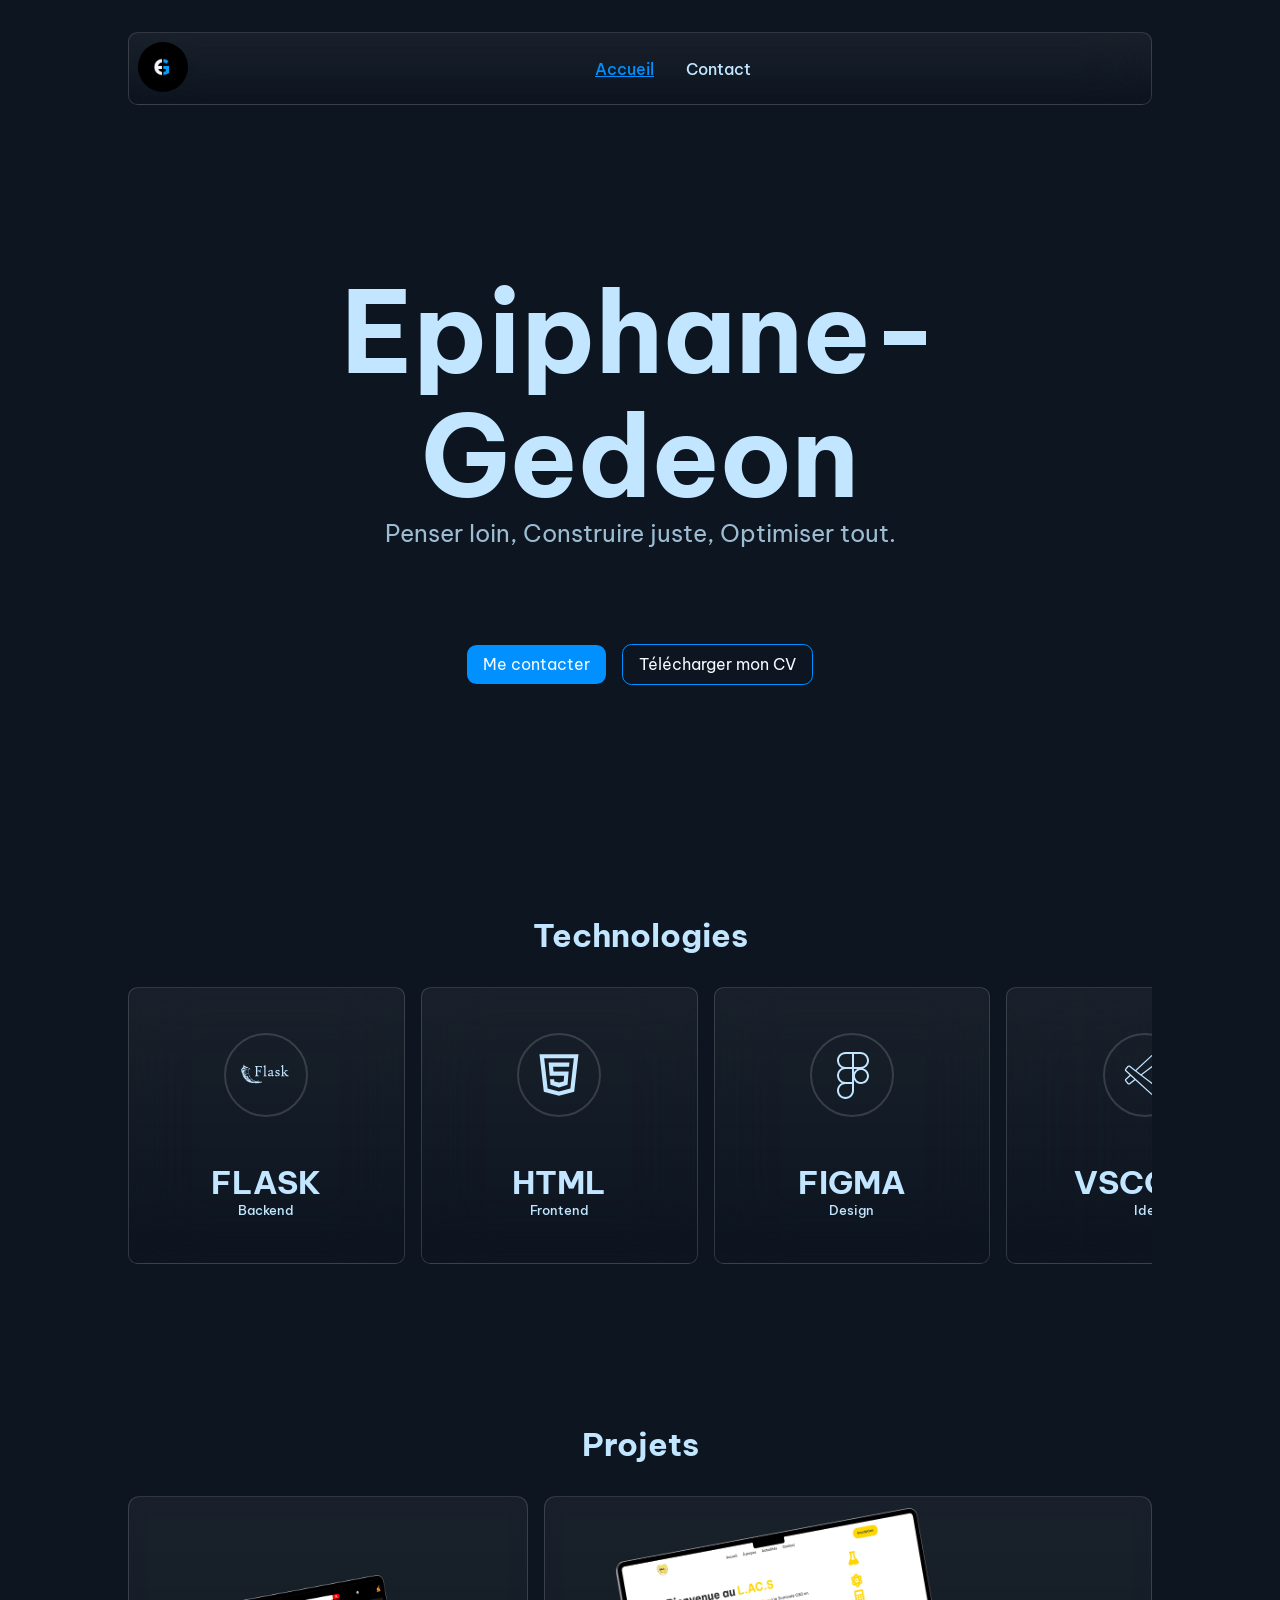
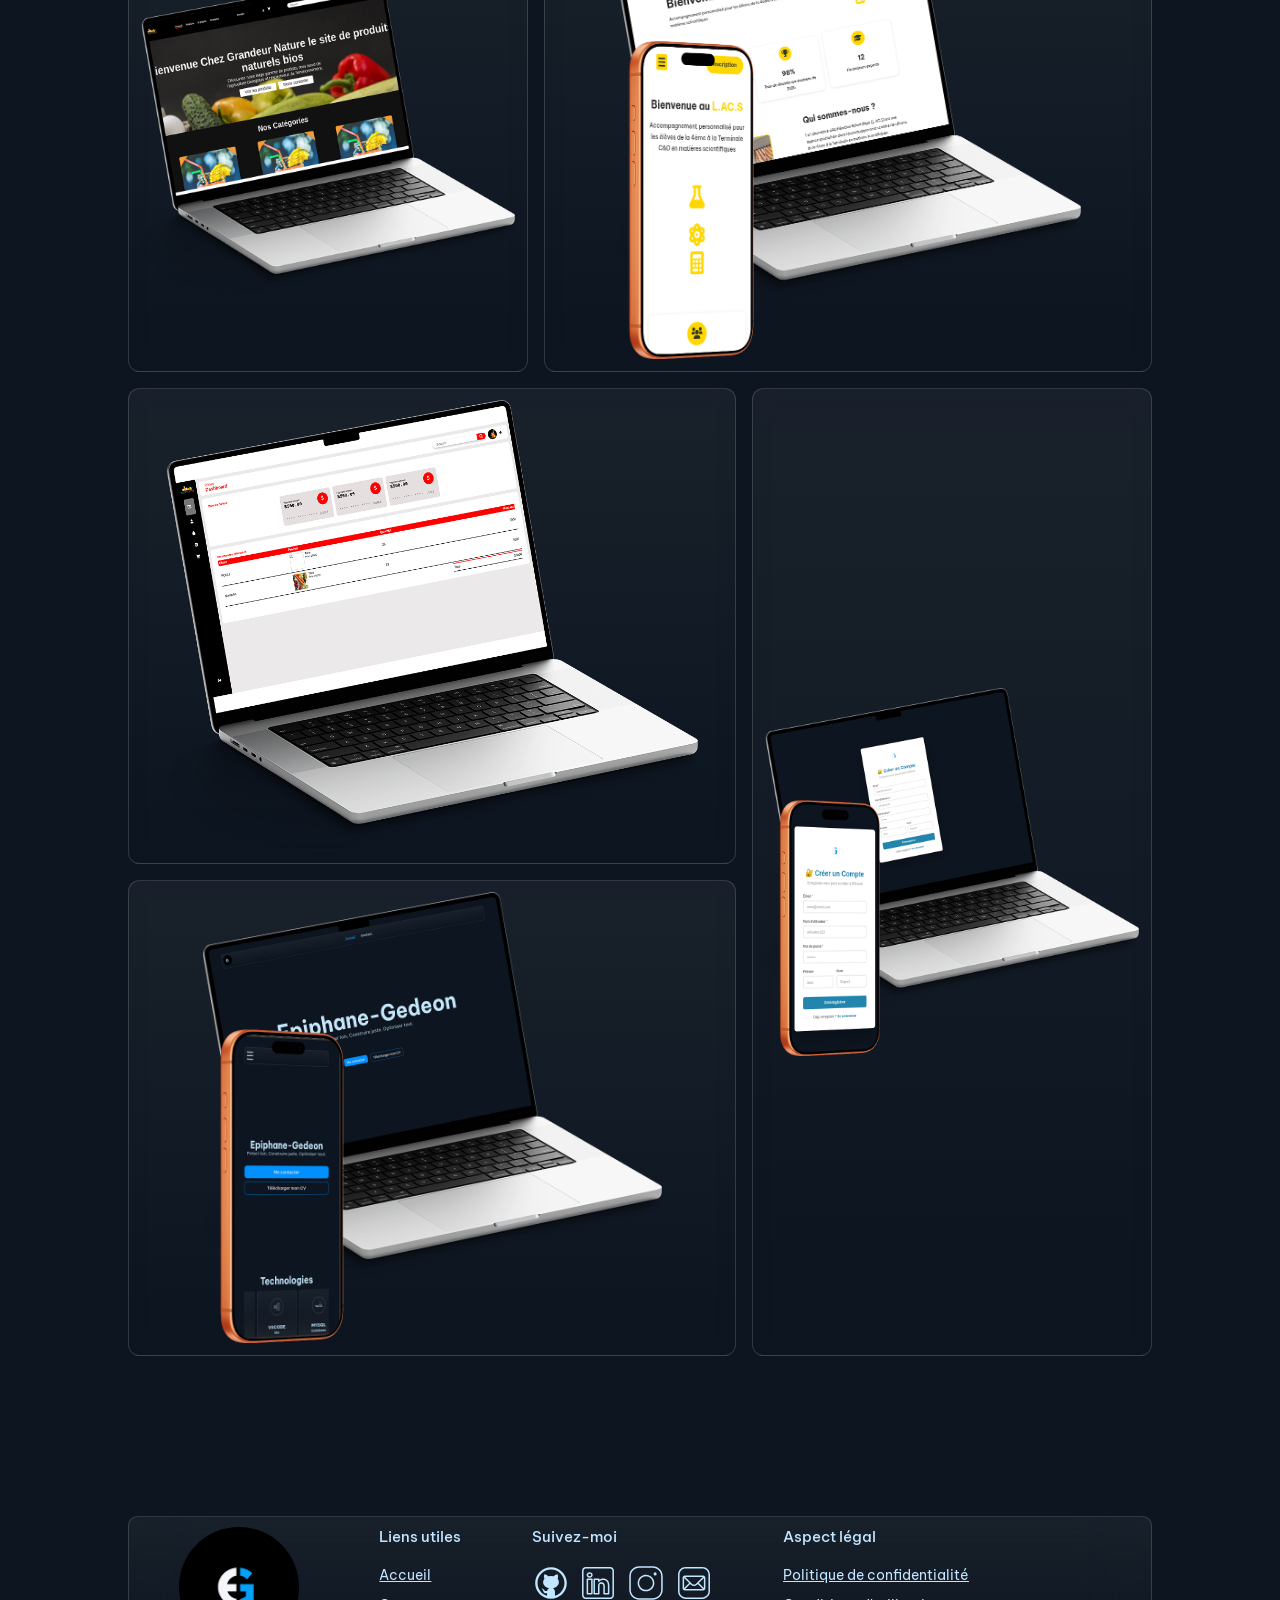
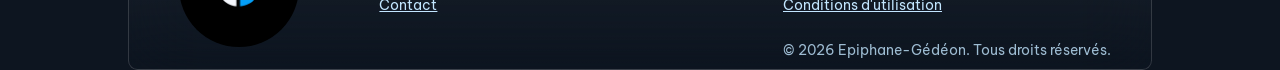
<file: index.html>
<!DOCTYPE html>
<html lang="fr">
<head>
    <meta charset="UTF-8">
    <meta name="viewport" content="width=device-width, initial-scale=1.0">
    <link rel="alternate" href="https://www.apple.com/fr/" hreflang="fr-FR">
    <link rel="alternate" href="https://www.apple.com/" hreflang="en-US">

    <!--Stylesheets-->
    <link rel="stylesheet" href="new-style.css">
    <link rel="stylesheet" href="Style/header.css">
    <link rel="stylesheet" href="Style/footer.css">
    <link rel="stylesheet" href="Style/index/hero.css">
    <link rel="stylesheet" href="Style/index/technos.css">
    <link rel="stylesheet" href="Style/index/projects.css">

    <link rel="icon" type="image/png" sizes="32x32" href="Images/favicon.png">
    <!--La police d'écriture-->
    <link rel="preconnect" href="https://fonts.googleapis.com">
    <link rel="preconnect" href="https://fonts.gstatic.com" crossorigin>
    <link href="https://fonts.googleapis.com/css2?family=Be+Vietnam+Pro:ital,wght@0,100;0,200;0,300;0,400;0,500;0,600;0,700;0,800;0,900;1,100;1,200;1,300;1,400;1,500;1,600;1,700;1,800;1,900&display=swap" rel="stylesheet">
    <title>Epiphane-Gédéon</title>

    <script src="script.js"></script>
</head>
<body>
    <header>
        <div class="logo">
            <a href=""><img src="Images/Ged.png", alt="Logo Epiphane-Gedeon"></a>
        </div>
        <div class="hamburger">
            <div class="line"></div>
            <div class="line"></div>
            <div class="line"></div>
        </div>
        <nav class = "navbar" >
            <div class="logo">
                <a href=""><img src="Images/Ged.png", alt="Logo Epiphane-Gedeon"></a>
            </div>
            <ul class="menu">
                <li class="active"><a href="index.html">Accueil</a></li>
                <!--li><a href="blog.html">Blog</a></li> 
                <li><a href="#projects">Projets</a></li-->
                <li><a href="contact.html">Contact</a></li>
                <!-- <li onclick="toggleDarkMode()" class="theme">
                    <svg class="icon" xmlns="http://www.w3.org/2000/svg"  viewBox="0 0 50 50" width="30px" height="30px"><path d="M 24.90625 3.96875 C 24.863281 3.976563 24.820313 3.988281 24.78125 4 C 24.316406 4.105469 23.988281 4.523438 24 5 L 24 11 C 23.996094 11.359375 24.183594 11.695313 24.496094 11.878906 C 24.808594 12.058594 25.191406 12.058594 25.503906 11.878906 C 25.816406 11.695313 26.003906 11.359375 26 11 L 26 5 C 26.011719 4.710938 25.894531 4.433594 25.6875 4.238281 C 25.476563 4.039063 25.191406 3.941406 24.90625 3.96875 Z M 10.65625 9.84375 C 10.28125 9.910156 9.980469 10.183594 9.875 10.546875 C 9.769531 10.914063 9.878906 11.304688 10.15625 11.5625 L 14.40625 15.8125 C 14.648438 16.109375 15.035156 16.246094 15.410156 16.160156 C 15.78125 16.074219 16.074219 15.78125 16.160156 15.410156 C 16.246094 15.035156 16.109375 14.648438 15.8125 14.40625 L 11.5625 10.15625 C 11.355469 9.933594 11.054688 9.820313 10.75 9.84375 C 10.71875 9.84375 10.6875 9.84375 10.65625 9.84375 Z M 39.03125 9.84375 C 38.804688 9.875 38.59375 9.988281 38.4375 10.15625 L 34.1875 14.40625 C 33.890625 14.648438 33.753906 15.035156 33.839844 15.410156 C 33.925781 15.78125 34.21875 16.074219 34.589844 16.160156 C 34.964844 16.246094 35.351563 16.109375 35.59375 15.8125 L 39.84375 11.5625 C 40.15625 11.265625 40.246094 10.800781 40.0625 10.410156 C 39.875 10.015625 39.460938 9.789063 39.03125 9.84375 Z M 24.90625 15 C 24.875 15.007813 24.84375 15.019531 24.8125 15.03125 C 24.75 15.035156 24.6875 15.046875 24.625 15.0625 C 24.613281 15.074219 24.605469 15.082031 24.59375 15.09375 C 19.289063 15.320313 15 19.640625 15 25 C 15 30.503906 19.496094 35 25 35 C 30.503906 35 35 30.503906 35 25 C 35 19.660156 30.746094 15.355469 25.46875 15.09375 C 25.433594 15.09375 25.410156 15.0625 25.375 15.0625 C 25.273438 15.023438 25.167969 15.003906 25.0625 15 C 25.042969 15 25.019531 15 25 15 C 24.96875 15 24.9375 15 24.90625 15 Z M 24.9375 17 C 24.957031 17 24.980469 17 25 17 C 25.03125 17 25.0625 17 25.09375 17 C 29.46875 17.050781 33 20.613281 33 25 C 33 29.421875 29.421875 33 25 33 C 20.582031 33 17 29.421875 17 25 C 17 20.601563 20.546875 17.035156 24.9375 17 Z M 4.71875 24 C 4.167969 24.078125 3.78125 24.589844 3.859375 25.140625 C 3.9375 25.691406 4.449219 26.078125 5 26 L 11 26 C 11.359375 26.003906 11.695313 25.816406 11.878906 25.503906 C 12.058594 25.191406 12.058594 24.808594 11.878906 24.496094 C 11.695313 24.183594 11.359375 23.996094 11 24 L 5 24 C 4.96875 24 4.9375 24 4.90625 24 C 4.875 24 4.84375 24 4.8125 24 C 4.78125 24 4.75 24 4.71875 24 Z M 38.71875 24 C 38.167969 24.078125 37.78125 24.589844 37.859375 25.140625 C 37.9375 25.691406 38.449219 26.078125 39 26 L 45 26 C 45.359375 26.003906 45.695313 25.816406 45.878906 25.503906 C 46.058594 25.191406 46.058594 24.808594 45.878906 24.496094 C 45.695313 24.183594 45.359375 23.996094 45 24 L 39 24 C 38.96875 24 38.9375 24 38.90625 24 C 38.875 24 38.84375 24 38.8125 24 C 38.78125 24 38.75 24 38.71875 24 Z M 15 33.875 C 14.773438 33.90625 14.5625 34.019531 14.40625 34.1875 L 10.15625 38.4375 C 9.859375 38.679688 9.722656 39.066406 9.808594 39.441406 C 9.894531 39.8125 10.1875 40.105469 10.558594 40.191406 C 10.933594 40.277344 11.320313 40.140625 11.5625 39.84375 L 15.8125 35.59375 C 16.109375 35.308594 16.199219 34.867188 16.039063 34.488281 C 15.882813 34.109375 15.503906 33.867188 15.09375 33.875 C 15.0625 33.875 15.03125 33.875 15 33.875 Z M 34.6875 33.875 C 34.3125 33.941406 34.011719 34.214844 33.90625 34.578125 C 33.800781 34.945313 33.910156 35.335938 34.1875 35.59375 L 38.4375 39.84375 C 38.679688 40.140625 39.066406 40.277344 39.441406 40.191406 C 39.8125 40.105469 40.105469 39.8125 40.191406 39.441406 C 40.277344 39.066406 40.140625 38.679688 39.84375 38.4375 L 35.59375 34.1875 C 35.40625 33.988281 35.148438 33.878906 34.875 33.875 C 34.84375 33.875 34.8125 33.875 34.78125 33.875 C 34.75 33.875 34.71875 33.875 34.6875 33.875 Z M 24.90625 37.96875 C 24.863281 37.976563 24.820313 37.988281 24.78125 38 C 24.316406 38.105469 23.988281 38.523438 24 39 L 24 45 C 23.996094 45.359375 24.183594 45.695313 24.496094 45.878906 C 24.808594 46.058594 25.191406 46.058594 25.503906 45.878906 C 25.816406 45.695313 26.003906 45.359375 26 45 L 26 39 C 26.011719 38.710938 25.894531 38.433594 25.6875 38.238281 C 25.476563 38.039063 25.191406 37.941406 24.90625 37.96875 Z"/></svg>
                </li> -->
            </ul>
        </nav>
        <div>
            <!-- <a href="" class="button-primary">Se connecter</a> -->
        </div>
    </header>
    <main>
        <section class="hero-banner">
            <div class="title">
                <h1>Epiphane-Gedeon</h1>
                <h2>Penser loin, Construire juste, Optimiser tout.</h2>
            </div>
            <div class="cta">
                <a href="./contact.html" class="button-primary">Me contacter</a>
                <a href="./Docs/CV.pdf" download="CV_POULI_Epiphane-Gedeon.pdf" class="button-secondary">Télécharger mon CV</a>
            </div>
        </section>

        <section class="technologies">
            <h1>Technologies</h1>
            <div class="technos">
                <div class="techno-card blur-element">
                    <div class="techno-icon">
                        <svg class="icon" xmlns="http://www.w3.org/2000/svg"  viewBox="0 0 50 50" width="60px" height="60px"><path d="M 2.609375 14.628906 C 2.194125 14.663781 1.8316094 14.997641 2.3496094 15.556641 C 3.3446094 16.118641 1.3683125 16.532203 1.9453125 16.908203 C 2.1293125 17.304203 1.9305781 17.745406 1.3925781 17.816406 C 0.60457812 17.884406 0.67926562 18.960484 1.4472656 18.396484 C 2.3042656 18.124484 1.5954062 18.504031 1.1914062 18.582031 C 0.28440625 18.846031 -0.33364063 19.752078 0.19335938 20.580078 C 0.69735938 21.720078 0.83165625 22.991734 1.2226562 24.177734 C 1.8696563 26.001734 2.8149688 27.737328 4.0429688 29.236328 C 4.6259687 30.086328 5.4782969 30.690313 6.2792969 31.320312 C 7.0672969 31.831312 7.9447969 32.342516 8.8417969 32.603516 C 10.434797 33.186516 12.144359 33.241047 13.818359 33.373047 C 14.838359 33.371047 15.862141 33.299141 16.869141 33.119141 C 17.775141 33.217141 18.427094 32.442563 19.246094 32.851562 C 19.742094 32.411563 20.464938 32.603203 20.960938 32.283203 C 21.327938 31.035203 19.700547 32.035781 19.185547 31.425781 C 18.625547 32.083781 18.155562 31.353594 17.476562 31.558594 C 16.320563 31.616594 17.564156 31.040719 17.535156 30.511719 C 16.922156 30.041719 16.229891 31.157031 15.837891 31.457031 C 14.869891 31.282031 13.911437 31.006891 13.023438 30.587891 C 12.011437 30.060891 11.018156 29.433922 10.285156 28.544922 C 9.5181563 27.636922 8.6703125 26.718734 8.3203125 25.552734 C 7.5803125 23.627734 7.6284531 21.543484 7.4394531 19.521484 C 7.5094531 18.152484 8.9550781 19.668828 9.5800781 19.173828 C 9.3660781 18.463828 8.2257031 18.239078 7.5957031 17.955078 C 6.9877031 17.913078 6.7661406 17.368219 6.1191406 17.324219 C 6.1501406 16.564219 4.9303281 16.982406 4.4863281 16.441406 C 4.9233281 15.313406 3.0385469 16.468187 3.1855469 15.492188 C 3.4925469 14.857687 3.024625 14.594031 2.609375 14.628906 z M 2.6152344 14.724609 C 2.7137969 14.700016 2.8271562 14.719797 2.9414062 14.810547 C 3.4834062 15.540547 1.9445156 14.726828 2.4785156 15.423828 C 2.1537656 15.271578 2.3195469 14.798391 2.6152344 14.724609 z M 41.914062 15.085938 C 41.847063 15.085938 41.671672 15.177281 41.388672 15.363281 C 41.038672 15.589281 40.669203 15.767484 40.283203 15.896484 C 40.041203 15.979484 39.921875 16.095141 39.921875 16.244141 C 39.921875 16.347141 40.005781 16.427375 40.175781 16.484375 C 40.536781 16.603375 40.773719 16.767516 40.886719 16.978516 C 40.969719 17.143516 41.011719 17.436375 41.011719 17.859375 L 41.011719 24.615234 C 41.011719 25.207234 40.868938 25.539328 40.585938 25.611328 C 40.270937 25.693328 40.113281 25.814609 40.113281 25.974609 C 40.113281 26.041609 40.118906 26.094859 40.128906 26.130859 C 40.153906 26.233859 40.321859 26.272094 40.630859 26.246094 C 41.857859 26.148094 42.729141 26.123922 43.244141 26.169922 C 43.409141 26.185922 43.509828 26.178391 43.548828 26.150391 C 43.587828 26.122391 43.607422 26.048687 43.607422 25.929688 C 43.607422 25.779687 43.486141 25.689203 43.244141 25.658203 C 42.852141 25.617203 42.602141 25.560281 42.494141 25.488281 C 42.340141 25.385281 42.256094 25.169844 42.246094 24.839844 C 42.236094 24.509844 42.232422 24.257031 42.232422 24.082031 C 42.232422 23.835031 42.353703 23.643766 42.595703 23.509766 C 42.811703 23.354766 42.962781 23.277344 43.050781 23.277344 C 43.122781 23.277344 43.182516 23.320344 43.228516 23.402344 C 43.795516 24.361344 44.486781 25.278297 45.300781 26.154297 C 45.423781 26.283297 45.630922 26.318719 45.919922 26.261719 C 46.502922 26.215719 46.972984 26.190547 47.333984 26.185547 C 47.575984 26.175547 47.697266 26.078437 47.697266 25.898438 C 47.697266 25.754437 47.668328 25.665812 47.611328 25.632812 C 47.554328 25.599812 47.408875 25.582031 47.171875 25.582031 C 46.852875 25.582031 46.508578 25.425328 46.142578 25.111328 C 45.570578 24.612328 44.962359 23.871578 44.318359 22.892578 C 44.143359 22.619578 44.056641 22.447 44.056641 22.375 C 44.056641 22.329 44.076188 22.290766 44.117188 22.259766 C 44.673188 21.703766 45.1975 21.313797 45.6875 21.091797 C 46.0385 20.926797 46.411594 20.835313 46.808594 20.820312 C 47.061594 20.805312 47.1875 20.710156 47.1875 20.535156 C 47.1875 20.349156 47.107266 20.253047 46.947266 20.248047 C 46.458266 20.248047 45.965703 20.245234 45.470703 20.240234 C 44.759703 20.235234 44.218656 20.20825 43.847656 20.15625 C 43.682656 20.13025 43.591172 20.208672 43.576172 20.388672 C 43.566172 20.568672 43.652031 20.668453 43.832031 20.689453 C 44.249031 20.746453 44.457031 20.843422 44.457031 20.982422 C 44.457031 21.059422 44.395484 21.163969 44.271484 21.292969 C 43.647484 21.833969 43.123312 22.270469 42.695312 22.605469 C 42.535313 22.739469 42.416844 22.806641 42.339844 22.806641 C 42.267844 22.806641 42.230469 22.739469 42.230469 22.605469 L 42.216797 17.767578 C 42.216797 17.133578 42.219609 16.627953 42.224609 16.251953 C 42.229609 15.705953 42.232422 15.450328 42.232422 15.486328 C 42.232422 15.218328 42.125062 15.085938 41.914062 15.085938 z M 24.267578 15.140625 C 24.185578 15.140625 23.988688 15.231969 23.679688 15.417969 C 23.303688 15.654969 22.939844 15.830359 22.589844 15.943359 C 22.357844 16.020359 22.242188 16.137969 22.242188 16.292969 C 22.242187 16.395969 22.322422 16.47425 22.482422 16.53125 C 22.786422 16.63925 22.998141 16.792281 23.119141 16.988281 C 23.240141 17.184281 23.302734 17.491203 23.302734 17.908203 L 23.302734 24.902344 C 23.302734 25.324344 23.161859 25.579062 22.880859 25.664062 C 22.599859 25.749063 22.460938 25.852563 22.460938 25.976562 C 22.460938 26.115562 22.484203 26.201422 22.533203 26.232422 C 22.582203 26.262422 22.712828 26.267094 22.923828 26.246094 C 23.975828 26.158094 24.855406 26.149797 25.566406 26.216797 C 25.798406 26.241797 25.914062 26.151312 25.914062 25.945312 C 25.914062 25.796312 25.799406 25.708594 25.566406 25.683594 C 25.190406 25.637594 24.924531 25.542391 24.769531 25.400391 C 24.614531 25.258391 24.537109 25.030797 24.537109 24.716797 L 24.507812 17.814453 C 24.501812 17.320453 24.506484 16.816641 24.521484 16.306641 C 24.542484 15.770641 24.552734 15.512203 24.552734 15.533203 C 24.552734 15.270203 24.458578 15.140625 24.267578 15.140625 z M 13.988281 15.953125 C 13.931281 15.963125 13.891234 16.017234 13.865234 16.115234 C 13.814234 16.275234 13.891656 16.401141 14.097656 16.494141 C 14.426656 16.644141 14.652437 16.811141 14.773438 16.994141 C 14.894438 17.177141 14.955078 17.439297 14.955078 17.779297 L 14.955078 24.396484 C 14.955078 25.226484 14.702266 25.669563 14.197266 25.726562 C 13.976266 25.747563 13.865234 25.823031 13.865234 25.957031 C 13.865234 26.169031 13.975266 26.259516 14.197266 26.228516 C 14.990266 26.120516 15.99775 26.116844 17.21875 26.214844 C 17.64075 26.250844 17.867438 26.183672 17.898438 26.013672 C 17.929437 25.818672 17.818406 25.707641 17.566406 25.681641 C 17.072406 25.619641 16.750563 25.549656 16.601562 25.472656 C 16.410562 25.379656 16.314453 25.203312 16.314453 24.945312 L 16.314453 21.46875 C 16.314453 21.40275 16.360125 21.367188 16.453125 21.367188 C 17.272125 21.367187 17.865516 21.389594 18.228516 21.433594 C 18.591516 21.477594 18.840609 21.822797 18.974609 22.466797 C 19.011609 22.636797 19.100141 22.712266 19.244141 22.697266 C 19.419141 22.687266 19.505 22.616422 19.5 22.482422 C 19.448 21.359422 19.494672 20.447094 19.638672 19.746094 C 19.664672 19.622094 19.589063 19.541859 19.414062 19.505859 C 19.208063 19.459859 19.088734 19.540094 19.052734 19.746094 C 18.995734 20.123094 18.937906 20.355313 18.878906 20.445312 C 18.819906 20.535312 18.703203 20.590328 18.533203 20.611328 C 17.662203 20.668328 16.998062 20.700078 16.539062 20.705078 C 16.390062 20.710078 16.316406 20.654156 16.316406 20.535156 L 16.316406 17.033203 C 16.316406 16.914203 16.340578 16.836781 16.392578 16.800781 C 16.475578 16.743781 16.651922 16.716797 16.919922 16.716797 C 18.089922 16.716797 18.819281 16.739156 19.113281 16.785156 C 19.386281 16.821156 19.606484 16.928516 19.771484 17.103516 C 19.911484 17.252516 20.057891 17.514625 20.212891 17.890625 C 20.268891 18.029625 20.369672 18.099609 20.513672 18.099609 C 20.657672 18.099609 20.728516 18.019375 20.728516 17.859375 C 20.748516 17.045375 20.802625 16.466094 20.890625 16.121094 C 20.895625 16.100094 20.898391 16.080687 20.900391 16.054688 C 20.900391 15.977687 20.727812 15.94775 20.382812 15.96875 C 19.346812 16.03075 18.117313 16.0625 16.695312 16.0625 C 15.489312 16.0625 14.723437 16.036375 14.398438 15.984375 C 14.176438 15.948375 14.040281 15.938125 13.988281 15.953125 z M 3.7910156 16.136719 C 3.9290156 16.165969 3.9766563 16.248328 3.5976562 16.298828 L 3.4453125 16.291016 C 3.4253125 16.131516 3.6530156 16.107469 3.7910156 16.136719 z M 3.6386719 16.669922 C 3.9126719 16.789922 4.4744063 16.845484 4.5664062 17.146484 C 4.0054062 16.854484 4.6780313 17.498328 4.2070312 17.486328 C 3.9530312 17.489328 3.4826719 16.943922 3.6386719 16.669922 z M 3.4980469 17.123047 C 4.1330469 17.606047 3.1441875 17.122781 2.7421875 17.425781 C 2.1091875 17.489781 3.4360469 17.069047 3.4980469 17.123047 z M 5.1757812 17.412109 C 5.2568125 17.434484 5.2567969 17.511125 5.1230469 17.671875 C 5.6150469 18.259875 5.2334375 18.061531 4.8984375 17.644531 C 5.1924375 17.847531 4.9656719 18.724094 4.5136719 18.121094 C 4.1936719 17.525094 3.9910781 17.927937 4.3300781 18.335938 C 3.9970781 17.708938 3.033125 17.976797 2.328125 18.216797 C 1.873125 18.166797 3.5105 17.828047 3.6875 17.748047 C 3.96125 17.753297 4.9326875 17.344984 5.1757812 17.412109 z M 7.1484375 18.076172 C 7.3495469 18.073578 7.5478906 18.081156 7.7441406 18.097656 C 8.0591406 18.464656 7.5056875 19.085953 6.9296875 19.126953 C 6.2296875 19.388953 5.5171875 19.453063 4.8671875 19.539062 C 4.0331875 19.434063 3.4343125 20.184297 2.5703125 20.279297 C 2.8003125 19.853297 2.3813594 20.132328 1.9433594 20.111328 C 2.1663594 20.971328 0.40035938 19.882781 1.4433594 19.675781 C 0.66135938 19.397781 0.65042188 20.2195 0.73242188 20.6875 L 0.6796875 20.6875 C -0.0363125 19.7655 0.76001562 19.389484 1.6660156 19.271484 C 1.4940156 19.696484 1.9134062 19.833156 2.3164062 19.910156 C 2.9694063 19.730156 1.8868594 19.614359 2.3808594 19.443359 C 2.6518594 19.393359 1.5168906 19.171922 2.4628906 19.044922 C 3.4328906 18.881922 4.3055781 18.500781 5.2675781 18.300781 C 5.9185781 18.171781 6.5451094 18.083953 7.1484375 18.076172 z M 6.9335938 18.294922 C 6.8479687 18.268297 6.648875 18.321844 6.546875 18.589844 C 6.620875 18.758844 6.6575781 18.540422 6.6425781 18.482422 C 6.9920781 18.428922 7.0192188 18.321547 6.9335938 18.294922 z M 4.9160156 18.654297 C 4.6361406 18.641422 4.177625 18.701984 4.015625 18.896484 C 4.221625 18.990484 4.4481406 18.636375 4.7441406 18.859375 C 5.2966406 18.754375 5.1958906 18.667172 4.9160156 18.654297 z M 8.9121094 18.705078 C 9.052002 18.682236 9.4851562 18.843984 9.3320312 19.115234 C 9.2270312 19.145234 9.2449687 18.986937 9.1679688 18.960938 C 8.8507188 18.799312 8.8281738 18.718783 8.9121094 18.705078 z M 3.4863281 19.080078 C 3.4131875 19.08 3.3546563 19.113125 3.3476562 19.203125 L 3.4882812 19.332031 C 4.0500312 19.377781 3.70575 19.080313 3.4863281 19.080078 z M 3.171875 19.337891 C 3.0675937 19.322656 2.9709687 19.380422 2.9179688 19.576172 C 3.0159688 19.552172 3.171625 19.608688 3.265625 19.679688 C 3.858125 20.084688 3.4847187 19.383594 3.171875 19.337891 z M 6.9824219 19.433594 C 7.5024453 19.33182 7.3507187 20.677922 7.1835938 21.091797 C 7.4985937 20.876797 7.4379375 22.090969 7.3359375 22.542969 C 7.5079375 22.311969 7.5787188 22.91675 7.3867188 23.34375 C 7.4027188 23.27375 7.8028125 23.21275 7.5078125 23.71875 C 7.2828125 23.22275 7.1850781 24.727734 7.3300781 24.052734 C 7.7270781 23.414734 7.6231406 24.018781 7.7441406 24.300781 C 7.8221406 24.885781 8.0831094 25.425359 8.1621094 25.943359 C 8.5291094 26.313359 8.0058125 26.0625 8.0078125 26.5625 C 8.1268125 26.4175 8.612375 26.766156 8.609375 27.285156 C 8.649375 26.462156 8.6966563 27.092641 9.0976562 27.306641 C 9.4326562 27.846641 9.6835938 28.351875 10.183594 28.796875 C 10.573594 29.247875 10.159125 28.931031 10.328125 29.207031 C 10.742125 29.941031 11.70125 30.366594 12.53125 30.558594 C 12.89525 31.032594 13.441641 31.504062 14.181641 31.289062 C 13.555641 31.675063 15.944719 31.780047 15.136719 31.998047 C 14.716719 32.226047 14.318203 31.851094 13.908203 31.871094 C 13.338203 31.675094 12.437172 31.074422 11.826172 31.482422 C 10.981172 32.011422 12.259219 30.892578 11.574219 31.392578 C 10.880219 32.225578 11.102781 30.874297 10.425781 31.279297 C 10.386781 31.150297 9.824 31.114719 10.25 30.886719 C 9.868 30.862719 10.106141 30.838203 10.244141 30.533203 C 10.080141 30.499203 9.1685469 30.531422 8.8105469 30.232422 C 8.3885469 29.683422 8.8842188 29.906328 9.3242188 29.986328 C 8.6182188 30.110328 9.5670625 30.516016 10.039062 30.291016 C 9.8270625 30.201016 9.5844375 29.742797 9.0234375 29.341797 C 8.2394375 28.869797 7.59425 28.644578 6.78125 28.267578 C 5.90125 27.745578 6.9782031 28.082422 7.2832031 28.357422 C 8.1612031 28.744422 7.8156406 27.814266 7.3066406 27.572266 C 6.7486406 27.595266 6.6052031 26.954234 6.1582031 26.990234 C 6.8642031 27.103234 7.3543594 26.807656 6.5683594 26.097656 C 5.8213594 25.225656 6.8803125 26.755594 6.4453125 26.558594 C 6.2473125 26.297594 6.3956719 25.922109 5.7636719 25.787109 C 5.7566719 26.028109 5.6770625 26.401531 5.5390625 25.894531 C 5.3630625 25.924531 5.1615781 26.117703 5.0175781 25.595703 C 5.1535781 25.002703 4.4303594 24.867281 4.3183594 24.488281 C 4.9433594 24.887281 5.2262031 24.572719 4.7832031 24.136719 C 4.4782031 23.603719 4.435625 24.021703 4.265625 24.095703 C 3.652625 24.721703 4.2095 23.015812 3.9375 23.507812 C 3.6635 23.499813 3.8211719 23.809359 3.8261719 24.193359 C 2.9301719 23.971359 4.0437344 24.664875 4.3027344 25.046875 C 3.8937344 24.618875 3.9630938 25.367719 3.6210938 25.011719 C 3.5050937 24.696719 3.4889219 24.199328 2.9199219 24.111328 C 3.5669219 23.887328 2.5350938 23.432203 2.6210938 23.408203 C 2.9910937 23.071203 3.038375 22.608031 3.484375 23.332031 C 2.919375 23.286031 3.4684219 24.264656 3.6074219 23.972656 C 3.5854219 23.471656 3.838375 22.945844 2.984375 22.714844 C 2.733375 23.052844 2.3007344 22.052672 2.8027344 22.263672 C 2.7367344 21.599672 3.5813437 21.991125 3.5273438 21.703125 C 3.9633438 21.512125 2.9995312 20.895437 3.5195312 20.648438 C 3.9175312 20.890438 4.9498594 20.267641 4.2558594 20.181641 C 4.6898594 20.177641 5.0379844 20.367734 5.0839844 19.927734 C 5.4349844 20.003734 6.3844844 20.306078 5.5214844 19.830078 C 5.7974844 19.693078 6.3807969 19.577266 6.7167969 19.572266 C 6.8204219 19.491641 6.9081328 19.448133 6.9824219 19.433594 z M 36.621094 19.992188 C 35.957094 19.992188 35.426297 20.140453 35.029297 20.439453 C 34.601297 20.749453 34.388672 21.181281 34.388672 21.738281 C 34.388672 22.191281 34.525828 22.552312 34.798828 22.820312 C 35.050828 23.072312 35.552687 23.366172 36.304688 23.701172 C 36.824688 23.928172 37.175469 24.126875 37.355469 24.296875 C 37.520469 24.446875 37.603516 24.631516 37.603516 24.853516 C 37.603516 25.358516 37.240672 25.611328 36.513672 25.611328 C 35.652672 25.611328 35.028578 25.274609 34.642578 24.599609 C 34.554578 24.450609 34.448219 24.383437 34.324219 24.398438 C 34.200219 24.408438 34.138672 24.549266 34.138672 24.822266 C 34.138672 25.456266 34.160172 25.810813 34.201172 25.882812 C 34.268172 25.959812 34.510734 26.043719 34.927734 26.136719 C 35.411734 26.239719 35.896859 26.292969 36.380859 26.292969 C 37.107859 26.292969 37.681562 26.130594 38.101562 25.808594 C 38.521563 25.486594 38.730469 25.053812 38.730469 24.507812 C 38.730469 24.013813 38.576531 23.619266 38.269531 23.322266 C 38.032531 23.096266 37.583828 22.839641 36.923828 22.556641 C 36.294828 22.283641 35.896563 22.082125 35.726562 21.953125 C 35.535562 21.803125 35.439453 21.604563 35.439453 21.351562 C 35.439453 20.898562 35.792047 20.671875 36.498047 20.671875 C 37.122047 20.671875 37.637922 21.002969 38.044922 21.667969 C 38.101922 21.760969 38.214766 21.789906 38.384766 21.753906 C 38.543766 21.712906 38.616563 21.658797 38.601562 21.591797 C 38.472563 21.045797 38.386703 20.628844 38.345703 20.339844 C 38.329703 20.241844 38.136625 20.158797 37.765625 20.091797 C 37.420625 20.025797 37.038094 19.992188 36.621094 19.992188 z M 30.1875 20.023438 C 29.5795 20.023438 28.947109 20.197969 28.287109 20.542969 C 27.658109 20.872969 27.34375 21.161203 27.34375 21.408203 C 27.34375 21.804203 27.555516 21.982406 27.978516 21.941406 C 28.349516 21.910406 28.634031 21.695828 28.832031 21.298828 C 29.030031 20.901828 29.240891 20.703125 29.462891 20.703125 C 30.240891 20.703125 30.613031 21.127656 30.582031 21.972656 L 30.568359 22.466797 C 30.563359 22.682797 30.385156 22.825578 30.035156 22.892578 C 27.994156 23.279578 26.974609 23.917594 26.974609 24.808594 C 26.974609 25.277594 27.1285 25.648875 27.4375 25.921875 C 27.7205 26.168875 28.073094 26.292969 28.496094 26.292969 C 28.944094 26.292969 29.390984 26.187562 29.833984 25.976562 C 30.276984 25.765563 30.522359 25.658203 30.568359 25.658203 C 30.630359 25.658203 30.737578 25.757125 30.892578 25.953125 C 31.046578 26.149125 31.224781 26.246094 31.425781 26.246094 C 31.662781 26.246094 31.979047 26.136969 32.373047 25.917969 C 32.767047 25.698969 32.964844 25.535734 32.964844 25.427734 C 32.964844 25.226734 32.889281 25.126 32.738281 25.125 C 32.712281 25.125 32.620937 25.138063 32.460938 25.164062 C 32.300938 25.190062 32.193719 25.203125 32.136719 25.203125 C 31.848719 25.203125 31.705938 25.036172 31.710938 24.701172 L 31.742188 21.515625 C 31.752188 20.520625 31.2335 20.023438 30.1875 20.023438 z M 6.9257812 20.259766 C 6.7942969 20.297453 6.5887187 20.996344 6.7304688 21.246094 C 7.0424688 21.743094 7.3546563 20.024563 7.0976562 20.601562 C 6.9596562 21.336562 6.8185781 21.029422 7.0175781 20.482422 C 7.0055781 20.306672 6.9696094 20.247203 6.9257812 20.259766 z M 2.5351562 20.910156 C 2.5848594 20.907924 2.6721406 20.911906 2.8066406 20.925781 C 3.5006406 20.901781 3.2778125 21.310891 2.8828125 21.337891 C 2.8738125 21.363891 2.5209687 21.25325 2.6679688 21.15625 C 3.6199688 21.277 2.1872344 20.925783 2.5351562 20.910156 z M 4.2832031 21.152344 C 4.3410781 21.282094 4.4392344 21.526266 4.3652344 21.634766 C 4.5602344 21.827766 5.2264062 22.171219 4.6914062 21.699219 C 5.0324062 21.631219 4.6463594 21.523328 4.4433594 21.361328 C 4.2078594 21.007828 4.2253281 21.022594 4.2832031 21.152344 z M 2.0195312 21.169922 C 2.1770313 21.163797 2.3387031 21.244641 2.0332031 21.431641 C 1.7087031 21.269141 1.8620313 21.176047 2.0195312 21.169922 z M 6.4589844 21.625 C 6.448875 21.610625 6.4435781 21.623359 6.4550781 21.693359 C 6.5728281 21.957359 6.4893125 21.668125 6.4589844 21.625 z M 4.09375 21.888672 C 4.18575 22.021672 4.4347812 21.962797 4.5507812 22.091797 C 5.5987812 22.525797 4.45675 21.810672 4.09375 21.888672 z M 3.9296875 21.970703 C 3.8781301 21.982421 3.8873906 22.050922 4.0019531 22.208984 C 4.0739531 22.371984 4.2475781 22.385828 4.3925781 22.423828 C 5.5170781 22.942203 4.1531028 21.919925 3.9296875 21.970703 z M 1.9941406 22.058594 C 2.1650156 22.086469 2.3705312 22.178578 2.1445312 22.267578 L 2.0527344 22.232422 C 1.6872344 22.065922 1.8232656 22.030719 1.9941406 22.058594 z M 3.5839844 22.195312 C 3.5327813 22.197984 3.5767031 22.274828 3.8144531 22.486328 L 3.96875 22.644531 C 4.74875 22.858281 3.7375937 22.187297 3.5839844 22.195312 z M 3.4785156 22.404297 C 3.43825 22.403031 3.8000625 22.789953 3.6328125 22.783203 C 3.0538125 22.360203 3.2901875 22.659375 3.6171875 22.984375 C 3.9721875 23.511375 4.2655 22.670453 3.6875 22.564453 C 3.55 22.448953 3.4919375 22.404719 3.4785156 22.404297 z M 5.9355469 22.955078 C 5.9281875 22.979219 5.9269063 23.060781 5.9414062 23.238281 C 6.0381563 23.326031 5.957625 22.882656 5.9355469 22.955078 z M 6.4472656 23 C 6.3225312 23.00075 6.2288594 23.885063 6.5371094 24.070312 C 6.6641094 24.435312 6.7997031 24.285094 6.8457031 23.871094 C 6.5477031 23.877094 6.9683594 23.222562 6.5683594 23.351562 C 6.5333594 23.096812 6.4888438 22.99975 6.4472656 23 z M 7.3085938 23.019531 C 7.2862187 22.969906 7.2323906 23.078406 7.2128906 23.441406 L 7.2128906 23.544922 C 7.3208906 23.276422 7.3309688 23.069156 7.3085938 23.019531 z M 1.46875 23.048828 C 1.5477813 23.029797 1.99825 23.942109 1.9375 24.193359 C 1.6615 24.097359 1.674875 23.6655 1.546875 23.4375 C 1.458125 23.16525 1.4424062 23.055172 1.46875 23.048828 z M 4.7597656 23.09375 C 4.6867656 23.29675 4.9147344 23.962453 5.0527344 24.189453 C 5.4047344 24.730453 5.2468125 23.893594 5.6328125 24.433594 C 5.4208125 23.959594 5.7325 24.217625 5.6875 24.015625 C 5.5895 23.811625 4.6402656 22.731875 5.0722656 23.546875 C 5.4632656 24.518875 4.8267656 23.42475 4.7597656 23.09375 z M 1.2832031 23.251953 C 1.388877 23.320068 1.6721094 23.780859 1.7246094 24.037109 C 2.1696094 24.573109 1.9940781 24.868391 2.4550781 25.525391 C 1.8620781 25.151391 1.7500469 24.258641 1.3730469 23.681641 C 1.2189219 23.311516 1.2197988 23.211084 1.2832031 23.251953 z M 30.371094 23.373047 C 30.421969 23.376922 30.462141 23.389656 30.494141 23.410156 C 30.559141 23.451156 30.588984 23.535062 30.583984 23.664062 L 30.568359 24.933594 C 30.568359 25.093594 30.408844 25.23075 30.089844 25.34375 C 29.816844 25.44175 29.550969 25.490234 29.292969 25.490234 C 28.648969 25.490234 28.326172 25.194562 28.326172 24.601562 C 28.326172 24.013563 28.947453 23.608719 30.189453 23.386719 C 30.258953 23.373719 30.320219 23.369172 30.371094 23.373047 z M 4.5566406 24.931641 C 4.7951875 25.006508 4.6510156 25.786703 5.0097656 25.892578 C 5.8107656 26.937578 4.4549531 25.923266 4.0019531 25.822266 C 4.0599531 25.819266 3.5998281 25.691484 3.7988281 25.646484 C 3.6538281 25.497484 3.3293125 24.956359 4.0703125 25.318359 C 4.6593125 25.613359 4.7087344 25.414313 4.4277344 24.945312 C 4.4799844 24.923188 4.5225625 24.920945 4.5566406 24.931641 z M 1.8535156 25.083984 C 1.8733438 24.984234 2.2812187 25.640313 2.3554688 25.914062 C 2.5794687 26.627062 3.2805625 27.037766 3.3515625 27.509766 C 4.1285625 27.957766 3.7298125 28.688531 4.3828125 28.894531 C 4.6728125 28.747531 4.7013594 29.774547 5.3183594 29.560547 C 4.9753594 29.721547 5.4627656 29.911938 5.6347656 30.210938 C 6.0237656 30.157937 6.8763438 31.067906 6.0273438 30.753906 C 5.6693438 30.677906 5.424875 30.3055 5.171875 30.0625 C 4.420875 29.5855 3.9334844 28.787437 3.5214844 28.023438 C 2.9904844 27.220438 2.3512812 26.417516 1.9882812 25.478516 C 1.8817813 25.234766 1.8469062 25.117234 1.8535156 25.083984 z M 7.8203125 25.6875 C 7.7807266 25.707779 7.7786563 25.826438 7.8945312 26.085938 L 7.9628906 26.197266 C 8.0572656 25.890391 7.8862891 25.653701 7.8203125 25.6875 z M 5.1191406 26.605469 C 5.3401406 26.653594 5.6726406 26.772328 5.8066406 26.798828 C 5.8436406 26.957828 5.0491406 26.933141 5.7441406 27.244141 C 5.3391406 27.233141 5.2169219 27.202641 5.7949219 27.556641 C 5.5679219 27.738641 6.2525781 27.88325 6.0175781 28.15625 C 6.7145781 28.70025 5.89175 28.294266 5.59375 28.072266 C 5.41775 27.950266 4.7005 27.707828 4.8125 27.548828 C 5.6585 27.992828 5.0272969 27.529375 4.6542969 27.234375 C 5.3362969 27.401375 4.1078125 26.72925 4.7578125 26.90625 C 4.9508125 26.95325 4.4655625 26.508031 5.1015625 26.832031 C 4.7885625 26.579031 4.8981406 26.557344 5.1191406 26.605469 z M 9.3613281 28.310547 C 9.2741875 28.279797 9.3604375 28.617062 9.5546875 28.820312 C 9.9686875 29.313312 9.6537656 28.540422 9.5097656 28.482422 C 9.4397656 28.372172 9.390375 28.320797 9.3613281 28.310547 z M 5.7089844 28.794922 C 5.9394844 28.797422 6.3163281 28.901391 6.5488281 29.025391 C 7.5688281 29.252391 6.3318281 29.525891 5.9238281 29.212891 L 5.7519531 29.175781 C 5.3954531 28.892781 5.4784844 28.792422 5.7089844 28.794922 z M 6.9277344 28.902344 C 7.0125684 28.884238 7.398125 29.042813 7.5625 29.195312 C 8.0515 29.261313 8.0536719 29.484703 7.5136719 29.345703 C 7.4176719 29.286703 7.2628906 29.290016 7.2128906 29.166016 C 6.9346406 28.988266 6.876834 28.913207 6.9277344 28.902344 z M 7.578125 28.910156 C 7.732375 28.907531 7.9849531 28.951359 8.0644531 29.068359 C 9.1354531 29.240359 7.9966875 29.315203 7.6796875 29.033203 C 7.3681875 28.961703 7.423875 28.912781 7.578125 28.910156 z M 7.578125 29.513672 C 7.6939063 29.488078 8.45 29.800219 7.90625 29.730469 L 7.7480469 29.679688 C 7.5722969 29.569438 7.5395312 29.522203 7.578125 29.513672 z M 11.181641 29.695312 C 11.215391 29.707172 11.249688 29.738078 11.273438 29.798828 C 10.992188 29.794328 11.080391 29.659734 11.181641 29.695312 z M 7.5820312 29.988281 C 7.8017344 30.009516 8.6469375 30.471266 7.8984375 30.259766 L 7.7832031 30.214844 L 7.6523438 30.154297 C 7.5040938 30.022547 7.5087969 29.981203 7.5820312 29.988281 z M 9.4003906 31.205078 C 9.5019219 31.188906 10.335703 31.264563 9.6269531 31.257812 C 9.4137031 31.225313 9.3665469 31.210469 9.4003906 31.205078 z M 7.1835938 31.328125 C 7.243625 31.341541 7.3387656 31.370875 7.4785156 31.421875 C 8.3735156 31.974875 9.4053281 32.267359 10.361328 32.693359 C 11.201328 32.803359 12.087063 33.025656 12.914062 32.847656 C 13.604062 33.192656 14.319719 32.758313 15.011719 33.070312 C 13.482719 33.368312 11.909719 33.042078 10.386719 32.830078 C 9.4267187 32.709078 8.5693594 32.310641 7.6933594 31.931641 C 7.5663594 31.871641 7.4462187 31.796563 7.3242188 31.726562 C 6.7222187 31.392563 6.7968125 31.324344 7.3828125 31.652344 C 7.5898125 31.817344 9.058375 32.418484 8.359375 32.021484 C 8.095125 31.955859 6.763375 31.234213 7.1835938 31.328125 z M 12.75 31.59375 C 12.8185 31.63775 12.820859 31.781391 12.818359 31.962891 C 12.358359 32.470891 12.632656 31.75525 12.347656 32.03125 C 12.084656 32.24125 12.147063 31.906172 12.289062 31.826172 C 12.546563 31.605672 12.6815 31.54975 12.75 31.59375 z M 16.583984 31.755859 C 16.994609 31.791234 17.464328 31.886078 17.736328 31.892578 C 17.571328 32.239578 16.551516 31.920719 16.103516 32.011719 L 15.910156 32 L 15.791016 31.980469 C 15.822516 31.744469 16.173359 31.720484 16.583984 31.755859 z M 20.115234 31.867188 C 21.177234 31.866187 20.185266 32.021531 19.697266 32.019531 C 19.143266 31.889531 19.948234 31.893187 20.115234 31.867188 z M 13.71875 32.005859 C 13.80375 31.996234 13.832797 32.06325 13.591797 32.21875 L 13.503906 32.246094 C 13.491906 32.100094 13.63375 32.015484 13.71875 32.005859 z M 13.314453 32.068359 C 13.330078 32.092516 13.295156 32.161687 13.160156 32.304688 C 12.767156 32.330187 13.267578 31.995891 13.314453 32.068359 z M 9.4824219 32.177734 C 9.5783281 32.153641 10.611391 32.451578 10.744141 32.423828 C 11.797141 32.814828 10.115578 32.551031 9.7675781 32.332031 C 9.5233281 32.228781 9.4504531 32.185766 9.4824219 32.177734 z M 14.570312 32.228516 C 14.572594 32.25475 14.517781 32.316234 14.363281 32.427734 L 14.234375 32.511719 C 14.051375 32.384969 14.563469 32.149813 14.570312 32.228516 z"/></svg>
                    </div>
                    <div class="techno-text">
                        <h3>FLASK</h3>
                        <p>Backend</p>
                    </div>
                </div>
                <div class="techno-card blur-element">
                    <div class="techno-icon">
                        <svg class="icon" xmlns="http://www.w3.org/2000/svg"  viewBox="0 0 24 24" width="48px" height="48px"><path d="M 2.6289062 2 L 4.7109375 20 L 11.998047 22 L 19.287109 20 L 21.369141 2 L 2.6289062 2 z M 4.8710938 4 L 19.126953 4 L 17.457031 18.429688 L 12 19.925781 L 6.5429688 18.429688 L 4.8710938 4 z M 7.0078125 6 L 7.5449219 12.337891 L 14.480469 12.337891 L 14.244141 15.091797 L 12.023438 15.591797 L 9.7617188 15.09375 L 9.6757812 14.074219 L 7.6933594 14.074219 L 7.9140625 16.697266 L 11.960938 17.986328 L 12.001953 18 L 16.09375 16.697266 L 16.640625 10.261719 L 9.3515625 10.261719 L 9.1699219 8.0820312 L 16.824219 8.0820312 L 17.003906 6 L 7.0078125 6 z"/></svg>
                    </div>
                    <div class="techno-text">
                        <h3>HTML</h3>
                        <p>Frontend</p>
                    </div>
                </div>
                <div class="techno-card blur-element">
                    <div class="techno-icon">
                        <svg class="icon" xmlns="http://www.w3.org/2000/svg"  viewBox="0 0 50 50" width="50px" height="50px"><path d="M 18.5 2 C 13.81752 2 10 5.8175204 10 10.5 C 10 13.800292 11.949927 16.592855 14.708984 18 C 11.949927 19.407145 10 22.199708 10 25.5 C 10 28.800292 11.949927 31.592855 14.708984 33 C 11.949927 34.407145 10 37.199708 10 40.5 C 10 45.18248 13.81752 49 18.5 49 C 23.18248 49 27 45.18248 27 40.5 L 27 33 L 27 29.65625 C 28.341367 32.201717 30.932066 34 34 34 C 38.406436 34 42 30.406432 42 26 C 42 22.378246 39.526173 19.428685 36.214844 18.449219 C 39.553558 17.301707 42 14.220224 42 10.5 C 42 5.8175204 38.18248 2 33.5 2 L 26 2 L 18.5 2 z M 18.5 4 L 25 4 L 25 17 L 18.5 17 C 14.89848 17 12 14.10152 12 10.5 C 12 6.8984796 14.89848 4 18.5 4 z M 27 4 L 33.5 4 C 37.10152 4 40 6.8984796 40 10.5 C 40 14.10152 37.10152 17 33.5 17 L 27 17 L 27 4 z M 18.5 19 L 25 19 L 25 32 L 18.5 32 C 14.89848 32 12 29.10152 12 25.5 C 12 21.89848 14.89848 19 18.5 19 z M 27 19 L 30.34375 19 C 28.908839 19.756146 27.756146 20.908838 27 22.34375 L 27 19 z M 34 20 C 37.325556 20 40 22.674446 40 26 C 40 29.325554 37.325556 32 34 32 C 30.674444 32 28 29.325554 28 26 C 28 22.674446 30.674444 20 34 20 z M 18.5 34 L 25 34 L 25 40.5 C 25 44.10152 22.10152 47 18.5 47 C 14.89848 47 12 44.10152 12 40.5 C 12 36.89848 14.89848 34 18.5 34 z"/></svg>
                    </div>
                    <div class="techno-text">
                        <h3>FIGMA</h3>
                        <p>Design</p>
                    </div>
                </div>
                <div class="techno-card blur-element">
                    <div class="techno-icon">
                        <svg class="icon" xmlns="http://www.w3.org/2000/svg"  viewBox="0 0 80 80" width="50px" height="50px"><path d="M 52.564453 7.6464844 C 52.361652 7.6419938 52.15974 7.6537058 51.958984 7.6796875 C 51.155963 7.7836143 50.384238 8.1298216 49.761719 8.703125 L 24.595703 31.890625 L 16.113281 25.365234 A 1.0001 1.0001 0 0 0 16.113281 25.363281 C 14.856958 24.397567 13.037439 24.586513 12.005859 25.791016 L 8.4882812 29.892578 C 7.4476828 31.106113 7.552215 32.95152 8.7207031 34.041016 A 1.0001 1.0001 0 0 0 8.7304688 34.048828 L 15.386719 40.095703 L 8.8046875 45.947266 C 7.5902906 47.026067 7.4616789 48.908914 8.5195312 50.142578 L 12.005859 54.208984 C 13.037439 55.413487 14.856958 55.602433 16.113281 54.636719 L 24.388672 48.273438 L 49.767578 71.326172 C 51.012865 72.457041 52.841907 72.686742 54.328125 71.900391 L 67.871094 64.730469 C 69.17869 64.038055 69.998047 62.674749 69.998047 61.195312 L 69.998047 18.806641 C 69.998047 17.327204 69.17869 15.963898 67.871094 15.271484 L 54.34375 8.109375 C 53.782992 7.8125326 53.172857 7.659956 52.564453 7.6464844 z M 52.214844 9.6601562 C 52.615322 9.6083332 53.03188 9.6777432 53.408203 9.8769531 L 66.935547 17.039062 C 67.591951 17.38665 67.998047 18.064077 67.998047 18.806641 L 67.998047 61.195312 C 67.998047 61.937877 67.591951 62.615304 66.935547 62.962891 L 53.392578 70.132812 C 52.645599 70.528036 51.739922 70.413246 51.113281 69.845703 L 51.111328 69.84375 L 10.082031 32.574219 C 9.6858156 32.201506 9.653449 31.608569 10.007812 31.195312 L 13.523438 27.091797 A 1.0001 1.0001 0 0 0 13.525391 27.091797 C 13.877367 26.680819 14.463047 26.620333 14.892578 26.949219 L 23.916016 33.890625 A 1.0001 1.0001 0 0 0 23.919922 33.894531 A 1.0001 1.0001 0 0 0 24.167969 34.083984 L 32.761719 40.695312 A 1.0001 1.0001 0 0 0 33.009766 40.886719 A 1.0001 1.0001 0 0 0 33.015625 40.888672 L 52.390625 55.792969 A 1.0001 1.0001 0 0 0 54 55 L 54 25 A 1.0001 1.0001 0 0 0 52.390625 24.207031 L 33.5 38.738281 L 26.205078 33.126953 L 51.117188 10.173828 C 51.430667 9.8851317 51.814365 9.7119795 52.214844 9.6601562 z M 53 12 C 52.45 12 52 12.440234 52 12.990234 C 52 13.550234 52.45 14 53 14 C 53.55 14 54 13.550234 54 12.990234 C 54 12.440234 53.55 12 53 12 z M 53 16 C 52.45 16 52 16.45 52 17 C 52 17.551 52.45 18 53 18 C 53.55 18 54 17.551 54 17 C 54 16.45 53.55 16 53 16 z M 53 20 C 52.45 20 52 20.438281 52 20.988281 C 52 21.549281 52.45 22 53 22 C 53.55 22 54 21.549281 54 20.988281 C 54 20.438281 53.55 20 53 20 z M 52 27.03125 L 52 52.96875 L 35.140625 40 L 52 27.03125 z M 16.876953 41.449219 L 22.884766 46.90625 L 14.892578 53.050781 C 14.463047 53.379667 13.877367 53.319181 13.525391 52.908203 A 1.0001 1.0001 0 0 0 13.523438 52.908203 L 10.037109 48.839844 C 9.6749622 48.417508 9.7172129 47.812558 10.132812 47.443359 L 16.876953 41.449219 z M 53 58 C 52.45 58 52 58.440234 52 58.990234 C 52 59.550234 52.45 60 53 60 C 53.55 60 54 59.550234 54 58.990234 C 54 58.440234 53.55 58 53 58 z M 53 62 C 52.45 62 52 62.45 52 63 C 52 63.551 52.45 64 53 64 C 53.55 64 54 63.551 54 63 C 54 62.45 53.55 62 53 62 z M 53 66 C 52.45 66 52 66.438281 52 66.988281 C 52 67.549281 52.45 68 53 68 C 53.55 68 54 67.549281 54 66.988281 C 54 66.438281 53.55 66 53 66 z"/></svg>
                    </div>
                    <div class="techno-text">
                        <h3>VSCODE</h3>
                        <p>Ide</p>
                    </div>
                </div>
                <div class="techno-card blur-element">
                    <div class="techno-icon">
                        <svg class="icon" xmlns="http://www.w3.org/2000/svg"  viewBox="0 0 50 50"><path d="M 31.167969 8 C 30.699219 7.988281 30.289063 8.167969 30.078125 8.6875 C 29.71875 9.558594 30.613281 10.410156 30.933594 10.855469 C 31.15625 11.164063 31.445313 11.511719 31.605469 11.859375 C 31.710938 12.089844 31.726563 12.320313 31.816406 12.5625 C 32.039063 13.160156 32.394531 13.839844 32.679688 14.394531 C 32.824219 14.675781 32.984375 14.96875 33.167969 15.21875 C 33.28125 15.371094 33.472656 15.441406 33.503906 15.675781 C 33.316406 15.941406 33.304688 16.351563 33.199219 16.6875 C 32.722656 18.191406 32.902344 20.0625 33.59375 21.171875 C 33.808594 21.515625 34.3125 22.246094 35 21.96875 C 35.601563 21.722656 35.46875 20.960938 35.640625 20.285156 C 35.679688 20.136719 35.65625 20.023438 35.734375 19.921875 L 35.734375 19.953125 C 35.914063 20.320313 36.097656 20.6875 36.28125 21.050781 C 36.691406 21.707031 37.414063 22.390625 38.023438 22.855469 C 38.339844 23.09375 38.589844 23.507813 39 23.648438 L 39 23.617188 L 38.96875 23.617188 C 38.890625 23.492188 38.765625 23.441406 38.664063 23.34375 C 38.425781 23.109375 38.160156 22.816406 37.964844 22.546875 C 37.40625 21.792969 36.914063 20.964844 36.46875 20.105469 C 36.253906 19.695313 36.066406 19.242188 35.886719 18.824219 C 35.816406 18.660156 35.816406 18.417969 35.671875 18.332031 C 35.472656 18.640625 35.183594 18.886719 35.03125 19.25 C 34.789063 19.828125 34.753906 20.535156 34.664063 21.265625 C 34.609375 21.285156 34.632813 21.269531 34.605469 21.296875 C 34.179688 21.191406 34.027344 20.753906 33.871094 20.378906 C 33.472656 19.429688 33.394531 17.898438 33.75 16.808594 C 33.839844 16.523438 34.25 15.632813 34.085938 15.371094 C 34.007813 15.109375 33.742188 14.960938 33.597656 14.761719 C 33.414063 14.515625 33.234375 14.191406 33.109375 13.90625 C 32.78125 13.164063 32.472656 12.304688 32.125 11.554688 C 31.960938 11.195313 31.683594 10.835938 31.453125 10.515625 C 31.199219 10.164063 30.917969 9.90625 30.71875 9.476563 C 30.652344 9.328125 30.554688 9.085938 30.660156 8.929688 C 30.691406 8.824219 30.738281 8.78125 30.84375 8.746094 C 31.019531 8.609375 31.511719 8.789063 31.699219 8.867188 C 32.1875 9.070313 32.597656 9.265625 33.011719 9.539063 C 33.210938 9.671875 33.410156 9.925781 33.652344 10 L 33.925781 10 C 34.359375 10.097656 34.839844 10.027344 35.238281 10.152344 C 35.949219 10.367188 36.585938 10.703125 37.160156 11.066406 C 38.921875 12.175781 40.363281 13.757813 41.34375 15.644531 C 41.503906 15.949219 41.574219 16.242188 41.714844 16.5625 C 41.992188 17.210938 42.347656 17.882813 42.628906 18.515625 C 42.90625 19.152344 43.179688 19.789063 43.574219 20.316406 C 43.78125 20.59375 44.585938 20.746094 44.949219 20.898438 C 45.203125 21.007813 45.625 21.121094 45.863281 21.265625 C 46.328125 21.542969 46.773438 21.875 47.207031 22.183594 C 47.425781 22.335938 48.089844 22.667969 48.125 22.945313 C 47.050781 22.917969 46.230469 23.015625 45.53125 23.3125 C 45.332031 23.398438 45.011719 23.398438 44.980469 23.648438 C 45.085938 23.761719 45.105469 23.933594 45.191406 24.074219 C 45.359375 24.34375 45.640625 24.707031 45.894531 24.898438 C 46.171875 25.105469 46.453125 25.328125 46.75 25.511719 C 47.273438 25.828125 47.859375 26.011719 48.367188 26.332031 C 48.664063 26.523438 48.964844 26.761719 49.253906 26.972656 C 49.398438 27.082031 49.492188 27.246094 49.679688 27.3125 L 49.679688 27.28125 C 49.582031 27.15625 49.558594 26.984375 49.46875 26.855469 L 49.066406 26.453125 C 48.679688 25.941406 48.1875 25.488281 47.664063 25.113281 C 47.246094 24.8125 46.3125 24.40625 46.140625 23.921875 L 46.109375 23.890625 C 46.402344 23.859375 46.75 23.75 47.023438 23.675781 C 47.484375 23.554688 47.890625 23.585938 48.363281 23.464844 C 48.578125 23.402344 48.792969 23.339844 49.007813 23.28125 L 49.007813 23.15625 C 48.769531 22.914063 48.597656 22.585938 48.335938 22.363281 C 47.652344 21.78125 46.90625 21.199219 46.136719 20.714844 C 45.710938 20.445313 45.183594 20.269531 44.734375 20.042969 C 44.582031 19.964844 44.316406 19.925781 44.214844 19.796875 C 43.976563 19.496094 43.847656 19.113281 43.664063 18.761719 C 43.28125 18.023438 42.90625 17.21875 42.566406 16.441406 C 42.335938 15.914063 42.183594 15.390625 41.894531 14.914063 C 40.507813 12.636719 39.015625 11.257813 36.703125 9.90625 C 36.210938 9.617188 35.621094 9.507813 34.996094 9.359375 C 34.65625 9.335938 34.324219 9.316406 33.984375 9.296875 C 33.78125 9.210938 33.566406 8.960938 33.375 8.835938 C 32.894531 8.535156 31.949219 8.011719 31.167969 8 Z M 34.476563 11.3125 C 34.253906 11.308594 34.09375 11.339844 33.925781 11.375 L 33.925781 11.40625 L 33.957031 11.40625 C 34.0625 11.625 34.253906 11.765625 34.386719 11.953125 C 34.488281 12.167969 34.585938 12.382813 34.6875 12.597656 L 34.71875 12.566406 C 34.90625 12.433594 34.996094 12.21875 34.996094 11.894531 C 34.917969 11.816406 34.90625 11.714844 34.84375 11.621094 C 34.753906 11.492188 34.585938 11.421875 34.476563 11.3125 Z M 1.867188 23.996094 C 1.566406 24.007813 1.238281 24.066406 0.882813 24.179688 C 0.289063 24.359375 -0.00390625 24.714844 -0.00390625 25.4375 L -0.00390625 33 L 2 33 L 2 25.621094 L 4.777344 31.929688 C 5.121094 32.714844 5.589844 32.996094 6.507813 32.996094 C 7.429688 32.996094 7.878906 32.714844 8.222656 31.929688 L 11 25.78125 L 11 33 L 13 33 L 13 25.4375 C 13 24.714844 12.710938 24.359375 12.113281 24.179688 C 10.691406 23.730469 9.734375 24.117188 9.304688 25.089844 L 6.453125 31.503906 L 3.695313 25.089844 C 3.382813 24.359375 2.757813 23.960938 1.867188 23.996094 Z M 26.246094 24 C 25.457031 24 23 24.09375 23 26 L 23 27.234375 C 23 28.109375 23.769531 28.824219 25.4375 29 C 25.625 29.011719 25.8125 29.027344 26 29.027344 C 26 29.027344 27.945313 28.988281 28 29 C 29.125 29 29 29.875 29 30 L 29 31 C 29 31.136719 28.96875 32 27.988281 32 L 23 32 L 23 33 L 28.007813 33 C 28.664063 33 29.300781 32.863281 29.808594 32.625 C 30.652344 32.238281 31 31.714844 31 31.027344 L 31 29.597656 C 31 28.0625 29.09375 28 28 28 L 26 28 C 25.214844 28 25.09375 27.523438 25 27 L 25 26 C 25.09375 25.601563 25.269531 25.0625 25.964844 25 L 31 25 L 31 24 Z M 33.980469 24 C 32.503906 24.203125 31.984375 24.9375 31.984375 26 L 31.984375 31 C 31.984375 31.972656 32.527344 32.558594 33.644531 32.863281 C 34.019531 32.96875 34.359375 33.011719 34.679688 33.011719 L 36.90625 33 L 38.214844 33 L 39.328125 34 L 41.578125 34 L 40.03125 32.605469 C 40.757813 32.304688 40.984375 31.84375 40.984375 30.980469 L 40.984375 26 C 40.984375 24.9375 40.292969 24.203125 38.816406 24 Z M 42 24 L 42 30.957031 C 42 32.164063 42.683594 32.84375 44.492188 32.980469 C 44.660156 32.988281 44.832031 33 45 33 L 50 33 L 50 32 L 45.378906 32 C 44.347656 32 44 31.566406 44 30.949219 L 44 24 Z M 35.171875 25 L 37.746094 25 C 38.425781 25 38.882813 25.546875 38.984375 26 C 38.984375 26 39 30.65625 39 31 C 39 31.34375 38.808594 31.5 38.808594 31.5 L 38.265625 31 L 36 31 L 37.113281 32 L 35.171875 32 C 34.476563 32 34.085938 31.484375 33.984375 31 L 33.984375 26.101563 C 33.984375 25.570313 34.390625 25 35.171875 25 Z M 14 27 C 14.039063 27.039063 14 31.261719 14 31.34375 C 14.015625 32.21875 15.125 32.984375 16.863281 33 L 20 33 L 20 33.066406 C 20 33.253906 20.136719 33.878906 19 34 C 18.988281 34 14.011719 34 14 34 L 14 35 L 19.214844 35 C 20.097656 34.972656 22.011719 34.773438 22 33.242188 C 22 33.214844 22.007813 27 22 27 L 20 27 L 20 32 C 19.96875 32 17.523438 32.007813 17.03125 32 C 16.066406 31.984375 15.984375 31.433594 16 31.222656 L 16 27 Z"/></svg>
                    </div>
                    <div class="techno-text">
                        <h3>MYSQL</h3>
                        <p>Database</p>
                    </div>
                </div>
            </div>
        </section>
        <section class="projects">
            <h1>Projets</h1>
            <div class="bento">
                <div class="card l-2 h-2 blur-element">
                    <img src="Images/projects/GrandeurNature.png" alt="Grandeur Nature">
                    <div class="overlay">
                        <div class="overlay-content">
                            <h3>Grandeur Nature</h3>
                            <a href="https://github.com/epiphane-gedeon/APB_Flask" class="button-primary" target="_blank">
                                <svg class="icon" xmlns="http://www.w3.org/2000/svg"  viewBox="0 0 48 48"><path d="M 24 4 C 12.972066 4 4 12.972074 4 24 C 4 35.027926 12.972066 44 24 44 C 35.027934 44 44 35.027926 44 24 C 44 12.972074 35.027934 4 24 4 z M 24 7 C 33.406615 7 41 14.593391 41 24 C 41 31.66536 35.956939 38.122519 29 40.251953 L 29 35.136719 C 29 33.226635 27.899316 31.588619 26.308594 30.773438 A 10 8 0 0 0 32.4375 18.720703 C 32.881044 17.355414 33.376523 14.960672 32.199219 13.076172 C 29.929345 13.076172 28.464667 14.632086 27.765625 15.599609 A 10 8 0 0 0 24 15 A 10 8 0 0 0 20.230469 15.59375 C 19.529731 14.625773 18.066226 13.076172 15.800781 13.076172 C 14.449711 15.238817 15.28492 17.564557 15.732422 18.513672 A 10 8 0 0 0 21.681641 30.779297 C 20.3755 31.452483 19.397283 32.674042 19.097656 34.15625 L 17.783203 34.15625 C 16.486203 34.15625 15.98225 33.629234 15.28125 32.740234 C 14.58925 31.851234 13.845172 31.253859 12.951172 31.005859 C 12.469172 30.954859 12.144453 31.321484 12.564453 31.646484 C 13.983453 32.612484 14.081391 34.193516 14.650391 35.228516 C 15.168391 36.160516 16.229687 37 17.429688 37 L 19 37 L 19 40.251953 C 12.043061 38.122519 7 31.66536 7 24 C 7 14.593391 14.593385 7 24 7 z"/></svg>
                            </a>
                        </div>
                    </div>
                </div>
                <div class="card l-3 h-2 blur-element">
                    <img src="Images/projects/mockup1.png" alt="LACS">
                    <div class="overlay">
                        <div class="overlay-content">
                            <h3>L.AC.S</h3>
                            <a href="https://github.com/epiphane-gedeon/lacs/tree/main/Landing" class="button-primary" target="_blank">
                                <svg class="icon" xmlns="http://www.w3.org/2000/svg"  viewBox="0 0 48 48"><path d="M 24 4 C 12.972066 4 4 12.972074 4 24 C 4 35.027926 12.972066 44 24 44 C 35.027934 44 44 35.027926 44 24 C 44 12.972074 35.027934 4 24 4 z M 24 7 C 33.406615 7 41 14.593391 41 24 C 41 31.66536 35.956939 38.122519 29 40.251953 L 29 35.136719 C 29 33.226635 27.899316 31.588619 26.308594 30.773438 A 10 8 0 0 0 32.4375 18.720703 C 32.881044 17.355414 33.376523 14.960672 32.199219 13.076172 C 29.929345 13.076172 28.464667 14.632086 27.765625 15.599609 A 10 8 0 0 0 24 15 A 10 8 0 0 0 20.230469 15.59375 C 19.529731 14.625773 18.066226 13.076172 15.800781 13.076172 C 14.449711 15.238817 15.28492 17.564557 15.732422 18.513672 A 10 8 0 0 0 21.681641 30.779297 C 20.3755 31.452483 19.397283 32.674042 19.097656 34.15625 L 17.783203 34.15625 C 16.486203 34.15625 15.98225 33.629234 15.28125 32.740234 C 14.58925 31.851234 13.845172 31.253859 12.951172 31.005859 C 12.469172 30.954859 12.144453 31.321484 12.564453 31.646484 C 13.983453 32.612484 14.081391 34.193516 14.650391 35.228516 C 15.168391 36.160516 16.229687 37 17.429688 37 L 19 37 L 19 40.251953 C 12.043061 38.122519 7 31.66536 7 24 C 7 14.593391 14.593385 7 24 7 z"/></svg>
                            </a>
                        </div>
                    </div>
                </div>
                <div class="card l-3 h-2 blur-element">
                    <div class="card-text">
                        <img src="Images/projects/grandeurNatAdmin.png" alt="Grandeur Nature Admin">
                    </div>
                    <div class="overlay">
                        <div class="overlay-content">
                            <h3>Grandeur Nature Admin</h3>
                            <a href="https://github.com/epiphane-gedeon/APB_Flask" class="button-primary" target="_blank">
                                <svg class="icon" xmlns="http://www.w3.org/2000/svg"  viewBox="0 0 48 48"><path d="M 24 4 C 12.972066 4 4 12.972074 4 24 C 4 35.027926 12.972066 44 24 44 C 35.027934 44 44 35.027926 44 24 C 44 12.972074 35.027934 4 24 4 z M 24 7 C 33.406615 7 41 14.593391 41 24 C 41 31.66536 35.956939 38.122519 29 40.251953 L 29 35.136719 C 29 33.226635 27.899316 31.588619 26.308594 30.773438 A 10 8 0 0 0 32.4375 18.720703 C 32.881044 17.355414 33.376523 14.960672 32.199219 13.076172 C 29.929345 13.076172 28.464667 14.632086 27.765625 15.599609 A 10 8 0 0 0 24 15 A 10 8 0 0 0 20.230469 15.59375 C 19.529731 14.625773 18.066226 13.076172 15.800781 13.076172 C 14.449711 15.238817 15.28492 17.564557 15.732422 18.513672 A 10 8 0 0 0 21.681641 30.779297 C 20.3755 31.452483 19.397283 32.674042 19.097656 34.15625 L 17.783203 34.15625 C 16.486203 34.15625 15.98225 33.629234 15.28125 32.740234 C 14.58925 31.851234 13.845172 31.253859 12.951172 31.005859 C 12.469172 30.954859 12.144453 31.321484 12.564453 31.646484 C 13.983453 32.612484 14.081391 34.193516 14.650391 35.228516 C 15.168391 36.160516 16.229687 37 17.429688 37 L 19 37 L 19 40.251953 C 12.043061 38.122519 7 31.66536 7 24 C 7 14.593391 14.593385 7 24 7 z"/></svg>
                            </a>
                        </div>
                    </div>
                </div>
                <div class="card l-2 h-4 blur-element">
                    <img src="Images/projects/egauth.png" alt="EG Auth">
                    <div class="overlay">
                        <div class="overlay-content">
                            <h3>EG Auth</h3>
                            <a href="https://github.com/epiphane-gedeon/EGAuth" class="button-primary" target="_blank">
                                <svg class="icon" xmlns="http://www.w3.org/2000/svg"  viewBox="0 0 48 48"><path d="M 24 4 C 12.972066 4 4 12.972074 4 24 C 4 35.027926 12.972066 44 24 44 C 35.027934 44 44 35.027926 44 24 C 44 12.972074 35.027934 4 24 4 z M 24 7 C 33.406615 7 41 14.593391 41 24 C 41 31.66536 35.956939 38.122519 29 40.251953 L 29 35.136719 C 29 33.226635 27.899316 31.588619 26.308594 30.773438 A 10 8 0 0 0 32.4375 18.720703 C 32.881044 17.355414 33.376523 14.960672 32.199219 13.076172 C 29.929345 13.076172 28.464667 14.632086 27.765625 15.599609 A 10 8 0 0 0 24 15 A 10 8 0 0 0 20.230469 15.59375 C 19.529731 14.625773 18.066226 13.076172 15.800781 13.076172 C 14.449711 15.238817 15.28492 17.564557 15.732422 18.513672 A 10 8 0 0 0 21.681641 30.779297 C 20.3755 31.452483 19.397283 32.674042 19.097656 34.15625 L 17.783203 34.15625 C 16.486203 34.15625 15.98225 33.629234 15.28125 32.740234 C 14.58925 31.851234 13.845172 31.253859 12.951172 31.005859 C 12.469172 30.954859 12.144453 31.321484 12.564453 31.646484 C 13.983453 32.612484 14.081391 34.193516 14.650391 35.228516 C 15.168391 36.160516 16.229687 37 17.429688 37 L 19 37 L 19 40.251953 C 12.043061 38.122519 7 31.66536 7 24 C 7 14.593391 14.593385 7 24 7 z"/></svg>
                            </a>
                        </div>
                    </div>
                </div>
                <div class="card l-3 h-2 blur-element">
                    <div class="card-text">
                        <img src="Images/projects/portfolio.png" alt="Portfolio">
                    </div>
                    <div class="overlay">
                        <div class="overlay-content">
                            <h3>Mon Portfolio</h3>
                            <a href="https://github.com/epiphane-gedeon/portfolio/" class="button-primary" target="_blank">
                                <svg class="icon" xmlns="http://www.w3.org/2000/svg"  viewBox="0 0 48 48"><path d="M 24 4 C 12.972066 4 4 12.972074 4 24 C 4 35.027926 12.972066 44 24 44 C 35.027934 44 44 35.027926 44 24 C 44 12.972074 35.027934 4 24 4 z M 24 7 C 33.406615 7 41 14.593391 41 24 C 41 31.66536 35.956939 38.122519 29 40.251953 L 29 35.136719 C 29 33.226635 27.899316 31.588619 26.308594 30.773438 A 10 8 0 0 0 32.4375 18.720703 C 32.881044 17.355414 33.376523 14.960672 32.199219 13.076172 C 29.929345 13.076172 28.464667 14.632086 27.765625 15.599609 A 10 8 0 0 0 24 15 A 10 8 0 0 0 20.230469 15.59375 C 19.529731 14.625773 18.066226 13.076172 15.800781 13.076172 C 14.449711 15.238817 15.28492 17.564557 15.732422 18.513672 A 10 8 0 0 0 21.681641 30.779297 C 20.3755 31.452483 19.397283 32.674042 19.097656 34.15625 L 17.783203 34.15625 C 16.486203 34.15625 15.98225 33.629234 15.28125 32.740234 C 14.58925 31.851234 13.845172 31.253859 12.951172 31.005859 C 12.469172 30.954859 12.144453 31.321484 12.564453 31.646484 C 13.983453 32.612484 14.081391 34.193516 14.650391 35.228516 C 15.168391 36.160516 16.229687 37 17.429688 37 L 19 37 L 19 40.251953 C 12.043061 38.122519 7 31.66536 7 24 C 7 14.593391 14.593385 7 24 7 z"/></svg>
                            </a>
                        </div>
                    </div>
                </div>
            </div>
        </section>
    </main>
    <footer class="blur-element">
        <div class="logo">
            <a href=""><img src="Images/Ged.png", alt="Logo Epiphane-Gedeon"></a>
        </div>
        <div class="links footer-element">
            <h3>Liens utiles</h3>
            <ul>
                <li><a href="">Accueil</a></li>
                <!--li><a href="">Blog</a></li>
                <li><a href="">Projets</a></li-->
                <li><a href="">Contact</a></li>
            </ul>
        </div>
        <div class="socials footer-element">
            <h3>Suivez-moi</h3>
            <div class="socials-links">
                <a href="https://github.com/epiphane-gedeon" target="_blank">
                    <svg class="icon" xmlns="http://www.w3.org/2000/svg"  viewBox="0 0 48 48"><path d="M 24 4 C 12.972066 4 4 12.972074 4 24 C 4 35.027926 12.972066 44 24 44 C 35.027934 44 44 35.027926 44 24 C 44 12.972074 35.027934 4 24 4 z M 24 7 C 33.406615 7 41 14.593391 41 24 C 41 31.66536 35.956939 38.122519 29 40.251953 L 29 35.136719 C 29 33.226635 27.899316 31.588619 26.308594 30.773438 A 10 8 0 0 0 32.4375 18.720703 C 32.881044 17.355414 33.376523 14.960672 32.199219 13.076172 C 29.929345 13.076172 28.464667 14.632086 27.765625 15.599609 A 10 8 0 0 0 24 15 A 10 8 0 0 0 20.230469 15.59375 C 19.529731 14.625773 18.066226 13.076172 15.800781 13.076172 C 14.449711 15.238817 15.28492 17.564557 15.732422 18.513672 A 10 8 0 0 0 21.681641 30.779297 C 20.3755 31.452483 19.397283 32.674042 19.097656 34.15625 L 17.783203 34.15625 C 16.486203 34.15625 15.98225 33.629234 15.28125 32.740234 C 14.58925 31.851234 13.845172 31.253859 12.951172 31.005859 C 12.469172 30.954859 12.144453 31.321484 12.564453 31.646484 C 13.983453 32.612484 14.081391 34.193516 14.650391 35.228516 C 15.168391 36.160516 16.229687 37 17.429688 37 L 19 37 L 19 40.251953 C 12.043061 38.122519 7 31.66536 7 24 C 7 14.593391 14.593385 7 24 7 z"/></svg>
                </a>
                <a href="https://www.linkedin.com/in/epiphane-gedeon-pouli/" target="_blank">
                    <svg class="icon" xmlns="http://www.w3.org/2000/svg"  viewBox="0 0 50 50"><path d="M 9 4 C 6.2504839 4 4 6.2504839 4 9 L 4 41 C 4 43.749516 6.2504839 46 9 46 L 41 46 C 43.749516 46 46 43.749516 46 41 L 46 9 C 46 6.2504839 43.749516 4 41 4 L 9 4 z M 9 6 L 41 6 C 42.668484 6 44 7.3315161 44 9 L 44 41 C 44 42.668484 42.668484 44 41 44 L 9 44 C 7.3315161 44 6 42.668484 6 41 L 6 9 C 6 7.3315161 7.3315161 6 9 6 z M 14 11.011719 C 12.904779 11.011719 11.919219 11.339079 11.189453 11.953125 C 10.459687 12.567171 10.011719 13.484511 10.011719 14.466797 C 10.011719 16.333977 11.631285 17.789609 13.691406 17.933594 A 0.98809878 0.98809878 0 0 0 13.695312 17.935547 A 0.98809878 0.98809878 0 0 0 14 17.988281 C 16.27301 17.988281 17.988281 16.396083 17.988281 14.466797 A 0.98809878 0.98809878 0 0 0 17.986328 14.414062 C 17.884577 12.513831 16.190443 11.011719 14 11.011719 z M 14 12.988281 C 15.392231 12.988281 15.94197 13.610038 16.001953 14.492188 C 15.989803 15.348434 15.460091 16.011719 14 16.011719 C 12.614594 16.011719 11.988281 15.302225 11.988281 14.466797 C 11.988281 14.049083 12.140703 13.734298 12.460938 13.464844 C 12.78117 13.19539 13.295221 12.988281 14 12.988281 z M 11 19 A 1.0001 1.0001 0 0 0 10 20 L 10 39 A 1.0001 1.0001 0 0 0 11 40 L 17 40 A 1.0001 1.0001 0 0 0 18 39 L 18 33.134766 L 18 20 A 1.0001 1.0001 0 0 0 17 19 L 11 19 z M 20 19 A 1.0001 1.0001 0 0 0 19 20 L 19 39 A 1.0001 1.0001 0 0 0 20 40 L 26 40 A 1.0001 1.0001 0 0 0 27 39 L 27 29 C 27 28.170333 27.226394 27.345035 27.625 26.804688 C 28.023606 26.264339 28.526466 25.940057 29.482422 25.957031 C 30.468166 25.973981 30.989999 26.311669 31.384766 26.841797 C 31.779532 27.371924 32 28.166667 32 29 L 32 39 A 1.0001 1.0001 0 0 0 33 40 L 39 40 A 1.0001 1.0001 0 0 0 40 39 L 40 28.261719 C 40 25.300181 39.122788 22.95433 37.619141 21.367188 C 36.115493 19.780044 34.024172 19 31.8125 19 C 29.710483 19 28.110853 19.704889 27 20.423828 L 27 20 A 1.0001 1.0001 0 0 0 26 19 L 20 19 z M 12 21 L 16 21 L 16 33.134766 L 16 38 L 12 38 L 12 21 z M 21 21 L 25 21 L 25 22.560547 A 1.0001 1.0001 0 0 0 26.798828 23.162109 C 26.798828 23.162109 28.369194 21 31.8125 21 C 33.565828 21 35.069366 21.582581 36.167969 22.742188 C 37.266572 23.901794 38 25.688257 38 28.261719 L 38 38 L 34 38 L 34 29 C 34 27.833333 33.720468 26.627107 32.990234 25.646484 C 32.260001 24.665862 31.031834 23.983076 29.517578 23.957031 C 27.995534 23.930001 26.747519 24.626988 26.015625 25.619141 C 25.283731 26.611293 25 27.829667 25 29 L 25 38 L 21 38 L 21 21 z"/></svg>
                </a>
                <a href="https://www.instagram.com/epiphane_gedeon" target="_blank">
                    <svg class="icon" xmlns="http://www.w3.org/2000/svg"  viewBox="0 0 50 50"><path d="M 16 3 C 8.8324839 3 3 8.8324839 3 16 L 3 34 C 3 41.167516 8.8324839 47 16 47 L 34 47 C 41.167516 47 47 41.167516 47 34 L 47 16 C 47 8.8324839 41.167516 3 34 3 L 16 3 z M 16 5 L 34 5 C 40.086484 5 45 9.9135161 45 16 L 45 34 C 45 40.086484 40.086484 45 34 45 L 16 45 C 9.9135161 45 5 40.086484 5 34 L 5 16 C 5 9.9135161 9.9135161 5 16 5 z M 37 11 A 2 2 0 0 0 35 13 A 2 2 0 0 0 37 15 A 2 2 0 0 0 39 13 A 2 2 0 0 0 37 11 z M 25 14 C 18.936712 14 14 18.936712 14 25 C 14 31.063288 18.936712 36 25 36 C 31.063288 36 36 31.063288 36 25 C 36 18.936712 31.063288 14 25 14 z M 25 16 C 29.982407 16 34 20.017593 34 25 C 34 29.982407 29.982407 34 25 34 C 20.017593 34 16 29.982407 16 25 C 16 20.017593 20.017593 16 25 16 z"/></svg>
                </a>
                <a href="mailto:egpouli@epiphane-gedeon.com" target="_blank">
                    <svg class="icon" xmlns="http://www.w3.org/2000/svg" viewBox="0 0 50 50"><path d="M 14 4 C 8.4886661 4 4 8.4886661 4 14 L 4 36 C 4 41.511334 8.4886661 46 14 46 L 36 46 C 41.511334 46 46 41.511334 46 36 L 46 14 C 46 8.4886661 41.511334 4 36 4 L 14 4 z M 14 6 L 36 6 C 40.430666 6 44 9.5693339 44 14 L 44 36 C 44 40.430666 40.430666 44 36 44 L 14 44 C 9.5693339 44 6 40.430666 6 36 L 6 14 C 6 9.5693339 9.5693339 6 14 6 z M 13 15 C 11.35503 15 10 16.35503 10 18 L 10 32 C 10 33.64497 11.35503 35 13 35 L 37 35 C 38.64497 35 40 33.64497 40 32 L 40 18 C 40 16.35503 38.64497 15 37 15 L 13 15 z M 13.414062 17 L 36.583984 17 L 27.677734 25.892578 C 26.18494 27.382984 23.796834 27.382819 22.304688 25.890625 L 13.414062 17 z M 38 18.412109 L 38 31.587891 L 31.402344 25 L 38 18.412109 z M 12 18.414062 L 18.585938 25 L 12 31.585938 L 12 18.414062 z M 29.988281 26.412109 L 36.585938 33 L 13.414062 33 L 20 26.414062 L 20.890625 27.304688 C 23.146478 29.56054 26.832638 29.562194 29.089844 27.308594 L 29.988281 26.412109 z"/></svg>
                </a>
            </div>
            
        </div>
        <div class="legals footer-element">
            <h3>Aspect légal</h3>
            <ul>
                <li><a href="">Politique de confidentialité</a></li>
                <li><a href="">Conditions d'utilisation</a></li>
            </ul>
            <p>&copy; 2026 Epiphane-Gédéon. Tous droits réservés.</p>
        </div>

    </footer>
    <!--main>
        <section class="section-Accueil" id="accueil">
            <div class="info">
                <div class="text">
                    <h1>POULI Epiphane-Gédéon</h1>
                    <h2>J'accompagne les entreprises et particuliers dans leurs projets informatiques</h2>
                </div>
                <div class="boutons">
                    <a href="https://github.com/epiphane-gedeon" class="bouton" target="_blank">
                        <div class="bouton-text">
                            <svg class="icon" xmlns="http://www.w3.org/2000/svg"  viewBox="0 0 48 48"><path d="M 24 4 C 12.972066 4 4 12.972074 4 24 C 4 35.027926 12.972066 44 24 44 C 35.027934 44 44 35.027926 44 24 C 44 12.972074 35.027934 4 24 4 z M 24 7 C 33.406615 7 41 14.593391 41 24 C 41 31.66536 35.956939 38.122519 29 40.251953 L 29 35.136719 C 29 33.226635 27.899316 31.588619 26.308594 30.773438 A 10 8 0 0 0 32.4375 18.720703 C 32.881044 17.355414 33.376523 14.960672 32.199219 13.076172 C 29.929345 13.076172 28.464667 14.632086 27.765625 15.599609 A 10 8 0 0 0 24 15 A 10 8 0 0 0 20.230469 15.59375 C 19.529731 14.625773 18.066226 13.076172 15.800781 13.076172 C 14.449711 15.238817 15.28492 17.564557 15.732422 18.513672 A 10 8 0 0 0 21.681641 30.779297 C 20.3755 31.452483 19.397283 32.674042 19.097656 34.15625 L 17.783203 34.15625 C 16.486203 34.15625 15.98225 33.629234 15.28125 32.740234 C 14.58925 31.851234 13.845172 31.253859 12.951172 31.005859 C 12.469172 30.954859 12.144453 31.321484 12.564453 31.646484 C 13.983453 32.612484 14.081391 34.193516 14.650391 35.228516 C 15.168391 36.160516 16.229687 37 17.429688 37 L 19 37 L 19 40.251953 C 12.043061 38.122519 7 31.66536 7 24 C 7 14.593391 14.593385 7 24 7 z"/></svg>
                            <p>Github</p>
                        </div>
                    </a>
                    <a href="https://www.linkedin.com/in/epiphane-gedeon-pouli/" class="bouton" target="_blank">
                        <div class="bouton-text">
                            <svg class="icon" xmlns="http://www.w3.org/2000/svg"  viewBox="0 0 50 50" width="50px" height="50px"><path d="M 9 4 C 6.2504839 4 4 6.2504839 4 9 L 4 41 C 4 43.749516 6.2504839 46 9 46 L 41 46 C 43.749516 46 46 43.749516 46 41 L 46 9 C 46 6.2504839 43.749516 4 41 4 L 9 4 z M 9 6 L 41 6 C 42.668484 6 44 7.3315161 44 9 L 44 41 C 44 42.668484 42.668484 44 41 44 L 9 44 C 7.3315161 44 6 42.668484 6 41 L 6 9 C 6 7.3315161 7.3315161 6 9 6 z M 14 11.011719 C 12.904779 11.011719 11.919219 11.339079 11.189453 11.953125 C 10.459687 12.567171 10.011719 13.484511 10.011719 14.466797 C 10.011719 16.333977 11.631285 17.789609 13.691406 17.933594 A 0.98809878 0.98809878 0 0 0 13.695312 17.935547 A 0.98809878 0.98809878 0 0 0 14 17.988281 C 16.27301 17.988281 17.988281 16.396083 17.988281 14.466797 A 0.98809878 0.98809878 0 0 0 17.986328 14.414062 C 17.884577 12.513831 16.190443 11.011719 14 11.011719 z M 14 12.988281 C 15.392231 12.988281 15.94197 13.610038 16.001953 14.492188 C 15.989803 15.348434 15.460091 16.011719 14 16.011719 C 12.614594 16.011719 11.988281 15.302225 11.988281 14.466797 C 11.988281 14.049083 12.140703 13.734298 12.460938 13.464844 C 12.78117 13.19539 13.295221 12.988281 14 12.988281 z M 11 19 A 1.0001 1.0001 0 0 0 10 20 L 10 39 A 1.0001 1.0001 0 0 0 11 40 L 17 40 A 1.0001 1.0001 0 0 0 18 39 L 18 33.134766 L 18 20 A 1.0001 1.0001 0 0 0 17 19 L 11 19 z M 20 19 A 1.0001 1.0001 0 0 0 19 20 L 19 39 A 1.0001 1.0001 0 0 0 20 40 L 26 40 A 1.0001 1.0001 0 0 0 27 39 L 27 29 C 27 28.170333 27.226394 27.345035 27.625 26.804688 C 28.023606 26.264339 28.526466 25.940057 29.482422 25.957031 C 30.468166 25.973981 30.989999 26.311669 31.384766 26.841797 C 31.779532 27.371924 32 28.166667 32 29 L 32 39 A 1.0001 1.0001 0 0 0 33 40 L 39 40 A 1.0001 1.0001 0 0 0 40 39 L 40 28.261719 C 40 25.300181 39.122788 22.95433 37.619141 21.367188 C 36.115493 19.780044 34.024172 19 31.8125 19 C 29.710483 19 28.110853 19.704889 27 20.423828 L 27 20 A 1.0001 1.0001 0 0 0 26 19 L 20 19 z M 12 21 L 16 21 L 16 33.134766 L 16 38 L 12 38 L 12 21 z M 21 21 L 25 21 L 25 22.560547 A 1.0001 1.0001 0 0 0 26.798828 23.162109 C 26.798828 23.162109 28.369194 21 31.8125 21 C 33.565828 21 35.069366 21.582581 36.167969 22.742188 C 37.266572 23.901794 38 25.688257 38 28.261719 L 38 38 L 34 38 L 34 29 C 34 27.833333 33.720468 26.627107 32.990234 25.646484 C 32.260001 24.665862 31.031834 23.983076 29.517578 23.957031 C 27.995534 23.930001 26.747519 24.626988 26.015625 25.619141 C 25.283731 26.611293 25 27.829667 25 29 L 25 38 L 21 38 L 21 21 z"/></svg>
                            <p>LinkedIn</p>
                        </div>
                    </a>
                    <a href="https://www.instagram.com/epiphane_gedeon" class="bouton" target="_blank">
                        <div class="bouton-text">
                            <svg class="icon" xmlns="http://www.w3.org/2000/svg"  viewBox="0 0 50 50" width="50px" height="50px"><path d="M 16 3 C 8.8324839 3 3 8.8324839 3 16 L 3 34 C 3 41.167516 8.8324839 47 16 47 L 34 47 C 41.167516 47 47 41.167516 47 34 L 47 16 C 47 8.8324839 41.167516 3 34 3 L 16 3 z M 16 5 L 34 5 C 40.086484 5 45 9.9135161 45 16 L 45 34 C 45 40.086484 40.086484 45 34 45 L 16 45 C 9.9135161 45 5 40.086484 5 34 L 5 16 C 5 9.9135161 9.9135161 5 16 5 z M 37 11 A 2 2 0 0 0 35 13 A 2 2 0 0 0 37 15 A 2 2 0 0 0 39 13 A 2 2 0 0 0 37 11 z M 25 14 C 18.936712 14 14 18.936712 14 25 C 14 31.063288 18.936712 36 25 36 C 31.063288 36 36 31.063288 36 25 C 36 18.936712 31.063288 14 25 14 z M 25 16 C 29.982407 16 34 20.017593 34 25 C 34 29.982407 29.982407 34 25 34 C 20.017593 34 16 29.982407 16 25 C 16 20.017593 20.017593 16 25 16 z"/></svg>
                            <p>Instagram</p>
                        </div>
                    </a>
                </div>
                <div class="boutons">
                    <a href="mailto:egpouli@outlook.com" class="bouton" target="_blank">
                        <div class="bouton-text">
                            <svg class="icon" xmlns="http://www.w3.org/2000/svg" viewBox="0 0 50 50"><path d="M 14 4 C 8.4886661 4 4 8.4886661 4 14 L 4 36 C 4 41.511334 8.4886661 46 14 46 L 36 46 C 41.511334 46 46 41.511334 46 36 L 46 14 C 46 8.4886661 41.511334 4 36 4 L 14 4 z M 14 6 L 36 6 C 40.430666 6 44 9.5693339 44 14 L 44 36 C 44 40.430666 40.430666 44 36 44 L 14 44 C 9.5693339 44 6 40.430666 6 36 L 6 14 C 6 9.5693339 9.5693339 6 14 6 z M 13 15 C 11.35503 15 10 16.35503 10 18 L 10 32 C 10 33.64497 11.35503 35 13 35 L 37 35 C 38.64497 35 40 33.64497 40 32 L 40 18 C 40 16.35503 38.64497 15 37 15 L 13 15 z M 13.414062 17 L 36.583984 17 L 27.677734 25.892578 C 26.18494 27.382984 23.796834 27.382819 22.304688 25.890625 L 13.414062 17 z M 38 18.412109 L 38 31.587891 L 31.402344 25 L 38 18.412109 z M 12 18.414062 L 18.585938 25 L 12 31.585938 L 12 18.414062 z M 29.988281 26.412109 L 36.585938 33 L 13.414062 33 L 20 26.414062 L 20.890625 27.304688 C 23.146478 29.56054 26.832638 29.562194 29.089844 27.308594 L 29.988281 26.412109 z"/></svg>
                            <p>egpouli@outlook.com</p>
                        </div>
                    </a>
                    <a href="Docs/CV.pdf" download="CV_POULI_Epiphane-Gedeon.pdf" class="bouton bouton-transparent">Télécharger mon CV</a>
                </div>
            </div>
            <div class="photo">
                <img src="Images/moi.jpg" alt="Photo de Gédéon">
            </div>
        </section>
        <section class="skills" id="skills">
            <h1>Skills</h1>
            <div class="skills-container">
                <div class="skill-type">
                    <h1>Frontend</h1>
                    <div class="skill">
                        <svg class="icon" xmlns="http://www.w3.org/2000/svg"  viewBox="0 0 24 24" width="48px" height="48px"><path d="M 2.6289062 2 L 4.7109375 20 L 11.998047 22 L 19.287109 20 L 21.369141 2 L 2.6289062 2 z M 4.8710938 4 L 19.126953 4 L 17.457031 18.429688 L 12 19.925781 L 6.5429688 18.429688 L 4.8710938 4 z M 7.0078125 6 L 7.5449219 12.337891 L 14.480469 12.337891 L 14.244141 15.091797 L 12.023438 15.591797 L 9.7617188 15.09375 L 9.6757812 14.074219 L 7.6933594 14.074219 L 7.9140625 16.697266 L 11.960938 17.986328 L 12.001953 18 L 16.09375 16.697266 L 16.640625 10.261719 L 9.3515625 10.261719 L 9.1699219 8.0820312 L 16.824219 8.0820312 L 17.003906 6 L 7.0078125 6 z"/></svg>
                        <p>Html</p>
                    </div>
                    <div class="skill">
                        <svg class="icon" xmlns="http://www.w3.org/2000/svg"  viewBox="0 0 50 50" width="50px" height="50px"><path fill-rule="evenodd" d="M 39 40 L 25 44 L 11 40 L 8 6 L 42 6 C 41 17.332031 40 28.667969 39 40 Z M 39.816406 8 L 10.183594 8 L 12.871094 38.453125 L 25 41.921875 L 37.128906 38.453125 Z M 16.800781 28 L 20.800781 28 L 20.898438 30.5 L 25 31.898438 L 29.101563 30.5 L 29.398438 26 L 20.601563 26 L 20.398438 22 L 29.601563 22 L 29.898438 18 L 16.101563 18 L 15.800781 14 L 34.101563 14 L 33.601563 22 L 32.898438 33.5 L 25 36.101563 L 17.101563 33.5 Z"/></svg>
                        <p>CSS</p>
                    </div>
                    <div class="skill">
                        <svg class="icon" xmlns="http://www.w3.org/2000/svg"  viewBox="0 0 50 50" width="50px" height="50px"><path d="M 5.4648438 2 A 1.0001 1.0001 0 0 0 4.46875 3.0898438 L 7.9882812 42.515625 A 1.0001 1.0001 0 0 0 8.7089844 43.388672 L 24.71875 47.960938 A 1.0001 1.0001 0 0 0 25.267578 47.960938 L 41.292969 43.388672 A 1.0001 1.0001 0 0 0 42.013672 42.515625 L 45.53125 3.0898438 A 1.0001 1.0001 0 0 0 44.535156 2 L 5.4648438 2 z M 6.5585938 4 L 43.441406 4 L 40.083984 41.654297 L 24.994141 45.960938 L 9.9199219 41.654297 L 6.5585938 4 z M 19 10 A 1.0001 1.0001 0 0 0 18 11 L 18 29.628906 L 12.267578 28.041016 A 1.0001 1.0001 0 0 0 11 29.003906 L 11 33.949219 A 1.0001 1.0001 0 0 0 11.732422 34.912109 L 22.732422 37.962891 A 1.0001 1.0001 0 0 0 24 37 L 24 11 A 1.0001 1.0001 0 0 0 23 10 L 19 10 z M 27 10 A 1.0001 1.0001 0 0 0 26 11 L 26 28 A 1.0001 1.0001 0 0 0 27.169922 28.986328 L 32.917969 27.996094 L 32.798828 29.767578 L 26.734375 31.435547 A 1.0001 1.0001 0 0 0 26 32.398438 L 26 37 A 1.0001 1.0001 0 0 0 27.265625 37.964844 L 37.265625 35.214844 A 1.0001 1.0001 0 0 0 37.996094 34.335938 L 39.050781 22.085938 A 1.0001 1.0001 0 0 0 37.914062 21.009766 L 32 21.847656 L 32 16 L 38.654297 16 A 1.0001 1.0001 0 0 0 39.650391 15.085938 L 39.996094 11.085938 A 1.0001 1.0001 0 0 0 39 10 L 27 10 z M 20 12 L 22 12 L 22 35.685547 L 13 33.189453 L 13 30.318359 L 18.732422 31.908203 A 1.0001 1.0001 0 0 0 20 30.945312 L 20 12 z M 28 12 L 37.910156 12 L 37.736328 14 L 31 14 A 1.0001 1.0001 0 0 0 30 15 L 30 23 A 1.0001 1.0001 0 0 0 31.140625 23.990234 L 36.951172 23.166016 L 36.0625 33.470703 L 28 35.6875 L 28 33.162109 L 34.015625 31.507812 A 1.0001 1.0001 0 0 0 34.748047 30.611328 L 34.998047 26.861328 A 1.0001 1.0001 0 0 0 33.830078 25.808594 L 28 26.8125 L 28 12 z"/></svg>
                        <p>JavaScript</p>
                    </div>
                </div>
                <div class="skill-type">
                    <h1>Backend</h1>
                    <div class="skill">
                        <svg class="icon" xmlns="http://www.w3.org/2000/svg"  viewBox="0 0 32 32" width="32px" height="32px"><path d="M 15.994141 3 C 15.629141 3 15.264219 3.0895313 14.949219 3.2695312 L 5.0390625 8.9902344 C 4.3990625 9.3602344 4 10.060781 4 10.800781 L 4 21.179688 C 4 21.929688 4.3990625 22.620234 5.0390625 22.990234 L 7.640625 24.490234 C 8.900625 25.110234 9.3499219 25.109375 9.9199219 25.109375 C 11.789922 25.109375 12.859375 23.979531 12.859375 22.019531 L 12.859375 11.310547 C 12.859375 11.150547 12.730312 11.019531 12.570312 11.019531 L 11.320312 11.019531 C 11.150313 11.019531 11.029297 11.150547 11.029297 11.310547 L 11.029297 22.009766 C 11.029297 22.889766 10.120391 23.749531 8.6503906 23.019531 L 5.9296875 21.449219 C 5.8296875 21.399219 5.7695313 21.289687 5.7695312 21.179688 L 5.7695312 10.810547 C 5.7695312 10.690547 5.8296875 10.589297 5.9296875 10.529297 L 15.839844 4.8105469 C 15.929844 4.7505469 16.050391 4.7505469 16.150391 4.8105469 L 26.060547 10.529297 C 26.160547 10.589297 26.220703 10.690781 26.220703 10.800781 L 26.220703 21.179688 C 26.220703 21.289687 26.160313 21.399219 26.070312 21.449219 L 16.150391 27.179688 C 16.060391 27.229688 15.929844 27.229688 15.839844 27.179688 L 13.289062 25.669922 C 13.219062 25.619922 13.120781 25.610391 13.050781 25.650391 C 12.340781 26.050391 12.210781 26.100078 11.550781 26.330078 C 11.390781 26.380078 11.140625 26.479766 11.640625 26.759766 L 14.949219 28.720703 C 15.269219 28.900703 15.630234 29 15.990234 29 C 16.360234 29 16.719062 28.900703 17.039062 28.720703 L 26.960938 22.990234 C 27.600938 22.620234 28 21.929688 28 21.179688 L 28 10.810547 C 28 10.060547 27.600938 9.37 26.960938 9 L 17.039062 3.2695312 C 16.724063 3.0895313 16.359141 3 15.994141 3 z M 18.660156 11.005859 C 15.830156 11.005859 14.140625 12.205078 14.140625 14.205078 C 14.140625 16.375078 15.819062 16.974141 18.539062 17.244141 C 21.789062 17.564141 22.039062 18.045547 22.039062 18.685547 C 22.039062 19.785547 21.150547 20.255859 19.060547 20.255859 C 16.430547 20.255859 15.850156 19.594922 15.660156 18.294922 C 15.640156 18.154922 15.520859 18.054688 15.380859 18.054688 L 14.089844 18.054688 C 13.929844 18.054688 13.810547 18.185938 13.810547 18.335938 C 13.810547 20.005937 14.720547 21.994141 19.060547 21.994141 C 22.200547 21.994141 24 20.755703 24 18.595703 C 24 16.455703 22.549766 15.884609 19.509766 15.474609 C 16.419766 15.074609 16.109375 14.864531 16.109375 14.144531 C 16.109375 13.544531 16.380156 12.755859 18.660156 12.755859 C 20.690156 12.755859 21.449766 13.194453 21.759766 14.564453 C 21.789766 14.694453 21.899062 14.794922 22.039062 14.794922 L 23.330078 14.794922 C 23.410078 14.794922 23.479063 14.755313 23.539062 14.695312 C 23.589062 14.645313 23.619375 14.564609 23.609375 14.474609 C 23.409375 12.114609 21.840156 11.005859 18.660156 11.005859 z"/></svg>
                        <p>NodeJs</p>
                    </div>
                    <div class="skill">
                        <svg class="icon" xmlns="http://www.w3.org/2000/svg"  viewBox="0 0 50 50" width="50px" height="50px"><path d="M 2.609375 14.628906 C 2.194125 14.663781 1.8316094 14.997641 2.3496094 15.556641 C 3.3446094 16.118641 1.3683125 16.532203 1.9453125 16.908203 C 2.1293125 17.304203 1.9305781 17.745406 1.3925781 17.816406 C 0.60457812 17.884406 0.67926562 18.960484 1.4472656 18.396484 C 2.3042656 18.124484 1.5954062 18.504031 1.1914062 18.582031 C 0.28440625 18.846031 -0.33364063 19.752078 0.19335938 20.580078 C 0.69735938 21.720078 0.83165625 22.991734 1.2226562 24.177734 C 1.8696563 26.001734 2.8149688 27.737328 4.0429688 29.236328 C 4.6259687 30.086328 5.4782969 30.690313 6.2792969 31.320312 C 7.0672969 31.831312 7.9447969 32.342516 8.8417969 32.603516 C 10.434797 33.186516 12.144359 33.241047 13.818359 33.373047 C 14.838359 33.371047 15.862141 33.299141 16.869141 33.119141 C 17.775141 33.217141 18.427094 32.442563 19.246094 32.851562 C 19.742094 32.411563 20.464938 32.603203 20.960938 32.283203 C 21.327938 31.035203 19.700547 32.035781 19.185547 31.425781 C 18.625547 32.083781 18.155562 31.353594 17.476562 31.558594 C 16.320563 31.616594 17.564156 31.040719 17.535156 30.511719 C 16.922156 30.041719 16.229891 31.157031 15.837891 31.457031 C 14.869891 31.282031 13.911437 31.006891 13.023438 30.587891 C 12.011437 30.060891 11.018156 29.433922 10.285156 28.544922 C 9.5181563 27.636922 8.6703125 26.718734 8.3203125 25.552734 C 7.5803125 23.627734 7.6284531 21.543484 7.4394531 19.521484 C 7.5094531 18.152484 8.9550781 19.668828 9.5800781 19.173828 C 9.3660781 18.463828 8.2257031 18.239078 7.5957031 17.955078 C 6.9877031 17.913078 6.7661406 17.368219 6.1191406 17.324219 C 6.1501406 16.564219 4.9303281 16.982406 4.4863281 16.441406 C 4.9233281 15.313406 3.0385469 16.468187 3.1855469 15.492188 C 3.4925469 14.857687 3.024625 14.594031 2.609375 14.628906 z M 2.6152344 14.724609 C 2.7137969 14.700016 2.8271562 14.719797 2.9414062 14.810547 C 3.4834062 15.540547 1.9445156 14.726828 2.4785156 15.423828 C 2.1537656 15.271578 2.3195469 14.798391 2.6152344 14.724609 z M 41.914062 15.085938 C 41.847063 15.085938 41.671672 15.177281 41.388672 15.363281 C 41.038672 15.589281 40.669203 15.767484 40.283203 15.896484 C 40.041203 15.979484 39.921875 16.095141 39.921875 16.244141 C 39.921875 16.347141 40.005781 16.427375 40.175781 16.484375 C 40.536781 16.603375 40.773719 16.767516 40.886719 16.978516 C 40.969719 17.143516 41.011719 17.436375 41.011719 17.859375 L 41.011719 24.615234 C 41.011719 25.207234 40.868938 25.539328 40.585938 25.611328 C 40.270937 25.693328 40.113281 25.814609 40.113281 25.974609 C 40.113281 26.041609 40.118906 26.094859 40.128906 26.130859 C 40.153906 26.233859 40.321859 26.272094 40.630859 26.246094 C 41.857859 26.148094 42.729141 26.123922 43.244141 26.169922 C 43.409141 26.185922 43.509828 26.178391 43.548828 26.150391 C 43.587828 26.122391 43.607422 26.048687 43.607422 25.929688 C 43.607422 25.779687 43.486141 25.689203 43.244141 25.658203 C 42.852141 25.617203 42.602141 25.560281 42.494141 25.488281 C 42.340141 25.385281 42.256094 25.169844 42.246094 24.839844 C 42.236094 24.509844 42.232422 24.257031 42.232422 24.082031 C 42.232422 23.835031 42.353703 23.643766 42.595703 23.509766 C 42.811703 23.354766 42.962781 23.277344 43.050781 23.277344 C 43.122781 23.277344 43.182516 23.320344 43.228516 23.402344 C 43.795516 24.361344 44.486781 25.278297 45.300781 26.154297 C 45.423781 26.283297 45.630922 26.318719 45.919922 26.261719 C 46.502922 26.215719 46.972984 26.190547 47.333984 26.185547 C 47.575984 26.175547 47.697266 26.078437 47.697266 25.898438 C 47.697266 25.754437 47.668328 25.665812 47.611328 25.632812 C 47.554328 25.599812 47.408875 25.582031 47.171875 25.582031 C 46.852875 25.582031 46.508578 25.425328 46.142578 25.111328 C 45.570578 24.612328 44.962359 23.871578 44.318359 22.892578 C 44.143359 22.619578 44.056641 22.447 44.056641 22.375 C 44.056641 22.329 44.076188 22.290766 44.117188 22.259766 C 44.673188 21.703766 45.1975 21.313797 45.6875 21.091797 C 46.0385 20.926797 46.411594 20.835313 46.808594 20.820312 C 47.061594 20.805312 47.1875 20.710156 47.1875 20.535156 C 47.1875 20.349156 47.107266 20.253047 46.947266 20.248047 C 46.458266 20.248047 45.965703 20.245234 45.470703 20.240234 C 44.759703 20.235234 44.218656 20.20825 43.847656 20.15625 C 43.682656 20.13025 43.591172 20.208672 43.576172 20.388672 C 43.566172 20.568672 43.652031 20.668453 43.832031 20.689453 C 44.249031 20.746453 44.457031 20.843422 44.457031 20.982422 C 44.457031 21.059422 44.395484 21.163969 44.271484 21.292969 C 43.647484 21.833969 43.123312 22.270469 42.695312 22.605469 C 42.535313 22.739469 42.416844 22.806641 42.339844 22.806641 C 42.267844 22.806641 42.230469 22.739469 42.230469 22.605469 L 42.216797 17.767578 C 42.216797 17.133578 42.219609 16.627953 42.224609 16.251953 C 42.229609 15.705953 42.232422 15.450328 42.232422 15.486328 C 42.232422 15.218328 42.125062 15.085938 41.914062 15.085938 z M 24.267578 15.140625 C 24.185578 15.140625 23.988688 15.231969 23.679688 15.417969 C 23.303688 15.654969 22.939844 15.830359 22.589844 15.943359 C 22.357844 16.020359 22.242188 16.137969 22.242188 16.292969 C 22.242187 16.395969 22.322422 16.47425 22.482422 16.53125 C 22.786422 16.63925 22.998141 16.792281 23.119141 16.988281 C 23.240141 17.184281 23.302734 17.491203 23.302734 17.908203 L 23.302734 24.902344 C 23.302734 25.324344 23.161859 25.579062 22.880859 25.664062 C 22.599859 25.749063 22.460938 25.852563 22.460938 25.976562 C 22.460938 26.115562 22.484203 26.201422 22.533203 26.232422 C 22.582203 26.262422 22.712828 26.267094 22.923828 26.246094 C 23.975828 26.158094 24.855406 26.149797 25.566406 26.216797 C 25.798406 26.241797 25.914062 26.151312 25.914062 25.945312 C 25.914062 25.796312 25.799406 25.708594 25.566406 25.683594 C 25.190406 25.637594 24.924531 25.542391 24.769531 25.400391 C 24.614531 25.258391 24.537109 25.030797 24.537109 24.716797 L 24.507812 17.814453 C 24.501812 17.320453 24.506484 16.816641 24.521484 16.306641 C 24.542484 15.770641 24.552734 15.512203 24.552734 15.533203 C 24.552734 15.270203 24.458578 15.140625 24.267578 15.140625 z M 13.988281 15.953125 C 13.931281 15.963125 13.891234 16.017234 13.865234 16.115234 C 13.814234 16.275234 13.891656 16.401141 14.097656 16.494141 C 14.426656 16.644141 14.652437 16.811141 14.773438 16.994141 C 14.894438 17.177141 14.955078 17.439297 14.955078 17.779297 L 14.955078 24.396484 C 14.955078 25.226484 14.702266 25.669563 14.197266 25.726562 C 13.976266 25.747563 13.865234 25.823031 13.865234 25.957031 C 13.865234 26.169031 13.975266 26.259516 14.197266 26.228516 C 14.990266 26.120516 15.99775 26.116844 17.21875 26.214844 C 17.64075 26.250844 17.867438 26.183672 17.898438 26.013672 C 17.929437 25.818672 17.818406 25.707641 17.566406 25.681641 C 17.072406 25.619641 16.750563 25.549656 16.601562 25.472656 C 16.410562 25.379656 16.314453 25.203312 16.314453 24.945312 L 16.314453 21.46875 C 16.314453 21.40275 16.360125 21.367188 16.453125 21.367188 C 17.272125 21.367187 17.865516 21.389594 18.228516 21.433594 C 18.591516 21.477594 18.840609 21.822797 18.974609 22.466797 C 19.011609 22.636797 19.100141 22.712266 19.244141 22.697266 C 19.419141 22.687266 19.505 22.616422 19.5 22.482422 C 19.448 21.359422 19.494672 20.447094 19.638672 19.746094 C 19.664672 19.622094 19.589063 19.541859 19.414062 19.505859 C 19.208063 19.459859 19.088734 19.540094 19.052734 19.746094 C 18.995734 20.123094 18.937906 20.355313 18.878906 20.445312 C 18.819906 20.535312 18.703203 20.590328 18.533203 20.611328 C 17.662203 20.668328 16.998062 20.700078 16.539062 20.705078 C 16.390062 20.710078 16.316406 20.654156 16.316406 20.535156 L 16.316406 17.033203 C 16.316406 16.914203 16.340578 16.836781 16.392578 16.800781 C 16.475578 16.743781 16.651922 16.716797 16.919922 16.716797 C 18.089922 16.716797 18.819281 16.739156 19.113281 16.785156 C 19.386281 16.821156 19.606484 16.928516 19.771484 17.103516 C 19.911484 17.252516 20.057891 17.514625 20.212891 17.890625 C 20.268891 18.029625 20.369672 18.099609 20.513672 18.099609 C 20.657672 18.099609 20.728516 18.019375 20.728516 17.859375 C 20.748516 17.045375 20.802625 16.466094 20.890625 16.121094 C 20.895625 16.100094 20.898391 16.080687 20.900391 16.054688 C 20.900391 15.977687 20.727812 15.94775 20.382812 15.96875 C 19.346812 16.03075 18.117313 16.0625 16.695312 16.0625 C 15.489312 16.0625 14.723437 16.036375 14.398438 15.984375 C 14.176438 15.948375 14.040281 15.938125 13.988281 15.953125 z M 3.7910156 16.136719 C 3.9290156 16.165969 3.9766563 16.248328 3.5976562 16.298828 L 3.4453125 16.291016 C 3.4253125 16.131516 3.6530156 16.107469 3.7910156 16.136719 z M 3.6386719 16.669922 C 3.9126719 16.789922 4.4744063 16.845484 4.5664062 17.146484 C 4.0054062 16.854484 4.6780313 17.498328 4.2070312 17.486328 C 3.9530312 17.489328 3.4826719 16.943922 3.6386719 16.669922 z M 3.4980469 17.123047 C 4.1330469 17.606047 3.1441875 17.122781 2.7421875 17.425781 C 2.1091875 17.489781 3.4360469 17.069047 3.4980469 17.123047 z M 5.1757812 17.412109 C 5.2568125 17.434484 5.2567969 17.511125 5.1230469 17.671875 C 5.6150469 18.259875 5.2334375 18.061531 4.8984375 17.644531 C 5.1924375 17.847531 4.9656719 18.724094 4.5136719 18.121094 C 4.1936719 17.525094 3.9910781 17.927937 4.3300781 18.335938 C 3.9970781 17.708938 3.033125 17.976797 2.328125 18.216797 C 1.873125 18.166797 3.5105 17.828047 3.6875 17.748047 C 3.96125 17.753297 4.9326875 17.344984 5.1757812 17.412109 z M 7.1484375 18.076172 C 7.3495469 18.073578 7.5478906 18.081156 7.7441406 18.097656 C 8.0591406 18.464656 7.5056875 19.085953 6.9296875 19.126953 C 6.2296875 19.388953 5.5171875 19.453063 4.8671875 19.539062 C 4.0331875 19.434063 3.4343125 20.184297 2.5703125 20.279297 C 2.8003125 19.853297 2.3813594 20.132328 1.9433594 20.111328 C 2.1663594 20.971328 0.40035938 19.882781 1.4433594 19.675781 C 0.66135938 19.397781 0.65042188 20.2195 0.73242188 20.6875 L 0.6796875 20.6875 C -0.0363125 19.7655 0.76001562 19.389484 1.6660156 19.271484 C 1.4940156 19.696484 1.9134062 19.833156 2.3164062 19.910156 C 2.9694063 19.730156 1.8868594 19.614359 2.3808594 19.443359 C 2.6518594 19.393359 1.5168906 19.171922 2.4628906 19.044922 C 3.4328906 18.881922 4.3055781 18.500781 5.2675781 18.300781 C 5.9185781 18.171781 6.5451094 18.083953 7.1484375 18.076172 z M 6.9335938 18.294922 C 6.8479687 18.268297 6.648875 18.321844 6.546875 18.589844 C 6.620875 18.758844 6.6575781 18.540422 6.6425781 18.482422 C 6.9920781 18.428922 7.0192188 18.321547 6.9335938 18.294922 z M 4.9160156 18.654297 C 4.6361406 18.641422 4.177625 18.701984 4.015625 18.896484 C 4.221625 18.990484 4.4481406 18.636375 4.7441406 18.859375 C 5.2966406 18.754375 5.1958906 18.667172 4.9160156 18.654297 z M 8.9121094 18.705078 C 9.052002 18.682236 9.4851562 18.843984 9.3320312 19.115234 C 9.2270312 19.145234 9.2449687 18.986937 9.1679688 18.960938 C 8.8507188 18.799312 8.8281738 18.718783 8.9121094 18.705078 z M 3.4863281 19.080078 C 3.4131875 19.08 3.3546563 19.113125 3.3476562 19.203125 L 3.4882812 19.332031 C 4.0500312 19.377781 3.70575 19.080313 3.4863281 19.080078 z M 3.171875 19.337891 C 3.0675937 19.322656 2.9709687 19.380422 2.9179688 19.576172 C 3.0159688 19.552172 3.171625 19.608688 3.265625 19.679688 C 3.858125 20.084688 3.4847187 19.383594 3.171875 19.337891 z M 6.9824219 19.433594 C 7.5024453 19.33182 7.3507187 20.677922 7.1835938 21.091797 C 7.4985937 20.876797 7.4379375 22.090969 7.3359375 22.542969 C 7.5079375 22.311969 7.5787188 22.91675 7.3867188 23.34375 C 7.4027188 23.27375 7.8028125 23.21275 7.5078125 23.71875 C 7.2828125 23.22275 7.1850781 24.727734 7.3300781 24.052734 C 7.7270781 23.414734 7.6231406 24.018781 7.7441406 24.300781 C 7.8221406 24.885781 8.0831094 25.425359 8.1621094 25.943359 C 8.5291094 26.313359 8.0058125 26.0625 8.0078125 26.5625 C 8.1268125 26.4175 8.612375 26.766156 8.609375 27.285156 C 8.649375 26.462156 8.6966563 27.092641 9.0976562 27.306641 C 9.4326562 27.846641 9.6835938 28.351875 10.183594 28.796875 C 10.573594 29.247875 10.159125 28.931031 10.328125 29.207031 C 10.742125 29.941031 11.70125 30.366594 12.53125 30.558594 C 12.89525 31.032594 13.441641 31.504062 14.181641 31.289062 C 13.555641 31.675063 15.944719 31.780047 15.136719 31.998047 C 14.716719 32.226047 14.318203 31.851094 13.908203 31.871094 C 13.338203 31.675094 12.437172 31.074422 11.826172 31.482422 C 10.981172 32.011422 12.259219 30.892578 11.574219 31.392578 C 10.880219 32.225578 11.102781 30.874297 10.425781 31.279297 C 10.386781 31.150297 9.824 31.114719 10.25 30.886719 C 9.868 30.862719 10.106141 30.838203 10.244141 30.533203 C 10.080141 30.499203 9.1685469 30.531422 8.8105469 30.232422 C 8.3885469 29.683422 8.8842188 29.906328 9.3242188 29.986328 C 8.6182188 30.110328 9.5670625 30.516016 10.039062 30.291016 C 9.8270625 30.201016 9.5844375 29.742797 9.0234375 29.341797 C 8.2394375 28.869797 7.59425 28.644578 6.78125 28.267578 C 5.90125 27.745578 6.9782031 28.082422 7.2832031 28.357422 C 8.1612031 28.744422 7.8156406 27.814266 7.3066406 27.572266 C 6.7486406 27.595266 6.6052031 26.954234 6.1582031 26.990234 C 6.8642031 27.103234 7.3543594 26.807656 6.5683594 26.097656 C 5.8213594 25.225656 6.8803125 26.755594 6.4453125 26.558594 C 6.2473125 26.297594 6.3956719 25.922109 5.7636719 25.787109 C 5.7566719 26.028109 5.6770625 26.401531 5.5390625 25.894531 C 5.3630625 25.924531 5.1615781 26.117703 5.0175781 25.595703 C 5.1535781 25.002703 4.4303594 24.867281 4.3183594 24.488281 C 4.9433594 24.887281 5.2262031 24.572719 4.7832031 24.136719 C 4.4782031 23.603719 4.435625 24.021703 4.265625 24.095703 C 3.652625 24.721703 4.2095 23.015812 3.9375 23.507812 C 3.6635 23.499813 3.8211719 23.809359 3.8261719 24.193359 C 2.9301719 23.971359 4.0437344 24.664875 4.3027344 25.046875 C 3.8937344 24.618875 3.9630938 25.367719 3.6210938 25.011719 C 3.5050937 24.696719 3.4889219 24.199328 2.9199219 24.111328 C 3.5669219 23.887328 2.5350938 23.432203 2.6210938 23.408203 C 2.9910937 23.071203 3.038375 22.608031 3.484375 23.332031 C 2.919375 23.286031 3.4684219 24.264656 3.6074219 23.972656 C 3.5854219 23.471656 3.838375 22.945844 2.984375 22.714844 C 2.733375 23.052844 2.3007344 22.052672 2.8027344 22.263672 C 2.7367344 21.599672 3.5813437 21.991125 3.5273438 21.703125 C 3.9633438 21.512125 2.9995312 20.895437 3.5195312 20.648438 C 3.9175312 20.890438 4.9498594 20.267641 4.2558594 20.181641 C 4.6898594 20.177641 5.0379844 20.367734 5.0839844 19.927734 C 5.4349844 20.003734 6.3844844 20.306078 5.5214844 19.830078 C 5.7974844 19.693078 6.3807969 19.577266 6.7167969 19.572266 C 6.8204219 19.491641 6.9081328 19.448133 6.9824219 19.433594 z M 36.621094 19.992188 C 35.957094 19.992188 35.426297 20.140453 35.029297 20.439453 C 34.601297 20.749453 34.388672 21.181281 34.388672 21.738281 C 34.388672 22.191281 34.525828 22.552312 34.798828 22.820312 C 35.050828 23.072312 35.552687 23.366172 36.304688 23.701172 C 36.824688 23.928172 37.175469 24.126875 37.355469 24.296875 C 37.520469 24.446875 37.603516 24.631516 37.603516 24.853516 C 37.603516 25.358516 37.240672 25.611328 36.513672 25.611328 C 35.652672 25.611328 35.028578 25.274609 34.642578 24.599609 C 34.554578 24.450609 34.448219 24.383437 34.324219 24.398438 C 34.200219 24.408438 34.138672 24.549266 34.138672 24.822266 C 34.138672 25.456266 34.160172 25.810813 34.201172 25.882812 C 34.268172 25.959812 34.510734 26.043719 34.927734 26.136719 C 35.411734 26.239719 35.896859 26.292969 36.380859 26.292969 C 37.107859 26.292969 37.681562 26.130594 38.101562 25.808594 C 38.521563 25.486594 38.730469 25.053812 38.730469 24.507812 C 38.730469 24.013813 38.576531 23.619266 38.269531 23.322266 C 38.032531 23.096266 37.583828 22.839641 36.923828 22.556641 C 36.294828 22.283641 35.896563 22.082125 35.726562 21.953125 C 35.535562 21.803125 35.439453 21.604563 35.439453 21.351562 C 35.439453 20.898562 35.792047 20.671875 36.498047 20.671875 C 37.122047 20.671875 37.637922 21.002969 38.044922 21.667969 C 38.101922 21.760969 38.214766 21.789906 38.384766 21.753906 C 38.543766 21.712906 38.616563 21.658797 38.601562 21.591797 C 38.472563 21.045797 38.386703 20.628844 38.345703 20.339844 C 38.329703 20.241844 38.136625 20.158797 37.765625 20.091797 C 37.420625 20.025797 37.038094 19.992188 36.621094 19.992188 z M 30.1875 20.023438 C 29.5795 20.023438 28.947109 20.197969 28.287109 20.542969 C 27.658109 20.872969 27.34375 21.161203 27.34375 21.408203 C 27.34375 21.804203 27.555516 21.982406 27.978516 21.941406 C 28.349516 21.910406 28.634031 21.695828 28.832031 21.298828 C 29.030031 20.901828 29.240891 20.703125 29.462891 20.703125 C 30.240891 20.703125 30.613031 21.127656 30.582031 21.972656 L 30.568359 22.466797 C 30.563359 22.682797 30.385156 22.825578 30.035156 22.892578 C 27.994156 23.279578 26.974609 23.917594 26.974609 24.808594 C 26.974609 25.277594 27.1285 25.648875 27.4375 25.921875 C 27.7205 26.168875 28.073094 26.292969 28.496094 26.292969 C 28.944094 26.292969 29.390984 26.187562 29.833984 25.976562 C 30.276984 25.765563 30.522359 25.658203 30.568359 25.658203 C 30.630359 25.658203 30.737578 25.757125 30.892578 25.953125 C 31.046578 26.149125 31.224781 26.246094 31.425781 26.246094 C 31.662781 26.246094 31.979047 26.136969 32.373047 25.917969 C 32.767047 25.698969 32.964844 25.535734 32.964844 25.427734 C 32.964844 25.226734 32.889281 25.126 32.738281 25.125 C 32.712281 25.125 32.620937 25.138063 32.460938 25.164062 C 32.300938 25.190062 32.193719 25.203125 32.136719 25.203125 C 31.848719 25.203125 31.705938 25.036172 31.710938 24.701172 L 31.742188 21.515625 C 31.752188 20.520625 31.2335 20.023438 30.1875 20.023438 z M 6.9257812 20.259766 C 6.7942969 20.297453 6.5887187 20.996344 6.7304688 21.246094 C 7.0424688 21.743094 7.3546563 20.024563 7.0976562 20.601562 C 6.9596562 21.336562 6.8185781 21.029422 7.0175781 20.482422 C 7.0055781 20.306672 6.9696094 20.247203 6.9257812 20.259766 z M 2.5351562 20.910156 C 2.5848594 20.907924 2.6721406 20.911906 2.8066406 20.925781 C 3.5006406 20.901781 3.2778125 21.310891 2.8828125 21.337891 C 2.8738125 21.363891 2.5209687 21.25325 2.6679688 21.15625 C 3.6199688 21.277 2.1872344 20.925783 2.5351562 20.910156 z M 4.2832031 21.152344 C 4.3410781 21.282094 4.4392344 21.526266 4.3652344 21.634766 C 4.5602344 21.827766 5.2264062 22.171219 4.6914062 21.699219 C 5.0324062 21.631219 4.6463594 21.523328 4.4433594 21.361328 C 4.2078594 21.007828 4.2253281 21.022594 4.2832031 21.152344 z M 2.0195312 21.169922 C 2.1770313 21.163797 2.3387031 21.244641 2.0332031 21.431641 C 1.7087031 21.269141 1.8620313 21.176047 2.0195312 21.169922 z M 6.4589844 21.625 C 6.448875 21.610625 6.4435781 21.623359 6.4550781 21.693359 C 6.5728281 21.957359 6.4893125 21.668125 6.4589844 21.625 z M 4.09375 21.888672 C 4.18575 22.021672 4.4347812 21.962797 4.5507812 22.091797 C 5.5987812 22.525797 4.45675 21.810672 4.09375 21.888672 z M 3.9296875 21.970703 C 3.8781301 21.982421 3.8873906 22.050922 4.0019531 22.208984 C 4.0739531 22.371984 4.2475781 22.385828 4.3925781 22.423828 C 5.5170781 22.942203 4.1531028 21.919925 3.9296875 21.970703 z M 1.9941406 22.058594 C 2.1650156 22.086469 2.3705312 22.178578 2.1445312 22.267578 L 2.0527344 22.232422 C 1.6872344 22.065922 1.8232656 22.030719 1.9941406 22.058594 z M 3.5839844 22.195312 C 3.5327813 22.197984 3.5767031 22.274828 3.8144531 22.486328 L 3.96875 22.644531 C 4.74875 22.858281 3.7375937 22.187297 3.5839844 22.195312 z M 3.4785156 22.404297 C 3.43825 22.403031 3.8000625 22.789953 3.6328125 22.783203 C 3.0538125 22.360203 3.2901875 22.659375 3.6171875 22.984375 C 3.9721875 23.511375 4.2655 22.670453 3.6875 22.564453 C 3.55 22.448953 3.4919375 22.404719 3.4785156 22.404297 z M 5.9355469 22.955078 C 5.9281875 22.979219 5.9269063 23.060781 5.9414062 23.238281 C 6.0381563 23.326031 5.957625 22.882656 5.9355469 22.955078 z M 6.4472656 23 C 6.3225312 23.00075 6.2288594 23.885063 6.5371094 24.070312 C 6.6641094 24.435312 6.7997031 24.285094 6.8457031 23.871094 C 6.5477031 23.877094 6.9683594 23.222562 6.5683594 23.351562 C 6.5333594 23.096812 6.4888438 22.99975 6.4472656 23 z M 7.3085938 23.019531 C 7.2862187 22.969906 7.2323906 23.078406 7.2128906 23.441406 L 7.2128906 23.544922 C 7.3208906 23.276422 7.3309688 23.069156 7.3085938 23.019531 z M 1.46875 23.048828 C 1.5477813 23.029797 1.99825 23.942109 1.9375 24.193359 C 1.6615 24.097359 1.674875 23.6655 1.546875 23.4375 C 1.458125 23.16525 1.4424062 23.055172 1.46875 23.048828 z M 4.7597656 23.09375 C 4.6867656 23.29675 4.9147344 23.962453 5.0527344 24.189453 C 5.4047344 24.730453 5.2468125 23.893594 5.6328125 24.433594 C 5.4208125 23.959594 5.7325 24.217625 5.6875 24.015625 C 5.5895 23.811625 4.6402656 22.731875 5.0722656 23.546875 C 5.4632656 24.518875 4.8267656 23.42475 4.7597656 23.09375 z M 1.2832031 23.251953 C 1.388877 23.320068 1.6721094 23.780859 1.7246094 24.037109 C 2.1696094 24.573109 1.9940781 24.868391 2.4550781 25.525391 C 1.8620781 25.151391 1.7500469 24.258641 1.3730469 23.681641 C 1.2189219 23.311516 1.2197988 23.211084 1.2832031 23.251953 z M 30.371094 23.373047 C 30.421969 23.376922 30.462141 23.389656 30.494141 23.410156 C 30.559141 23.451156 30.588984 23.535062 30.583984 23.664062 L 30.568359 24.933594 C 30.568359 25.093594 30.408844 25.23075 30.089844 25.34375 C 29.816844 25.44175 29.550969 25.490234 29.292969 25.490234 C 28.648969 25.490234 28.326172 25.194562 28.326172 24.601562 C 28.326172 24.013563 28.947453 23.608719 30.189453 23.386719 C 30.258953 23.373719 30.320219 23.369172 30.371094 23.373047 z M 4.5566406 24.931641 C 4.7951875 25.006508 4.6510156 25.786703 5.0097656 25.892578 C 5.8107656 26.937578 4.4549531 25.923266 4.0019531 25.822266 C 4.0599531 25.819266 3.5998281 25.691484 3.7988281 25.646484 C 3.6538281 25.497484 3.3293125 24.956359 4.0703125 25.318359 C 4.6593125 25.613359 4.7087344 25.414313 4.4277344 24.945312 C 4.4799844 24.923188 4.5225625 24.920945 4.5566406 24.931641 z M 1.8535156 25.083984 C 1.8733438 24.984234 2.2812187 25.640313 2.3554688 25.914062 C 2.5794687 26.627062 3.2805625 27.037766 3.3515625 27.509766 C 4.1285625 27.957766 3.7298125 28.688531 4.3828125 28.894531 C 4.6728125 28.747531 4.7013594 29.774547 5.3183594 29.560547 C 4.9753594 29.721547 5.4627656 29.911938 5.6347656 30.210938 C 6.0237656 30.157937 6.8763438 31.067906 6.0273438 30.753906 C 5.6693438 30.677906 5.424875 30.3055 5.171875 30.0625 C 4.420875 29.5855 3.9334844 28.787437 3.5214844 28.023438 C 2.9904844 27.220438 2.3512812 26.417516 1.9882812 25.478516 C 1.8817813 25.234766 1.8469062 25.117234 1.8535156 25.083984 z M 7.8203125 25.6875 C 7.7807266 25.707779 7.7786563 25.826438 7.8945312 26.085938 L 7.9628906 26.197266 C 8.0572656 25.890391 7.8862891 25.653701 7.8203125 25.6875 z M 5.1191406 26.605469 C 5.3401406 26.653594 5.6726406 26.772328 5.8066406 26.798828 C 5.8436406 26.957828 5.0491406 26.933141 5.7441406 27.244141 C 5.3391406 27.233141 5.2169219 27.202641 5.7949219 27.556641 C 5.5679219 27.738641 6.2525781 27.88325 6.0175781 28.15625 C 6.7145781 28.70025 5.89175 28.294266 5.59375 28.072266 C 5.41775 27.950266 4.7005 27.707828 4.8125 27.548828 C 5.6585 27.992828 5.0272969 27.529375 4.6542969 27.234375 C 5.3362969 27.401375 4.1078125 26.72925 4.7578125 26.90625 C 4.9508125 26.95325 4.4655625 26.508031 5.1015625 26.832031 C 4.7885625 26.579031 4.8981406 26.557344 5.1191406 26.605469 z M 9.3613281 28.310547 C 9.2741875 28.279797 9.3604375 28.617062 9.5546875 28.820312 C 9.9686875 29.313312 9.6537656 28.540422 9.5097656 28.482422 C 9.4397656 28.372172 9.390375 28.320797 9.3613281 28.310547 z M 5.7089844 28.794922 C 5.9394844 28.797422 6.3163281 28.901391 6.5488281 29.025391 C 7.5688281 29.252391 6.3318281 29.525891 5.9238281 29.212891 L 5.7519531 29.175781 C 5.3954531 28.892781 5.4784844 28.792422 5.7089844 28.794922 z M 6.9277344 28.902344 C 7.0125684 28.884238 7.398125 29.042813 7.5625 29.195312 C 8.0515 29.261313 8.0536719 29.484703 7.5136719 29.345703 C 7.4176719 29.286703 7.2628906 29.290016 7.2128906 29.166016 C 6.9346406 28.988266 6.876834 28.913207 6.9277344 28.902344 z M 7.578125 28.910156 C 7.732375 28.907531 7.9849531 28.951359 8.0644531 29.068359 C 9.1354531 29.240359 7.9966875 29.315203 7.6796875 29.033203 C 7.3681875 28.961703 7.423875 28.912781 7.578125 28.910156 z M 7.578125 29.513672 C 7.6939063 29.488078 8.45 29.800219 7.90625 29.730469 L 7.7480469 29.679688 C 7.5722969 29.569438 7.5395312 29.522203 7.578125 29.513672 z M 11.181641 29.695312 C 11.215391 29.707172 11.249688 29.738078 11.273438 29.798828 C 10.992188 29.794328 11.080391 29.659734 11.181641 29.695312 z M 7.5820312 29.988281 C 7.8017344 30.009516 8.6469375 30.471266 7.8984375 30.259766 L 7.7832031 30.214844 L 7.6523438 30.154297 C 7.5040938 30.022547 7.5087969 29.981203 7.5820312 29.988281 z M 9.4003906 31.205078 C 9.5019219 31.188906 10.335703 31.264563 9.6269531 31.257812 C 9.4137031 31.225313 9.3665469 31.210469 9.4003906 31.205078 z M 7.1835938 31.328125 C 7.243625 31.341541 7.3387656 31.370875 7.4785156 31.421875 C 8.3735156 31.974875 9.4053281 32.267359 10.361328 32.693359 C 11.201328 32.803359 12.087063 33.025656 12.914062 32.847656 C 13.604062 33.192656 14.319719 32.758313 15.011719 33.070312 C 13.482719 33.368312 11.909719 33.042078 10.386719 32.830078 C 9.4267187 32.709078 8.5693594 32.310641 7.6933594 31.931641 C 7.5663594 31.871641 7.4462187 31.796563 7.3242188 31.726562 C 6.7222187 31.392563 6.7968125 31.324344 7.3828125 31.652344 C 7.5898125 31.817344 9.058375 32.418484 8.359375 32.021484 C 8.095125 31.955859 6.763375 31.234213 7.1835938 31.328125 z M 12.75 31.59375 C 12.8185 31.63775 12.820859 31.781391 12.818359 31.962891 C 12.358359 32.470891 12.632656 31.75525 12.347656 32.03125 C 12.084656 32.24125 12.147063 31.906172 12.289062 31.826172 C 12.546563 31.605672 12.6815 31.54975 12.75 31.59375 z M 16.583984 31.755859 C 16.994609 31.791234 17.464328 31.886078 17.736328 31.892578 C 17.571328 32.239578 16.551516 31.920719 16.103516 32.011719 L 15.910156 32 L 15.791016 31.980469 C 15.822516 31.744469 16.173359 31.720484 16.583984 31.755859 z M 20.115234 31.867188 C 21.177234 31.866187 20.185266 32.021531 19.697266 32.019531 C 19.143266 31.889531 19.948234 31.893187 20.115234 31.867188 z M 13.71875 32.005859 C 13.80375 31.996234 13.832797 32.06325 13.591797 32.21875 L 13.503906 32.246094 C 13.491906 32.100094 13.63375 32.015484 13.71875 32.005859 z M 13.314453 32.068359 C 13.330078 32.092516 13.295156 32.161687 13.160156 32.304688 C 12.767156 32.330187 13.267578 31.995891 13.314453 32.068359 z M 9.4824219 32.177734 C 9.5783281 32.153641 10.611391 32.451578 10.744141 32.423828 C 11.797141 32.814828 10.115578 32.551031 9.7675781 32.332031 C 9.5233281 32.228781 9.4504531 32.185766 9.4824219 32.177734 z M 14.570312 32.228516 C 14.572594 32.25475 14.517781 32.316234 14.363281 32.427734 L 14.234375 32.511719 C 14.051375 32.384969 14.563469 32.149813 14.570312 32.228516 z"/></svg>
                        <p>Flask</p>
                    </div>
                    <div class="skill">
                        <svg class="icon" xmlns="http://www.w3.org/2000/svg"  viewBox="0 0 50 50"><path d="M 31.167969 8 C 30.699219 7.988281 30.289063 8.167969 30.078125 8.6875 C 29.71875 9.558594 30.613281 10.410156 30.933594 10.855469 C 31.15625 11.164063 31.445313 11.511719 31.605469 11.859375 C 31.710938 12.089844 31.726563 12.320313 31.816406 12.5625 C 32.039063 13.160156 32.394531 13.839844 32.679688 14.394531 C 32.824219 14.675781 32.984375 14.96875 33.167969 15.21875 C 33.28125 15.371094 33.472656 15.441406 33.503906 15.675781 C 33.316406 15.941406 33.304688 16.351563 33.199219 16.6875 C 32.722656 18.191406 32.902344 20.0625 33.59375 21.171875 C 33.808594 21.515625 34.3125 22.246094 35 21.96875 C 35.601563 21.722656 35.46875 20.960938 35.640625 20.285156 C 35.679688 20.136719 35.65625 20.023438 35.734375 19.921875 L 35.734375 19.953125 C 35.914063 20.320313 36.097656 20.6875 36.28125 21.050781 C 36.691406 21.707031 37.414063 22.390625 38.023438 22.855469 C 38.339844 23.09375 38.589844 23.507813 39 23.648438 L 39 23.617188 L 38.96875 23.617188 C 38.890625 23.492188 38.765625 23.441406 38.664063 23.34375 C 38.425781 23.109375 38.160156 22.816406 37.964844 22.546875 C 37.40625 21.792969 36.914063 20.964844 36.46875 20.105469 C 36.253906 19.695313 36.066406 19.242188 35.886719 18.824219 C 35.816406 18.660156 35.816406 18.417969 35.671875 18.332031 C 35.472656 18.640625 35.183594 18.886719 35.03125 19.25 C 34.789063 19.828125 34.753906 20.535156 34.664063 21.265625 C 34.609375 21.285156 34.632813 21.269531 34.605469 21.296875 C 34.179688 21.191406 34.027344 20.753906 33.871094 20.378906 C 33.472656 19.429688 33.394531 17.898438 33.75 16.808594 C 33.839844 16.523438 34.25 15.632813 34.085938 15.371094 C 34.007813 15.109375 33.742188 14.960938 33.597656 14.761719 C 33.414063 14.515625 33.234375 14.191406 33.109375 13.90625 C 32.78125 13.164063 32.472656 12.304688 32.125 11.554688 C 31.960938 11.195313 31.683594 10.835938 31.453125 10.515625 C 31.199219 10.164063 30.917969 9.90625 30.71875 9.476563 C 30.652344 9.328125 30.554688 9.085938 30.660156 8.929688 C 30.691406 8.824219 30.738281 8.78125 30.84375 8.746094 C 31.019531 8.609375 31.511719 8.789063 31.699219 8.867188 C 32.1875 9.070313 32.597656 9.265625 33.011719 9.539063 C 33.210938 9.671875 33.410156 9.925781 33.652344 10 L 33.925781 10 C 34.359375 10.097656 34.839844 10.027344 35.238281 10.152344 C 35.949219 10.367188 36.585938 10.703125 37.160156 11.066406 C 38.921875 12.175781 40.363281 13.757813 41.34375 15.644531 C 41.503906 15.949219 41.574219 16.242188 41.714844 16.5625 C 41.992188 17.210938 42.347656 17.882813 42.628906 18.515625 C 42.90625 19.152344 43.179688 19.789063 43.574219 20.316406 C 43.78125 20.59375 44.585938 20.746094 44.949219 20.898438 C 45.203125 21.007813 45.625 21.121094 45.863281 21.265625 C 46.328125 21.542969 46.773438 21.875 47.207031 22.183594 C 47.425781 22.335938 48.089844 22.667969 48.125 22.945313 C 47.050781 22.917969 46.230469 23.015625 45.53125 23.3125 C 45.332031 23.398438 45.011719 23.398438 44.980469 23.648438 C 45.085938 23.761719 45.105469 23.933594 45.191406 24.074219 C 45.359375 24.34375 45.640625 24.707031 45.894531 24.898438 C 46.171875 25.105469 46.453125 25.328125 46.75 25.511719 C 47.273438 25.828125 47.859375 26.011719 48.367188 26.332031 C 48.664063 26.523438 48.964844 26.761719 49.253906 26.972656 C 49.398438 27.082031 49.492188 27.246094 49.679688 27.3125 L 49.679688 27.28125 C 49.582031 27.15625 49.558594 26.984375 49.46875 26.855469 L 49.066406 26.453125 C 48.679688 25.941406 48.1875 25.488281 47.664063 25.113281 C 47.246094 24.8125 46.3125 24.40625 46.140625 23.921875 L 46.109375 23.890625 C 46.402344 23.859375 46.75 23.75 47.023438 23.675781 C 47.484375 23.554688 47.890625 23.585938 48.363281 23.464844 C 48.578125 23.402344 48.792969 23.339844 49.007813 23.28125 L 49.007813 23.15625 C 48.769531 22.914063 48.597656 22.585938 48.335938 22.363281 C 47.652344 21.78125 46.90625 21.199219 46.136719 20.714844 C 45.710938 20.445313 45.183594 20.269531 44.734375 20.042969 C 44.582031 19.964844 44.316406 19.925781 44.214844 19.796875 C 43.976563 19.496094 43.847656 19.113281 43.664063 18.761719 C 43.28125 18.023438 42.90625 17.21875 42.566406 16.441406 C 42.335938 15.914063 42.183594 15.390625 41.894531 14.914063 C 40.507813 12.636719 39.015625 11.257813 36.703125 9.90625 C 36.210938 9.617188 35.621094 9.507813 34.996094 9.359375 C 34.65625 9.335938 34.324219 9.316406 33.984375 9.296875 C 33.78125 9.210938 33.566406 8.960938 33.375 8.835938 C 32.894531 8.535156 31.949219 8.011719 31.167969 8 Z M 34.476563 11.3125 C 34.253906 11.308594 34.09375 11.339844 33.925781 11.375 L 33.925781 11.40625 L 33.957031 11.40625 C 34.0625 11.625 34.253906 11.765625 34.386719 11.953125 C 34.488281 12.167969 34.585938 12.382813 34.6875 12.597656 L 34.71875 12.566406 C 34.90625 12.433594 34.996094 12.21875 34.996094 11.894531 C 34.917969 11.816406 34.90625 11.714844 34.84375 11.621094 C 34.753906 11.492188 34.585938 11.421875 34.476563 11.3125 Z M 1.867188 23.996094 C 1.566406 24.007813 1.238281 24.066406 0.882813 24.179688 C 0.289063 24.359375 -0.00390625 24.714844 -0.00390625 25.4375 L -0.00390625 33 L 2 33 L 2 25.621094 L 4.777344 31.929688 C 5.121094 32.714844 5.589844 32.996094 6.507813 32.996094 C 7.429688 32.996094 7.878906 32.714844 8.222656 31.929688 L 11 25.78125 L 11 33 L 13 33 L 13 25.4375 C 13 24.714844 12.710938 24.359375 12.113281 24.179688 C 10.691406 23.730469 9.734375 24.117188 9.304688 25.089844 L 6.453125 31.503906 L 3.695313 25.089844 C 3.382813 24.359375 2.757813 23.960938 1.867188 23.996094 Z M 26.246094 24 C 25.457031 24 23 24.09375 23 26 L 23 27.234375 C 23 28.109375 23.769531 28.824219 25.4375 29 C 25.625 29.011719 25.8125 29.027344 26 29.027344 C 26 29.027344 27.945313 28.988281 28 29 C 29.125 29 29 29.875 29 30 L 29 31 C 29 31.136719 28.96875 32 27.988281 32 L 23 32 L 23 33 L 28.007813 33 C 28.664063 33 29.300781 32.863281 29.808594 32.625 C 30.652344 32.238281 31 31.714844 31 31.027344 L 31 29.597656 C 31 28.0625 29.09375 28 28 28 L 26 28 C 25.214844 28 25.09375 27.523438 25 27 L 25 26 C 25.09375 25.601563 25.269531 25.0625 25.964844 25 L 31 25 L 31 24 Z M 33.980469 24 C 32.503906 24.203125 31.984375 24.9375 31.984375 26 L 31.984375 31 C 31.984375 31.972656 32.527344 32.558594 33.644531 32.863281 C 34.019531 32.96875 34.359375 33.011719 34.679688 33.011719 L 36.90625 33 L 38.214844 33 L 39.328125 34 L 41.578125 34 L 40.03125 32.605469 C 40.757813 32.304688 40.984375 31.84375 40.984375 30.980469 L 40.984375 26 C 40.984375 24.9375 40.292969 24.203125 38.816406 24 Z M 42 24 L 42 30.957031 C 42 32.164063 42.683594 32.84375 44.492188 32.980469 C 44.660156 32.988281 44.832031 33 45 33 L 50 33 L 50 32 L 45.378906 32 C 44.347656 32 44 31.566406 44 30.949219 L 44 24 Z M 35.171875 25 L 37.746094 25 C 38.425781 25 38.882813 25.546875 38.984375 26 C 38.984375 26 39 30.65625 39 31 C 39 31.34375 38.808594 31.5 38.808594 31.5 L 38.265625 31 L 36 31 L 37.113281 32 L 35.171875 32 C 34.476563 32 34.085938 31.484375 33.984375 31 L 33.984375 26.101563 C 33.984375 25.570313 34.390625 25 35.171875 25 Z M 14 27 C 14.039063 27.039063 14 31.261719 14 31.34375 C 14.015625 32.21875 15.125 32.984375 16.863281 33 L 20 33 L 20 33.066406 C 20 33.253906 20.136719 33.878906 19 34 C 18.988281 34 14.011719 34 14 34 L 14 35 L 19.214844 35 C 20.097656 34.972656 22.011719 34.773438 22 33.242188 C 22 33.214844 22.007813 27 22 27 L 20 27 L 20 32 C 19.96875 32 17.523438 32.007813 17.03125 32 C 16.066406 31.984375 15.984375 31.433594 16 31.222656 L 16 27 Z"/></svg>
                        <p>MySQL</p>
                    </div>
                </div>
                <div class="skill-type">
                    <h1>Mobile</h1>
                    <div class="skill">
                        <svg class="icon" xmlns="http://www.w3.org/2000/svg"  viewBox="0 0 50 50" width="50px" height="50px"><path d="M 27 3 A 1.0001 1.0001 0 0 0 26.292969 3.2929688 L 5.2929688 24.292969 A 1.0001 1.0001 0 0 0 5.2929688 25.707031 L 11.292969 31.707031 A 1.0001 1.0001 0 0 0 12.707031 31.707031 L 39.707031 4.7070312 A 1.0001 1.0001 0 0 0 39 3 L 27 3 z M 27.414062 5 L 36.585938 5 L 12 29.585938 L 7.4140625 25 L 27.414062 5 z M 28 22 A 1.0001 1.0001 0 0 0 27.292969 22.292969 L 15.292969 34.292969 A 1.0001 1.0001 0 0 0 15.292969 35.707031 L 21.292969 41.707031 L 27.292969 47.707031 A 1.0001 1.0001 0 0 0 28 48 L 40 48 A 1.0001 1.0001 0 0 0 40.707031 46.292969 L 29.414062 35 L 40.707031 23.707031 A 1.0001 1.0001 0 0 0 40 22 L 28 22 z M 28.414062 24 L 37.585938 24 L 22 39.585938 L 17.414062 35 L 28.414062 24 z M 28 36.414062 L 37.585938 46 L 28.414062 46 L 23.414062 41 L 28 36.414062 z"/></svg>
                        <p>Flutter</p>
                    </div>
                </div>
                <div class="skill-type">
                    <h1>Design</h1>
                    <div class="skill">
                        <svg class="icon" xmlns="http://www.w3.org/2000/svg"  viewBox="0 0 50 50" width="50px" height="50px"><path d="M 13.332031 4 C 8.1895418 4 4 8.1895418 4 13.332031 L 4 36.667969 C 4 41.810458 8.1895418 46 13.332031 46 L 36.667969 46 C 41.810458 46 46 41.809388 46 36.666016 L 46 13.332031 C 46 8.1895418 41.809388 4 36.666016 4 L 13.332031 4 z M 13.332031 6 L 36.666016 6 C 40.728643 6 44 9.2705212 44 13.332031 L 44 36.666016 C 44 40.728643 40.729479 44 36.667969 44 L 13.332031 44 C 9.2705211 44 6 40.729479 6 36.667969 L 6 13.332031 C 6 9.2705211 9.2705212 6 13.332031 6 z M 14.001953 13.001953 A 1.0001 1.0001 0 0 0 13.001953 14.001953 L 13.001953 36 A 1.0001 1.0001 0 0 0 14.001953 37 L 25 37 L 35.998047 37 A 1.0001 1.0001 0 0 0 36.998047 36 L 36.998047 25.001953 A 1.0001 1.0001 0 0 0 35.291016 24.292969 L 26 33.585938 L 26 14.001953 A 1.0001 1.0001 0 0 0 25 13.001953 L 14.001953 13.001953 z M 33.015625 13.001953 A 1.0001 1.0001 0 0 0 32.0625 13.654297 C 31.475596 15.233308 30.23057 16.478693 28.652344 17.064453 A 1.0001 1.0001 0 0 0 28.652344 18.9375 C 30.231245 19.524363 31.475637 20.768755 32.0625 22.347656 A 1.0001 1.0001 0 0 0 33.9375 22.347656 C 34.523301 20.76932 35.76932 19.525254 37.347656 18.939453 A 1.0001 1.0001 0 0 0 37.347656 17.0625 C 35.768126 16.476573 34.523427 15.233827 33.9375 13.654297 A 1.0001 1.0001 0 0 0 33.015625 13.001953 z M 15.001953 15.001953 L 24 15.001953 L 24 35 L 15.001953 35 L 15.001953 15.001953 z M 33 15.810547 C 33.583439 16.698415 34.301541 17.418576 35.189453 18.001953 C 34.301862 18.585381 33.583428 19.303815 33 20.191406 C 32.416528 19.304113 31.69784 18.585425 30.810547 18.001953 C 31.698179 17.418462 32.41645 16.698153 33 15.810547 z M 34.998047 27.417969 L 34.998047 35 L 27.414062 35 L 34.998047 27.417969 z"/></svg>
                        <p>Lunacy</p>
                    </div>
                    <div class="skill">
                        <svg class="icon" xmlns="http://www.w3.org/2000/svg"  viewBox="0 0 50 50" width="50px" height="50px"><path d="M 18.5 2 C 13.81752 2 10 5.8175204 10 10.5 C 10 13.800292 11.949927 16.592855 14.708984 18 C 11.949927 19.407145 10 22.199708 10 25.5 C 10 28.800292 11.949927 31.592855 14.708984 33 C 11.949927 34.407145 10 37.199708 10 40.5 C 10 45.18248 13.81752 49 18.5 49 C 23.18248 49 27 45.18248 27 40.5 L 27 33 L 27 29.65625 C 28.341367 32.201717 30.932066 34 34 34 C 38.406436 34 42 30.406432 42 26 C 42 22.378246 39.526173 19.428685 36.214844 18.449219 C 39.553558 17.301707 42 14.220224 42 10.5 C 42 5.8175204 38.18248 2 33.5 2 L 26 2 L 18.5 2 z M 18.5 4 L 25 4 L 25 17 L 18.5 17 C 14.89848 17 12 14.10152 12 10.5 C 12 6.8984796 14.89848 4 18.5 4 z M 27 4 L 33.5 4 C 37.10152 4 40 6.8984796 40 10.5 C 40 14.10152 37.10152 17 33.5 17 L 27 17 L 27 4 z M 18.5 19 L 25 19 L 25 32 L 18.5 32 C 14.89848 32 12 29.10152 12 25.5 C 12 21.89848 14.89848 19 18.5 19 z M 27 19 L 30.34375 19 C 28.908839 19.756146 27.756146 20.908838 27 22.34375 L 27 19 z M 34 20 C 37.325556 20 40 22.674446 40 26 C 40 29.325554 37.325556 32 34 32 C 30.674444 32 28 29.325554 28 26 C 28 22.674446 30.674444 20 34 20 z M 18.5 34 L 25 34 L 25 40.5 C 25 44.10152 22.10152 47 18.5 47 C 14.89848 47 12 44.10152 12 40.5 C 12 36.89848 14.89848 34 18.5 34 z"/></svg>
                        <p>Figma</p>
                    </div>
                </div>
                <div class="skill-type">
                    <h1>Système</h1>
                    <div class="skill">
                        <svg class="icon" xmlns="http://www.w3.org/2000/svg"  viewBox="0 0 24 24" width="48px" height="48px"><path d="M 2.6289062 2 L 4.7109375 20 L 11.998047 22 L 19.287109 20 L 21.369141 2 L 2.6289062 2 z M 4.8710938 4 L 19.126953 4 L 17.457031 18.429688 L 12 19.925781 L 6.5429688 18.429688 L 4.8710938 4 z M 7.0078125 6 L 7.5449219 12.337891 L 14.480469 12.337891 L 14.244141 15.091797 L 12.023438 15.591797 L 9.7617188 15.09375 L 9.6757812 14.074219 L 7.6933594 14.074219 L 7.9140625 16.697266 L 11.960938 17.986328 L 12.001953 18 L 16.09375 16.697266 L 16.640625 10.261719 L 9.3515625 10.261719 L 9.1699219 8.0820312 L 16.824219 8.0820312 L 17.003906 6 L 7.0078125 6 z"/></svg>
                        <p>Html</p>
                    </div>
                    <div class="skill">
                        <svg class="icon" xmlns="http://www.w3.org/2000/svg"  viewBox="0 0 50 50" width="50px" height="50px"><path fill-rule="evenodd" d="M 39 40 L 25 44 L 11 40 L 8 6 L 42 6 C 41 17.332031 40 28.667969 39 40 Z M 39.816406 8 L 10.183594 8 L 12.871094 38.453125 L 25 41.921875 L 37.128906 38.453125 Z M 16.800781 28 L 20.800781 28 L 20.898438 30.5 L 25 31.898438 L 29.101563 30.5 L 29.398438 26 L 20.601563 26 L 20.398438 22 L 29.601563 22 L 29.898438 18 L 16.101563 18 L 15.800781 14 L 34.101563 14 L 33.601563 22 L 32.898438 33.5 L 25 36.101563 L 17.101563 33.5 Z"/></svg>
                        <p>CSS</p>
                    </div>
                    <div class="skill">
                        <svg class="icon" xmlns="http://www.w3.org/2000/svg"  viewBox="0 0 50 50" width="50px" height="50px"><path d="M 5.4648438 2 A 1.0001 1.0001 0 0 0 4.46875 3.0898438 L 7.9882812 42.515625 A 1.0001 1.0001 0 0 0 8.7089844 43.388672 L 24.71875 47.960938 A 1.0001 1.0001 0 0 0 25.267578 47.960938 L 41.292969 43.388672 A 1.0001 1.0001 0 0 0 42.013672 42.515625 L 45.53125 3.0898438 A 1.0001 1.0001 0 0 0 44.535156 2 L 5.4648438 2 z M 6.5585938 4 L 43.441406 4 L 40.083984 41.654297 L 24.994141 45.960938 L 9.9199219 41.654297 L 6.5585938 4 z M 19 10 A 1.0001 1.0001 0 0 0 18 11 L 18 29.628906 L 12.267578 28.041016 A 1.0001 1.0001 0 0 0 11 29.003906 L 11 33.949219 A 1.0001 1.0001 0 0 0 11.732422 34.912109 L 22.732422 37.962891 A 1.0001 1.0001 0 0 0 24 37 L 24 11 A 1.0001 1.0001 0 0 0 23 10 L 19 10 z M 27 10 A 1.0001 1.0001 0 0 0 26 11 L 26 28 A 1.0001 1.0001 0 0 0 27.169922 28.986328 L 32.917969 27.996094 L 32.798828 29.767578 L 26.734375 31.435547 A 1.0001 1.0001 0 0 0 26 32.398438 L 26 37 A 1.0001 1.0001 0 0 0 27.265625 37.964844 L 37.265625 35.214844 A 1.0001 1.0001 0 0 0 37.996094 34.335938 L 39.050781 22.085938 A 1.0001 1.0001 0 0 0 37.914062 21.009766 L 32 21.847656 L 32 16 L 38.654297 16 A 1.0001 1.0001 0 0 0 39.650391 15.085938 L 39.996094 11.085938 A 1.0001 1.0001 0 0 0 39 10 L 27 10 z M 20 12 L 22 12 L 22 35.685547 L 13 33.189453 L 13 30.318359 L 18.732422 31.908203 A 1.0001 1.0001 0 0 0 20 30.945312 L 20 12 z M 28 12 L 37.910156 12 L 37.736328 14 L 31 14 A 1.0001 1.0001 0 0 0 30 15 L 30 23 A 1.0001 1.0001 0 0 0 31.140625 23.990234 L 36.951172 23.166016 L 36.0625 33.470703 L 28 35.6875 L 28 33.162109 L 34.015625 31.507812 A 1.0001 1.0001 0 0 0 34.748047 30.611328 L 34.998047 26.861328 A 1.0001 1.0001 0 0 0 33.830078 25.808594 L 28 26.8125 L 28 12 z"/></svg>
                        <p>JavaScript</p>
                    </div>
                </div>
                <div class="skill-type">
                    <h1>Autres</h1>
                    <div class="skill">
                        <svg class="icon" xmlns="http://www.w3.org/2000/svg"  viewBox="0 0 48 48" width="48px" height="48px"><path d="M 13.5 6 C 9.3754991 6 6 9.3754991 6 13.5 L 6 34.5 C 6 38.624501 9.3754991 42 13.5 42 L 34.5 42 C 38.624501 42 42 38.624501 42 34.5 L 42 13.5 C 42 9.3754991 38.624501 6 34.5 6 L 13.5 6 z M 13.5 9 L 34.5 9 C 37.003499 9 39 10.996501 39 13.5 L 39 34.5 C 39 37.003499 37.003499 39 34.5 39 L 13.5 39 C 10.996501 39 9 37.003499 9 34.5 L 9 13.5 C 9 10.996501 10.996501 9 13.5 9 z M 16.5 15 A 1.50015 1.50015 0 0 0 15 16.5 L 15 31.5 A 1.50015 1.50015 0 1 0 18 31.5 L 18 26 L 19 26 C 22.019774 26 24.5 23.519774 24.5 20.5 C 24.5 17.480226 22.019774 15 19 15 L 16.5 15 z M 18 18 L 19 18 C 20.398226 18 21.5 19.101774 21.5 20.5 C 21.5 21.898226 20.398226 23 19 23 L 18 23 L 18 18 z M 29.050781 21 C 26.997644 21 25.300781 22.696863 25.300781 24.75 C 25.300781 26.803137 26.997644 28.5 29.050781 28.5 L 30.25 28.5 C 30.682863 28.5 31 28.817137 31 29.25 C 31 29.682863 30.682863 30 30.25 30 L 28.099609 30 C 27.965151 30 27.859195 29.95371 27.769531 29.875 C 27.751901 29.85954 27.734366 29.844018 27.722656 29.830078 A 1.50015 1.50015 0 1 0 25.425781 31.757812 C 25.540068 31.893868 25.662647 32.018317 25.791016 32.130859 C 26.405347 32.670147 27.222068 33 28.099609 33 L 30.25 33 C 32.303137 33 34 31.303137 34 29.25 C 34 27.196863 32.303137 25.5 30.25 25.5 L 29.050781 25.5 C 28.617918 25.5 28.300781 25.182863 28.300781 24.75 C 28.300781 24.317137 28.617918 24 29.050781 24 L 30.400391 24 C 30.627365 24 30.797197 24.136679 30.867188 24.320312 A 1.50015 1.50015 0 1 0 33.669922 23.251953 C 33.165912 21.929587 31.879416 21 30.400391 21 L 29.050781 21 z"/></svg>
                        <p>Photoshop</p>
                    </div>
                    <div class="skill">
                        <svg class="icon" xmlns="http://www.w3.org/2000/svg"  viewBox="0 0 80 80" width="80px" height="80px"><path d="M 52.564453 7.6464844 C 52.361652 7.6419938 52.15974 7.6537058 51.958984 7.6796875 C 51.155963 7.7836143 50.384238 8.1298216 49.761719 8.703125 L 24.595703 31.890625 L 16.113281 25.365234 A 1.0001 1.0001 0 0 0 16.113281 25.363281 C 14.856958 24.397567 13.037439 24.586513 12.005859 25.791016 L 8.4882812 29.892578 C 7.4476828 31.106113 7.552215 32.95152 8.7207031 34.041016 A 1.0001 1.0001 0 0 0 8.7304688 34.048828 L 15.386719 40.095703 L 8.8046875 45.947266 C 7.5902906 47.026067 7.4616789 48.908914 8.5195312 50.142578 L 12.005859 54.208984 C 13.037439 55.413487 14.856958 55.602433 16.113281 54.636719 L 24.388672 48.273438 L 49.767578 71.326172 C 51.012865 72.457041 52.841907 72.686742 54.328125 71.900391 L 67.871094 64.730469 C 69.17869 64.038055 69.998047 62.674749 69.998047 61.195312 L 69.998047 18.806641 C 69.998047 17.327204 69.17869 15.963898 67.871094 15.271484 L 54.34375 8.109375 C 53.782992 7.8125326 53.172857 7.659956 52.564453 7.6464844 z M 52.214844 9.6601562 C 52.615322 9.6083332 53.03188 9.6777432 53.408203 9.8769531 L 66.935547 17.039062 C 67.591951 17.38665 67.998047 18.064077 67.998047 18.806641 L 67.998047 61.195312 C 67.998047 61.937877 67.591951 62.615304 66.935547 62.962891 L 53.392578 70.132812 C 52.645599 70.528036 51.739922 70.413246 51.113281 69.845703 L 51.111328 69.84375 L 10.082031 32.574219 C 9.6858156 32.201506 9.653449 31.608569 10.007812 31.195312 L 13.523438 27.091797 A 1.0001 1.0001 0 0 0 13.525391 27.091797 C 13.877367 26.680819 14.463047 26.620333 14.892578 26.949219 L 23.916016 33.890625 A 1.0001 1.0001 0 0 0 23.919922 33.894531 A 1.0001 1.0001 0 0 0 24.167969 34.083984 L 32.761719 40.695312 A 1.0001 1.0001 0 0 0 33.009766 40.886719 A 1.0001 1.0001 0 0 0 33.015625 40.888672 L 52.390625 55.792969 A 1.0001 1.0001 0 0 0 54 55 L 54 25 A 1.0001 1.0001 0 0 0 52.390625 24.207031 L 33.5 38.738281 L 26.205078 33.126953 L 51.117188 10.173828 C 51.430667 9.8851317 51.814365 9.7119795 52.214844 9.6601562 z M 53 12 C 52.45 12 52 12.440234 52 12.990234 C 52 13.550234 52.45 14 53 14 C 53.55 14 54 13.550234 54 12.990234 C 54 12.440234 53.55 12 53 12 z M 53 16 C 52.45 16 52 16.45 52 17 C 52 17.551 52.45 18 53 18 C 53.55 18 54 17.551 54 17 C 54 16.45 53.55 16 53 16 z M 53 20 C 52.45 20 52 20.438281 52 20.988281 C 52 21.549281 52.45 22 53 22 C 53.55 22 54 21.549281 54 20.988281 C 54 20.438281 53.55 20 53 20 z M 52 27.03125 L 52 52.96875 L 35.140625 40 L 52 27.03125 z M 16.876953 41.449219 L 22.884766 46.90625 L 14.892578 53.050781 C 14.463047 53.379667 13.877367 53.319181 13.525391 52.908203 A 1.0001 1.0001 0 0 0 13.523438 52.908203 L 10.037109 48.839844 C 9.6749622 48.417508 9.7172129 47.812558 10.132812 47.443359 L 16.876953 41.449219 z M 53 58 C 52.45 58 52 58.440234 52 58.990234 C 52 59.550234 52.45 60 53 60 C 53.55 60 54 59.550234 54 58.990234 C 54 58.440234 53.55 58 53 58 z M 53 62 C 52.45 62 52 62.45 52 63 C 52 63.551 52.45 64 53 64 C 53.55 64 54 63.551 54 63 C 54 62.45 53.55 62 53 62 z M 53 66 C 52.45 66 52 66.438281 52 66.988281 C 52 67.549281 52.45 68 53 68 C 53.55 68 54 67.549281 54 66.988281 C 54 66.438281 53.55 66 53 66 z"/></svg>
                        <p>VsCode</p>
                    </div>
                </div>
            </div>
        </section>
        <section class="section-projects" id="projects">
            <h1>Projets</h1>
            <div class="project-container">
                <div class="project">
                    <h2>Grandeur Nature</h2>
                    <div class="project-desciption">
                        <p>Grandeur Nature est un site hypotétique de vente de fruits et légumes bios.</p>
                    </div>
                    <div class="techno">
                        <a class="bouton">
                            <div class="bouton-text">
                                <svg class="icon" xmlns="http://www.w3.org/2000/svg"  viewBox="0 0 24 24" width="48px" height="48px"><path d="M 2.6289062 2 L 4.7109375 20 L 11.998047 22 L 19.287109 20 L 21.369141 2 L 2.6289062 2 z M 4.8710938 4 L 19.126953 4 L 17.457031 18.429688 L 12 19.925781 L 6.5429688 18.429688 L 4.8710938 4 z M 7.0078125 6 L 7.5449219 12.337891 L 14.480469 12.337891 L 14.244141 15.091797 L 12.023438 15.591797 L 9.7617188 15.09375 L 9.6757812 14.074219 L 7.6933594 14.074219 L 7.9140625 16.697266 L 11.960938 17.986328 L 12.001953 18 L 16.09375 16.697266 L 16.640625 10.261719 L 9.3515625 10.261719 L 9.1699219 8.0820312 L 16.824219 8.0820312 L 17.003906 6 L 7.0078125 6 z"/></svg>
                                <p>Html</p>
                            </div>
                        </a>
                        <a class="bouton">
                            <div class="bouton-text">
                                <svg class="icon" xmlns="http://www.w3.org/2000/svg"  viewBox="0 0 50 50" width="50px" height="50px"><path fill-rule="evenodd" d="M 39 40 L 25 44 L 11 40 L 8 6 L 42 6 C 41 17.332031 40 28.667969 39 40 Z M 39.816406 8 L 10.183594 8 L 12.871094 38.453125 L 25 41.921875 L 37.128906 38.453125 Z M 16.800781 28 L 20.800781 28 L 20.898438 30.5 L 25 31.898438 L 29.101563 30.5 L 29.398438 26 L 20.601563 26 L 20.398438 22 L 29.601563 22 L 29.898438 18 L 16.101563 18 L 15.800781 14 L 34.101563 14 L 33.601563 22 L 32.898438 33.5 L 25 36.101563 L 17.101563 33.5 Z"/></svg>
                                <p>Css</p>
                            </div>
                        </a>
                        <a class="bouton">
                            <div class="bouton-text">
                                <svg class="icon" xmlns="http://www.w3.org/2000/svg"  viewBox="0 0 50 50" width="50px" height="50px"><path d="M 5.4648438 2 A 1.0001 1.0001 0 0 0 4.46875 3.0898438 L 7.9882812 42.515625 A 1.0001 1.0001 0 0 0 8.7089844 43.388672 L 24.71875 47.960938 A 1.0001 1.0001 0 0 0 25.267578 47.960938 L 41.292969 43.388672 A 1.0001 1.0001 0 0 0 42.013672 42.515625 L 45.53125 3.0898438 A 1.0001 1.0001 0 0 0 44.535156 2 L 5.4648438 2 z M 6.5585938 4 L 43.441406 4 L 40.083984 41.654297 L 24.994141 45.960938 L 9.9199219 41.654297 L 6.5585938 4 z M 19 10 A 1.0001 1.0001 0 0 0 18 11 L 18 29.628906 L 12.267578 28.041016 A 1.0001 1.0001 0 0 0 11 29.003906 L 11 33.949219 A 1.0001 1.0001 0 0 0 11.732422 34.912109 L 22.732422 37.962891 A 1.0001 1.0001 0 0 0 24 37 L 24 11 A 1.0001 1.0001 0 0 0 23 10 L 19 10 z M 27 10 A 1.0001 1.0001 0 0 0 26 11 L 26 28 A 1.0001 1.0001 0 0 0 27.169922 28.986328 L 32.917969 27.996094 L 32.798828 29.767578 L 26.734375 31.435547 A 1.0001 1.0001 0 0 0 26 32.398438 L 26 37 A 1.0001 1.0001 0 0 0 27.265625 37.964844 L 37.265625 35.214844 A 1.0001 1.0001 0 0 0 37.996094 34.335938 L 39.050781 22.085938 A 1.0001 1.0001 0 0 0 37.914062 21.009766 L 32 21.847656 L 32 16 L 38.654297 16 A 1.0001 1.0001 0 0 0 39.650391 15.085938 L 39.996094 11.085938 A 1.0001 1.0001 0 0 0 39 10 L 27 10 z M 20 12 L 22 12 L 22 35.685547 L 13 33.189453 L 13 30.318359 L 18.732422 31.908203 A 1.0001 1.0001 0 0 0 20 30.945312 L 20 12 z M 28 12 L 37.910156 12 L 37.736328 14 L 31 14 A 1.0001 1.0001 0 0 0 30 15 L 30 23 A 1.0001 1.0001 0 0 0 31.140625 23.990234 L 36.951172 23.166016 L 36.0625 33.470703 L 28 35.6875 L 28 33.162109 L 34.015625 31.507812 A 1.0001 1.0001 0 0 0 34.748047 30.611328 L 34.998047 26.861328 A 1.0001 1.0001 0 0 0 33.830078 25.808594 L 28 26.8125 L 28 12 z"/></svg>
                                <p>Js</p>
                            </div>
                        </a>
                        <a class="bouton">
                            <div class="bouton-text">
                                <svg class="icon" xmlns="http://www.w3.org/2000/svg"  viewBox="0 0 50 50" width="50px" height="50px"><path d="M 2.609375 14.628906 C 2.194125 14.663781 1.8316094 14.997641 2.3496094 15.556641 C 3.3446094 16.118641 1.3683125 16.532203 1.9453125 16.908203 C 2.1293125 17.304203 1.9305781 17.745406 1.3925781 17.816406 C 0.60457812 17.884406 0.67926562 18.960484 1.4472656 18.396484 C 2.3042656 18.124484 1.5954062 18.504031 1.1914062 18.582031 C 0.28440625 18.846031 -0.33364063 19.752078 0.19335938 20.580078 C 0.69735938 21.720078 0.83165625 22.991734 1.2226562 24.177734 C 1.8696563 26.001734 2.8149688 27.737328 4.0429688 29.236328 C 4.6259687 30.086328 5.4782969 30.690313 6.2792969 31.320312 C 7.0672969 31.831312 7.9447969 32.342516 8.8417969 32.603516 C 10.434797 33.186516 12.144359 33.241047 13.818359 33.373047 C 14.838359 33.371047 15.862141 33.299141 16.869141 33.119141 C 17.775141 33.217141 18.427094 32.442563 19.246094 32.851562 C 19.742094 32.411563 20.464938 32.603203 20.960938 32.283203 C 21.327938 31.035203 19.700547 32.035781 19.185547 31.425781 C 18.625547 32.083781 18.155562 31.353594 17.476562 31.558594 C 16.320563 31.616594 17.564156 31.040719 17.535156 30.511719 C 16.922156 30.041719 16.229891 31.157031 15.837891 31.457031 C 14.869891 31.282031 13.911437 31.006891 13.023438 30.587891 C 12.011437 30.060891 11.018156 29.433922 10.285156 28.544922 C 9.5181563 27.636922 8.6703125 26.718734 8.3203125 25.552734 C 7.5803125 23.627734 7.6284531 21.543484 7.4394531 19.521484 C 7.5094531 18.152484 8.9550781 19.668828 9.5800781 19.173828 C 9.3660781 18.463828 8.2257031 18.239078 7.5957031 17.955078 C 6.9877031 17.913078 6.7661406 17.368219 6.1191406 17.324219 C 6.1501406 16.564219 4.9303281 16.982406 4.4863281 16.441406 C 4.9233281 15.313406 3.0385469 16.468187 3.1855469 15.492188 C 3.4925469 14.857687 3.024625 14.594031 2.609375 14.628906 z M 2.6152344 14.724609 C 2.7137969 14.700016 2.8271562 14.719797 2.9414062 14.810547 C 3.4834062 15.540547 1.9445156 14.726828 2.4785156 15.423828 C 2.1537656 15.271578 2.3195469 14.798391 2.6152344 14.724609 z M 41.914062 15.085938 C 41.847063 15.085938 41.671672 15.177281 41.388672 15.363281 C 41.038672 15.589281 40.669203 15.767484 40.283203 15.896484 C 40.041203 15.979484 39.921875 16.095141 39.921875 16.244141 C 39.921875 16.347141 40.005781 16.427375 40.175781 16.484375 C 40.536781 16.603375 40.773719 16.767516 40.886719 16.978516 C 40.969719 17.143516 41.011719 17.436375 41.011719 17.859375 L 41.011719 24.615234 C 41.011719 25.207234 40.868938 25.539328 40.585938 25.611328 C 40.270937 25.693328 40.113281 25.814609 40.113281 25.974609 C 40.113281 26.041609 40.118906 26.094859 40.128906 26.130859 C 40.153906 26.233859 40.321859 26.272094 40.630859 26.246094 C 41.857859 26.148094 42.729141 26.123922 43.244141 26.169922 C 43.409141 26.185922 43.509828 26.178391 43.548828 26.150391 C 43.587828 26.122391 43.607422 26.048687 43.607422 25.929688 C 43.607422 25.779687 43.486141 25.689203 43.244141 25.658203 C 42.852141 25.617203 42.602141 25.560281 42.494141 25.488281 C 42.340141 25.385281 42.256094 25.169844 42.246094 24.839844 C 42.236094 24.509844 42.232422 24.257031 42.232422 24.082031 C 42.232422 23.835031 42.353703 23.643766 42.595703 23.509766 C 42.811703 23.354766 42.962781 23.277344 43.050781 23.277344 C 43.122781 23.277344 43.182516 23.320344 43.228516 23.402344 C 43.795516 24.361344 44.486781 25.278297 45.300781 26.154297 C 45.423781 26.283297 45.630922 26.318719 45.919922 26.261719 C 46.502922 26.215719 46.972984 26.190547 47.333984 26.185547 C 47.575984 26.175547 47.697266 26.078437 47.697266 25.898438 C 47.697266 25.754437 47.668328 25.665812 47.611328 25.632812 C 47.554328 25.599812 47.408875 25.582031 47.171875 25.582031 C 46.852875 25.582031 46.508578 25.425328 46.142578 25.111328 C 45.570578 24.612328 44.962359 23.871578 44.318359 22.892578 C 44.143359 22.619578 44.056641 22.447 44.056641 22.375 C 44.056641 22.329 44.076188 22.290766 44.117188 22.259766 C 44.673188 21.703766 45.1975 21.313797 45.6875 21.091797 C 46.0385 20.926797 46.411594 20.835313 46.808594 20.820312 C 47.061594 20.805312 47.1875 20.710156 47.1875 20.535156 C 47.1875 20.349156 47.107266 20.253047 46.947266 20.248047 C 46.458266 20.248047 45.965703 20.245234 45.470703 20.240234 C 44.759703 20.235234 44.218656 20.20825 43.847656 20.15625 C 43.682656 20.13025 43.591172 20.208672 43.576172 20.388672 C 43.566172 20.568672 43.652031 20.668453 43.832031 20.689453 C 44.249031 20.746453 44.457031 20.843422 44.457031 20.982422 C 44.457031 21.059422 44.395484 21.163969 44.271484 21.292969 C 43.647484 21.833969 43.123312 22.270469 42.695312 22.605469 C 42.535313 22.739469 42.416844 22.806641 42.339844 22.806641 C 42.267844 22.806641 42.230469 22.739469 42.230469 22.605469 L 42.216797 17.767578 C 42.216797 17.133578 42.219609 16.627953 42.224609 16.251953 C 42.229609 15.705953 42.232422 15.450328 42.232422 15.486328 C 42.232422 15.218328 42.125062 15.085938 41.914062 15.085938 z M 24.267578 15.140625 C 24.185578 15.140625 23.988688 15.231969 23.679688 15.417969 C 23.303688 15.654969 22.939844 15.830359 22.589844 15.943359 C 22.357844 16.020359 22.242188 16.137969 22.242188 16.292969 C 22.242187 16.395969 22.322422 16.47425 22.482422 16.53125 C 22.786422 16.63925 22.998141 16.792281 23.119141 16.988281 C 23.240141 17.184281 23.302734 17.491203 23.302734 17.908203 L 23.302734 24.902344 C 23.302734 25.324344 23.161859 25.579062 22.880859 25.664062 C 22.599859 25.749063 22.460938 25.852563 22.460938 25.976562 C 22.460938 26.115562 22.484203 26.201422 22.533203 26.232422 C 22.582203 26.262422 22.712828 26.267094 22.923828 26.246094 C 23.975828 26.158094 24.855406 26.149797 25.566406 26.216797 C 25.798406 26.241797 25.914062 26.151312 25.914062 25.945312 C 25.914062 25.796312 25.799406 25.708594 25.566406 25.683594 C 25.190406 25.637594 24.924531 25.542391 24.769531 25.400391 C 24.614531 25.258391 24.537109 25.030797 24.537109 24.716797 L 24.507812 17.814453 C 24.501812 17.320453 24.506484 16.816641 24.521484 16.306641 C 24.542484 15.770641 24.552734 15.512203 24.552734 15.533203 C 24.552734 15.270203 24.458578 15.140625 24.267578 15.140625 z M 13.988281 15.953125 C 13.931281 15.963125 13.891234 16.017234 13.865234 16.115234 C 13.814234 16.275234 13.891656 16.401141 14.097656 16.494141 C 14.426656 16.644141 14.652437 16.811141 14.773438 16.994141 C 14.894438 17.177141 14.955078 17.439297 14.955078 17.779297 L 14.955078 24.396484 C 14.955078 25.226484 14.702266 25.669563 14.197266 25.726562 C 13.976266 25.747563 13.865234 25.823031 13.865234 25.957031 C 13.865234 26.169031 13.975266 26.259516 14.197266 26.228516 C 14.990266 26.120516 15.99775 26.116844 17.21875 26.214844 C 17.64075 26.250844 17.867438 26.183672 17.898438 26.013672 C 17.929437 25.818672 17.818406 25.707641 17.566406 25.681641 C 17.072406 25.619641 16.750563 25.549656 16.601562 25.472656 C 16.410562 25.379656 16.314453 25.203312 16.314453 24.945312 L 16.314453 21.46875 C 16.314453 21.40275 16.360125 21.367188 16.453125 21.367188 C 17.272125 21.367187 17.865516 21.389594 18.228516 21.433594 C 18.591516 21.477594 18.840609 21.822797 18.974609 22.466797 C 19.011609 22.636797 19.100141 22.712266 19.244141 22.697266 C 19.419141 22.687266 19.505 22.616422 19.5 22.482422 C 19.448 21.359422 19.494672 20.447094 19.638672 19.746094 C 19.664672 19.622094 19.589063 19.541859 19.414062 19.505859 C 19.208063 19.459859 19.088734 19.540094 19.052734 19.746094 C 18.995734 20.123094 18.937906 20.355313 18.878906 20.445312 C 18.819906 20.535312 18.703203 20.590328 18.533203 20.611328 C 17.662203 20.668328 16.998062 20.700078 16.539062 20.705078 C 16.390062 20.710078 16.316406 20.654156 16.316406 20.535156 L 16.316406 17.033203 C 16.316406 16.914203 16.340578 16.836781 16.392578 16.800781 C 16.475578 16.743781 16.651922 16.716797 16.919922 16.716797 C 18.089922 16.716797 18.819281 16.739156 19.113281 16.785156 C 19.386281 16.821156 19.606484 16.928516 19.771484 17.103516 C 19.911484 17.252516 20.057891 17.514625 20.212891 17.890625 C 20.268891 18.029625 20.369672 18.099609 20.513672 18.099609 C 20.657672 18.099609 20.728516 18.019375 20.728516 17.859375 C 20.748516 17.045375 20.802625 16.466094 20.890625 16.121094 C 20.895625 16.100094 20.898391 16.080687 20.900391 16.054688 C 20.900391 15.977687 20.727812 15.94775 20.382812 15.96875 C 19.346812 16.03075 18.117313 16.0625 16.695312 16.0625 C 15.489312 16.0625 14.723437 16.036375 14.398438 15.984375 C 14.176438 15.948375 14.040281 15.938125 13.988281 15.953125 z M 3.7910156 16.136719 C 3.9290156 16.165969 3.9766563 16.248328 3.5976562 16.298828 L 3.4453125 16.291016 C 3.4253125 16.131516 3.6530156 16.107469 3.7910156 16.136719 z M 3.6386719 16.669922 C 3.9126719 16.789922 4.4744063 16.845484 4.5664062 17.146484 C 4.0054062 16.854484 4.6780313 17.498328 4.2070312 17.486328 C 3.9530312 17.489328 3.4826719 16.943922 3.6386719 16.669922 z M 3.4980469 17.123047 C 4.1330469 17.606047 3.1441875 17.122781 2.7421875 17.425781 C 2.1091875 17.489781 3.4360469 17.069047 3.4980469 17.123047 z M 5.1757812 17.412109 C 5.2568125 17.434484 5.2567969 17.511125 5.1230469 17.671875 C 5.6150469 18.259875 5.2334375 18.061531 4.8984375 17.644531 C 5.1924375 17.847531 4.9656719 18.724094 4.5136719 18.121094 C 4.1936719 17.525094 3.9910781 17.927937 4.3300781 18.335938 C 3.9970781 17.708938 3.033125 17.976797 2.328125 18.216797 C 1.873125 18.166797 3.5105 17.828047 3.6875 17.748047 C 3.96125 17.753297 4.9326875 17.344984 5.1757812 17.412109 z M 7.1484375 18.076172 C 7.3495469 18.073578 7.5478906 18.081156 7.7441406 18.097656 C 8.0591406 18.464656 7.5056875 19.085953 6.9296875 19.126953 C 6.2296875 19.388953 5.5171875 19.453063 4.8671875 19.539062 C 4.0331875 19.434063 3.4343125 20.184297 2.5703125 20.279297 C 2.8003125 19.853297 2.3813594 20.132328 1.9433594 20.111328 C 2.1663594 20.971328 0.40035938 19.882781 1.4433594 19.675781 C 0.66135938 19.397781 0.65042188 20.2195 0.73242188 20.6875 L 0.6796875 20.6875 C -0.0363125 19.7655 0.76001562 19.389484 1.6660156 19.271484 C 1.4940156 19.696484 1.9134062 19.833156 2.3164062 19.910156 C 2.9694063 19.730156 1.8868594 19.614359 2.3808594 19.443359 C 2.6518594 19.393359 1.5168906 19.171922 2.4628906 19.044922 C 3.4328906 18.881922 4.3055781 18.500781 5.2675781 18.300781 C 5.9185781 18.171781 6.5451094 18.083953 7.1484375 18.076172 z M 6.9335938 18.294922 C 6.8479687 18.268297 6.648875 18.321844 6.546875 18.589844 C 6.620875 18.758844 6.6575781 18.540422 6.6425781 18.482422 C 6.9920781 18.428922 7.0192188 18.321547 6.9335938 18.294922 z M 4.9160156 18.654297 C 4.6361406 18.641422 4.177625 18.701984 4.015625 18.896484 C 4.221625 18.990484 4.4481406 18.636375 4.7441406 18.859375 C 5.2966406 18.754375 5.1958906 18.667172 4.9160156 18.654297 z M 8.9121094 18.705078 C 9.052002 18.682236 9.4851562 18.843984 9.3320312 19.115234 C 9.2270312 19.145234 9.2449687 18.986937 9.1679688 18.960938 C 8.8507188 18.799312 8.8281738 18.718783 8.9121094 18.705078 z M 3.4863281 19.080078 C 3.4131875 19.08 3.3546563 19.113125 3.3476562 19.203125 L 3.4882812 19.332031 C 4.0500312 19.377781 3.70575 19.080313 3.4863281 19.080078 z M 3.171875 19.337891 C 3.0675937 19.322656 2.9709687 19.380422 2.9179688 19.576172 C 3.0159688 19.552172 3.171625 19.608688 3.265625 19.679688 C 3.858125 20.084688 3.4847187 19.383594 3.171875 19.337891 z M 6.9824219 19.433594 C 7.5024453 19.33182 7.3507187 20.677922 7.1835938 21.091797 C 7.4985937 20.876797 7.4379375 22.090969 7.3359375 22.542969 C 7.5079375 22.311969 7.5787188 22.91675 7.3867188 23.34375 C 7.4027188 23.27375 7.8028125 23.21275 7.5078125 23.71875 C 7.2828125 23.22275 7.1850781 24.727734 7.3300781 24.052734 C 7.7270781 23.414734 7.6231406 24.018781 7.7441406 24.300781 C 7.8221406 24.885781 8.0831094 25.425359 8.1621094 25.943359 C 8.5291094 26.313359 8.0058125 26.0625 8.0078125 26.5625 C 8.1268125 26.4175 8.612375 26.766156 8.609375 27.285156 C 8.649375 26.462156 8.6966563 27.092641 9.0976562 27.306641 C 9.4326562 27.846641 9.6835938 28.351875 10.183594 28.796875 C 10.573594 29.247875 10.159125 28.931031 10.328125 29.207031 C 10.742125 29.941031 11.70125 30.366594 12.53125 30.558594 C 12.89525 31.032594 13.441641 31.504062 14.181641 31.289062 C 13.555641 31.675063 15.944719 31.780047 15.136719 31.998047 C 14.716719 32.226047 14.318203 31.851094 13.908203 31.871094 C 13.338203 31.675094 12.437172 31.074422 11.826172 31.482422 C 10.981172 32.011422 12.259219 30.892578 11.574219 31.392578 C 10.880219 32.225578 11.102781 30.874297 10.425781 31.279297 C 10.386781 31.150297 9.824 31.114719 10.25 30.886719 C 9.868 30.862719 10.106141 30.838203 10.244141 30.533203 C 10.080141 30.499203 9.1685469 30.531422 8.8105469 30.232422 C 8.3885469 29.683422 8.8842188 29.906328 9.3242188 29.986328 C 8.6182188 30.110328 9.5670625 30.516016 10.039062 30.291016 C 9.8270625 30.201016 9.5844375 29.742797 9.0234375 29.341797 C 8.2394375 28.869797 7.59425 28.644578 6.78125 28.267578 C 5.90125 27.745578 6.9782031 28.082422 7.2832031 28.357422 C 8.1612031 28.744422 7.8156406 27.814266 7.3066406 27.572266 C 6.7486406 27.595266 6.6052031 26.954234 6.1582031 26.990234 C 6.8642031 27.103234 7.3543594 26.807656 6.5683594 26.097656 C 5.8213594 25.225656 6.8803125 26.755594 6.4453125 26.558594 C 6.2473125 26.297594 6.3956719 25.922109 5.7636719 25.787109 C 5.7566719 26.028109 5.6770625 26.401531 5.5390625 25.894531 C 5.3630625 25.924531 5.1615781 26.117703 5.0175781 25.595703 C 5.1535781 25.002703 4.4303594 24.867281 4.3183594 24.488281 C 4.9433594 24.887281 5.2262031 24.572719 4.7832031 24.136719 C 4.4782031 23.603719 4.435625 24.021703 4.265625 24.095703 C 3.652625 24.721703 4.2095 23.015812 3.9375 23.507812 C 3.6635 23.499813 3.8211719 23.809359 3.8261719 24.193359 C 2.9301719 23.971359 4.0437344 24.664875 4.3027344 25.046875 C 3.8937344 24.618875 3.9630938 25.367719 3.6210938 25.011719 C 3.5050937 24.696719 3.4889219 24.199328 2.9199219 24.111328 C 3.5669219 23.887328 2.5350938 23.432203 2.6210938 23.408203 C 2.9910937 23.071203 3.038375 22.608031 3.484375 23.332031 C 2.919375 23.286031 3.4684219 24.264656 3.6074219 23.972656 C 3.5854219 23.471656 3.838375 22.945844 2.984375 22.714844 C 2.733375 23.052844 2.3007344 22.052672 2.8027344 22.263672 C 2.7367344 21.599672 3.5813437 21.991125 3.5273438 21.703125 C 3.9633438 21.512125 2.9995312 20.895437 3.5195312 20.648438 C 3.9175312 20.890438 4.9498594 20.267641 4.2558594 20.181641 C 4.6898594 20.177641 5.0379844 20.367734 5.0839844 19.927734 C 5.4349844 20.003734 6.3844844 20.306078 5.5214844 19.830078 C 5.7974844 19.693078 6.3807969 19.577266 6.7167969 19.572266 C 6.8204219 19.491641 6.9081328 19.448133 6.9824219 19.433594 z M 36.621094 19.992188 C 35.957094 19.992188 35.426297 20.140453 35.029297 20.439453 C 34.601297 20.749453 34.388672 21.181281 34.388672 21.738281 C 34.388672 22.191281 34.525828 22.552312 34.798828 22.820312 C 35.050828 23.072312 35.552687 23.366172 36.304688 23.701172 C 36.824688 23.928172 37.175469 24.126875 37.355469 24.296875 C 37.520469 24.446875 37.603516 24.631516 37.603516 24.853516 C 37.603516 25.358516 37.240672 25.611328 36.513672 25.611328 C 35.652672 25.611328 35.028578 25.274609 34.642578 24.599609 C 34.554578 24.450609 34.448219 24.383437 34.324219 24.398438 C 34.200219 24.408438 34.138672 24.549266 34.138672 24.822266 C 34.138672 25.456266 34.160172 25.810813 34.201172 25.882812 C 34.268172 25.959812 34.510734 26.043719 34.927734 26.136719 C 35.411734 26.239719 35.896859 26.292969 36.380859 26.292969 C 37.107859 26.292969 37.681562 26.130594 38.101562 25.808594 C 38.521563 25.486594 38.730469 25.053812 38.730469 24.507812 C 38.730469 24.013813 38.576531 23.619266 38.269531 23.322266 C 38.032531 23.096266 37.583828 22.839641 36.923828 22.556641 C 36.294828 22.283641 35.896563 22.082125 35.726562 21.953125 C 35.535562 21.803125 35.439453 21.604563 35.439453 21.351562 C 35.439453 20.898562 35.792047 20.671875 36.498047 20.671875 C 37.122047 20.671875 37.637922 21.002969 38.044922 21.667969 C 38.101922 21.760969 38.214766 21.789906 38.384766 21.753906 C 38.543766 21.712906 38.616563 21.658797 38.601562 21.591797 C 38.472563 21.045797 38.386703 20.628844 38.345703 20.339844 C 38.329703 20.241844 38.136625 20.158797 37.765625 20.091797 C 37.420625 20.025797 37.038094 19.992188 36.621094 19.992188 z M 30.1875 20.023438 C 29.5795 20.023438 28.947109 20.197969 28.287109 20.542969 C 27.658109 20.872969 27.34375 21.161203 27.34375 21.408203 C 27.34375 21.804203 27.555516 21.982406 27.978516 21.941406 C 28.349516 21.910406 28.634031 21.695828 28.832031 21.298828 C 29.030031 20.901828 29.240891 20.703125 29.462891 20.703125 C 30.240891 20.703125 30.613031 21.127656 30.582031 21.972656 L 30.568359 22.466797 C 30.563359 22.682797 30.385156 22.825578 30.035156 22.892578 C 27.994156 23.279578 26.974609 23.917594 26.974609 24.808594 C 26.974609 25.277594 27.1285 25.648875 27.4375 25.921875 C 27.7205 26.168875 28.073094 26.292969 28.496094 26.292969 C 28.944094 26.292969 29.390984 26.187562 29.833984 25.976562 C 30.276984 25.765563 30.522359 25.658203 30.568359 25.658203 C 30.630359 25.658203 30.737578 25.757125 30.892578 25.953125 C 31.046578 26.149125 31.224781 26.246094 31.425781 26.246094 C 31.662781 26.246094 31.979047 26.136969 32.373047 25.917969 C 32.767047 25.698969 32.964844 25.535734 32.964844 25.427734 C 32.964844 25.226734 32.889281 25.126 32.738281 25.125 C 32.712281 25.125 32.620937 25.138063 32.460938 25.164062 C 32.300938 25.190062 32.193719 25.203125 32.136719 25.203125 C 31.848719 25.203125 31.705938 25.036172 31.710938 24.701172 L 31.742188 21.515625 C 31.752188 20.520625 31.2335 20.023438 30.1875 20.023438 z M 6.9257812 20.259766 C 6.7942969 20.297453 6.5887187 20.996344 6.7304688 21.246094 C 7.0424688 21.743094 7.3546563 20.024563 7.0976562 20.601562 C 6.9596562 21.336562 6.8185781 21.029422 7.0175781 20.482422 C 7.0055781 20.306672 6.9696094 20.247203 6.9257812 20.259766 z M 2.5351562 20.910156 C 2.5848594 20.907924 2.6721406 20.911906 2.8066406 20.925781 C 3.5006406 20.901781 3.2778125 21.310891 2.8828125 21.337891 C 2.8738125 21.363891 2.5209687 21.25325 2.6679688 21.15625 C 3.6199688 21.277 2.1872344 20.925783 2.5351562 20.910156 z M 4.2832031 21.152344 C 4.3410781 21.282094 4.4392344 21.526266 4.3652344 21.634766 C 4.5602344 21.827766 5.2264062 22.171219 4.6914062 21.699219 C 5.0324062 21.631219 4.6463594 21.523328 4.4433594 21.361328 C 4.2078594 21.007828 4.2253281 21.022594 4.2832031 21.152344 z M 2.0195312 21.169922 C 2.1770313 21.163797 2.3387031 21.244641 2.0332031 21.431641 C 1.7087031 21.269141 1.8620313 21.176047 2.0195312 21.169922 z M 6.4589844 21.625 C 6.448875 21.610625 6.4435781 21.623359 6.4550781 21.693359 C 6.5728281 21.957359 6.4893125 21.668125 6.4589844 21.625 z M 4.09375 21.888672 C 4.18575 22.021672 4.4347812 21.962797 4.5507812 22.091797 C 5.5987812 22.525797 4.45675 21.810672 4.09375 21.888672 z M 3.9296875 21.970703 C 3.8781301 21.982421 3.8873906 22.050922 4.0019531 22.208984 C 4.0739531 22.371984 4.2475781 22.385828 4.3925781 22.423828 C 5.5170781 22.942203 4.1531028 21.919925 3.9296875 21.970703 z M 1.9941406 22.058594 C 2.1650156 22.086469 2.3705312 22.178578 2.1445312 22.267578 L 2.0527344 22.232422 C 1.6872344 22.065922 1.8232656 22.030719 1.9941406 22.058594 z M 3.5839844 22.195312 C 3.5327813 22.197984 3.5767031 22.274828 3.8144531 22.486328 L 3.96875 22.644531 C 4.74875 22.858281 3.7375937 22.187297 3.5839844 22.195312 z M 3.4785156 22.404297 C 3.43825 22.403031 3.8000625 22.789953 3.6328125 22.783203 C 3.0538125 22.360203 3.2901875 22.659375 3.6171875 22.984375 C 3.9721875 23.511375 4.2655 22.670453 3.6875 22.564453 C 3.55 22.448953 3.4919375 22.404719 3.4785156 22.404297 z M 5.9355469 22.955078 C 5.9281875 22.979219 5.9269063 23.060781 5.9414062 23.238281 C 6.0381563 23.326031 5.957625 22.882656 5.9355469 22.955078 z M 6.4472656 23 C 6.3225312 23.00075 6.2288594 23.885063 6.5371094 24.070312 C 6.6641094 24.435312 6.7997031 24.285094 6.8457031 23.871094 C 6.5477031 23.877094 6.9683594 23.222562 6.5683594 23.351562 C 6.5333594 23.096812 6.4888438 22.99975 6.4472656 23 z M 7.3085938 23.019531 C 7.2862187 22.969906 7.2323906 23.078406 7.2128906 23.441406 L 7.2128906 23.544922 C 7.3208906 23.276422 7.3309688 23.069156 7.3085938 23.019531 z M 1.46875 23.048828 C 1.5477813 23.029797 1.99825 23.942109 1.9375 24.193359 C 1.6615 24.097359 1.674875 23.6655 1.546875 23.4375 C 1.458125 23.16525 1.4424062 23.055172 1.46875 23.048828 z M 4.7597656 23.09375 C 4.6867656 23.29675 4.9147344 23.962453 5.0527344 24.189453 C 5.4047344 24.730453 5.2468125 23.893594 5.6328125 24.433594 C 5.4208125 23.959594 5.7325 24.217625 5.6875 24.015625 C 5.5895 23.811625 4.6402656 22.731875 5.0722656 23.546875 C 5.4632656 24.518875 4.8267656 23.42475 4.7597656 23.09375 z M 1.2832031 23.251953 C 1.388877 23.320068 1.6721094 23.780859 1.7246094 24.037109 C 2.1696094 24.573109 1.9940781 24.868391 2.4550781 25.525391 C 1.8620781 25.151391 1.7500469 24.258641 1.3730469 23.681641 C 1.2189219 23.311516 1.2197988 23.211084 1.2832031 23.251953 z M 30.371094 23.373047 C 30.421969 23.376922 30.462141 23.389656 30.494141 23.410156 C 30.559141 23.451156 30.588984 23.535062 30.583984 23.664062 L 30.568359 24.933594 C 30.568359 25.093594 30.408844 25.23075 30.089844 25.34375 C 29.816844 25.44175 29.550969 25.490234 29.292969 25.490234 C 28.648969 25.490234 28.326172 25.194562 28.326172 24.601562 C 28.326172 24.013563 28.947453 23.608719 30.189453 23.386719 C 30.258953 23.373719 30.320219 23.369172 30.371094 23.373047 z M 4.5566406 24.931641 C 4.7951875 25.006508 4.6510156 25.786703 5.0097656 25.892578 C 5.8107656 26.937578 4.4549531 25.923266 4.0019531 25.822266 C 4.0599531 25.819266 3.5998281 25.691484 3.7988281 25.646484 C 3.6538281 25.497484 3.3293125 24.956359 4.0703125 25.318359 C 4.6593125 25.613359 4.7087344 25.414313 4.4277344 24.945312 C 4.4799844 24.923188 4.5225625 24.920945 4.5566406 24.931641 z M 1.8535156 25.083984 C 1.8733438 24.984234 2.2812187 25.640313 2.3554688 25.914062 C 2.5794687 26.627062 3.2805625 27.037766 3.3515625 27.509766 C 4.1285625 27.957766 3.7298125 28.688531 4.3828125 28.894531 C 4.6728125 28.747531 4.7013594 29.774547 5.3183594 29.560547 C 4.9753594 29.721547 5.4627656 29.911938 5.6347656 30.210938 C 6.0237656 30.157937 6.8763438 31.067906 6.0273438 30.753906 C 5.6693438 30.677906 5.424875 30.3055 5.171875 30.0625 C 4.420875 29.5855 3.9334844 28.787437 3.5214844 28.023438 C 2.9904844 27.220438 2.3512812 26.417516 1.9882812 25.478516 C 1.8817813 25.234766 1.8469062 25.117234 1.8535156 25.083984 z M 7.8203125 25.6875 C 7.7807266 25.707779 7.7786563 25.826438 7.8945312 26.085938 L 7.9628906 26.197266 C 8.0572656 25.890391 7.8862891 25.653701 7.8203125 25.6875 z M 5.1191406 26.605469 C 5.3401406 26.653594 5.6726406 26.772328 5.8066406 26.798828 C 5.8436406 26.957828 5.0491406 26.933141 5.7441406 27.244141 C 5.3391406 27.233141 5.2169219 27.202641 5.7949219 27.556641 C 5.5679219 27.738641 6.2525781 27.88325 6.0175781 28.15625 C 6.7145781 28.70025 5.89175 28.294266 5.59375 28.072266 C 5.41775 27.950266 4.7005 27.707828 4.8125 27.548828 C 5.6585 27.992828 5.0272969 27.529375 4.6542969 27.234375 C 5.3362969 27.401375 4.1078125 26.72925 4.7578125 26.90625 C 4.9508125 26.95325 4.4655625 26.508031 5.1015625 26.832031 C 4.7885625 26.579031 4.8981406 26.557344 5.1191406 26.605469 z M 9.3613281 28.310547 C 9.2741875 28.279797 9.3604375 28.617062 9.5546875 28.820312 C 9.9686875 29.313312 9.6537656 28.540422 9.5097656 28.482422 C 9.4397656 28.372172 9.390375 28.320797 9.3613281 28.310547 z M 5.7089844 28.794922 C 5.9394844 28.797422 6.3163281 28.901391 6.5488281 29.025391 C 7.5688281 29.252391 6.3318281 29.525891 5.9238281 29.212891 L 5.7519531 29.175781 C 5.3954531 28.892781 5.4784844 28.792422 5.7089844 28.794922 z M 6.9277344 28.902344 C 7.0125684 28.884238 7.398125 29.042813 7.5625 29.195312 C 8.0515 29.261313 8.0536719 29.484703 7.5136719 29.345703 C 7.4176719 29.286703 7.2628906 29.290016 7.2128906 29.166016 C 6.9346406 28.988266 6.876834 28.913207 6.9277344 28.902344 z M 7.578125 28.910156 C 7.732375 28.907531 7.9849531 28.951359 8.0644531 29.068359 C 9.1354531 29.240359 7.9966875 29.315203 7.6796875 29.033203 C 7.3681875 28.961703 7.423875 28.912781 7.578125 28.910156 z M 7.578125 29.513672 C 7.6939063 29.488078 8.45 29.800219 7.90625 29.730469 L 7.7480469 29.679688 C 7.5722969 29.569438 7.5395312 29.522203 7.578125 29.513672 z M 11.181641 29.695312 C 11.215391 29.707172 11.249688 29.738078 11.273438 29.798828 C 10.992188 29.794328 11.080391 29.659734 11.181641 29.695312 z M 7.5820312 29.988281 C 7.8017344 30.009516 8.6469375 30.471266 7.8984375 30.259766 L 7.7832031 30.214844 L 7.6523438 30.154297 C 7.5040938 30.022547 7.5087969 29.981203 7.5820312 29.988281 z M 9.4003906 31.205078 C 9.5019219 31.188906 10.335703 31.264563 9.6269531 31.257812 C 9.4137031 31.225313 9.3665469 31.210469 9.4003906 31.205078 z M 7.1835938 31.328125 C 7.243625 31.341541 7.3387656 31.370875 7.4785156 31.421875 C 8.3735156 31.974875 9.4053281 32.267359 10.361328 32.693359 C 11.201328 32.803359 12.087063 33.025656 12.914062 32.847656 C 13.604062 33.192656 14.319719 32.758313 15.011719 33.070312 C 13.482719 33.368312 11.909719 33.042078 10.386719 32.830078 C 9.4267187 32.709078 8.5693594 32.310641 7.6933594 31.931641 C 7.5663594 31.871641 7.4462187 31.796563 7.3242188 31.726562 C 6.7222187 31.392563 6.7968125 31.324344 7.3828125 31.652344 C 7.5898125 31.817344 9.058375 32.418484 8.359375 32.021484 C 8.095125 31.955859 6.763375 31.234213 7.1835938 31.328125 z M 12.75 31.59375 C 12.8185 31.63775 12.820859 31.781391 12.818359 31.962891 C 12.358359 32.470891 12.632656 31.75525 12.347656 32.03125 C 12.084656 32.24125 12.147063 31.906172 12.289062 31.826172 C 12.546563 31.605672 12.6815 31.54975 12.75 31.59375 z M 16.583984 31.755859 C 16.994609 31.791234 17.464328 31.886078 17.736328 31.892578 C 17.571328 32.239578 16.551516 31.920719 16.103516 32.011719 L 15.910156 32 L 15.791016 31.980469 C 15.822516 31.744469 16.173359 31.720484 16.583984 31.755859 z M 20.115234 31.867188 C 21.177234 31.866187 20.185266 32.021531 19.697266 32.019531 C 19.143266 31.889531 19.948234 31.893187 20.115234 31.867188 z M 13.71875 32.005859 C 13.80375 31.996234 13.832797 32.06325 13.591797 32.21875 L 13.503906 32.246094 C 13.491906 32.100094 13.63375 32.015484 13.71875 32.005859 z M 13.314453 32.068359 C 13.330078 32.092516 13.295156 32.161687 13.160156 32.304688 C 12.767156 32.330187 13.267578 31.995891 13.314453 32.068359 z M 9.4824219 32.177734 C 9.5783281 32.153641 10.611391 32.451578 10.744141 32.423828 C 11.797141 32.814828 10.115578 32.551031 9.7675781 32.332031 C 9.5233281 32.228781 9.4504531 32.185766 9.4824219 32.177734 z M 14.570312 32.228516 C 14.572594 32.25475 14.517781 32.316234 14.363281 32.427734 L 14.234375 32.511719 C 14.051375 32.384969 14.563469 32.149813 14.570312 32.228516 z"/></svg>
                                <p>Flask</p>
                            </div>
                        </a>
                    </div>
                    <div class="project-img">
                        <img src="Images/Ged.png" alt="">
                    </div>
                </div>
                <div class="project">
                    <h2>Mon Portfolio</h2>
                    <div class="project-desciption">
                        <p>En l'absence de projets concretement aboutis je vous présente mon Portfolio</p>
                    </div>
                    <div class="techno">
                        <a class="bouton">
                            <div class="bouton-text">
                                <svg class="icon" xmlns="http://www.w3.org/2000/svg"  viewBox="0 0 24 24" width="48px" height="48px"><path d="M 2.6289062 2 L 4.7109375 20 L 11.998047 22 L 19.287109 20 L 21.369141 2 L 2.6289062 2 z M 4.8710938 4 L 19.126953 4 L 17.457031 18.429688 L 12 19.925781 L 6.5429688 18.429688 L 4.8710938 4 z M 7.0078125 6 L 7.5449219 12.337891 L 14.480469 12.337891 L 14.244141 15.091797 L 12.023438 15.591797 L 9.7617188 15.09375 L 9.6757812 14.074219 L 7.6933594 14.074219 L 7.9140625 16.697266 L 11.960938 17.986328 L 12.001953 18 L 16.09375 16.697266 L 16.640625 10.261719 L 9.3515625 10.261719 L 9.1699219 8.0820312 L 16.824219 8.0820312 L 17.003906 6 L 7.0078125 6 z"/></svg>
                                <p>Html</p>
                            </div>
                        </a>
                        <a class="bouton">
                            <div class="bouton-text">
                                <svg class="icon" xmlns="http://www.w3.org/2000/svg"  viewBox="0 0 50 50" width="50px" height="50px"><path fill-rule="evenodd" d="M 39 40 L 25 44 L 11 40 L 8 6 L 42 6 C 41 17.332031 40 28.667969 39 40 Z M 39.816406 8 L 10.183594 8 L 12.871094 38.453125 L 25 41.921875 L 37.128906 38.453125 Z M 16.800781 28 L 20.800781 28 L 20.898438 30.5 L 25 31.898438 L 29.101563 30.5 L 29.398438 26 L 20.601563 26 L 20.398438 22 L 29.601563 22 L 29.898438 18 L 16.101563 18 L 15.800781 14 L 34.101563 14 L 33.601563 22 L 32.898438 33.5 L 25 36.101563 L 17.101563 33.5 Z"/></svg>
                                <p>Css</p>
                            </div>
                        </a>
                        <a class="bouton">
                            <div class="bouton-text">
                                <svg class="icon" xmlns="http://www.w3.org/2000/svg"  viewBox="0 0 50 50" width="50px" height="50px"><path d="M 5.4648438 2 A 1.0001 1.0001 0 0 0 4.46875 3.0898438 L 7.9882812 42.515625 A 1.0001 1.0001 0 0 0 8.7089844 43.388672 L 24.71875 47.960938 A 1.0001 1.0001 0 0 0 25.267578 47.960938 L 41.292969 43.388672 A 1.0001 1.0001 0 0 0 42.013672 42.515625 L 45.53125 3.0898438 A 1.0001 1.0001 0 0 0 44.535156 2 L 5.4648438 2 z M 6.5585938 4 L 43.441406 4 L 40.083984 41.654297 L 24.994141 45.960938 L 9.9199219 41.654297 L 6.5585938 4 z M 19 10 A 1.0001 1.0001 0 0 0 18 11 L 18 29.628906 L 12.267578 28.041016 A 1.0001 1.0001 0 0 0 11 29.003906 L 11 33.949219 A 1.0001 1.0001 0 0 0 11.732422 34.912109 L 22.732422 37.962891 A 1.0001 1.0001 0 0 0 24 37 L 24 11 A 1.0001 1.0001 0 0 0 23 10 L 19 10 z M 27 10 A 1.0001 1.0001 0 0 0 26 11 L 26 28 A 1.0001 1.0001 0 0 0 27.169922 28.986328 L 32.917969 27.996094 L 32.798828 29.767578 L 26.734375 31.435547 A 1.0001 1.0001 0 0 0 26 32.398438 L 26 37 A 1.0001 1.0001 0 0 0 27.265625 37.964844 L 37.265625 35.214844 A 1.0001 1.0001 0 0 0 37.996094 34.335938 L 39.050781 22.085938 A 1.0001 1.0001 0 0 0 37.914062 21.009766 L 32 21.847656 L 32 16 L 38.654297 16 A 1.0001 1.0001 0 0 0 39.650391 15.085938 L 39.996094 11.085938 A 1.0001 1.0001 0 0 0 39 10 L 27 10 z M 20 12 L 22 12 L 22 35.685547 L 13 33.189453 L 13 30.318359 L 18.732422 31.908203 A 1.0001 1.0001 0 0 0 20 30.945312 L 20 12 z M 28 12 L 37.910156 12 L 37.736328 14 L 31 14 A 1.0001 1.0001 0 0 0 30 15 L 30 23 A 1.0001 1.0001 0 0 0 31.140625 23.990234 L 36.951172 23.166016 L 36.0625 33.470703 L 28 35.6875 L 28 33.162109 L 34.015625 31.507812 A 1.0001 1.0001 0 0 0 34.748047 30.611328 L 34.998047 26.861328 A 1.0001 1.0001 0 0 0 33.830078 25.808594 L 28 26.8125 L 28 12 z"/></svg>
                                <p>Js</p>
                            </div>
                        </a>
                    </div>
                    <div class="project-img">
                        <img src="Images/ProjetPortfolio.png" alt="Mon Portfolio">
                    </div>
                </div>
                <div class="project">
                    <h2>Grandeur Nature</h2>
                    <div class="project-desciption">
                        <p>Grandeur Nature est un site hypotétique de vente de fruits et légumes bios.</p>
                    </div>
                    <div class="techno">
                        <a class="bouton">
                            <div class="bouton-text">
                                <svg class="icon" xmlns="http://www.w3.org/2000/svg"  viewBox="0 0 24 24" width="48px" height="48px"><path d="M 2.6289062 2 L 4.7109375 20 L 11.998047 22 L 19.287109 20 L 21.369141 2 L 2.6289062 2 z M 4.8710938 4 L 19.126953 4 L 17.457031 18.429688 L 12 19.925781 L 6.5429688 18.429688 L 4.8710938 4 z M 7.0078125 6 L 7.5449219 12.337891 L 14.480469 12.337891 L 14.244141 15.091797 L 12.023438 15.591797 L 9.7617188 15.09375 L 9.6757812 14.074219 L 7.6933594 14.074219 L 7.9140625 16.697266 L 11.960938 17.986328 L 12.001953 18 L 16.09375 16.697266 L 16.640625 10.261719 L 9.3515625 10.261719 L 9.1699219 8.0820312 L 16.824219 8.0820312 L 17.003906 6 L 7.0078125 6 z"/></svg>
                                <p>Html</p>
                            </div>
                        </a>
                        <a class="bouton">
                            <div class="bouton-text">
                                <svg class="icon" xmlns="http://www.w3.org/2000/svg"  viewBox="0 0 50 50" width="50px" height="50px"><path fill-rule="evenodd" d="M 39 40 L 25 44 L 11 40 L 8 6 L 42 6 C 41 17.332031 40 28.667969 39 40 Z M 39.816406 8 L 10.183594 8 L 12.871094 38.453125 L 25 41.921875 L 37.128906 38.453125 Z M 16.800781 28 L 20.800781 28 L 20.898438 30.5 L 25 31.898438 L 29.101563 30.5 L 29.398438 26 L 20.601563 26 L 20.398438 22 L 29.601563 22 L 29.898438 18 L 16.101563 18 L 15.800781 14 L 34.101563 14 L 33.601563 22 L 32.898438 33.5 L 25 36.101563 L 17.101563 33.5 Z"/></svg>
                                <p>Css</p>
                            </div>
                        </a>
                        <a class="bouton">
                            <div class="bouton-text">
                                <svg class="icon" xmlns="http://www.w3.org/2000/svg"  viewBox="0 0 50 50" width="50px" height="50px"><path d="M 5.4648438 2 A 1.0001 1.0001 0 0 0 4.46875 3.0898438 L 7.9882812 42.515625 A 1.0001 1.0001 0 0 0 8.7089844 43.388672 L 24.71875 47.960938 A 1.0001 1.0001 0 0 0 25.267578 47.960938 L 41.292969 43.388672 A 1.0001 1.0001 0 0 0 42.013672 42.515625 L 45.53125 3.0898438 A 1.0001 1.0001 0 0 0 44.535156 2 L 5.4648438 2 z M 6.5585938 4 L 43.441406 4 L 40.083984 41.654297 L 24.994141 45.960938 L 9.9199219 41.654297 L 6.5585938 4 z M 19 10 A 1.0001 1.0001 0 0 0 18 11 L 18 29.628906 L 12.267578 28.041016 A 1.0001 1.0001 0 0 0 11 29.003906 L 11 33.949219 A 1.0001 1.0001 0 0 0 11.732422 34.912109 L 22.732422 37.962891 A 1.0001 1.0001 0 0 0 24 37 L 24 11 A 1.0001 1.0001 0 0 0 23 10 L 19 10 z M 27 10 A 1.0001 1.0001 0 0 0 26 11 L 26 28 A 1.0001 1.0001 0 0 0 27.169922 28.986328 L 32.917969 27.996094 L 32.798828 29.767578 L 26.734375 31.435547 A 1.0001 1.0001 0 0 0 26 32.398438 L 26 37 A 1.0001 1.0001 0 0 0 27.265625 37.964844 L 37.265625 35.214844 A 1.0001 1.0001 0 0 0 37.996094 34.335938 L 39.050781 22.085938 A 1.0001 1.0001 0 0 0 37.914062 21.009766 L 32 21.847656 L 32 16 L 38.654297 16 A 1.0001 1.0001 0 0 0 39.650391 15.085938 L 39.996094 11.085938 A 1.0001 1.0001 0 0 0 39 10 L 27 10 z M 20 12 L 22 12 L 22 35.685547 L 13 33.189453 L 13 30.318359 L 18.732422 31.908203 A 1.0001 1.0001 0 0 0 20 30.945312 L 20 12 z M 28 12 L 37.910156 12 L 37.736328 14 L 31 14 A 1.0001 1.0001 0 0 0 30 15 L 30 23 A 1.0001 1.0001 0 0 0 31.140625 23.990234 L 36.951172 23.166016 L 36.0625 33.470703 L 28 35.6875 L 28 33.162109 L 34.015625 31.507812 A 1.0001 1.0001 0 0 0 34.748047 30.611328 L 34.998047 26.861328 A 1.0001 1.0001 0 0 0 33.830078 25.808594 L 28 26.8125 L 28 12 z"/></svg>
                                <p>Js</p>
                            </div>
                        </a>
                        <a class="bouton">
                            <div class="bouton-text">
                                <svg class="icon" xmlns="http://www.w3.org/2000/svg"  viewBox="0 0 50 50" width="50px" height="50px"><path d="M 2.609375 14.628906 C 2.194125 14.663781 1.8316094 14.997641 2.3496094 15.556641 C 3.3446094 16.118641 1.3683125 16.532203 1.9453125 16.908203 C 2.1293125 17.304203 1.9305781 17.745406 1.3925781 17.816406 C 0.60457812 17.884406 0.67926562 18.960484 1.4472656 18.396484 C 2.3042656 18.124484 1.5954062 18.504031 1.1914062 18.582031 C 0.28440625 18.846031 -0.33364063 19.752078 0.19335938 20.580078 C 0.69735938 21.720078 0.83165625 22.991734 1.2226562 24.177734 C 1.8696563 26.001734 2.8149688 27.737328 4.0429688 29.236328 C 4.6259687 30.086328 5.4782969 30.690313 6.2792969 31.320312 C 7.0672969 31.831312 7.9447969 32.342516 8.8417969 32.603516 C 10.434797 33.186516 12.144359 33.241047 13.818359 33.373047 C 14.838359 33.371047 15.862141 33.299141 16.869141 33.119141 C 17.775141 33.217141 18.427094 32.442563 19.246094 32.851562 C 19.742094 32.411563 20.464938 32.603203 20.960938 32.283203 C 21.327938 31.035203 19.700547 32.035781 19.185547 31.425781 C 18.625547 32.083781 18.155562 31.353594 17.476562 31.558594 C 16.320563 31.616594 17.564156 31.040719 17.535156 30.511719 C 16.922156 30.041719 16.229891 31.157031 15.837891 31.457031 C 14.869891 31.282031 13.911437 31.006891 13.023438 30.587891 C 12.011437 30.060891 11.018156 29.433922 10.285156 28.544922 C 9.5181563 27.636922 8.6703125 26.718734 8.3203125 25.552734 C 7.5803125 23.627734 7.6284531 21.543484 7.4394531 19.521484 C 7.5094531 18.152484 8.9550781 19.668828 9.5800781 19.173828 C 9.3660781 18.463828 8.2257031 18.239078 7.5957031 17.955078 C 6.9877031 17.913078 6.7661406 17.368219 6.1191406 17.324219 C 6.1501406 16.564219 4.9303281 16.982406 4.4863281 16.441406 C 4.9233281 15.313406 3.0385469 16.468187 3.1855469 15.492188 C 3.4925469 14.857687 3.024625 14.594031 2.609375 14.628906 z M 2.6152344 14.724609 C 2.7137969 14.700016 2.8271562 14.719797 2.9414062 14.810547 C 3.4834062 15.540547 1.9445156 14.726828 2.4785156 15.423828 C 2.1537656 15.271578 2.3195469 14.798391 2.6152344 14.724609 z M 41.914062 15.085938 C 41.847063 15.085938 41.671672 15.177281 41.388672 15.363281 C 41.038672 15.589281 40.669203 15.767484 40.283203 15.896484 C 40.041203 15.979484 39.921875 16.095141 39.921875 16.244141 C 39.921875 16.347141 40.005781 16.427375 40.175781 16.484375 C 40.536781 16.603375 40.773719 16.767516 40.886719 16.978516 C 40.969719 17.143516 41.011719 17.436375 41.011719 17.859375 L 41.011719 24.615234 C 41.011719 25.207234 40.868938 25.539328 40.585938 25.611328 C 40.270937 25.693328 40.113281 25.814609 40.113281 25.974609 C 40.113281 26.041609 40.118906 26.094859 40.128906 26.130859 C 40.153906 26.233859 40.321859 26.272094 40.630859 26.246094 C 41.857859 26.148094 42.729141 26.123922 43.244141 26.169922 C 43.409141 26.185922 43.509828 26.178391 43.548828 26.150391 C 43.587828 26.122391 43.607422 26.048687 43.607422 25.929688 C 43.607422 25.779687 43.486141 25.689203 43.244141 25.658203 C 42.852141 25.617203 42.602141 25.560281 42.494141 25.488281 C 42.340141 25.385281 42.256094 25.169844 42.246094 24.839844 C 42.236094 24.509844 42.232422 24.257031 42.232422 24.082031 C 42.232422 23.835031 42.353703 23.643766 42.595703 23.509766 C 42.811703 23.354766 42.962781 23.277344 43.050781 23.277344 C 43.122781 23.277344 43.182516 23.320344 43.228516 23.402344 C 43.795516 24.361344 44.486781 25.278297 45.300781 26.154297 C 45.423781 26.283297 45.630922 26.318719 45.919922 26.261719 C 46.502922 26.215719 46.972984 26.190547 47.333984 26.185547 C 47.575984 26.175547 47.697266 26.078437 47.697266 25.898438 C 47.697266 25.754437 47.668328 25.665812 47.611328 25.632812 C 47.554328 25.599812 47.408875 25.582031 47.171875 25.582031 C 46.852875 25.582031 46.508578 25.425328 46.142578 25.111328 C 45.570578 24.612328 44.962359 23.871578 44.318359 22.892578 C 44.143359 22.619578 44.056641 22.447 44.056641 22.375 C 44.056641 22.329 44.076188 22.290766 44.117188 22.259766 C 44.673188 21.703766 45.1975 21.313797 45.6875 21.091797 C 46.0385 20.926797 46.411594 20.835313 46.808594 20.820312 C 47.061594 20.805312 47.1875 20.710156 47.1875 20.535156 C 47.1875 20.349156 47.107266 20.253047 46.947266 20.248047 C 46.458266 20.248047 45.965703 20.245234 45.470703 20.240234 C 44.759703 20.235234 44.218656 20.20825 43.847656 20.15625 C 43.682656 20.13025 43.591172 20.208672 43.576172 20.388672 C 43.566172 20.568672 43.652031 20.668453 43.832031 20.689453 C 44.249031 20.746453 44.457031 20.843422 44.457031 20.982422 C 44.457031 21.059422 44.395484 21.163969 44.271484 21.292969 C 43.647484 21.833969 43.123312 22.270469 42.695312 22.605469 C 42.535313 22.739469 42.416844 22.806641 42.339844 22.806641 C 42.267844 22.806641 42.230469 22.739469 42.230469 22.605469 L 42.216797 17.767578 C 42.216797 17.133578 42.219609 16.627953 42.224609 16.251953 C 42.229609 15.705953 42.232422 15.450328 42.232422 15.486328 C 42.232422 15.218328 42.125062 15.085938 41.914062 15.085938 z M 24.267578 15.140625 C 24.185578 15.140625 23.988688 15.231969 23.679688 15.417969 C 23.303688 15.654969 22.939844 15.830359 22.589844 15.943359 C 22.357844 16.020359 22.242188 16.137969 22.242188 16.292969 C 22.242187 16.395969 22.322422 16.47425 22.482422 16.53125 C 22.786422 16.63925 22.998141 16.792281 23.119141 16.988281 C 23.240141 17.184281 23.302734 17.491203 23.302734 17.908203 L 23.302734 24.902344 C 23.302734 25.324344 23.161859 25.579062 22.880859 25.664062 C 22.599859 25.749063 22.460938 25.852563 22.460938 25.976562 C 22.460938 26.115562 22.484203 26.201422 22.533203 26.232422 C 22.582203 26.262422 22.712828 26.267094 22.923828 26.246094 C 23.975828 26.158094 24.855406 26.149797 25.566406 26.216797 C 25.798406 26.241797 25.914062 26.151312 25.914062 25.945312 C 25.914062 25.796312 25.799406 25.708594 25.566406 25.683594 C 25.190406 25.637594 24.924531 25.542391 24.769531 25.400391 C 24.614531 25.258391 24.537109 25.030797 24.537109 24.716797 L 24.507812 17.814453 C 24.501812 17.320453 24.506484 16.816641 24.521484 16.306641 C 24.542484 15.770641 24.552734 15.512203 24.552734 15.533203 C 24.552734 15.270203 24.458578 15.140625 24.267578 15.140625 z M 13.988281 15.953125 C 13.931281 15.963125 13.891234 16.017234 13.865234 16.115234 C 13.814234 16.275234 13.891656 16.401141 14.097656 16.494141 C 14.426656 16.644141 14.652437 16.811141 14.773438 16.994141 C 14.894438 17.177141 14.955078 17.439297 14.955078 17.779297 L 14.955078 24.396484 C 14.955078 25.226484 14.702266 25.669563 14.197266 25.726562 C 13.976266 25.747563 13.865234 25.823031 13.865234 25.957031 C 13.865234 26.169031 13.975266 26.259516 14.197266 26.228516 C 14.990266 26.120516 15.99775 26.116844 17.21875 26.214844 C 17.64075 26.250844 17.867438 26.183672 17.898438 26.013672 C 17.929437 25.818672 17.818406 25.707641 17.566406 25.681641 C 17.072406 25.619641 16.750563 25.549656 16.601562 25.472656 C 16.410562 25.379656 16.314453 25.203312 16.314453 24.945312 L 16.314453 21.46875 C 16.314453 21.40275 16.360125 21.367188 16.453125 21.367188 C 17.272125 21.367187 17.865516 21.389594 18.228516 21.433594 C 18.591516 21.477594 18.840609 21.822797 18.974609 22.466797 C 19.011609 22.636797 19.100141 22.712266 19.244141 22.697266 C 19.419141 22.687266 19.505 22.616422 19.5 22.482422 C 19.448 21.359422 19.494672 20.447094 19.638672 19.746094 C 19.664672 19.622094 19.589063 19.541859 19.414062 19.505859 C 19.208063 19.459859 19.088734 19.540094 19.052734 19.746094 C 18.995734 20.123094 18.937906 20.355313 18.878906 20.445312 C 18.819906 20.535312 18.703203 20.590328 18.533203 20.611328 C 17.662203 20.668328 16.998062 20.700078 16.539062 20.705078 C 16.390062 20.710078 16.316406 20.654156 16.316406 20.535156 L 16.316406 17.033203 C 16.316406 16.914203 16.340578 16.836781 16.392578 16.800781 C 16.475578 16.743781 16.651922 16.716797 16.919922 16.716797 C 18.089922 16.716797 18.819281 16.739156 19.113281 16.785156 C 19.386281 16.821156 19.606484 16.928516 19.771484 17.103516 C 19.911484 17.252516 20.057891 17.514625 20.212891 17.890625 C 20.268891 18.029625 20.369672 18.099609 20.513672 18.099609 C 20.657672 18.099609 20.728516 18.019375 20.728516 17.859375 C 20.748516 17.045375 20.802625 16.466094 20.890625 16.121094 C 20.895625 16.100094 20.898391 16.080687 20.900391 16.054688 C 20.900391 15.977687 20.727812 15.94775 20.382812 15.96875 C 19.346812 16.03075 18.117313 16.0625 16.695312 16.0625 C 15.489312 16.0625 14.723437 16.036375 14.398438 15.984375 C 14.176438 15.948375 14.040281 15.938125 13.988281 15.953125 z M 3.7910156 16.136719 C 3.9290156 16.165969 3.9766563 16.248328 3.5976562 16.298828 L 3.4453125 16.291016 C 3.4253125 16.131516 3.6530156 16.107469 3.7910156 16.136719 z M 3.6386719 16.669922 C 3.9126719 16.789922 4.4744063 16.845484 4.5664062 17.146484 C 4.0054062 16.854484 4.6780313 17.498328 4.2070312 17.486328 C 3.9530312 17.489328 3.4826719 16.943922 3.6386719 16.669922 z M 3.4980469 17.123047 C 4.1330469 17.606047 3.1441875 17.122781 2.7421875 17.425781 C 2.1091875 17.489781 3.4360469 17.069047 3.4980469 17.123047 z M 5.1757812 17.412109 C 5.2568125 17.434484 5.2567969 17.511125 5.1230469 17.671875 C 5.6150469 18.259875 5.2334375 18.061531 4.8984375 17.644531 C 5.1924375 17.847531 4.9656719 18.724094 4.5136719 18.121094 C 4.1936719 17.525094 3.9910781 17.927937 4.3300781 18.335938 C 3.9970781 17.708938 3.033125 17.976797 2.328125 18.216797 C 1.873125 18.166797 3.5105 17.828047 3.6875 17.748047 C 3.96125 17.753297 4.9326875 17.344984 5.1757812 17.412109 z M 7.1484375 18.076172 C 7.3495469 18.073578 7.5478906 18.081156 7.7441406 18.097656 C 8.0591406 18.464656 7.5056875 19.085953 6.9296875 19.126953 C 6.2296875 19.388953 5.5171875 19.453063 4.8671875 19.539062 C 4.0331875 19.434063 3.4343125 20.184297 2.5703125 20.279297 C 2.8003125 19.853297 2.3813594 20.132328 1.9433594 20.111328 C 2.1663594 20.971328 0.40035938 19.882781 1.4433594 19.675781 C 0.66135938 19.397781 0.65042188 20.2195 0.73242188 20.6875 L 0.6796875 20.6875 C -0.0363125 19.7655 0.76001562 19.389484 1.6660156 19.271484 C 1.4940156 19.696484 1.9134062 19.833156 2.3164062 19.910156 C 2.9694063 19.730156 1.8868594 19.614359 2.3808594 19.443359 C 2.6518594 19.393359 1.5168906 19.171922 2.4628906 19.044922 C 3.4328906 18.881922 4.3055781 18.500781 5.2675781 18.300781 C 5.9185781 18.171781 6.5451094 18.083953 7.1484375 18.076172 z M 6.9335938 18.294922 C 6.8479687 18.268297 6.648875 18.321844 6.546875 18.589844 C 6.620875 18.758844 6.6575781 18.540422 6.6425781 18.482422 C 6.9920781 18.428922 7.0192188 18.321547 6.9335938 18.294922 z M 4.9160156 18.654297 C 4.6361406 18.641422 4.177625 18.701984 4.015625 18.896484 C 4.221625 18.990484 4.4481406 18.636375 4.7441406 18.859375 C 5.2966406 18.754375 5.1958906 18.667172 4.9160156 18.654297 z M 8.9121094 18.705078 C 9.052002 18.682236 9.4851562 18.843984 9.3320312 19.115234 C 9.2270312 19.145234 9.2449687 18.986937 9.1679688 18.960938 C 8.8507188 18.799312 8.8281738 18.718783 8.9121094 18.705078 z M 3.4863281 19.080078 C 3.4131875 19.08 3.3546563 19.113125 3.3476562 19.203125 L 3.4882812 19.332031 C 4.0500312 19.377781 3.70575 19.080313 3.4863281 19.080078 z M 3.171875 19.337891 C 3.0675937 19.322656 2.9709687 19.380422 2.9179688 19.576172 C 3.0159688 19.552172 3.171625 19.608688 3.265625 19.679688 C 3.858125 20.084688 3.4847187 19.383594 3.171875 19.337891 z M 6.9824219 19.433594 C 7.5024453 19.33182 7.3507187 20.677922 7.1835938 21.091797 C 7.4985937 20.876797 7.4379375 22.090969 7.3359375 22.542969 C 7.5079375 22.311969 7.5787188 22.91675 7.3867188 23.34375 C 7.4027188 23.27375 7.8028125 23.21275 7.5078125 23.71875 C 7.2828125 23.22275 7.1850781 24.727734 7.3300781 24.052734 C 7.7270781 23.414734 7.6231406 24.018781 7.7441406 24.300781 C 7.8221406 24.885781 8.0831094 25.425359 8.1621094 25.943359 C 8.5291094 26.313359 8.0058125 26.0625 8.0078125 26.5625 C 8.1268125 26.4175 8.612375 26.766156 8.609375 27.285156 C 8.649375 26.462156 8.6966563 27.092641 9.0976562 27.306641 C 9.4326562 27.846641 9.6835938 28.351875 10.183594 28.796875 C 10.573594 29.247875 10.159125 28.931031 10.328125 29.207031 C 10.742125 29.941031 11.70125 30.366594 12.53125 30.558594 C 12.89525 31.032594 13.441641 31.504062 14.181641 31.289062 C 13.555641 31.675063 15.944719 31.780047 15.136719 31.998047 C 14.716719 32.226047 14.318203 31.851094 13.908203 31.871094 C 13.338203 31.675094 12.437172 31.074422 11.826172 31.482422 C 10.981172 32.011422 12.259219 30.892578 11.574219 31.392578 C 10.880219 32.225578 11.102781 30.874297 10.425781 31.279297 C 10.386781 31.150297 9.824 31.114719 10.25 30.886719 C 9.868 30.862719 10.106141 30.838203 10.244141 30.533203 C 10.080141 30.499203 9.1685469 30.531422 8.8105469 30.232422 C 8.3885469 29.683422 8.8842188 29.906328 9.3242188 29.986328 C 8.6182188 30.110328 9.5670625 30.516016 10.039062 30.291016 C 9.8270625 30.201016 9.5844375 29.742797 9.0234375 29.341797 C 8.2394375 28.869797 7.59425 28.644578 6.78125 28.267578 C 5.90125 27.745578 6.9782031 28.082422 7.2832031 28.357422 C 8.1612031 28.744422 7.8156406 27.814266 7.3066406 27.572266 C 6.7486406 27.595266 6.6052031 26.954234 6.1582031 26.990234 C 6.8642031 27.103234 7.3543594 26.807656 6.5683594 26.097656 C 5.8213594 25.225656 6.8803125 26.755594 6.4453125 26.558594 C 6.2473125 26.297594 6.3956719 25.922109 5.7636719 25.787109 C 5.7566719 26.028109 5.6770625 26.401531 5.5390625 25.894531 C 5.3630625 25.924531 5.1615781 26.117703 5.0175781 25.595703 C 5.1535781 25.002703 4.4303594 24.867281 4.3183594 24.488281 C 4.9433594 24.887281 5.2262031 24.572719 4.7832031 24.136719 C 4.4782031 23.603719 4.435625 24.021703 4.265625 24.095703 C 3.652625 24.721703 4.2095 23.015812 3.9375 23.507812 C 3.6635 23.499813 3.8211719 23.809359 3.8261719 24.193359 C 2.9301719 23.971359 4.0437344 24.664875 4.3027344 25.046875 C 3.8937344 24.618875 3.9630938 25.367719 3.6210938 25.011719 C 3.5050937 24.696719 3.4889219 24.199328 2.9199219 24.111328 C 3.5669219 23.887328 2.5350938 23.432203 2.6210938 23.408203 C 2.9910937 23.071203 3.038375 22.608031 3.484375 23.332031 C 2.919375 23.286031 3.4684219 24.264656 3.6074219 23.972656 C 3.5854219 23.471656 3.838375 22.945844 2.984375 22.714844 C 2.733375 23.052844 2.3007344 22.052672 2.8027344 22.263672 C 2.7367344 21.599672 3.5813437 21.991125 3.5273438 21.703125 C 3.9633438 21.512125 2.9995312 20.895437 3.5195312 20.648438 C 3.9175312 20.890438 4.9498594 20.267641 4.2558594 20.181641 C 4.6898594 20.177641 5.0379844 20.367734 5.0839844 19.927734 C 5.4349844 20.003734 6.3844844 20.306078 5.5214844 19.830078 C 5.7974844 19.693078 6.3807969 19.577266 6.7167969 19.572266 C 6.8204219 19.491641 6.9081328 19.448133 6.9824219 19.433594 z M 36.621094 19.992188 C 35.957094 19.992188 35.426297 20.140453 35.029297 20.439453 C 34.601297 20.749453 34.388672 21.181281 34.388672 21.738281 C 34.388672 22.191281 34.525828 22.552312 34.798828 22.820312 C 35.050828 23.072312 35.552687 23.366172 36.304688 23.701172 C 36.824688 23.928172 37.175469 24.126875 37.355469 24.296875 C 37.520469 24.446875 37.603516 24.631516 37.603516 24.853516 C 37.603516 25.358516 37.240672 25.611328 36.513672 25.611328 C 35.652672 25.611328 35.028578 25.274609 34.642578 24.599609 C 34.554578 24.450609 34.448219 24.383437 34.324219 24.398438 C 34.200219 24.408438 34.138672 24.549266 34.138672 24.822266 C 34.138672 25.456266 34.160172 25.810813 34.201172 25.882812 C 34.268172 25.959812 34.510734 26.043719 34.927734 26.136719 C 35.411734 26.239719 35.896859 26.292969 36.380859 26.292969 C 37.107859 26.292969 37.681562 26.130594 38.101562 25.808594 C 38.521563 25.486594 38.730469 25.053812 38.730469 24.507812 C 38.730469 24.013813 38.576531 23.619266 38.269531 23.322266 C 38.032531 23.096266 37.583828 22.839641 36.923828 22.556641 C 36.294828 22.283641 35.896563 22.082125 35.726562 21.953125 C 35.535562 21.803125 35.439453 21.604563 35.439453 21.351562 C 35.439453 20.898562 35.792047 20.671875 36.498047 20.671875 C 37.122047 20.671875 37.637922 21.002969 38.044922 21.667969 C 38.101922 21.760969 38.214766 21.789906 38.384766 21.753906 C 38.543766 21.712906 38.616563 21.658797 38.601562 21.591797 C 38.472563 21.045797 38.386703 20.628844 38.345703 20.339844 C 38.329703 20.241844 38.136625 20.158797 37.765625 20.091797 C 37.420625 20.025797 37.038094 19.992188 36.621094 19.992188 z M 30.1875 20.023438 C 29.5795 20.023438 28.947109 20.197969 28.287109 20.542969 C 27.658109 20.872969 27.34375 21.161203 27.34375 21.408203 C 27.34375 21.804203 27.555516 21.982406 27.978516 21.941406 C 28.349516 21.910406 28.634031 21.695828 28.832031 21.298828 C 29.030031 20.901828 29.240891 20.703125 29.462891 20.703125 C 30.240891 20.703125 30.613031 21.127656 30.582031 21.972656 L 30.568359 22.466797 C 30.563359 22.682797 30.385156 22.825578 30.035156 22.892578 C 27.994156 23.279578 26.974609 23.917594 26.974609 24.808594 C 26.974609 25.277594 27.1285 25.648875 27.4375 25.921875 C 27.7205 26.168875 28.073094 26.292969 28.496094 26.292969 C 28.944094 26.292969 29.390984 26.187562 29.833984 25.976562 C 30.276984 25.765563 30.522359 25.658203 30.568359 25.658203 C 30.630359 25.658203 30.737578 25.757125 30.892578 25.953125 C 31.046578 26.149125 31.224781 26.246094 31.425781 26.246094 C 31.662781 26.246094 31.979047 26.136969 32.373047 25.917969 C 32.767047 25.698969 32.964844 25.535734 32.964844 25.427734 C 32.964844 25.226734 32.889281 25.126 32.738281 25.125 C 32.712281 25.125 32.620937 25.138063 32.460938 25.164062 C 32.300938 25.190062 32.193719 25.203125 32.136719 25.203125 C 31.848719 25.203125 31.705938 25.036172 31.710938 24.701172 L 31.742188 21.515625 C 31.752188 20.520625 31.2335 20.023438 30.1875 20.023438 z M 6.9257812 20.259766 C 6.7942969 20.297453 6.5887187 20.996344 6.7304688 21.246094 C 7.0424688 21.743094 7.3546563 20.024563 7.0976562 20.601562 C 6.9596562 21.336562 6.8185781 21.029422 7.0175781 20.482422 C 7.0055781 20.306672 6.9696094 20.247203 6.9257812 20.259766 z M 2.5351562 20.910156 C 2.5848594 20.907924 2.6721406 20.911906 2.8066406 20.925781 C 3.5006406 20.901781 3.2778125 21.310891 2.8828125 21.337891 C 2.8738125 21.363891 2.5209687 21.25325 2.6679688 21.15625 C 3.6199688 21.277 2.1872344 20.925783 2.5351562 20.910156 z M 4.2832031 21.152344 C 4.3410781 21.282094 4.4392344 21.526266 4.3652344 21.634766 C 4.5602344 21.827766 5.2264062 22.171219 4.6914062 21.699219 C 5.0324062 21.631219 4.6463594 21.523328 4.4433594 21.361328 C 4.2078594 21.007828 4.2253281 21.022594 4.2832031 21.152344 z M 2.0195312 21.169922 C 2.1770313 21.163797 2.3387031 21.244641 2.0332031 21.431641 C 1.7087031 21.269141 1.8620313 21.176047 2.0195312 21.169922 z M 6.4589844 21.625 C 6.448875 21.610625 6.4435781 21.623359 6.4550781 21.693359 C 6.5728281 21.957359 6.4893125 21.668125 6.4589844 21.625 z M 4.09375 21.888672 C 4.18575 22.021672 4.4347812 21.962797 4.5507812 22.091797 C 5.5987812 22.525797 4.45675 21.810672 4.09375 21.888672 z M 3.9296875 21.970703 C 3.8781301 21.982421 3.8873906 22.050922 4.0019531 22.208984 C 4.0739531 22.371984 4.2475781 22.385828 4.3925781 22.423828 C 5.5170781 22.942203 4.1531028 21.919925 3.9296875 21.970703 z M 1.9941406 22.058594 C 2.1650156 22.086469 2.3705312 22.178578 2.1445312 22.267578 L 2.0527344 22.232422 C 1.6872344 22.065922 1.8232656 22.030719 1.9941406 22.058594 z M 3.5839844 22.195312 C 3.5327813 22.197984 3.5767031 22.274828 3.8144531 22.486328 L 3.96875 22.644531 C 4.74875 22.858281 3.7375937 22.187297 3.5839844 22.195312 z M 3.4785156 22.404297 C 3.43825 22.403031 3.8000625 22.789953 3.6328125 22.783203 C 3.0538125 22.360203 3.2901875 22.659375 3.6171875 22.984375 C 3.9721875 23.511375 4.2655 22.670453 3.6875 22.564453 C 3.55 22.448953 3.4919375 22.404719 3.4785156 22.404297 z M 5.9355469 22.955078 C 5.9281875 22.979219 5.9269063 23.060781 5.9414062 23.238281 C 6.0381563 23.326031 5.957625 22.882656 5.9355469 22.955078 z M 6.4472656 23 C 6.3225312 23.00075 6.2288594 23.885063 6.5371094 24.070312 C 6.6641094 24.435312 6.7997031 24.285094 6.8457031 23.871094 C 6.5477031 23.877094 6.9683594 23.222562 6.5683594 23.351562 C 6.5333594 23.096812 6.4888438 22.99975 6.4472656 23 z M 7.3085938 23.019531 C 7.2862187 22.969906 7.2323906 23.078406 7.2128906 23.441406 L 7.2128906 23.544922 C 7.3208906 23.276422 7.3309688 23.069156 7.3085938 23.019531 z M 1.46875 23.048828 C 1.5477813 23.029797 1.99825 23.942109 1.9375 24.193359 C 1.6615 24.097359 1.674875 23.6655 1.546875 23.4375 C 1.458125 23.16525 1.4424062 23.055172 1.46875 23.048828 z M 4.7597656 23.09375 C 4.6867656 23.29675 4.9147344 23.962453 5.0527344 24.189453 C 5.4047344 24.730453 5.2468125 23.893594 5.6328125 24.433594 C 5.4208125 23.959594 5.7325 24.217625 5.6875 24.015625 C 5.5895 23.811625 4.6402656 22.731875 5.0722656 23.546875 C 5.4632656 24.518875 4.8267656 23.42475 4.7597656 23.09375 z M 1.2832031 23.251953 C 1.388877 23.320068 1.6721094 23.780859 1.7246094 24.037109 C 2.1696094 24.573109 1.9940781 24.868391 2.4550781 25.525391 C 1.8620781 25.151391 1.7500469 24.258641 1.3730469 23.681641 C 1.2189219 23.311516 1.2197988 23.211084 1.2832031 23.251953 z M 30.371094 23.373047 C 30.421969 23.376922 30.462141 23.389656 30.494141 23.410156 C 30.559141 23.451156 30.588984 23.535062 30.583984 23.664062 L 30.568359 24.933594 C 30.568359 25.093594 30.408844 25.23075 30.089844 25.34375 C 29.816844 25.44175 29.550969 25.490234 29.292969 25.490234 C 28.648969 25.490234 28.326172 25.194562 28.326172 24.601562 C 28.326172 24.013563 28.947453 23.608719 30.189453 23.386719 C 30.258953 23.373719 30.320219 23.369172 30.371094 23.373047 z M 4.5566406 24.931641 C 4.7951875 25.006508 4.6510156 25.786703 5.0097656 25.892578 C 5.8107656 26.937578 4.4549531 25.923266 4.0019531 25.822266 C 4.0599531 25.819266 3.5998281 25.691484 3.7988281 25.646484 C 3.6538281 25.497484 3.3293125 24.956359 4.0703125 25.318359 C 4.6593125 25.613359 4.7087344 25.414313 4.4277344 24.945312 C 4.4799844 24.923188 4.5225625 24.920945 4.5566406 24.931641 z M 1.8535156 25.083984 C 1.8733438 24.984234 2.2812187 25.640313 2.3554688 25.914062 C 2.5794687 26.627062 3.2805625 27.037766 3.3515625 27.509766 C 4.1285625 27.957766 3.7298125 28.688531 4.3828125 28.894531 C 4.6728125 28.747531 4.7013594 29.774547 5.3183594 29.560547 C 4.9753594 29.721547 5.4627656 29.911938 5.6347656 30.210938 C 6.0237656 30.157937 6.8763438 31.067906 6.0273438 30.753906 C 5.6693438 30.677906 5.424875 30.3055 5.171875 30.0625 C 4.420875 29.5855 3.9334844 28.787437 3.5214844 28.023438 C 2.9904844 27.220438 2.3512812 26.417516 1.9882812 25.478516 C 1.8817813 25.234766 1.8469062 25.117234 1.8535156 25.083984 z M 7.8203125 25.6875 C 7.7807266 25.707779 7.7786563 25.826438 7.8945312 26.085938 L 7.9628906 26.197266 C 8.0572656 25.890391 7.8862891 25.653701 7.8203125 25.6875 z M 5.1191406 26.605469 C 5.3401406 26.653594 5.6726406 26.772328 5.8066406 26.798828 C 5.8436406 26.957828 5.0491406 26.933141 5.7441406 27.244141 C 5.3391406 27.233141 5.2169219 27.202641 5.7949219 27.556641 C 5.5679219 27.738641 6.2525781 27.88325 6.0175781 28.15625 C 6.7145781 28.70025 5.89175 28.294266 5.59375 28.072266 C 5.41775 27.950266 4.7005 27.707828 4.8125 27.548828 C 5.6585 27.992828 5.0272969 27.529375 4.6542969 27.234375 C 5.3362969 27.401375 4.1078125 26.72925 4.7578125 26.90625 C 4.9508125 26.95325 4.4655625 26.508031 5.1015625 26.832031 C 4.7885625 26.579031 4.8981406 26.557344 5.1191406 26.605469 z M 9.3613281 28.310547 C 9.2741875 28.279797 9.3604375 28.617062 9.5546875 28.820312 C 9.9686875 29.313312 9.6537656 28.540422 9.5097656 28.482422 C 9.4397656 28.372172 9.390375 28.320797 9.3613281 28.310547 z M 5.7089844 28.794922 C 5.9394844 28.797422 6.3163281 28.901391 6.5488281 29.025391 C 7.5688281 29.252391 6.3318281 29.525891 5.9238281 29.212891 L 5.7519531 29.175781 C 5.3954531 28.892781 5.4784844 28.792422 5.7089844 28.794922 z M 6.9277344 28.902344 C 7.0125684 28.884238 7.398125 29.042813 7.5625 29.195312 C 8.0515 29.261313 8.0536719 29.484703 7.5136719 29.345703 C 7.4176719 29.286703 7.2628906 29.290016 7.2128906 29.166016 C 6.9346406 28.988266 6.876834 28.913207 6.9277344 28.902344 z M 7.578125 28.910156 C 7.732375 28.907531 7.9849531 28.951359 8.0644531 29.068359 C 9.1354531 29.240359 7.9966875 29.315203 7.6796875 29.033203 C 7.3681875 28.961703 7.423875 28.912781 7.578125 28.910156 z M 7.578125 29.513672 C 7.6939063 29.488078 8.45 29.800219 7.90625 29.730469 L 7.7480469 29.679688 C 7.5722969 29.569438 7.5395312 29.522203 7.578125 29.513672 z M 11.181641 29.695312 C 11.215391 29.707172 11.249688 29.738078 11.273438 29.798828 C 10.992188 29.794328 11.080391 29.659734 11.181641 29.695312 z M 7.5820312 29.988281 C 7.8017344 30.009516 8.6469375 30.471266 7.8984375 30.259766 L 7.7832031 30.214844 L 7.6523438 30.154297 C 7.5040938 30.022547 7.5087969 29.981203 7.5820312 29.988281 z M 9.4003906 31.205078 C 9.5019219 31.188906 10.335703 31.264563 9.6269531 31.257812 C 9.4137031 31.225313 9.3665469 31.210469 9.4003906 31.205078 z M 7.1835938 31.328125 C 7.243625 31.341541 7.3387656 31.370875 7.4785156 31.421875 C 8.3735156 31.974875 9.4053281 32.267359 10.361328 32.693359 C 11.201328 32.803359 12.087063 33.025656 12.914062 32.847656 C 13.604062 33.192656 14.319719 32.758313 15.011719 33.070312 C 13.482719 33.368312 11.909719 33.042078 10.386719 32.830078 C 9.4267187 32.709078 8.5693594 32.310641 7.6933594 31.931641 C 7.5663594 31.871641 7.4462187 31.796563 7.3242188 31.726562 C 6.7222187 31.392563 6.7968125 31.324344 7.3828125 31.652344 C 7.5898125 31.817344 9.058375 32.418484 8.359375 32.021484 C 8.095125 31.955859 6.763375 31.234213 7.1835938 31.328125 z M 12.75 31.59375 C 12.8185 31.63775 12.820859 31.781391 12.818359 31.962891 C 12.358359 32.470891 12.632656 31.75525 12.347656 32.03125 C 12.084656 32.24125 12.147063 31.906172 12.289062 31.826172 C 12.546563 31.605672 12.6815 31.54975 12.75 31.59375 z M 16.583984 31.755859 C 16.994609 31.791234 17.464328 31.886078 17.736328 31.892578 C 17.571328 32.239578 16.551516 31.920719 16.103516 32.011719 L 15.910156 32 L 15.791016 31.980469 C 15.822516 31.744469 16.173359 31.720484 16.583984 31.755859 z M 20.115234 31.867188 C 21.177234 31.866187 20.185266 32.021531 19.697266 32.019531 C 19.143266 31.889531 19.948234 31.893187 20.115234 31.867188 z M 13.71875 32.005859 C 13.80375 31.996234 13.832797 32.06325 13.591797 32.21875 L 13.503906 32.246094 C 13.491906 32.100094 13.63375 32.015484 13.71875 32.005859 z M 13.314453 32.068359 C 13.330078 32.092516 13.295156 32.161687 13.160156 32.304688 C 12.767156 32.330187 13.267578 31.995891 13.314453 32.068359 z M 9.4824219 32.177734 C 9.5783281 32.153641 10.611391 32.451578 10.744141 32.423828 C 11.797141 32.814828 10.115578 32.551031 9.7675781 32.332031 C 9.5233281 32.228781 9.4504531 32.185766 9.4824219 32.177734 z M 14.570312 32.228516 C 14.572594 32.25475 14.517781 32.316234 14.363281 32.427734 L 14.234375 32.511719 C 14.051375 32.384969 14.563469 32.149813 14.570312 32.228516 z"/></svg>
                                <p>Flask</p>
                            </div>
                        </a>
                    </div>
                    <div class="project-img">
                        <img src="Images/Ged.png" alt="">
                    </div>
                </div>
                
            </div>
        </section>
        <section class="section-contact" id="contacts">
            <h1>Contact</h1>
            <div class="contact-container">
                <form action="">
                    <div class="field">
                        <input type="text" id="name" name="name" placeholder="Nom">
                        <input type="text" placeholder="Prénom">
                    </div>
                    <div class="field">
                        <input type="email" placeholder="Email">
                    </div>
                    <div class="field">
                        <textarea name="message" id="message" cols="30" rows="10" placeholder="Message"></textarea>
                    </div>
                    <div class="field">
                        <input type="submit" value="Envoyer">
                    </div>
                </form>
            </div>
        </section>
    </main>
    <footer>
        <div class="footer">
            <div class="footer-logo">
                <img src="Images/Ged.png" alt="logo">
            </div>
            <div class="footer-content">
                <a href="https://github.com/epiphane-gedeon" target="_blank">
                    <div class="item">
                        <svg class="icon" xmlns="http://www.w3.org/2000/svg"  viewBox="0 0 48 48"><path d="M 24 4 C 12.972066 4 4 12.972074 4 24 C 4 35.027926 12.972066 44 24 44 C 35.027934 44 44 35.027926 44 24 C 44 12.972074 35.027934 4 24 4 z M 24 7 C 33.406615 7 41 14.593391 41 24 C 41 31.66536 35.956939 38.122519 29 40.251953 L 29 35.136719 C 29 33.226635 27.899316 31.588619 26.308594 30.773438 A 10 8 0 0 0 32.4375 18.720703 C 32.881044 17.355414 33.376523 14.960672 32.199219 13.076172 C 29.929345 13.076172 28.464667 14.632086 27.765625 15.599609 A 10 8 0 0 0 24 15 A 10 8 0 0 0 20.230469 15.59375 C 19.529731 14.625773 18.066226 13.076172 15.800781 13.076172 C 14.449711 15.238817 15.28492 17.564557 15.732422 18.513672 A 10 8 0 0 0 21.681641 30.779297 C 20.3755 31.452483 19.397283 32.674042 19.097656 34.15625 L 17.783203 34.15625 C 16.486203 34.15625 15.98225 33.629234 15.28125 32.740234 C 14.58925 31.851234 13.845172 31.253859 12.951172 31.005859 C 12.469172 30.954859 12.144453 31.321484 12.564453 31.646484 C 13.983453 32.612484 14.081391 34.193516 14.650391 35.228516 C 15.168391 36.160516 16.229687 37 17.429688 37 L 19 37 L 19 40.251953 C 12.043061 38.122519 7 31.66536 7 24 C 7 14.593391 14.593385 7 24 7 z"/></svg>
                    </div>
                </a>
                <a href="https://www.linkedin.com/in/epiphane-gedeon-pouli" target="_blank">
                    <div class="item">
                        <svg class="icon" xmlns="http://www.w3.org/2000/svg"  viewBox="0 0 50 50" width="50px" height="50px"><path d="M 9 4 C 6.2504839 4 4 6.2504839 4 9 L 4 41 C 4 43.749516 6.2504839 46 9 46 L 41 46 C 43.749516 46 46 43.749516 46 41 L 46 9 C 46 6.2504839 43.749516 4 41 4 L 9 4 z M 9 6 L 41 6 C 42.668484 6 44 7.3315161 44 9 L 44 41 C 44 42.668484 42.668484 44 41 44 L 9 44 C 7.3315161 44 6 42.668484 6 41 L 6 9 C 6 7.3315161 7.3315161 6 9 6 z M 14 11.011719 C 12.904779 11.011719 11.919219 11.339079 11.189453 11.953125 C 10.459687 12.567171 10.011719 13.484511 10.011719 14.466797 C 10.011719 16.333977 11.631285 17.789609 13.691406 17.933594 A 0.98809878 0.98809878 0 0 0 13.695312 17.935547 A 0.98809878 0.98809878 0 0 0 14 17.988281 C 16.27301 17.988281 17.988281 16.396083 17.988281 14.466797 A 0.98809878 0.98809878 0 0 0 17.986328 14.414062 C 17.884577 12.513831 16.190443 11.011719 14 11.011719 z M 14 12.988281 C 15.392231 12.988281 15.94197 13.610038 16.001953 14.492188 C 15.989803 15.348434 15.460091 16.011719 14 16.011719 C 12.614594 16.011719 11.988281 15.302225 11.988281 14.466797 C 11.988281 14.049083 12.140703 13.734298 12.460938 13.464844 C 12.78117 13.19539 13.295221 12.988281 14 12.988281 z M 11 19 A 1.0001 1.0001 0 0 0 10 20 L 10 39 A 1.0001 1.0001 0 0 0 11 40 L 17 40 A 1.0001 1.0001 0 0 0 18 39 L 18 33.134766 L 18 20 A 1.0001 1.0001 0 0 0 17 19 L 11 19 z M 20 19 A 1.0001 1.0001 0 0 0 19 20 L 19 39 A 1.0001 1.0001 0 0 0 20 40 L 26 40 A 1.0001 1.0001 0 0 0 27 39 L 27 29 C 27 28.170333 27.226394 27.345035 27.625 26.804688 C 28.023606 26.264339 28.526466 25.940057 29.482422 25.957031 C 30.468166 25.973981 30.989999 26.311669 31.384766 26.841797 C 31.779532 27.371924 32 28.166667 32 29 L 32 39 A 1.0001 1.0001 0 0 0 33 40 L 39 40 A 1.0001 1.0001 0 0 0 40 39 L 40 28.261719 C 40 25.300181 39.122788 22.95433 37.619141 21.367188 C 36.115493 19.780044 34.024172 19 31.8125 19 C 29.710483 19 28.110853 19.704889 27 20.423828 L 27 20 A 1.0001 1.0001 0 0 0 26 19 L 20 19 z M 12 21 L 16 21 L 16 33.134766 L 16 38 L 12 38 L 12 21 z M 21 21 L 25 21 L 25 22.560547 A 1.0001 1.0001 0 0 0 26.798828 23.162109 C 26.798828 23.162109 28.369194 21 31.8125 21 C 33.565828 21 35.069366 21.582581 36.167969 22.742188 C 37.266572 23.901794 38 25.688257 38 28.261719 L 38 38 L 34 38 L 34 29 C 34 27.833333 33.720468 26.627107 32.990234 25.646484 C 32.260001 24.665862 31.031834 23.983076 29.517578 23.957031 C 27.995534 23.930001 26.747519 24.626988 26.015625 25.619141 C 25.283731 26.611293 25 27.829667 25 29 L 25 38 L 21 38 L 21 21 z"/></svg>
                    </div>
                </a>
                <a href="https://www.instagram.com/epiphane_gedeon" target="_blank">
                    <div class="item">
                        <svg class="icon" xmlns="http://www.w3.org/2000/svg"  viewBox="0 0 50 50" width="50px" height="50px"><path d="M 16 3 C 8.8324839 3 3 8.8324839 3 16 L 3 34 C 3 41.167516 8.8324839 47 16 47 L 34 47 C 41.167516 47 47 41.167516 47 34 L 47 16 C 47 8.8324839 41.167516 3 34 3 L 16 3 z M 16 5 L 34 5 C 40.086484 5 45 9.9135161 45 16 L 45 34 C 45 40.086484 40.086484 45 34 45 L 16 45 C 9.9135161 45 5 40.086484 5 34 L 5 16 C 5 9.9135161 9.9135161 5 16 5 z M 37 11 A 2 2 0 0 0 35 13 A 2 2 0 0 0 37 15 A 2 2 0 0 0 39 13 A 2 2 0 0 0 37 11 z M 25 14 C 18.936712 14 14 18.936712 14 25 C 14 31.063288 18.936712 36 25 36 C 31.063288 36 36 31.063288 36 25 C 36 18.936712 31.063288 14 25 14 z M 25 16 C 29.982407 16 34 20.017593 34 25 C 34 29.982407 29.982407 34 25 34 C 20.017593 34 16 29.982407 16 25 C 16 20.017593 20.017593 16 25 16 z"/></svg>
                    </div>
                </a>
                <a href="mailto:egpouli@outlook.com">
                    <div class="item">
                        <svg class="icon" xmlns="http://www.w3.org/2000/svg" viewBox="0 0 50 50"><path d="M 14 4 C 8.4886661 4 4 8.4886661 4 14 L 4 36 C 4 41.511334 8.4886661 46 14 46 L 36 46 C 41.511334 46 46 41.511334 46 36 L 46 14 C 46 8.4886661 41.511334 4 36 4 L 14 4 z M 14 6 L 36 6 C 40.430666 6 44 9.5693339 44 14 L 44 36 C 44 40.430666 40.430666 44 36 44 L 14 44 C 9.5693339 44 6 40.430666 6 36 L 6 14 C 6 9.5693339 9.5693339 6 14 6 z M 13 15 C 11.35503 15 10 16.35503 10 18 L 10 32 C 10 33.64497 11.35503 35 13 35 L 37 35 C 38.64497 35 40 33.64497 40 32 L 40 18 C 40 16.35503 38.64497 15 37 15 L 13 15 z M 13.414062 17 L 36.583984 17 L 27.677734 25.892578 C 26.18494 27.382984 23.796834 27.382819 22.304688 25.890625 L 13.414062 17 z M 38 18.412109 L 38 31.587891 L 31.402344 25 L 38 18.412109 z M 12 18.414062 L 18.585938 25 L 12 31.585938 L 12 18.414062 z M 29.988281 26.412109 L 36.585938 33 L 13.414062 33 L 20 26.414062 L 20.890625 27.304688 C 23.146478 29.56054 26.832638 29.562194 29.089844 27.308594 L 29.988281 26.412109 z"/></svg>
                    </div>
                </a>
            </div>
        </div>
        <div class="footer-bottom">
            <p>© 2024 Epiphane-Gédéon. Tous droits réservés.</p>
        </div>
    </footer>
</body-->

<script>
    const hamburger = document.querySelector('.hamburger')
    hamburger.onclick= function(){
        navBar = document.querySelector('.navbar')
        navBar.classList.toggle('active')
        hamburger.classList.toggle('cross')
       console.log('click')
    }
    if (localStorage.getItem('darkMode') === 'enabled') {
        document.body.classList.add('dark-mode')
    }

    // Activez ou désactivez le mode sombre
    function toggleDarkMode() {
        let body = document.querySelector('body');
        body.classList.toggle('dark-mode')

        // Stockez l'état du mode sombre dans le stockage local
        if (body.classList.contains('dark-mode')) {
            localStorage.setItem('darkMode', 'enabled')
        } else {
            localStorage.setItem('darkMode', 'disabled')
        }
    }
</script>
</html>
</file>
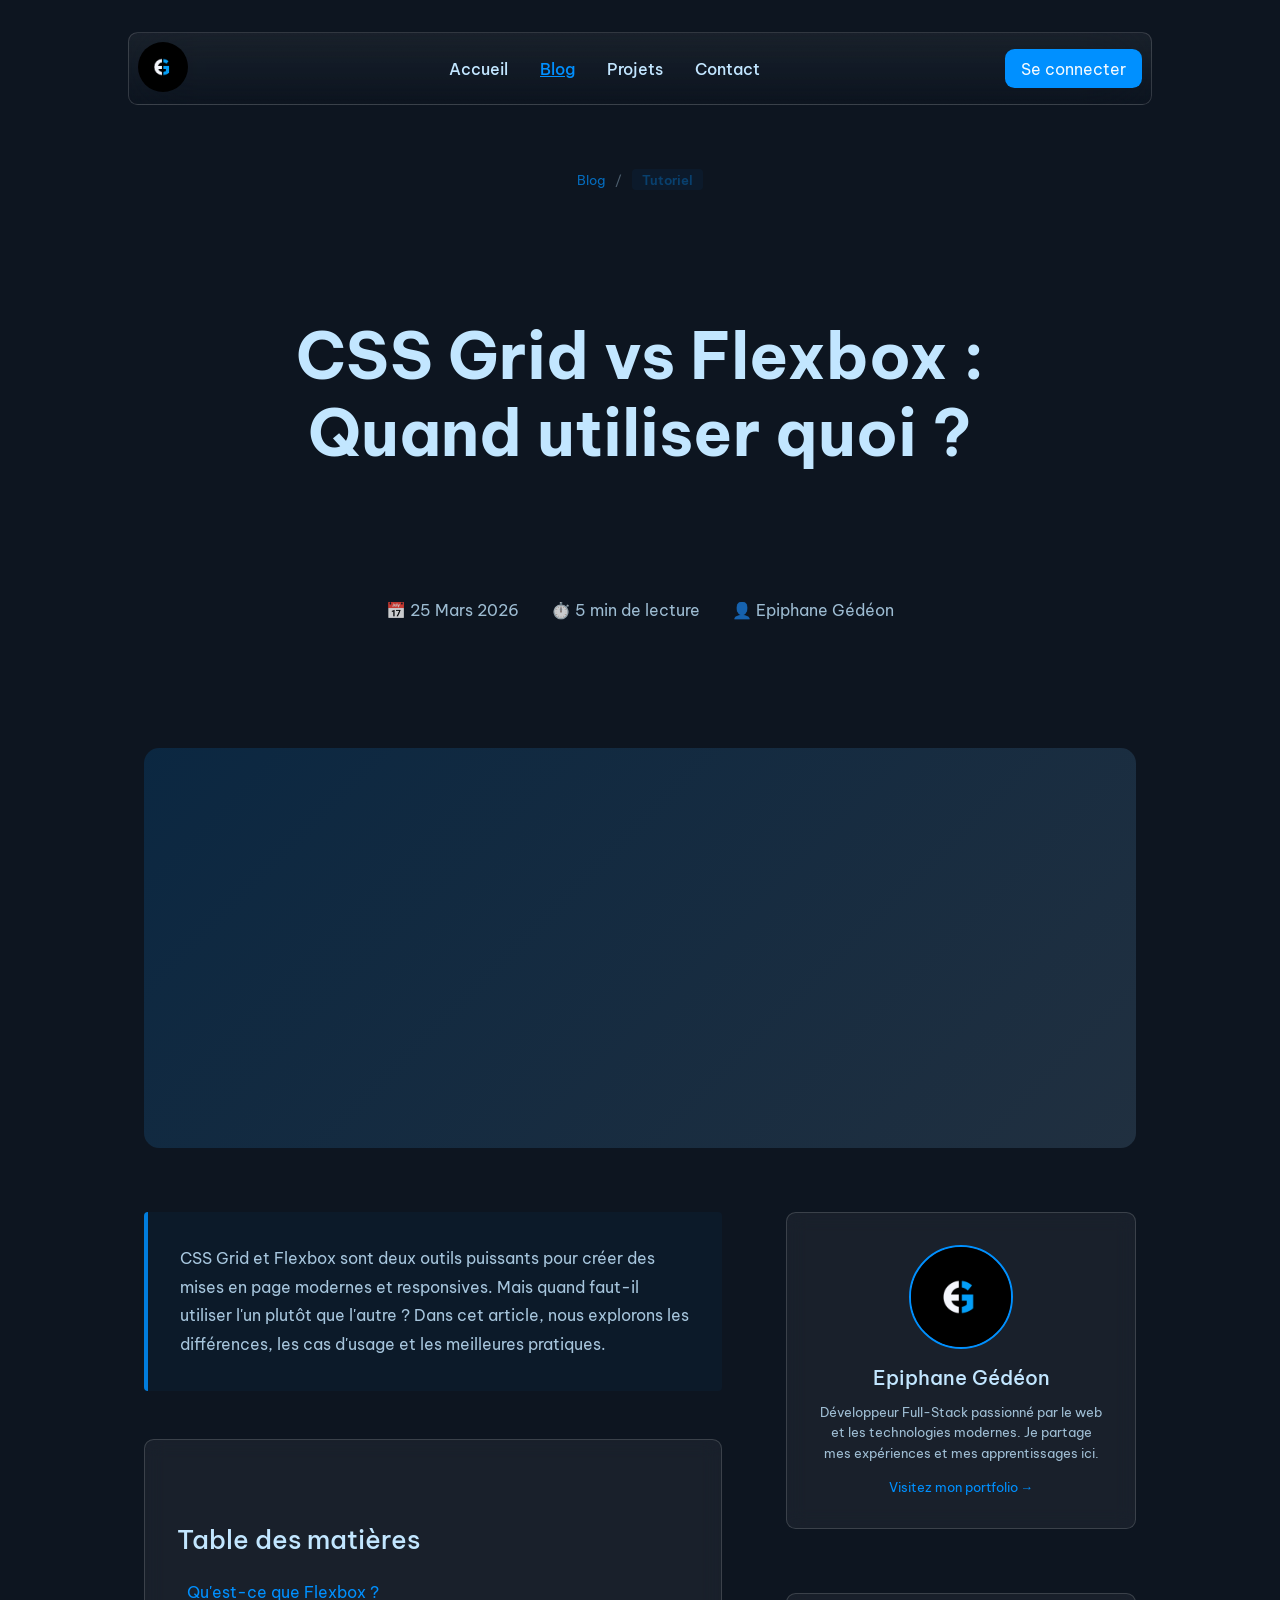
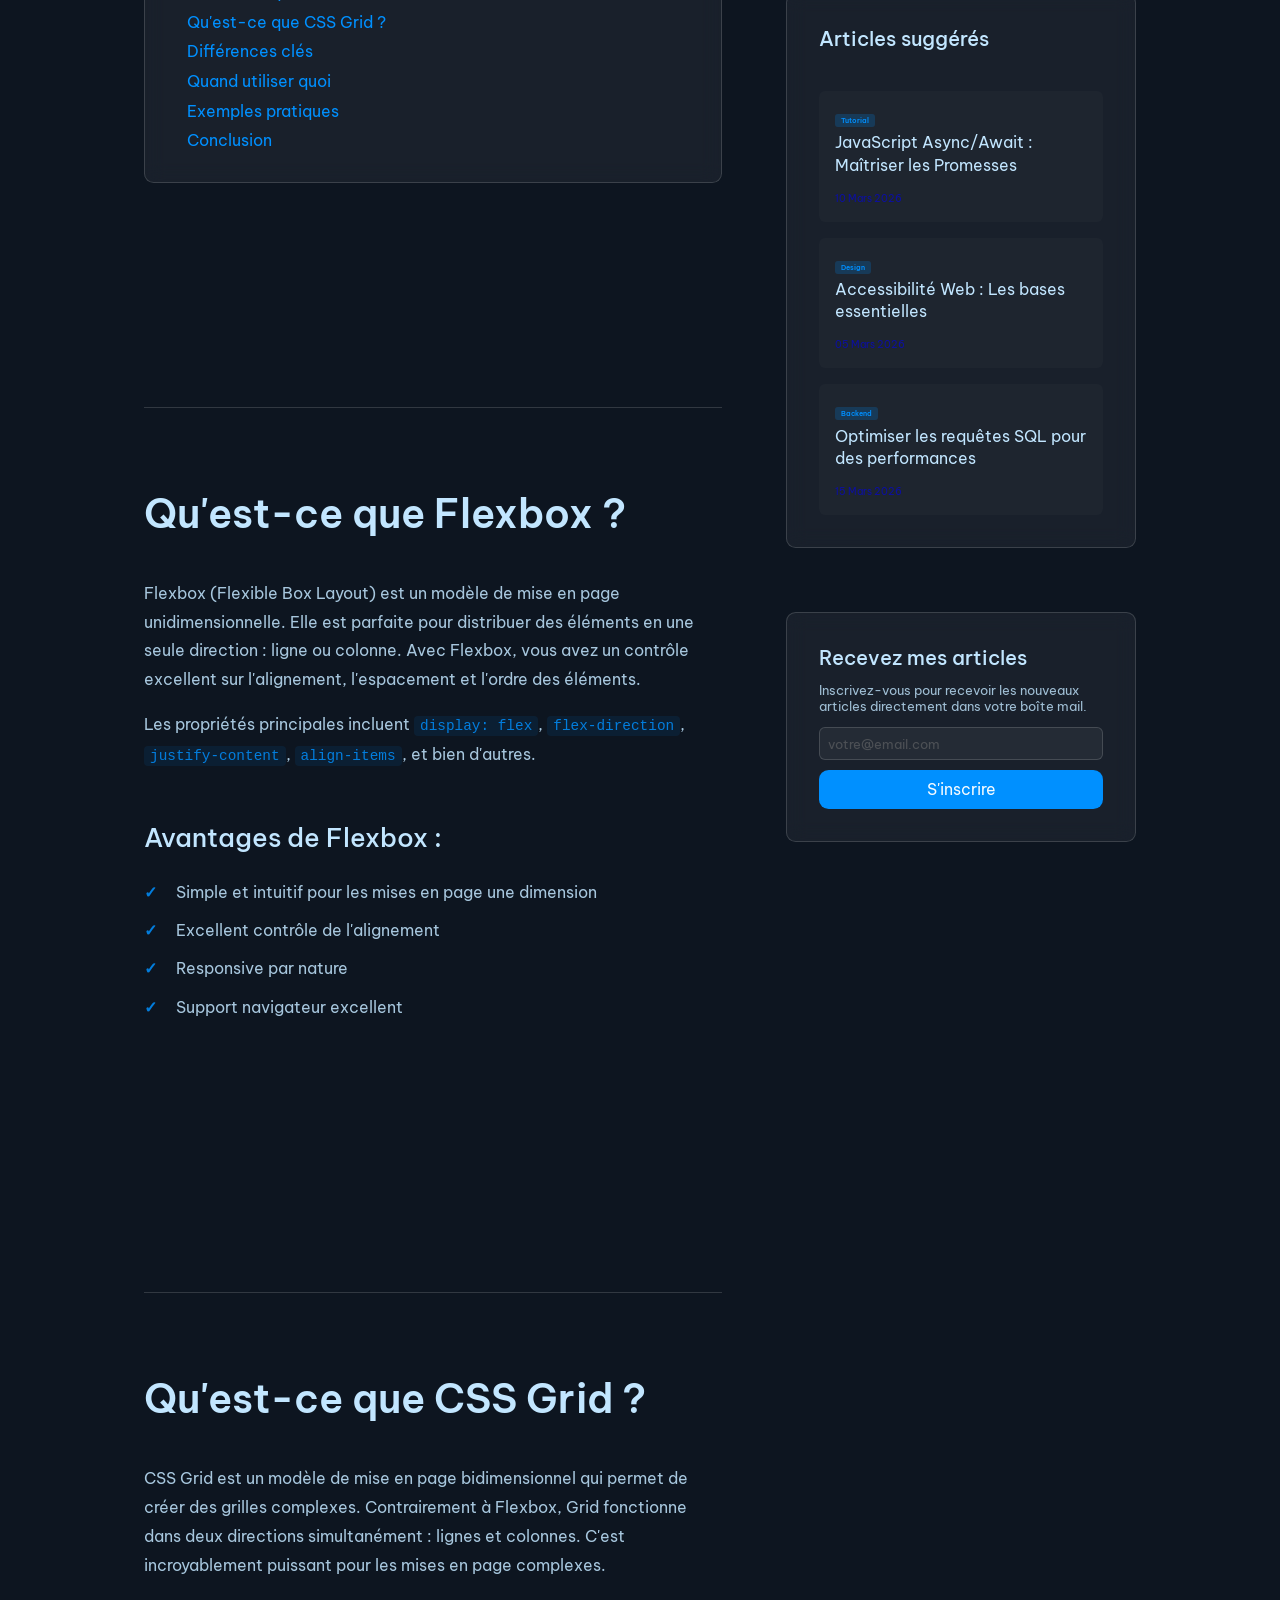
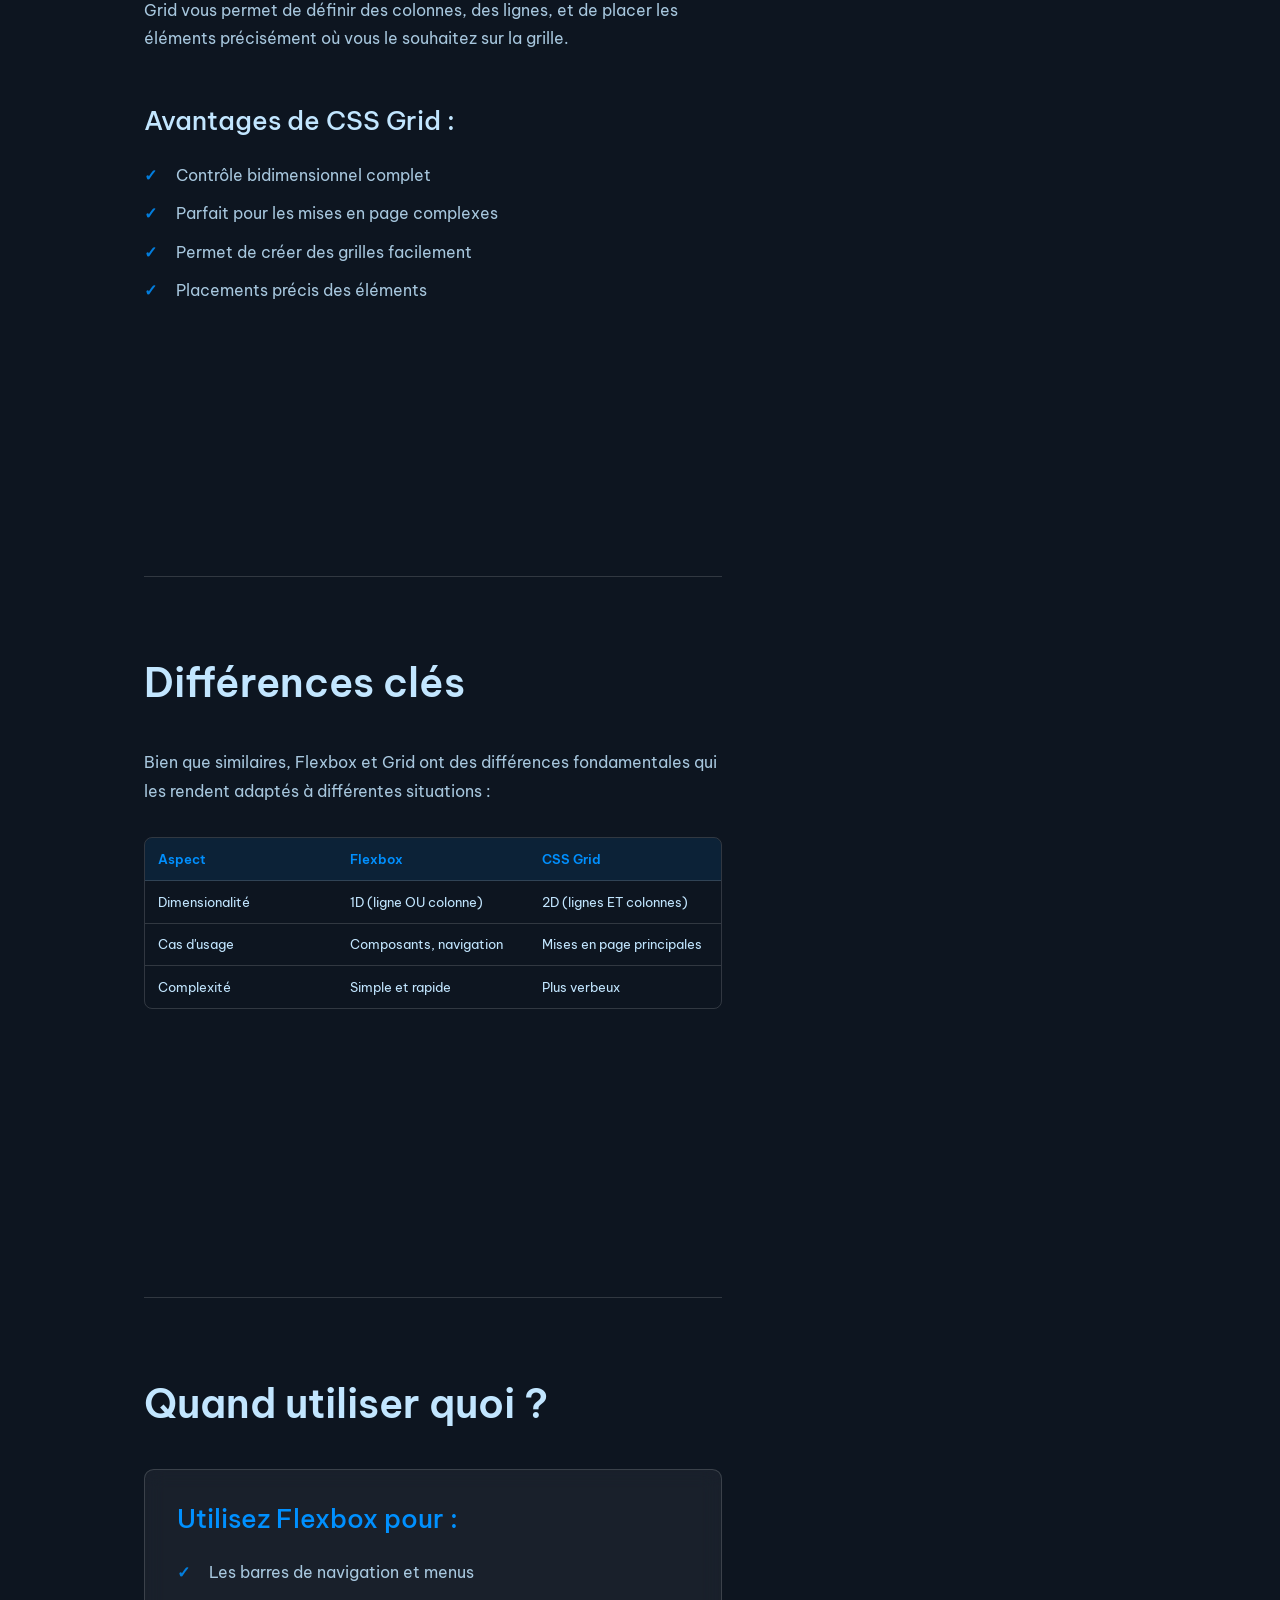
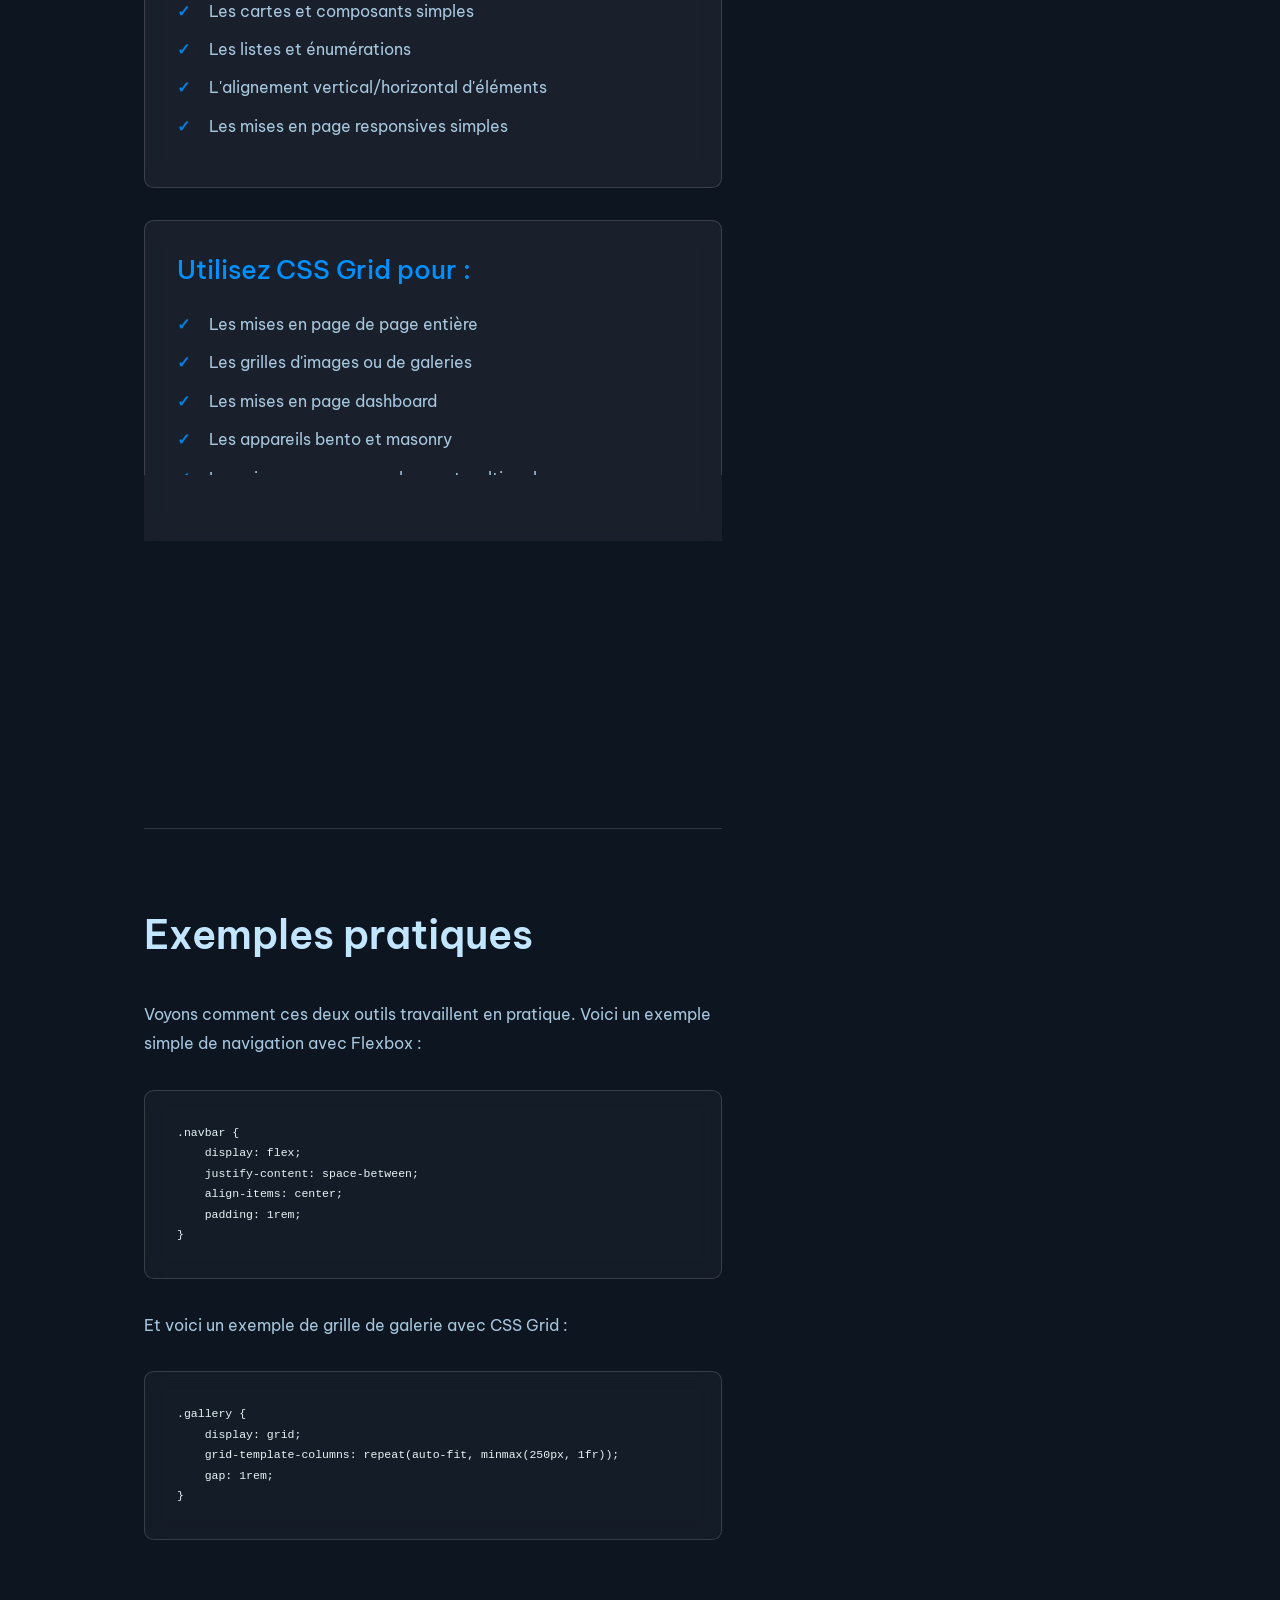
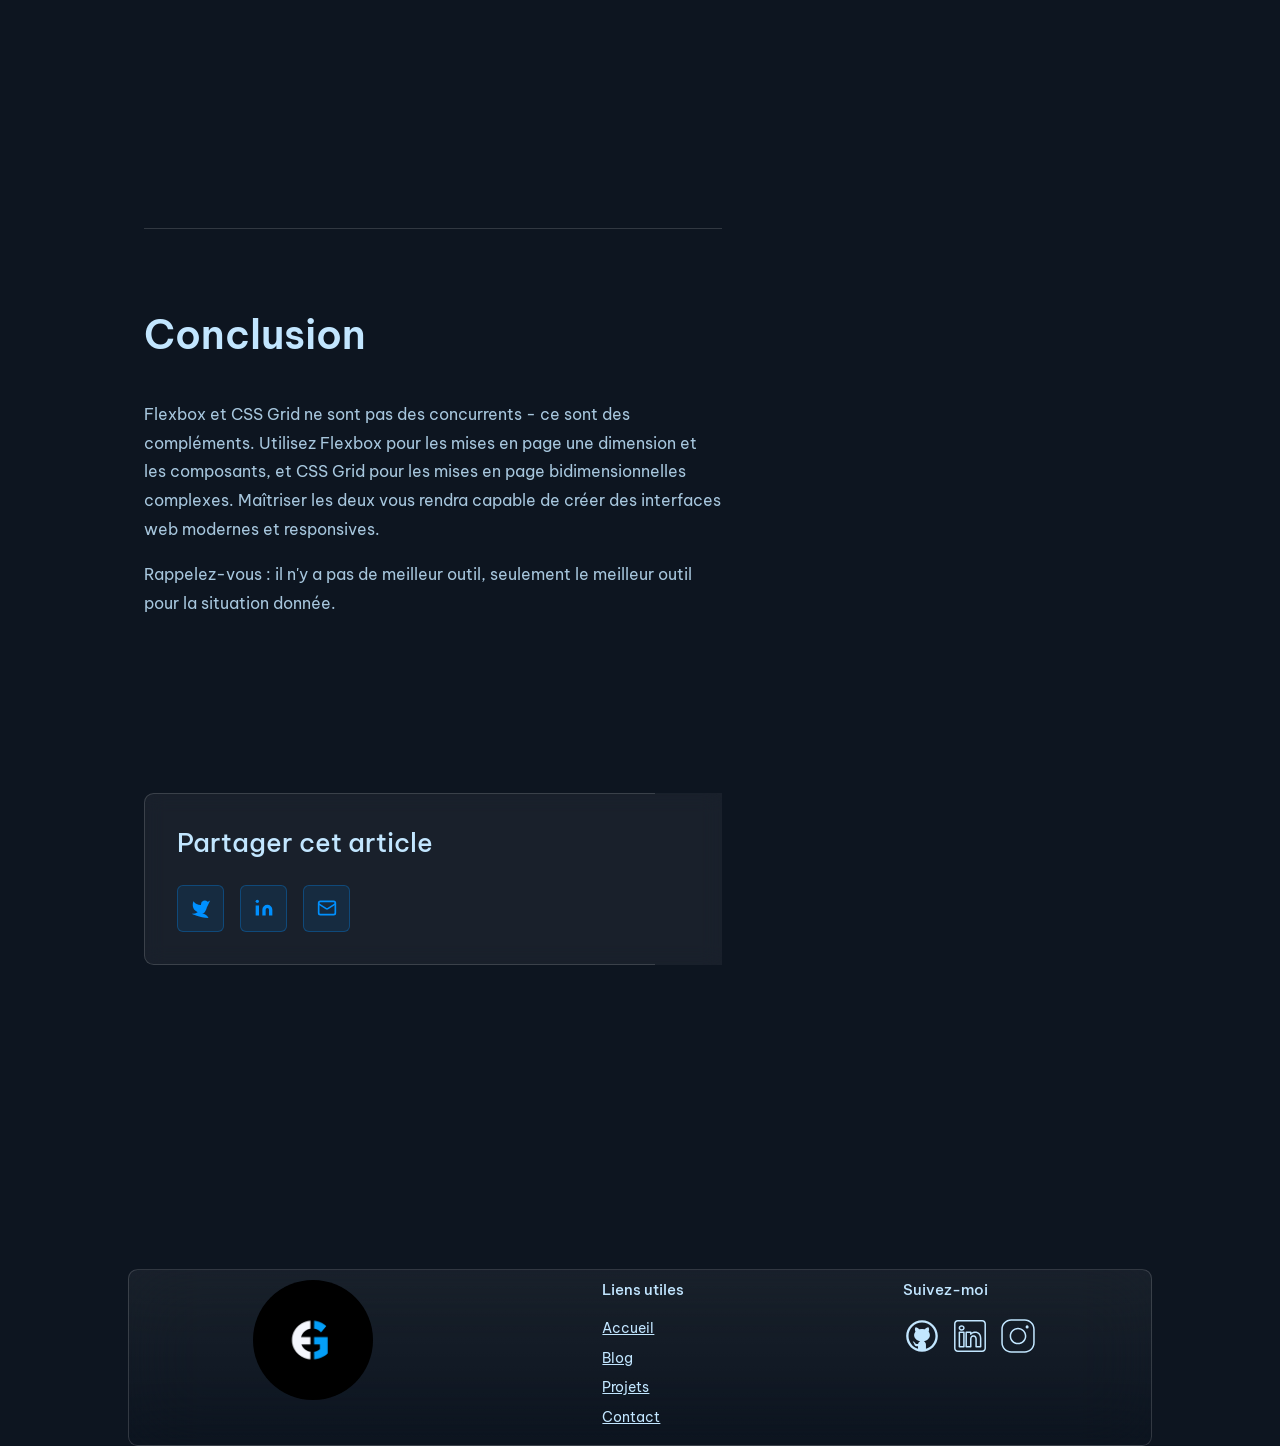
<file: article.html>
<!DOCTYPE html>
<html lang="fr">
<head>
    <meta charset="UTF-8">
    <meta name="viewport" content="width=device-width, initial-scale=1.0">
    <link rel="alternate" href="https://www.apple.com/fr/" hreflang="fr-FR">
    <link rel="alternate" href="https://www.apple.com/" hreflang="en-US">

    <!--Stylesheets-->
    <link rel="stylesheet" href="new-style.css">
    <link rel="stylesheet" href="Style/header.css">
    <link rel="stylesheet" href="Style/footer.css">
    <link rel="stylesheet" href="Style/article.css">

    <link rel="icon" type="image/png" sizes="32x32" href="Images/favicon.png">
    <!--La police d'écriture-->
    <link rel="preconnect" href="https://fonts.googleapis.com">
    <link rel="preconnect" href="https://fonts.gstatic.com" crossorigin>
    <link href="https://fonts.googleapis.com/css2?family=Be+Vietnam+Pro:ital,wght@0,100;0,200;0,300;0,400;0,500;0,600;0,700;0,800;0,900;1,100;1,200;1,300;1,400;1,500;1,600;1,700;1,800;1,900&display=swap" rel="stylesheet">
    <title>CSS Grid vs Flexbox - Blog Epiphane-Gédéon</title>

    <script src="script.js"></script>
</head>
<body>
    <header>
        <div class="logo">
            <a href="index.html"><img src="Images/Ged.png" alt="Logo Epiphane-Gedeon"></a>
        </div>
        <div class="hamburger">
            <div class="line"></div>
            <div class="line"></div>
            <div class="line"></div>
        </div>
        <nav class="navbar">
            <div class="logo">
                <a href="index.html"><img src="Images/Ged.png" alt="Logo Epiphane-Gedeon"></a>
            </div>
            <ul class="menu">
                <li><a href="index.html">Accueil</a></li>
                <li class="active"><a href="blog.html">Blog</a></li> 
                <li><a href="index.html#projects">Projets</a></li>
                <li><a href="">Contact</a></li>
            </ul>
        </nav>
        <div>
            <a href="" class="button-primary">Se connecter</a>
        </div>
    </header>

    <main>
        <!-- Article Header -->
        <article class="article-page">
            <!-- Hero Section -->
            <section class="article-hero">
                <div class="article-hero-content">
                    <div class="article-breadcrumb">
                        <a href="blog.html">Blog</a>
                        <span>/</span>
                        <span class="category-badge-hero">Tutoriel</span>
                    </div>
                    <h1>CSS Grid vs Flexbox : Quand utiliser quoi ?</h1>
                    <div class="article-meta-hero">
                        <span class="date">📅 25 Mars 2026</span>
                        <span class="reading-time">⏱️ 5 min de lecture</span>
                        <span class="author">👤 Epiphane Gédéon</span>
                    </div>
                </div>
            </section>

            <!-- Featured Image -->
            <section class="article-featured-image">
                <div class="image-placeholder-large"></div>
            </section>

            <!-- Article Content Container -->
            <section class="article-content-wrapper">
                <!-- Main Content -->
                <div class="article-main-content">
                    <p class="article-intro">
                        CSS Grid et Flexbox sont deux outils puissants pour créer des mises en page modernes et responsives. Mais quand faut-il utiliser l'un plutôt que l'autre ? Dans cet article, nous explorons les différences, les cas d'usage et les meilleures pratiques.
                    </p>

                    <!-- Table of Contents -->
                    <div class="table-of-contents blur-element">
                        <h3>Table des matières</h3>
                        <ul>
                            <li><a href="#flexbox">Qu'est-ce que Flexbox ?</a></li>
                            <li><a href="#grid">Qu'est-ce que CSS Grid ?</a></li>
                            <li><a href="#differences">Différences clés</a></li>
                            <li><a href="#when-use">Quand utiliser quoi</a></li>
                            <li><a href="#examples">Exemples pratiques</a></li>
                            <li><a href="#conclusion">Conclusion</a></li>
                        </ul>
                    </div>

                    <!-- Section 1 -->
                    <section id="flexbox">
                        <h2>Qu'est-ce que Flexbox ?</h2>
                        <p>
                            Flexbox (Flexible Box Layout) est un modèle de mise en page unidimensionnelle. Elle est parfaite pour distribuer des éléments en une seule direction : ligne ou colonne. Avec Flexbox, vous avez un contrôle excellent sur l'alignement, l'espacement et l'ordre des éléments.
                        </p>
                        <p>
                            Les propriétés principales incluent <code>display: flex</code>, <code>flex-direction</code>, <code>justify-content</code>, <code>align-items</code>, et bien d'autres.
                        </p>
                        <h3>Avantages de Flexbox :</h3>
                        <ul class="article-list">
                            <li>Simple et intuitif pour les mises en page une dimension</li>
                            <li>Excellent contrôle de l'alignement</li>
                            <li>Responsive par nature</li>
                            <li>Support navigateur excellent</li>
                        </ul>
                    </section>

                    <!-- Section 2 -->
                    <section id="grid">
                        <h2>Qu'est-ce que CSS Grid ?</h2>
                        <p>
                            CSS Grid est un modèle de mise en page bidimensionnel qui permet de créer des grilles complexes. Contrairement à Flexbox, Grid fonctionne dans deux directions simultanément : lignes et colonnes. C'est incroyablement puissant pour les mises en page complexes.
                        </p>
                        <p>
                            Grid vous permet de définir des colonnes, des lignes, et de placer les éléments précisément où vous le souhaitez sur la grille.
                        </p>
                        <h3>Avantages de CSS Grid :</h3>
                        <ul class="article-list">
                            <li>Contrôle bidimensionnel complet</li>
                            <li>Parfait pour les mises en page complexes</li>
                            <li>Permet de créer des grilles facilement</li>
                            <li>Placements précis des éléments</li>
                        </ul>
                    </section>

                    <!-- Section 3 -->
                    <section id="differences">
                        <h2>Différences clés</h2>
                        <p>
                            Bien que similaires, Flexbox et Grid ont des différences fondamentales qui les rendent adaptés à différentes situations :
                        </p>
                        
                        <div class="comparison-table">
                            <div class="comparison-row header">
                                <div class="comparison-cell">Aspect</div>
                                <div class="comparison-cell">Flexbox</div>
                                <div class="comparison-cell">CSS Grid</div>
                            </div>
                            <div class="comparison-row">
                                <div class="comparison-cell"><strong>Dimensionalité</strong></div>
                                <div class="comparison-cell">1D (ligne OU colonne)</div>
                                <div class="comparison-cell">2D (lignes ET colonnes)</div>
                            </div>
                            <div class="comparison-row">
                                <div class="comparison-cell"><strong>Cas d'usage</strong></div>
                                <div class="comparison-cell">Composants, navigation</div>
                                <div class="comparison-cell">Mises en page principales</div>
                            </div>
                            <div class="comparison-row">
                                <div class="comparison-cell"><strong>Complexité</strong></div>
                                <div class="comparison-cell">Simple et rapide</div>
                                <div class="comparison-cell">Plus verbeux</div>
                            </div>
                        </div>
                    </section>

                    <!-- Section 4 -->
                    <section id="when-use">
                        <h2>Quand utiliser quoi ?</h2>
                        
                        <div class="use-case-card blur-element">
                            <h3>Utilisez Flexbox pour :</h3>
                            <ul class="article-list">
                                <li>Les barres de navigation et menus</li>
                                <li>Les cartes et composants simples</li>
                                <li>Les listes et énumérations</li>
                                <li>L'alignement vertical/horizontal d'éléments</li>
                                <li>Les mises en page responsives simples</li>
                            </ul>
                        </div>

                        <div class="use-case-card blur-element">
                            <h3>Utilisez CSS Grid pour :</h3>
                            <ul class="article-list">
                                <li>Les mises en page de page entière</li>
                                <li>Les grilles d'images ou de galeries</li>
                                <li>Les mises en page dashboard</li>
                                <li>Les appareils bento et masonry</li>
                                <li>Les mises en page complexes et multi-colonnes</li>
                            </ul>
                        </div>
                    </section>

                    <!-- Section 5 -->
                    <section id="examples">
                        <h2>Exemples pratiques</h2>
                        <p>
                            Voyons comment ces deux outils travaillent en pratique. Voici un exemple simple de navigation avec Flexbox :
                        </p>
                        <div class="code-block blur-element">
                            <pre><code>.navbar {
    display: flex;
    justify-content: space-between;
    align-items: center;
    padding: 1rem;
}</code></pre>
                        </div>

                        <p>
                            Et voici un exemple de grille de galerie avec CSS Grid :
                        </p>
                        <div class="code-block blur-element">
                            <pre><code>.gallery {
    display: grid;
    grid-template-columns: repeat(auto-fit, minmax(250px, 1fr));
    gap: 1rem;
}</code></pre>
                        </div>
                    </section>

                    <!-- Section 6 -->
                    <section id="conclusion">
                        <h2>Conclusion</h2>
                        <p>
                            Flexbox et CSS Grid ne sont pas des concurrents - ce sont des compléments. Utilisez Flexbox pour les mises en page une dimension et les composants, et CSS Grid pour les mises en page bidimensionnelles complexes. Maîtriser les deux vous rendra capable de créer des interfaces web modernes et responsives.
                        </p>
                        <p>
                            Rappelez-vous : il n'y a pas de meilleur outil, seulement le meilleur outil pour la situation donnée.
                        </p>
                    </section>

                    <!-- Share Section -->
                    <section class="article-share blur-element">
                        <h3>Partager cet article</h3>
                        <div class="share-buttons">
                            <a href="#" class="share-btn" title="Partager sur Twitter">
                                <svg xmlns="http://www.w3.org/2000/svg" viewBox="0 0 24 24" fill="currentColor"><path d="M23 3a10.9 10.9 0 01-3.14 1.53 4.48 4.48 0 00-7.86 3v1A10.66 10.66 0 013 4s-4 9 5 13a11.64 11.64 0 01-7 2s9 5 20 5a9.5 9.5 0 00-9-5.5c4.75 2.25 7-7 7-7"/></svg>
                            </a>
                            <a href="#" class="share-btn" title="Partager sur LinkedIn">
                                <svg xmlns="http://www.w3.org/2000/svg" viewBox="0 0 24 24" fill="currentColor"><path d="M16 8a6 6 0 016 6v7h-4v-7a2 2 0 00-2-2 2 2 0 00-2 2v7h-4v-7a6 6 0 016-6zM2 9h4v12H2z"/><circle cx="4" cy="4" r="2"/></svg>
                            </a>
                            <a href="#" class="share-btn" title="Partager par email">
                                <svg xmlns="http://www.w3.org/2000/svg" viewBox="0 0 24 24" fill="none" stroke="currentColor" stroke-width="2"><rect x="2" y="4" width="20" height="16" rx="2"/><path d="m22 7-8.97 5.7a1.94 1.94 0 0 1-2.06 0L2 7"/></svg>
                            </a>
                        </div>
                    </section>
                </div>

                <!-- Sidebar -->
                <aside class="article-sidebar">
                    <!-- Author Card -->
                    <div class="author-card blur-element">
                        <div class="author-avatar">
                            <img src="Images/Ged.png" alt="Epiphane Gédéon">
                        </div>
                        <div class="author-info">
                            <h3>Epiphane Gédéon</h3>
                            <p>Développeur Full-Stack passionné par le web et les technologies modernes. Je partage mes expériences et mes apprentissages ici.</p>
                            <a href="" class="author-link">Visitez mon portfolio →</a>
                        </div>
                    </div>

                    <!-- Related Articles -->
                    <div class="related-articles blur-element">
                        <h3>Articles suggérés</h3>
                        <div class="related-list">
                            <a href="#" class="related-item">
                                <div class="related-category">Tutorial</div>
                                <h4>JavaScript Async/Await : Maîtriser les Promesses</h4>
                                <span class="related-date">10 Mars 2026</span>
                            </a>
                            <a href="#" class="related-item">
                                <div class="related-category">Design</div>
                                <h4>Accessibilité Web : Les bases essentielles</h4>
                                <span class="related-date">05 Mars 2026</span>
                            </a>
                            <a href="#" class="related-item">
                                <div class="related-category">Backend</div>
                                <h4>Optimiser les requêtes SQL pour des performances</h4>
                                <span class="related-date">15 Mars 2026</span>
                            </a>
                        </div>
                    </div>

                    <!-- Newsletter -->
                    <div class="newsletter-card blur-element">
                        <h3>Recevez mes articles</h3>
                        <p>Inscrivez-vous pour recevoir les nouveaux articles directement dans votre boîte mail.</p>
                        <form class="newsletter-form" id="newsletterForm">
                            <input type="email" placeholder="votre@email.com" required>
                            <button type="submit" class="button-primary button-newsletter">S'inscrire</button>
                        </form>
                    </div>
                </aside>
            </section>

            <!-- Breadcrumb Navigation at bottom -->
        </article>
    </main>

    <footer class="blur-element">
        <div class="logo">
            <a href="index.html"><img src="Images/Ged.png" alt="Logo Epiphane-Gedeon"></a>
        </div>
        <div class="links footer-element">
            <h3>Liens utiles</h3>
            <ul>
                <li><a href="index.html">Accueil</a></li>
                <li><a href="blog.html">Blog</a></li>
                <li><a href="index.html#projects">Projets</a></li>
                <li><a href="">Contact</a></li>
            </ul>
        </div>
        <div class="socials footer-element">
            <h3>Suivez-moi</h3>
            <div class="socials-links">
                <a href="https://github.com/epiphane-gedeon" target="_blank">
                    <svg class="icon" xmlns="http://www.w3.org/2000/svg"  viewBox="0 0 48 48"><path d="M 24 4 C 12.972066 4 4 12.972074 4 24 C 4 35.027926 12.972066 44 24 44 C 35.027934 44 44 35.027926 44 24 C 44 12.972074 35.027934 4 24 4 z M 24 7 C 33.406615 7 41 14.593391 41 24 C 41 31.66536 35.956939 38.122519 29 40.251953 L 29 35.136719 C 29 33.226635 27.899316 31.588619 26.308594 30.773438 A 10 8 0 0 0 32.4375 18.720703 C 32.881044 17.355414 33.376523 14.960672 32.199219 13.076172 C 29.929345 13.076172 28.464667 14.632086 27.765625 15.599609 A 10 8 0 0 0 24 15 A 10 8 0 0 0 20.230469 15.59375 C 19.529731 14.625773 18.066226 13.076172 15.800781 13.076172 C 14.449711 15.238817 15.28492 17.564557 15.732422 18.513672 A 10 8 0 0 0 21.681641 30.779297 C 20.3755 31.452483 19.397283 32.674042 19.097656 34.15625 L 17.783203 34.15625 C 16.486203 34.15625 15.98225 33.629234 15.28125 32.740234 C 14.58925 31.851234 13.845172 31.253859 12.951172 31.005859 C 12.469172 30.954859 12.144453 31.321484 12.564453 31.646484 C 13.983453 32.612484 14.081391 34.193516 14.650391 35.228516 C 15.168391 36.160516 16.229687 37 17.429688 37 L 19 37 L 19 40.251953 C 12.043061 38.122519 7 31.66536 7 24 C 7 14.593391 14.593385 7 24 7 z"/></svg>
                </a>
                <a href="https://www.linkedin.com/in/epiphane-gedeon-pouli/" target="_blank">
                    <svg class="icon" xmlns="http://www.w3.org/2000/svg"  viewBox="0 0 50 50"><path d="M 9 4 C 6.2504839 4 4 6.2504839 4 9 L 4 41 C 4 43.749516 6.2504839 46 9 46 L 41 46 C 43.749516 46 46 43.749516 46 41 L 46 9 C 46 6.2504839 43.749516 4 41 4 L 9 4 z M 9 6 L 41 6 C 42.668484 6 44 7.3315161 44 9 L 44 41 C 44 42.668484 42.668484 44 41 44 L 9 44 C 7.3315161 44 6 42.668484 6 41 L 6 9 C 6 7.3315161 7.3315161 6 9 6 z M 14 11.011719 C 12.904779 11.011719 11.919219 11.339079 11.189453 11.953125 C 10.459687 12.567171 10.011719 13.484511 10.011719 14.466797 C 10.011719 16.333977 11.631285 17.789609 13.691406 17.933594 A 0.98809878 0.98809878 0 0 0 13.695312 17.935547 A 0.98809878 0.98809878 0 0 0 14 17.988281 C 16.27301 17.988281 17.988281 16.396083 17.988281 14.466797 A 0.98809878 0.98809878 0 0 0 17.986328 14.414062 C 17.884577 12.513831 16.190443 11.011719 14 11.011719 z M 14 12.988281 C 15.392231 12.988281 15.94197 13.610038 16.001953 14.492188 C 15.989803 15.348434 15.460091 16.011719 14 16.011719 C 12.614594 16.011719 11.988281 15.302225 11.988281 14.466797 C 11.988281 14.049083 12.140703 13.734298 12.460938 13.464844 C 12.78117 13.19539 13.295221 12.988281 14 12.988281 z M 11 19 A 1.0001 1.0001 0 0 0 10 20 L 10 39 A 1.0001 1.0001 0 0 0 11 40 L 17 40 A 1.0001 1.0001 0 0 0 18 39 L 18 33.134766 L 18 20 A 1.0001 1.0001 0 0 0 17 19 L 11 19 z M 20 19 A 1.0001 1.0001 0 0 0 19 20 L 19 39 A 1.0001 1.0001 0 0 0 20 40 L 26 40 A 1.0001 1.0001 0 0 0 27 39 L 27 29 C 27 28.170333 27.226394 27.345035 27.625 26.804688 C 28.023606 26.264339 28.526466 25.940057 29.482422 25.957031 C 30.468166 25.973981 30.989999 26.311669 31.384766 26.841797 C 31.779532 27.371924 32 28.166667 32 29 L 32 39 A 1.0001 1.0001 0 0 0 33 40 L 39 40 A 1.0001 1.0001 0 0 0 40 39 L 40 28.261719 C 40 25.300181 39.122788 22.95433 37.619141 21.367188 C 36.115493 19.780044 34.024172 19 31.8125 19 C 29.710483 19 28.110853 19.704889 27 20.423828 L 27 20 A 1.0001 1.0001 0 0 0 26 19 L 20 19 z M 12 21 L 16 21 L 16 33.134766 L 16 38 L 12 38 L 12 21 z M 21 21 L 25 21 L 25 22.560547 A 1.0001 1.0001 0 0 0 26.798828 23.162109 C 26.798828 23.162109 28.369194 21 31.8125 21 C 33.565828 21 35.069366 21.582581 36.167969 22.742188 C 37.266572 23.901794 38 25.688257 38 28.261719 L 38 38 L 34 38 L 34 29 C 34 27.833333 33.720468 26.627107 32.990234 25.646484 C 32.260001 24.665862 31.031834 23.983076 29.517578 23.957031 C 27.995534 23.930001 26.747519 24.626988 26.015625 25.619141 C 25.283731 26.611293 25 27.829667 25 29 L 25 38 L 21 38 L 21 21 z"/></svg>
                </a>
                <a href="https://www.instagram.com/epiphane_gedeon" target="_blank">
                    <svg class="icon" xmlns="http://www.w3.org/2000/svg"  viewBox="0 0 50 50"><path d="M 16 3 C 8.8324839 3 3 8.8324839 3 16 L 3 34 C 3 41.167516 8.8324839 47 16 47 L 34 47 C 41.167516 47 47 41.167516 47 34 L 47 16 C 47 8.8324839 41.167516 3 34 3 L 16 3 z M 16 5 L 34 5 C 40.086484 5 45 9.9135161 45 16 L 45 34 C 45 40.086484 40.086484 45 34 45 L 16 45 C 9.9135161 45 5 40.086484 5 34 L 5 16 C 5 9.9135161 9.9135161 5 16 5 z M 37 11 A 2 2 0 0 0 35 13 A 2 2 0 0 0 37 15 A 2 2 0 0 0 39 13 A 2 2 0 0 0 37 11 z M 25 14 C 18.936712 14 14 18.936712 14 25 C 14 31.063288 18.936712 36 25 36 C 31.063288 36 36 31.063288 36 25 C 36 18.936712 31.063288 14 25 14 z M 25 16 C 29.982407 16 34 20.017593 34 25 C 34 29.982407 29.982407 34 25 34 C 20.017593 34 16 29.982407 16 25 C 16 20.017593 20.017593 16 25 16 z"/></svg>
                </a>
            </div>
        </div>
    </footer>

    <script>
        // Newsletter form
        document.getElementById('newsletterForm').addEventListener('submit', function(e) {
            e.preventDefault();
            alert('Merci de votre inscription! Vérifiez votre email.');
            this.reset();
        });

        // Smooth scroll for table of contents
        document.querySelectorAll('.table-of-contents a').forEach(link => {
            link.addEventListener('click', function(e) {
                e.preventDefault();
                const href = this.getAttribute('href');
                const target = document.querySelector(href);
                if (target) {
                    target.scrollIntoView({ behavior: 'smooth', block: 'start' });
                }
            });
        });
    </script>
</body>
</html>
</file>
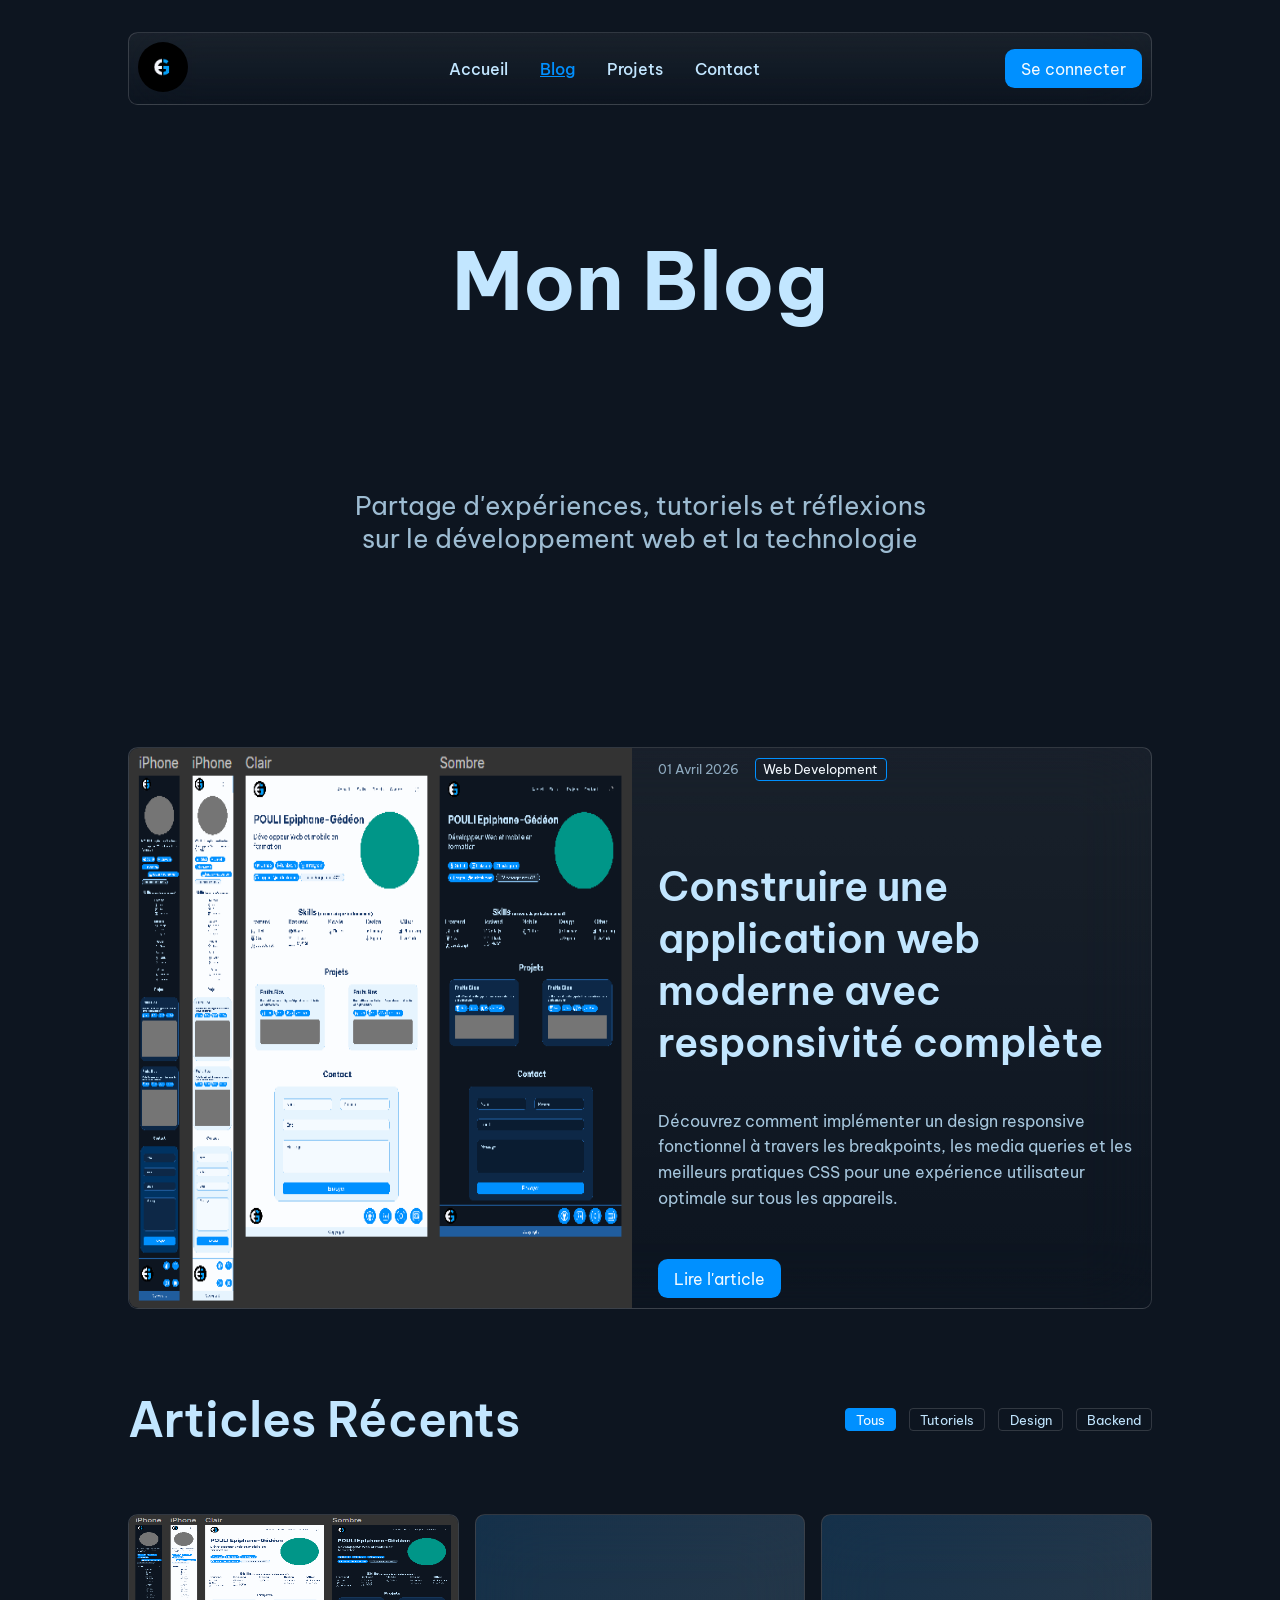
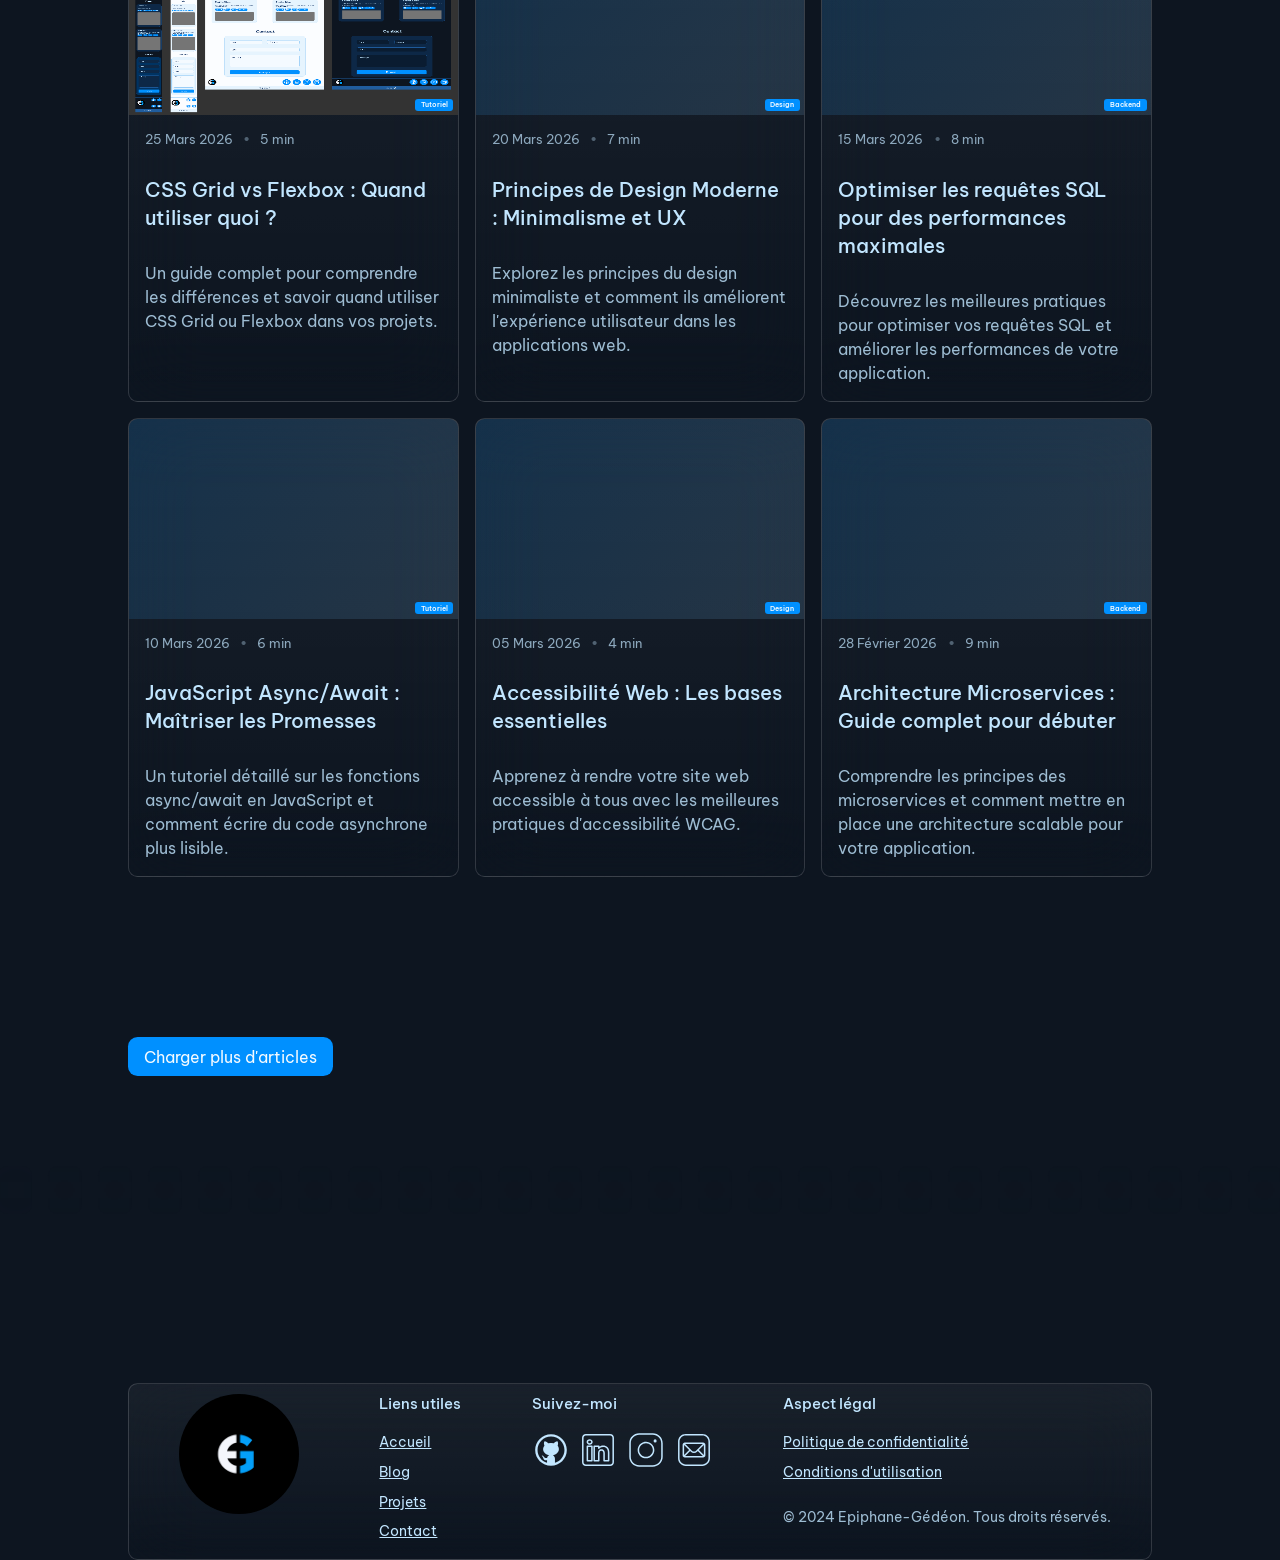
<file: blog.html>
<!DOCTYPE html>
<html lang="fr">
<head>
    <meta charset="UTF-8">
    <meta name="viewport" content="width=device-width, initial-scale=1.0">
    <link rel="alternate" href="https://www.apple.com/fr/" hreflang="fr-FR">
    <link rel="alternate" href="https://www.apple.com/" hreflang="en-US">

    <!--Stylesheets-->
    <link rel="stylesheet" href="new-style.css">
    <link rel="stylesheet" href="Style/header.css">
    <link rel="stylesheet" href="Style/footer.css">
    <link rel="stylesheet" href="Style/blog/hero.css">
    <link rel="stylesheet" href="Style/blog/featured-article.css">
    <link rel="stylesheet" href="Style/blog/article.css">

    <link rel="icon" type="image/png" sizes="32x32" href="Images/favicon.png">
    <!--La police d'écriture-->
    <link rel="preconnect" href="https://fonts.googleapis.com">
    <link rel="preconnect" href="https://fonts.gstatic.com" crossorigin>
    <link href="https://fonts.googleapis.com/css2?family=Be+Vietnam+Pro:ital,wght@0,100;0,200;0,300;0,400;0,500;0,600;0,700;0,800;0,900;1,100;1,200;1,300;1,400;1,500;1,600;1,700;1,800;1,900&display=swap" rel="stylesheet">
    <title>Blog - Epiphane-Gédéon</title>
</head>
<body>
    <header>
        <div class="logo">
            <a href=""><img src="Images/Ged.png", alt="Logo Epiphane-Gedeon"></a>
        </div>
        <div class="hamburger">
            <div class="line"></div>
            <div class="line"></div>
            <div class="line"></div>
        </div>
        <nav class = "navbar" >
            <div class="logo">
                <a href=""><img src="Images/Ged.png", alt="Logo Epiphane-Gedeon"></a>
            </div>
            <ul class="menu">
                <li><a href="index.html">Accueil</a></li>
                <li class="active"><a href="blog.html">Blog</a></li> 
                <li><a href="#projects">Projets</a></li>
                <li><a href="">Contact</a></li>
            </ul>
        </nav>
        <div>
            <a href="" class="button-primary">Se connecter</a>
        </div>
    </header>

    <main>
        <!-- Hero Blog Section -->
        <section class="blog-hero">
            <div class="blog-hero-content">
                <h1>Mon Blog</h1>
                <p>Partage d'expériences, tutoriels et réflexions sur le développement web et la technologie</p>
            </div>
        </section>

        <!-- Featured Article -->
        <section class="featured-article">
            <div class="featured-card blur-element">
                <div class="featured-image">
                    <img class="image-placeholder" src="./Images/ProjetPortfolio.png" alt="Featured Article">
                </div>
                <div class="featured-content">
                    <div class="article-meta">
                        <span class="date">01 Avril 2026</span>
                        <span class="category">Web Development</span>
                    </div>
                    <h2>Construire une application web moderne avec responsivité complète</h2>
                    <p>Découvrez comment implémenter un design responsive fonctionnel à travers les breakpoints, les media queries et les meilleurs pratiques CSS pour une expérience utilisateur optimale sur tous les appareils.</p>
                    <a href="#" class="button-primary button-read-more">Lire l'article</a>
                </div>
            </div>
        </section>

        <section class="articles-section">
            <div class="section-header">
                <h2>Articles Récents</h2>
                <div class="filters">
                    <button class="filter-btn active" data-filter="all">Tous</button>
                    <button class="filter-btn" data-filter="tutorial">Tutoriels</button>
                    <button class="filter-btn" data-filter="design">Design</button>
                    <button class="filter-btn" data-filter="backend">Backend</button>
                </div>
            </div>

            <div class="articles-grid">
                <article class="article-card blur-element" data-category="tutorial">
                    <div class="article-image">
                        <img class="image-placeholder" src="./Images/ProjetPortfolio.png" alt="Featured Article">
                        <span class="category-badge">Tutoriel</span>
                    </div>
                    <div class="article-details">
                        <div class="article-meta-small">
                            <span class="date">25 Mars 2026</span>
                            <span class="reading-time">5 min</span>
                        </div>
                        <h3>CSS Grid vs Flexbox : Quand utiliser quoi ?</h3>
                        <p>Un guide complet pour comprendre les différences et savoir quand utiliser CSS Grid ou Flexbox dans vos projets.</p>
                    </div>
                </article>

                <article class="article-card blur-element" data-category="design">
                    <div class="article-image">
                        <div class="image-placeholder"></div>
                        <span class="category-badge">Design</span>
                    </div>
                    <div class="article-details">
                        <div class="article-meta-small">
                            <span class="date">20 Mars 2026</span>
                            <span class="reading-time">7 min</span>
                        </div>
                        <h3>Principes de Design Moderne : Minimalisme et UX</h3>
                        <p>Explorez les principes du design minimaliste et comment ils améliorent l'expérience utilisateur dans les applications web.</p>
                    </div>
                </article>

                <article class="article-card blur-element" data-category="backend">
                    <div class="article-image">
                        <div class="image-placeholder"></div>
                        <span class="category-badge">Backend</span>
                    </div>
                    <div class="article-details">
                        <div class="article-meta-small">
                            <span class="date">15 Mars 2026</span>
                            <span class="reading-time">8 min</span>
                        </div>
                        <h3>Optimiser les requêtes SQL pour des performances maximales</h3>
                        <p>Découvrez les meilleures pratiques pour optimiser vos requêtes SQL et améliorer les performances de votre application.</p>
                    </div>
                </article>

                <article class="article-card blur-element" data-category="tutorial">
                    <div class="article-image">
                        <div class="image-placeholder"></div>
                        <span class="category-badge">Tutoriel</span>
                    </div>
                    <div class="article-details">
                        <div class="article-meta-small">
                            <span class="date">10 Mars 2026</span>
                            <span class="reading-time">6 min</span>
                        </div>
                        <h3>JavaScript Async/Await : Maîtriser les Promesses</h3>
                        <p>Un tutoriel détaillé sur les fonctions async/await en JavaScript et comment écrire du code asynchrone plus lisible.</p>
                    </div>
                </article>

                <article class="article-card blur-element" data-category="design">
                    <div class="article-image">
                        <div class="image-placeholder"></div>
                        <span class="category-badge">Design</span>
                    </div>
                    <div class="article-details">
                        <div class="article-meta-small">
                            <span class="date">05 Mars 2026</span>
                            <span class="reading-time">4 min</span>
                        </div>
                        <h3>Accessibilité Web : Les bases essentielles</h3>
                        <p>Apprenez à rendre votre site web accessible à tous avec les meilleures pratiques d'accessibilité WCAG.</p>
                    </div>
                </article>

                <article class="article-card blur-element" data-category="backend">
                    <div class="article-image">
                        <div class="image-placeholder"></div>
                        <span class="category-badge">Backend</span>
                    </div>
                    <div class="article-details">
                        <div class="article-meta-small">
                            <span class="date">28 Février 2026</span>
                            <span class="reading-time">9 min</span>
                        </div>
                        <h3>Architecture Microservices : Guide complet pour débuter</h3>
                        <p>Comprendre les principes des microservices et comment mettre en place une architecture scalable pour votre application.</p>
                    </div>
                </article>
            </div>
        </section>

        <section class="pagination-section">
            <button class="button-primary button-load-more">Charger plus d'articles</button>

            <nav class="article-navigation">
                <button class="nav-btn active blur-element">1</button>
                <button class="nav-btn blur-element">2</button>
                <button class="nav-btn blur-element">3</button>
                <button class="nav-btn blur-element">4</button>
                <button class="nav-btn blur-element">5</button>
                <button class="nav-btn blur-element">6</button>
                <button class="nav-btn blur-element">7</button>
                <button class="nav-btn blur-element">8</button>
                <button class="nav-btn blur-element">9</button>
                <button class="nav-btn blur-element">10</button>
                <button class="nav-btn blur-element">11</button>
                <button class="nav-btn blur-element">12</button>
                <button class="nav-btn blur-element">13</button>
                <button class="nav-btn blur-element">14</button>
                <button class="nav-btn blur-element">15</button>
                <button class="nav-btn blur-element">16</button>
                <button class="nav-btn blur-element">17</button>
                <button class="nav-btn blur-element">18</button>
                <button class="nav-btn blur-element">19</button>
                <button class="nav-btn blur-element">20</button>
                <button class="nav-btn blur-element">21</button>
                <button class="nav-btn blur-element">22</button>
                <button class="nav-btn blur-element">23</button>
                <button class="nav-btn blur-element">24</button>
                <button class="nav-btn blur-element">25</button>
                <button class="nav-btn blur-element">26</button>
                <button class="nav-btn blur-element">27</button>
                <button class="nav-btn blur-element">28</button>
                <button class="nav-btn blur-element">29</button>
                <button class="nav-btn blur-element">30</button>
            </nav>
        </section>

    </main>
    <footer class="blur-element">
        <div class="logo">
            <a href=""><img src="Images/Ged.png", alt="Logo Epiphane-Gedeon"></a>
        </div>
        <div class="links footer-element">
            <h3>Liens utiles</h3>
            <ul>
                <li><a href="">Accueil</a></li>
                <li><a href="">Blog</a></li>
                <li><a href="">Projets</a></li>
                <li><a href="">Contact</a></li>
            </ul>
        </div>
        <div class="socials footer-element">
            <h3>Suivez-moi</h3>
            <div class="socials-links">
                <a href="https://github.com/epiphane-gedeon" target="_blank">
                    <svg class="icon" xmlns="http://www.w3.org/2000/svg"  viewBox="0 0 48 48"><path d="M 24 4 C 12.972066 4 4 12.972074 4 24 C 4 35.027926 12.972066 44 24 44 C 35.027934 44 44 35.027926 44 24 C 44 12.972074 35.027934 4 24 4 z M 24 7 C 33.406615 7 41 14.593391 41 24 C 41 31.66536 35.956939 38.122519 29 40.251953 L 29 35.136719 C 29 33.226635 27.899316 31.588619 26.308594 30.773438 A 10 8 0 0 0 32.4375 18.720703 C 32.881044 17.355414 33.376523 14.960672 32.199219 13.076172 C 29.929345 13.076172 28.464667 14.632086 27.765625 15.599609 A 10 8 0 0 0 24 15 A 10 8 0 0 0 20.230469 15.59375 C 19.529731 14.625773 18.066226 13.076172 15.800781 13.076172 C 14.449711 15.238817 15.28492 17.564557 15.732422 18.513672 A 10 8 0 0 0 21.681641 30.779297 C 20.3755 31.452483 19.397283 32.674042 19.097656 34.15625 L 17.783203 34.15625 C 16.486203 34.15625 15.98225 33.629234 15.28125 32.740234 C 14.58925 31.851234 13.845172 31.253859 12.951172 31.005859 C 12.469172 30.954859 12.144453 31.321484 12.564453 31.646484 C 13.983453 32.612484 14.081391 34.193516 14.650391 35.228516 C 15.168391 36.160516 16.229687 37 17.429688 37 L 19 37 L 19 40.251953 C 12.043061 38.122519 7 31.66536 7 24 C 7 14.593391 14.593385 7 24 7 z"/></svg>
                </a>
                <a href="https://www.linkedin.com/in/epiphane-gedeon-pouli/" target="_blank">
                    <svg class="icon" xmlns="http://www.w3.org/2000/svg"  viewBox="0 0 50 50"><path d="M 9 4 C 6.2504839 4 4 6.2504839 4 9 L 4 41 C 4 43.749516 6.2504839 46 9 46 L 41 46 C 43.749516 46 46 43.749516 46 41 L 46 9 C 46 6.2504839 43.749516 4 41 4 L 9 4 z M 9 6 L 41 6 C 42.668484 6 44 7.3315161 44 9 L 44 41 C 44 42.668484 42.668484 44 41 44 L 9 44 C 7.3315161 44 6 42.668484 6 41 L 6 9 C 6 7.3315161 7.3315161 6 9 6 z M 14 11.011719 C 12.904779 11.011719 11.919219 11.339079 11.189453 11.953125 C 10.459687 12.567171 10.011719 13.484511 10.011719 14.466797 C 10.011719 16.333977 11.631285 17.789609 13.691406 17.933594 A 0.98809878 0.98809878 0 0 0 13.695312 17.935547 A 0.98809878 0.98809878 0 0 0 14 17.988281 C 16.27301 17.988281 17.988281 16.396083 17.988281 14.466797 A 0.98809878 0.98809878 0 0 0 17.986328 14.414062 C 17.884577 12.513831 16.190443 11.011719 14 11.011719 z M 14 12.988281 C 15.392231 12.988281 15.94197 13.610038 16.001953 14.492188 C 15.989803 15.348434 15.460091 16.011719 14 16.011719 C 12.614594 16.011719 11.988281 15.302225 11.988281 14.466797 C 11.988281 14.049083 12.140703 13.734298 12.460938 13.464844 C 12.78117 13.19539 13.295221 12.988281 14 12.988281 z M 11 19 A 1.0001 1.0001 0 0 0 10 20 L 10 39 A 1.0001 1.0001 0 0 0 11 40 L 17 40 A 1.0001 1.0001 0 0 0 18 39 L 18 33.134766 L 18 20 A 1.0001 1.0001 0 0 0 17 19 L 11 19 z M 20 19 A 1.0001 1.0001 0 0 0 19 20 L 19 39 A 1.0001 1.0001 0 0 0 20 40 L 26 40 A 1.0001 1.0001 0 0 0 27 39 L 27 29 C 27 28.170333 27.226394 27.345035 27.625 26.804688 C 28.023606 26.264339 28.526466 25.940057 29.482422 25.957031 C 30.468166 25.973981 30.989999 26.311669 31.384766 26.841797 C 31.779532 27.371924 32 28.166667 32 29 L 32 39 A 1.0001 1.0001 0 0 0 33 40 L 39 40 A 1.0001 1.0001 0 0 0 40 39 L 40 28.261719 C 40 25.300181 39.122788 22.95433 37.619141 21.367188 C 36.115493 19.780044 34.024172 19 31.8125 19 C 29.710483 19 28.110853 19.704889 27 20.423828 L 27 20 A 1.0001 1.0001 0 0 0 26 19 L 20 19 z M 12 21 L 16 21 L 16 33.134766 L 16 38 L 12 38 L 12 21 z M 21 21 L 25 21 L 25 22.560547 A 1.0001 1.0001 0 0 0 26.798828 23.162109 C 26.798828 23.162109 28.369194 21 31.8125 21 C 33.565828 21 35.069366 21.582581 36.167969 22.742188 C 37.266572 23.901794 38 25.688257 38 28.261719 L 38 38 L 34 38 L 34 29 C 34 27.833333 33.720468 26.627107 32.990234 25.646484 C 32.260001 24.665862 31.031834 23.983076 29.517578 23.957031 C 27.995534 23.930001 26.747519 24.626988 26.015625 25.619141 C 25.283731 26.611293 25 27.829667 25 29 L 25 38 L 21 38 L 21 21 z"/></svg>
                </a>
                <a href="https://www.instagram.com/epiphane_gedeon" target="_blank">
                    <svg class="icon" xmlns="http://www.w3.org/2000/svg"  viewBox="0 0 50 50"><path d="M 16 3 C 8.8324839 3 3 8.8324839 3 16 L 3 34 C 3 41.167516 8.8324839 47 16 47 L 34 47 C 41.167516 47 47 41.167516 47 34 L 47 16 C 47 8.8324839 41.167516 3 34 3 L 16 3 z M 16 5 L 34 5 C 40.086484 5 45 9.9135161 45 16 L 45 34 C 45 40.086484 40.086484 45 34 45 L 16 45 C 9.9135161 45 5 40.086484 5 34 L 5 16 C 5 9.9135161 9.9135161 5 16 5 z M 37 11 A 2 2 0 0 0 35 13 A 2 2 0 0 0 37 15 A 2 2 0 0 0 39 13 A 2 2 0 0 0 37 11 z M 25 14 C 18.936712 14 14 18.936712 14 25 C 14 31.063288 18.936712 36 25 36 C 31.063288 36 36 31.063288 36 25 C 36 18.936712 31.063288 14 25 14 z M 25 16 C 29.982407 16 34 20.017593 34 25 C 34 29.982407 29.982407 34 25 34 C 20.017593 34 16 29.982407 16 25 C 16 20.017593 20.017593 16 25 16 z"/></svg>
                </a>
                <a href="mailto:egpouli@epiphane-gedeon.com" target="_blank">
                    <svg class="icon" xmlns="http://www.w3.org/2000/svg" viewBox="0 0 50 50"><path d="M 14 4 C 8.4886661 4 4 8.4886661 4 14 L 4 36 C 4 41.511334 8.4886661 46 14 46 L 36 46 C 41.511334 46 46 41.511334 46 36 L 46 14 C 46 8.4886661 41.511334 4 36 4 L 14 4 z M 14 6 L 36 6 C 40.430666 6 44 9.5693339 44 14 L 44 36 C 44 40.430666 40.430666 44 36 44 L 14 44 C 9.5693339 44 6 40.430666 6 36 L 6 14 C 6 9.5693339 9.5693339 6 14 6 z M 13 15 C 11.35503 15 10 16.35503 10 18 L 10 32 C 10 33.64497 11.35503 35 13 35 L 37 35 C 38.64497 35 40 33.64497 40 32 L 40 18 C 40 16.35503 38.64497 15 37 15 L 13 15 z M 13.414062 17 L 36.583984 17 L 27.677734 25.892578 C 26.18494 27.382984 23.796834 27.382819 22.304688 25.890625 L 13.414062 17 z M 38 18.412109 L 38 31.587891 L 31.402344 25 L 38 18.412109 z M 12 18.414062 L 18.585938 25 L 12 31.585938 L 12 18.414062 z M 29.988281 26.412109 L 36.585938 33 L 13.414062 33 L 20 26.414062 L 20.890625 27.304688 C 23.146478 29.56054 26.832638 29.562194 29.089844 27.308594 L 29.988281 26.412109 z"/></svg>
                </a>
            </div>
            
        </div>
        <div class="legals footer-element">
            <h3>Aspect légal</h3>
            <ul>
                <li><a href="">Politique de confidentialité</a></li>
                <li><a href="">Conditions d'utilisation</a></li>
            </ul>
            <p>&copy; 2024 Epiphane-Gédéon. Tous droits réservés.</p>
        </div>

    </footer>

    <script>
        // Filter articles by category
        document.querySelectorAll('.filter-btn').forEach(btn => {
            btn.addEventListener('click', function() {
                const filter = this.dataset.filter;
                
                // Update active button
                document.querySelectorAll('.filter-btn').forEach(b => b.classList.remove('active'));
                this.classList.add('active');
                
                // Filter articles
                document.querySelectorAll('.article-card').forEach(card => {
                    if (filter === 'all' || card.dataset.category === filter) {
                        card.style.display = 'block';
                        setTimeout(() => card.style.opacity = '1', 10);
                    } else {
                        card.style.opacity = '0';
                        setTimeout(() => card.style.display = 'none', 300);
                    }
                });
            });
        });

        // Load more articles
        document.querySelector('.button-load-more')?.addEventListener('click', function() {
            this.textContent = 'Articles chargés !';
            this.disabled = true;
        });
    </script>
</body>
    <script src="header.js"></script>
</html>
</file>
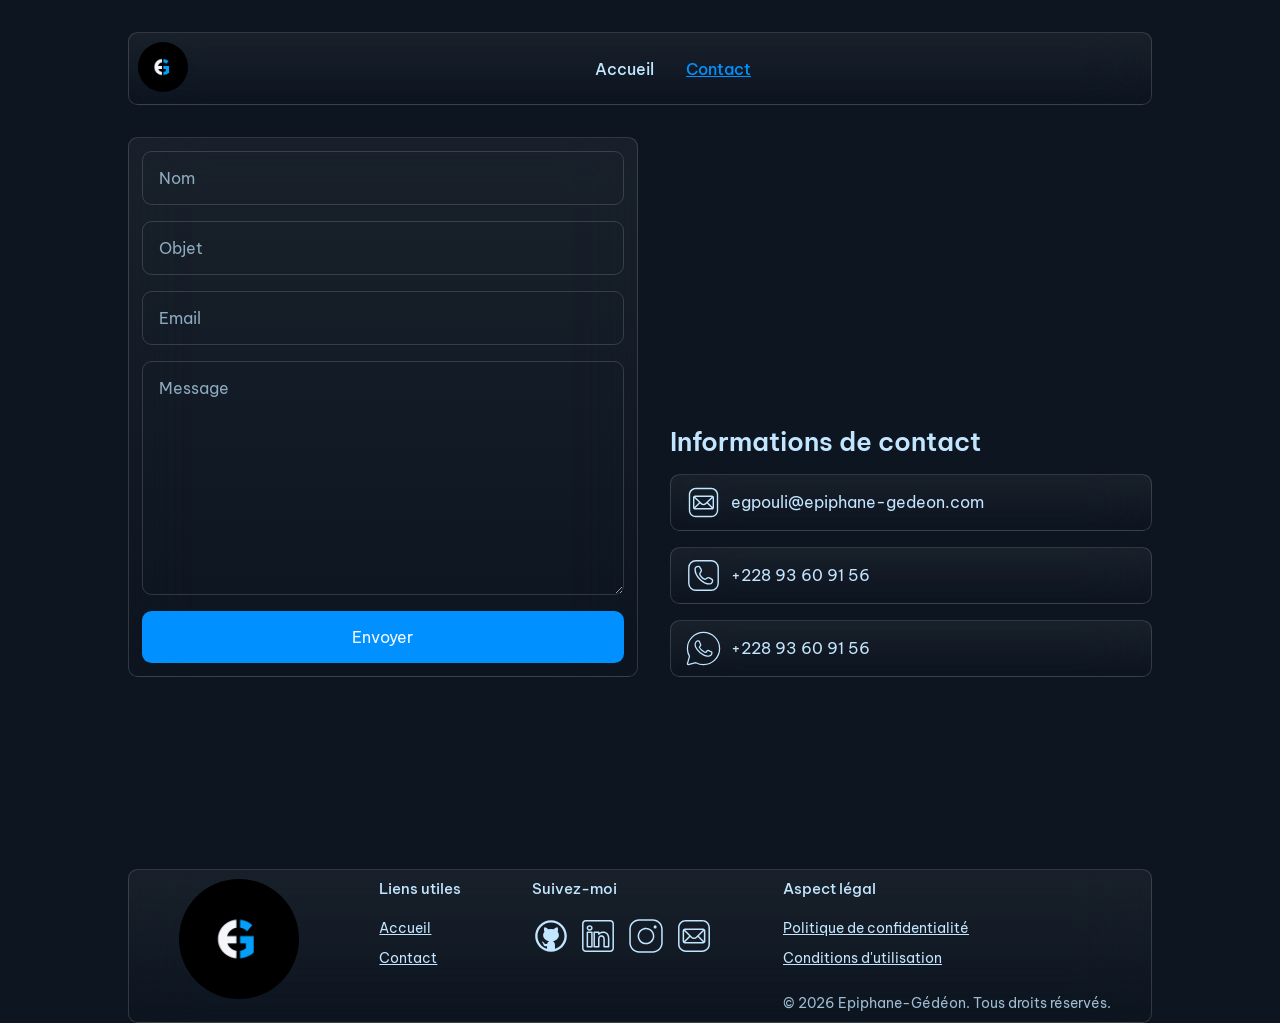
<file: contact.html>
<!DOCTYPE html>
<html lang="fr">
<head>
    <meta charset="UTF-8">
    <meta name="viewport" content="width=device-width, initial-scale=1.0">
    <link rel="alternate" href="https://www.apple.com/fr/" hreflang="fr-FR">
    <link rel="alternate" href="https://www.apple.com/" hreflang="en-US">

    <!--Stylesheets-->
    <link rel="stylesheet" href="new-style.css">
    <link rel="stylesheet" href="Style/header.css">
    <link rel="stylesheet" href="Style/footer.css">
    <link rel="stylesheet" href="Style/index/hero.css">
    <link rel="stylesheet" href="Style/contact.css">

    <link rel="icon" type="image/png" sizes="32x32" href="Images/favicon.png">
    <!--La police d'écriture-->
    <link rel="preconnect" href="https://fonts.googleapis.com">
    <link rel="preconnect" href="https://fonts.gstatic.com" crossorigin>
    <link href="https://fonts.googleapis.com/css2?family=Be+Vietnam+Pro:ital,wght@0,100;0,200;0,300;0,400;0,500;0,600;0,700;0,800;0,900;1,100;1,200;1,300;1,400;1,500;1,600;1,700;1,800;1,900&display=swap" rel="stylesheet">
    <title>Epiphane-Gédéon -- Contact</title>

</head>
<body>
    <header>
        <div class="logo">
            <a href=""><img src="Images/Ged.png", alt="Logo Epiphane-Gedeon"></a>
        </div>
        <div class="hamburger">
            <div class="line"></div>
            <div class="line"></div>
            <div class="line"></div>
        </div>
        <nav class = "navbar" >
            <div class="logo">
                <a href=""><img src="Images/Ged.png", alt="Logo Epiphane-Gedeon"></a>
            </div>
            <ul class="menu">
                <li><a href="index.html">Accueil</a></li>
                <!--li><a href="blog.html">Blog</a></li> 
                <li><a href="#projects">Projets</a></li-->
                <li class="active"><a href="contact.html">Contact</a></li>
                <!-- <li onclick="toggleDarkMode()" class="theme">
                    <svg class="icon" xmlns="http://www.w3.org/2000/svg"  viewBox="0 0 50 50" width="30px" height="30px"><path d="M 24.90625 3.96875 C 24.863281 3.976563 24.820313 3.988281 24.78125 4 C 24.316406 4.105469 23.988281 4.523438 24 5 L 24 11 C 23.996094 11.359375 24.183594 11.695313 24.496094 11.878906 C 24.808594 12.058594 25.191406 12.058594 25.503906 11.878906 C 25.816406 11.695313 26.003906 11.359375 26 11 L 26 5 C 26.011719 4.710938 25.894531 4.433594 25.6875 4.238281 C 25.476563 4.039063 25.191406 3.941406 24.90625 3.96875 Z M 10.65625 9.84375 C 10.28125 9.910156 9.980469 10.183594 9.875 10.546875 C 9.769531 10.914063 9.878906 11.304688 10.15625 11.5625 L 14.40625 15.8125 C 14.648438 16.109375 15.035156 16.246094 15.410156 16.160156 C 15.78125 16.074219 16.074219 15.78125 16.160156 15.410156 C 16.246094 15.035156 16.109375 14.648438 15.8125 14.40625 L 11.5625 10.15625 C 11.355469 9.933594 11.054688 9.820313 10.75 9.84375 C 10.71875 9.84375 10.6875 9.84375 10.65625 9.84375 Z M 39.03125 9.84375 C 38.804688 9.875 38.59375 9.988281 38.4375 10.15625 L 34.1875 14.40625 C 33.890625 14.648438 33.753906 15.035156 33.839844 15.410156 C 33.925781 15.78125 34.21875 16.074219 34.589844 16.160156 C 34.964844 16.246094 35.351563 16.109375 35.59375 15.8125 L 39.84375 11.5625 C 40.15625 11.265625 40.246094 10.800781 40.0625 10.410156 C 39.875 10.015625 39.460938 9.789063 39.03125 9.84375 Z M 24.90625 15 C 24.875 15.007813 24.84375 15.019531 24.8125 15.03125 C 24.75 15.035156 24.6875 15.046875 24.625 15.0625 C 24.613281 15.074219 24.605469 15.082031 24.59375 15.09375 C 19.289063 15.320313 15 19.640625 15 25 C 15 30.503906 19.496094 35 25 35 C 30.503906 35 35 30.503906 35 25 C 35 19.660156 30.746094 15.355469 25.46875 15.09375 C 25.433594 15.09375 25.410156 15.0625 25.375 15.0625 C 25.273438 15.023438 25.167969 15.003906 25.0625 15 C 25.042969 15 25.019531 15 25 15 C 24.96875 15 24.9375 15 24.90625 15 Z M 24.9375 17 C 24.957031 17 24.980469 17 25 17 C 25.03125 17 25.0625 17 25.09375 17 C 29.46875 17.050781 33 20.613281 33 25 C 33 29.421875 29.421875 33 25 33 C 20.582031 33 17 29.421875 17 25 C 17 20.601563 20.546875 17.035156 24.9375 17 Z M 4.71875 24 C 4.167969 24.078125 3.78125 24.589844 3.859375 25.140625 C 3.9375 25.691406 4.449219 26.078125 5 26 L 11 26 C 11.359375 26.003906 11.695313 25.816406 11.878906 25.503906 C 12.058594 25.191406 12.058594 24.808594 11.878906 24.496094 C 11.695313 24.183594 11.359375 23.996094 11 24 L 5 24 C 4.96875 24 4.9375 24 4.90625 24 C 4.875 24 4.84375 24 4.8125 24 C 4.78125 24 4.75 24 4.71875 24 Z M 38.71875 24 C 38.167969 24.078125 37.78125 24.589844 37.859375 25.140625 C 37.9375 25.691406 38.449219 26.078125 39 26 L 45 26 C 45.359375 26.003906 45.695313 25.816406 45.878906 25.503906 C 46.058594 25.191406 46.058594 24.808594 45.878906 24.496094 C 45.695313 24.183594 45.359375 23.996094 45 24 L 39 24 C 38.96875 24 38.9375 24 38.90625 24 C 38.875 24 38.84375 24 38.8125 24 C 38.78125 24 38.75 24 38.71875 24 Z M 15 33.875 C 14.773438 33.90625 14.5625 34.019531 14.40625 34.1875 L 10.15625 38.4375 C 9.859375 38.679688 9.722656 39.066406 9.808594 39.441406 C 9.894531 39.8125 10.1875 40.105469 10.558594 40.191406 C 10.933594 40.277344 11.320313 40.140625 11.5625 39.84375 L 15.8125 35.59375 C 16.109375 35.308594 16.199219 34.867188 16.039063 34.488281 C 15.882813 34.109375 15.503906 33.867188 15.09375 33.875 C 15.0625 33.875 15.03125 33.875 15 33.875 Z M 34.6875 33.875 C 34.3125 33.941406 34.011719 34.214844 33.90625 34.578125 C 33.800781 34.945313 33.910156 35.335938 34.1875 35.59375 L 38.4375 39.84375 C 38.679688 40.140625 39.066406 40.277344 39.441406 40.191406 C 39.8125 40.105469 40.105469 39.8125 40.191406 39.441406 C 40.277344 39.066406 40.140625 38.679688 39.84375 38.4375 L 35.59375 34.1875 C 35.40625 33.988281 35.148438 33.878906 34.875 33.875 C 34.84375 33.875 34.8125 33.875 34.78125 33.875 C 34.75 33.875 34.71875 33.875 34.6875 33.875 Z M 24.90625 37.96875 C 24.863281 37.976563 24.820313 37.988281 24.78125 38 C 24.316406 38.105469 23.988281 38.523438 24 39 L 24 45 C 23.996094 45.359375 24.183594 45.695313 24.496094 45.878906 C 24.808594 46.058594 25.191406 46.058594 25.503906 45.878906 C 25.816406 45.695313 26.003906 45.359375 26 45 L 26 39 C 26.011719 38.710938 25.894531 38.433594 25.6875 38.238281 C 25.476563 38.039063 25.191406 37.941406 24.90625 37.96875 Z"/></svg>
                </li> -->
            </ul>
        </nav>
        <div>
            <!-- <a href="" class="button-primary">Se connecter</a> -->
        </div>
    </header>

    <main>
        <section class="contact-section">
            <div class="contact-form blur-element">
                <div id="form-message" class="form-message"></div>
                <form id="contact-form" action="submit_form.php" method="POST">
                    <input type="text" id="name" name="name" placeholder="Nom" required>

                    <input type="text" id="subject" name="subject" placeholder="Objet" required>

                    <input type="email" id="email" name="email" placeholder="Email" required>

                    <textarea id="message" name="message" placeholder="Message" rows="10" required></textarea>

                    <button type="submit" class="button-primary" id="submit-btn">Envoyer</button>
                </form>
            </div>
            <div class="contact-info">
                <h2>Informations de contact</h2>
                <div class="infos">
                    <a href="mailto:egpouli@epiphane-gedeon.com" class="contact-card blur-element">
                    <svg class="icon" xmlns="http://www.w3.org/2000/svg" viewBox="0 0 50 50"><path d="M 14 4 C 8.4886661 4 4 8.4886661 4 14 L 4 36 C 4 41.511334 8.4886661 46 14 46 L 36 46 C 41.511334 46 46 41.511334 46 36 L 46 14 C 46 8.4886661 41.511334 4 36 4 L 14 4 z M 14 6 L 36 6 C 40.430666 6 44 9.5693339 44 14 L 44 36 C 44 40.430666 40.430666 44 36 44 L 14 44 C 9.5693339 44 6 40.430666 6 36 L 6 14 C 6 9.5693339 9.5693339 6 14 6 z M 13 15 C 11.35503 15 10 16.35503 10 18 L 10 32 C 10 33.64497 11.35503 35 13 35 L 37 35 C 38.64497 35 40 33.64497 40 32 L 40 18 C 40 16.35503 38.64497 15 37 15 L 13 15 z M 13.414062 17 L 36.583984 17 L 27.677734 25.892578 C 26.18494 27.382984 23.796834 27.382819 22.304688 25.890625 L 13.414062 17 z M 38 18.412109 L 38 31.587891 L 31.402344 25 L 38 18.412109 z M 12 18.414062 L 18.585938 25 L 12 31.585938 L 12 18.414062 z M 29.988281 26.412109 L 36.585938 33 L 13.414062 33 L 20 26.414062 L 20.890625 27.304688 C 23.146478 29.56054 26.832638 29.562194 29.089844 27.308594 L 29.988281 26.412109 z"/></svg>
                    egpouli@epiphane-gedeon.com
                </a>
                <a href="tel:+22893609156" class="contact-card blur-element">
                    <svg class="icon filled" xmlns="http://www.w3.org/2000/svg" viewBox="0 0 50 50" width="50px" height="50px">
                        <path 
                            d="M 14 3.9902344 C 8.4886661 3.9902344 4 8.4789008 4 13.990234 L 4 35.990234 C 4 41.501568 8.4886661 45.990234 14 45.990234 L 36 45.990234 C 41.511334 45.990234 46 41.501568 46 35.990234 L 46 13.990234 C 46 8.4789008 41.511334 3.9902344 36 3.9902344 L 14 3.9902344 z 
                            M 18.005859 12.033203 C 18.633859 12.060203 19.210594 12.414031 19.558594 12.957031 C 19.954594 13.575031 20.569141 14.534156 21.369141 15.785156 C 22.099141 16.926156 22.150047 18.399844 21.498047 19.589844 L 20.033203 21.673828 C 19.637203 22.237828 19.558219 22.959703 19.824219 23.595703 C 20.238219 24.585703 21.040797 26.107203 22.466797 27.533203 C 23.892797 28.959203 25.414297 29.761781 26.404297 30.175781 C 27.040297 30.441781 27.762172 30.362797 28.326172 29.966797 L 30.410156 28.501953 C 31.600156 27.849953 33.073844 27.901859 34.214844 28.630859 C 35.465844 29.430859 36.424969 30.045406 37.042969 30.441406 C 37.585969 30.789406 37.939797 31.366141 37.966797 31.994141 C 38.120797 35.558141 35.359641 37.001953 34.556641 37.001953 C 34.000641 37.001953 27.316344 37.761656 19.777344 30.222656 C 12.238344 22.683656 12.998047 15.999359 12.998047 15.443359 C 12.998047 14.640359 14.441859 11.879203 18.005859 12.033203 z"
                            fill="none"
                            stroke="black"
                            stroke-width="2"
                            stroke-linecap="round"
                            stroke-linejoin="round"
                        />
                    </svg>
                    +228 93 60 91 56
                </a>
                <a href="https://wa.me/22893609156?text=Bonjour%20j'ai%20vu%20votre%20contact%20sur%20votre%20site" class="contact-card blur-element">
                    <svg class="icon filled" xmlns="http://www.w3.org/2000/svg" viewBox="0 0 50 50" width="50px" height="50px">
                        <path 
                            d="M25,2C12.318,2,2,12.318,2,25c0,3.96,1.023,7.854,2.963,11.29L2.037,46.73c-0.096,0.343-0.003,0.711,0.245,0.966 
                            C2.473,47.893,2.733,48,3,48c0.08,0,0.161-0.01,0.24-0.029l10.896-2.699C17.463,47.058,21.21,48,25,48
                            c12.682,0,23-10.318,23-23S37.682,2,25,2z 
                            M36.57,33.116c-0.492,1.362-2.852,2.605-3.986,2.772c-1.018,0.149-2.306,0.213-3.72-0.231
                            c-0.857-0.27-1.957-0.628-3.366-1.229c-5.923-2.526-9.791-8.415-10.087-8.804
                            C15.116,25.235,13,22.463,13,19.594s1.525-4.28,2.067-4.864c0.542-0.584,1.181-0.73,1.575-0.73
                            s0.787,0.005,1.132,0.021c0.363,0.018,0.85-0.137,1.329,1.001c0.492,1.168,1.673,4.037,1.819,4.33
                            c0.148,0.292,0.246,0.633,0.05,1.022c-0.196,0.389-0.294,0.632-0.59,0.973s-0.62,0.76-0.886,1.022
                            c-0.296,0.291-0.603,0.606-0.259,1.19c0.344,0.584,1.529,2.493,3.285,4.039
                            c2.255,1.986,4.158,2.602,4.748,2.894c0.59,0.292,0.935,0.243,1.279-0.146
                            c0.344-0.39,1.476-1.703,1.869-2.286s0.787-0.487,1.329-0.292
                            c0.542,0.194,3.445,1.604,4.035,1.896c0.59,0.292,0.984,0.438,1.132,0.681
                            C37.062,30.587,37.062,31.755,36.57,33.116z"
                            fill="none"
                            stroke="black"
                            stroke-width="1.8"
                            stroke-linecap="round"
                            stroke-linejoin="round"
                        />
                    </svg>
                    +228 93 60 91 56
                </a>
                </div>
                
            </div>
        </section>

    </main>

    <footer class="blur-element">
        <div class="logo">
            <a href=""><img src="Images/Ged.png", alt="Logo Epiphane-Gedeon"></a>
        </div>
        <div class="links footer-element">
            <h3>Liens utiles</h3>
            <ul>
                <li><a href="">Accueil</a></li>
                <!--li><a href="">Blog</a></li>
                <li><a href="">Projets</a></li-->
                <li><a href="">Contact</a></li>
            </ul>
        </div>
        <div class="socials footer-element">
            <h3>Suivez-moi</h3>
            <div class="socials-links">
                <a href="https://github.com/epiphane-gedeon" target="_blank">
                    <svg class="icon" xmlns="http://www.w3.org/2000/svg"  viewBox="0 0 48 48"><path d="M 24 4 C 12.972066 4 4 12.972074 4 24 C 4 35.027926 12.972066 44 24 44 C 35.027934 44 44 35.027926 44 24 C 44 12.972074 35.027934 4 24 4 z M 24 7 C 33.406615 7 41 14.593391 41 24 C 41 31.66536 35.956939 38.122519 29 40.251953 L 29 35.136719 C 29 33.226635 27.899316 31.588619 26.308594 30.773438 A 10 8 0 0 0 32.4375 18.720703 C 32.881044 17.355414 33.376523 14.960672 32.199219 13.076172 C 29.929345 13.076172 28.464667 14.632086 27.765625 15.599609 A 10 8 0 0 0 24 15 A 10 8 0 0 0 20.230469 15.59375 C 19.529731 14.625773 18.066226 13.076172 15.800781 13.076172 C 14.449711 15.238817 15.28492 17.564557 15.732422 18.513672 A 10 8 0 0 0 21.681641 30.779297 C 20.3755 31.452483 19.397283 32.674042 19.097656 34.15625 L 17.783203 34.15625 C 16.486203 34.15625 15.98225 33.629234 15.28125 32.740234 C 14.58925 31.851234 13.845172 31.253859 12.951172 31.005859 C 12.469172 30.954859 12.144453 31.321484 12.564453 31.646484 C 13.983453 32.612484 14.081391 34.193516 14.650391 35.228516 C 15.168391 36.160516 16.229687 37 17.429688 37 L 19 37 L 19 40.251953 C 12.043061 38.122519 7 31.66536 7 24 C 7 14.593391 14.593385 7 24 7 z"/></svg>
                </a>
                <a href="https://www.linkedin.com/in/epiphane-gedeon-pouli/" target="_blank">
                    <svg class="icon" xmlns="http://www.w3.org/2000/svg"  viewBox="0 0 50 50"><path d="M 9 4 C 6.2504839 4 4 6.2504839 4 9 L 4 41 C 4 43.749516 6.2504839 46 9 46 L 41 46 C 43.749516 46 46 43.749516 46 41 L 46 9 C 46 6.2504839 43.749516 4 41 4 L 9 4 z M 9 6 L 41 6 C 42.668484 6 44 7.3315161 44 9 L 44 41 C 44 42.668484 42.668484 44 41 44 L 9 44 C 7.3315161 44 6 42.668484 6 41 L 6 9 C 6 7.3315161 7.3315161 6 9 6 z M 14 11.011719 C 12.904779 11.011719 11.919219 11.339079 11.189453 11.953125 C 10.459687 12.567171 10.011719 13.484511 10.011719 14.466797 C 10.011719 16.333977 11.631285 17.789609 13.691406 17.933594 A 0.98809878 0.98809878 0 0 0 13.695312 17.935547 A 0.98809878 0.98809878 0 0 0 14 17.988281 C 16.27301 17.988281 17.988281 16.396083 17.988281 14.466797 A 0.98809878 0.98809878 0 0 0 17.986328 14.414062 C 17.884577 12.513831 16.190443 11.011719 14 11.011719 z M 14 12.988281 C 15.392231 12.988281 15.94197 13.610038 16.001953 14.492188 C 15.989803 15.348434 15.460091 16.011719 14 16.011719 C 12.614594 16.011719 11.988281 15.302225 11.988281 14.466797 C 11.988281 14.049083 12.140703 13.734298 12.460938 13.464844 C 12.78117 13.19539 13.295221 12.988281 14 12.988281 z M 11 19 A 1.0001 1.0001 0 0 0 10 20 L 10 39 A 1.0001 1.0001 0 0 0 11 40 L 17 40 A 1.0001 1.0001 0 0 0 18 39 L 18 33.134766 L 18 20 A 1.0001 1.0001 0 0 0 17 19 L 11 19 z M 20 19 A 1.0001 1.0001 0 0 0 19 20 L 19 39 A 1.0001 1.0001 0 0 0 20 40 L 26 40 A 1.0001 1.0001 0 0 0 27 39 L 27 29 C 27 28.170333 27.226394 27.345035 27.625 26.804688 C 28.023606 26.264339 28.526466 25.940057 29.482422 25.957031 C 30.468166 25.973981 30.989999 26.311669 31.384766 26.841797 C 31.779532 27.371924 32 28.166667 32 29 L 32 39 A 1.0001 1.0001 0 0 0 33 40 L 39 40 A 1.0001 1.0001 0 0 0 40 39 L 40 28.261719 C 40 25.300181 39.122788 22.95433 37.619141 21.367188 C 36.115493 19.780044 34.024172 19 31.8125 19 C 29.710483 19 28.110853 19.704889 27 20.423828 L 27 20 A 1.0001 1.0001 0 0 0 26 19 L 20 19 z M 12 21 L 16 21 L 16 33.134766 L 16 38 L 12 38 L 12 21 z M 21 21 L 25 21 L 25 22.560547 A 1.0001 1.0001 0 0 0 26.798828 23.162109 C 26.798828 23.162109 28.369194 21 31.8125 21 C 33.565828 21 35.069366 21.582581 36.167969 22.742188 C 37.266572 23.901794 38 25.688257 38 28.261719 L 38 38 L 34 38 L 34 29 C 34 27.833333 33.720468 26.627107 32.990234 25.646484 C 32.260001 24.665862 31.031834 23.983076 29.517578 23.957031 C 27.995534 23.930001 26.747519 24.626988 26.015625 25.619141 C 25.283731 26.611293 25 27.829667 25 29 L 25 38 L 21 38 L 21 21 z"/></svg>
                </a>
                <a href="https://www.instagram.com/epiphane_gedeon" target="_blank">
                    <svg class="icon" xmlns="http://www.w3.org/2000/svg"  viewBox="0 0 50 50"><path d="M 16 3 C 8.8324839 3 3 8.8324839 3 16 L 3 34 C 3 41.167516 8.8324839 47 16 47 L 34 47 C 41.167516 47 47 41.167516 47 34 L 47 16 C 47 8.8324839 41.167516 3 34 3 L 16 3 z M 16 5 L 34 5 C 40.086484 5 45 9.9135161 45 16 L 45 34 C 45 40.086484 40.086484 45 34 45 L 16 45 C 9.9135161 45 5 40.086484 5 34 L 5 16 C 5 9.9135161 9.9135161 5 16 5 z M 37 11 A 2 2 0 0 0 35 13 A 2 2 0 0 0 37 15 A 2 2 0 0 0 39 13 A 2 2 0 0 0 37 11 z M 25 14 C 18.936712 14 14 18.936712 14 25 C 14 31.063288 18.936712 36 25 36 C 31.063288 36 36 31.063288 36 25 C 36 18.936712 31.063288 14 25 14 z M 25 16 C 29.982407 16 34 20.017593 34 25 C 34 29.982407 29.982407 34 25 34 C 20.017593 34 16 29.982407 16 25 C 16 20.017593 20.017593 16 25 16 z"/></svg>
                </a>
                <a href="mailto:egpouli@epiphane-gedeon.com" target="_blank">
                    <svg class="icon" xmlns="http://www.w3.org/2000/svg" viewBox="0 0 50 50"><path d="M 14 4 C 8.4886661 4 4 8.4886661 4 14 L 4 36 C 4 41.511334 8.4886661 46 14 46 L 36 46 C 41.511334 46 46 41.511334 46 36 L 46 14 C 46 8.4886661 41.511334 4 36 4 L 14 4 z M 14 6 L 36 6 C 40.430666 6 44 9.5693339 44 14 L 44 36 C 44 40.430666 40.430666 44 36 44 L 14 44 C 9.5693339 44 6 40.430666 6 36 L 6 14 C 6 9.5693339 9.5693339 6 14 6 z M 13 15 C 11.35503 15 10 16.35503 10 18 L 10 32 C 10 33.64497 11.35503 35 13 35 L 37 35 C 38.64497 35 40 33.64497 40 32 L 40 18 C 40 16.35503 38.64497 15 37 15 L 13 15 z M 13.414062 17 L 36.583984 17 L 27.677734 25.892578 C 26.18494 27.382984 23.796834 27.382819 22.304688 25.890625 L 13.414062 17 z M 38 18.412109 L 38 31.587891 L 31.402344 25 L 38 18.412109 z M 12 18.414062 L 18.585938 25 L 12 31.585938 L 12 18.414062 z M 29.988281 26.412109 L 36.585938 33 L 13.414062 33 L 20 26.414062 L 20.890625 27.304688 C 23.146478 29.56054 26.832638 29.562194 29.089844 27.308594 L 29.988281 26.412109 z"/></svg>
                </a>
            </div>
            
        </div>
        <div class="legals footer-element">
            <h3>Aspect légal</h3>
            <ul>
                <li><a href="">Politique de confidentialité</a></li>
                <li><a href="">Conditions d'utilisation</a></li>
            </ul>
            <p>&copy; 2026 Epiphane-Gédéon. Tous droits réservés.</p>
        </div>

    </footer>
</body>
<script>
    const hamburger = document.querySelector('.hamburger')
    hamburger.onclick= function(){
        navBar = document.querySelector('.navbar')
        navBar.classList.toggle('active')
        hamburger.classList.toggle('cross')
       console.log('click')
    }
    if (localStorage.getItem('darkMode') === 'enabled') {
        document.body.classList.add('dark-mode')
    }

    // Activez ou désactivez le mode sombre
    function toggleDarkMode() {
        let body = document.querySelector('body');
        body.classList.toggle('dark-mode')

        // Stockez l'état du mode sombre dans le stockage local
        if (body.classList.contains('dark-mode')) {
            localStorage.setItem('darkMode', 'enabled')
        } else {
            localStorage.setItem('darkMode', 'disabled')
        }
    }
</script>
</html>
</file>
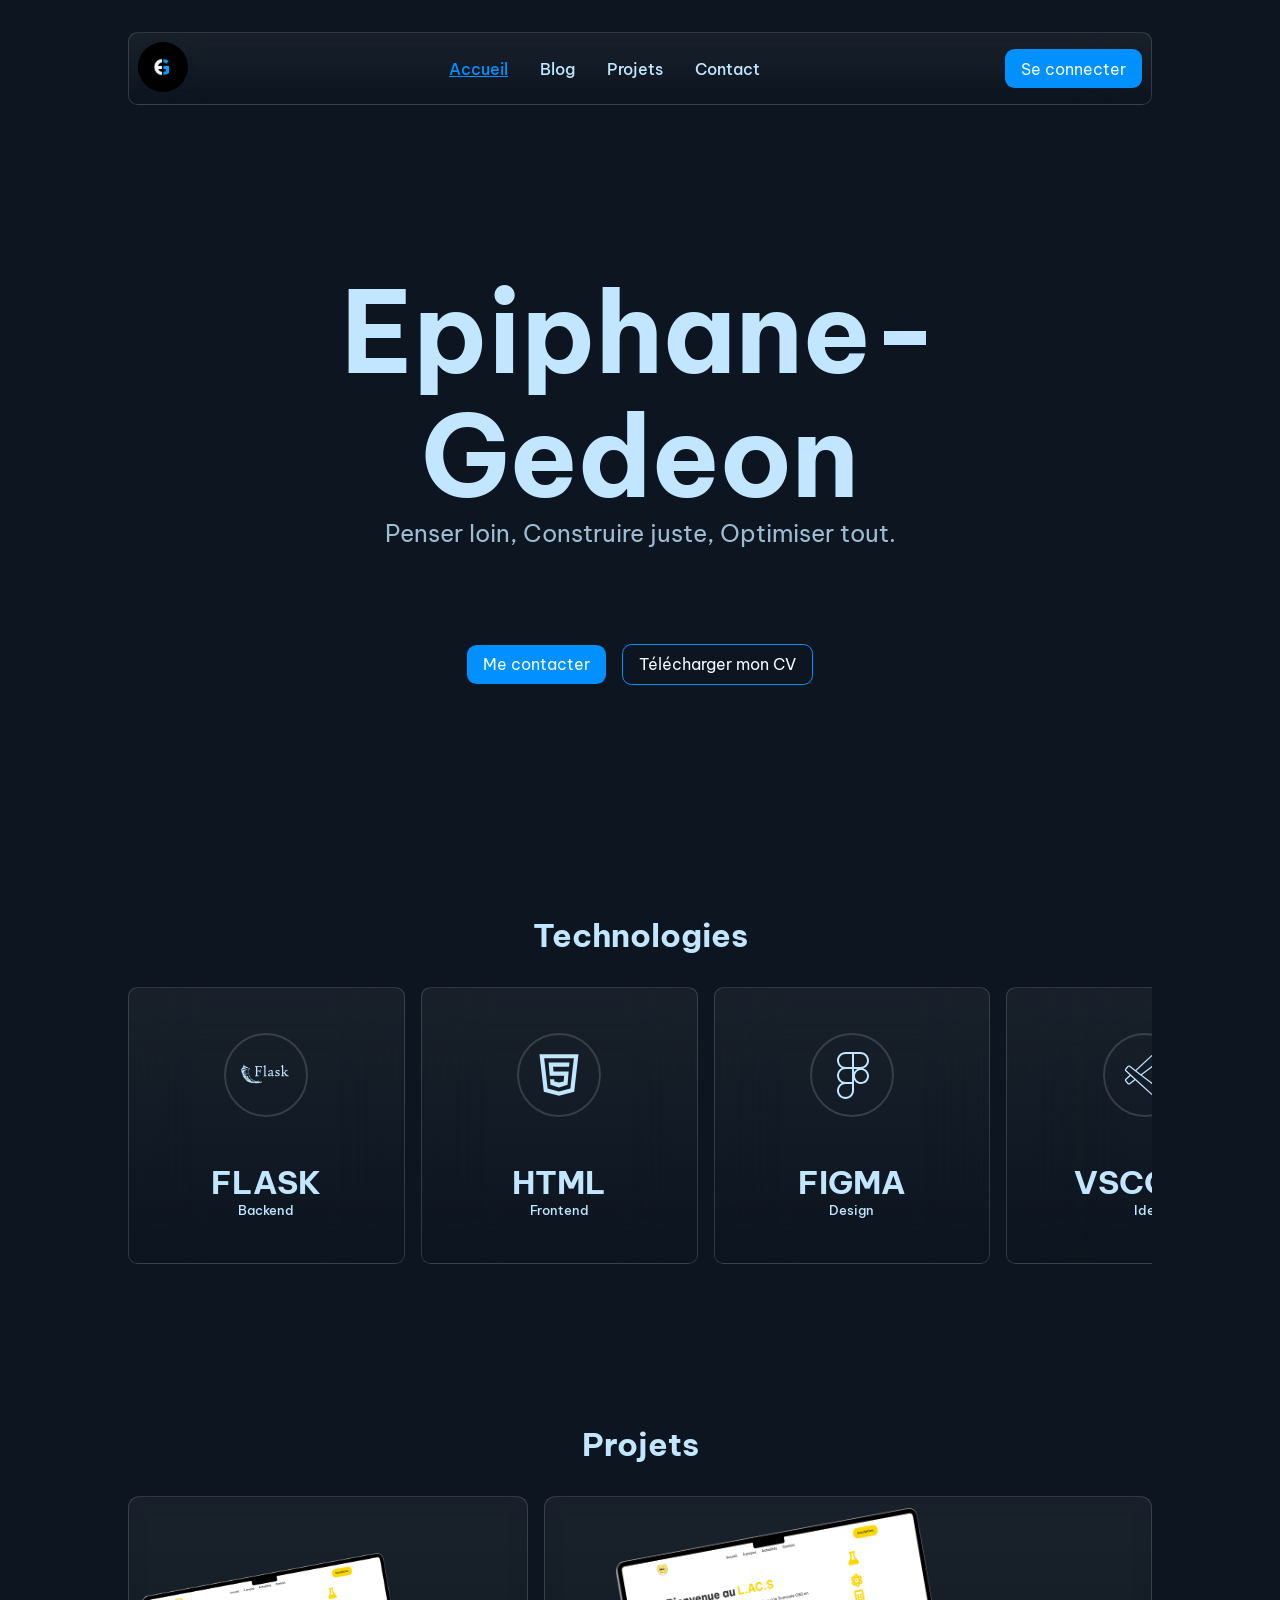
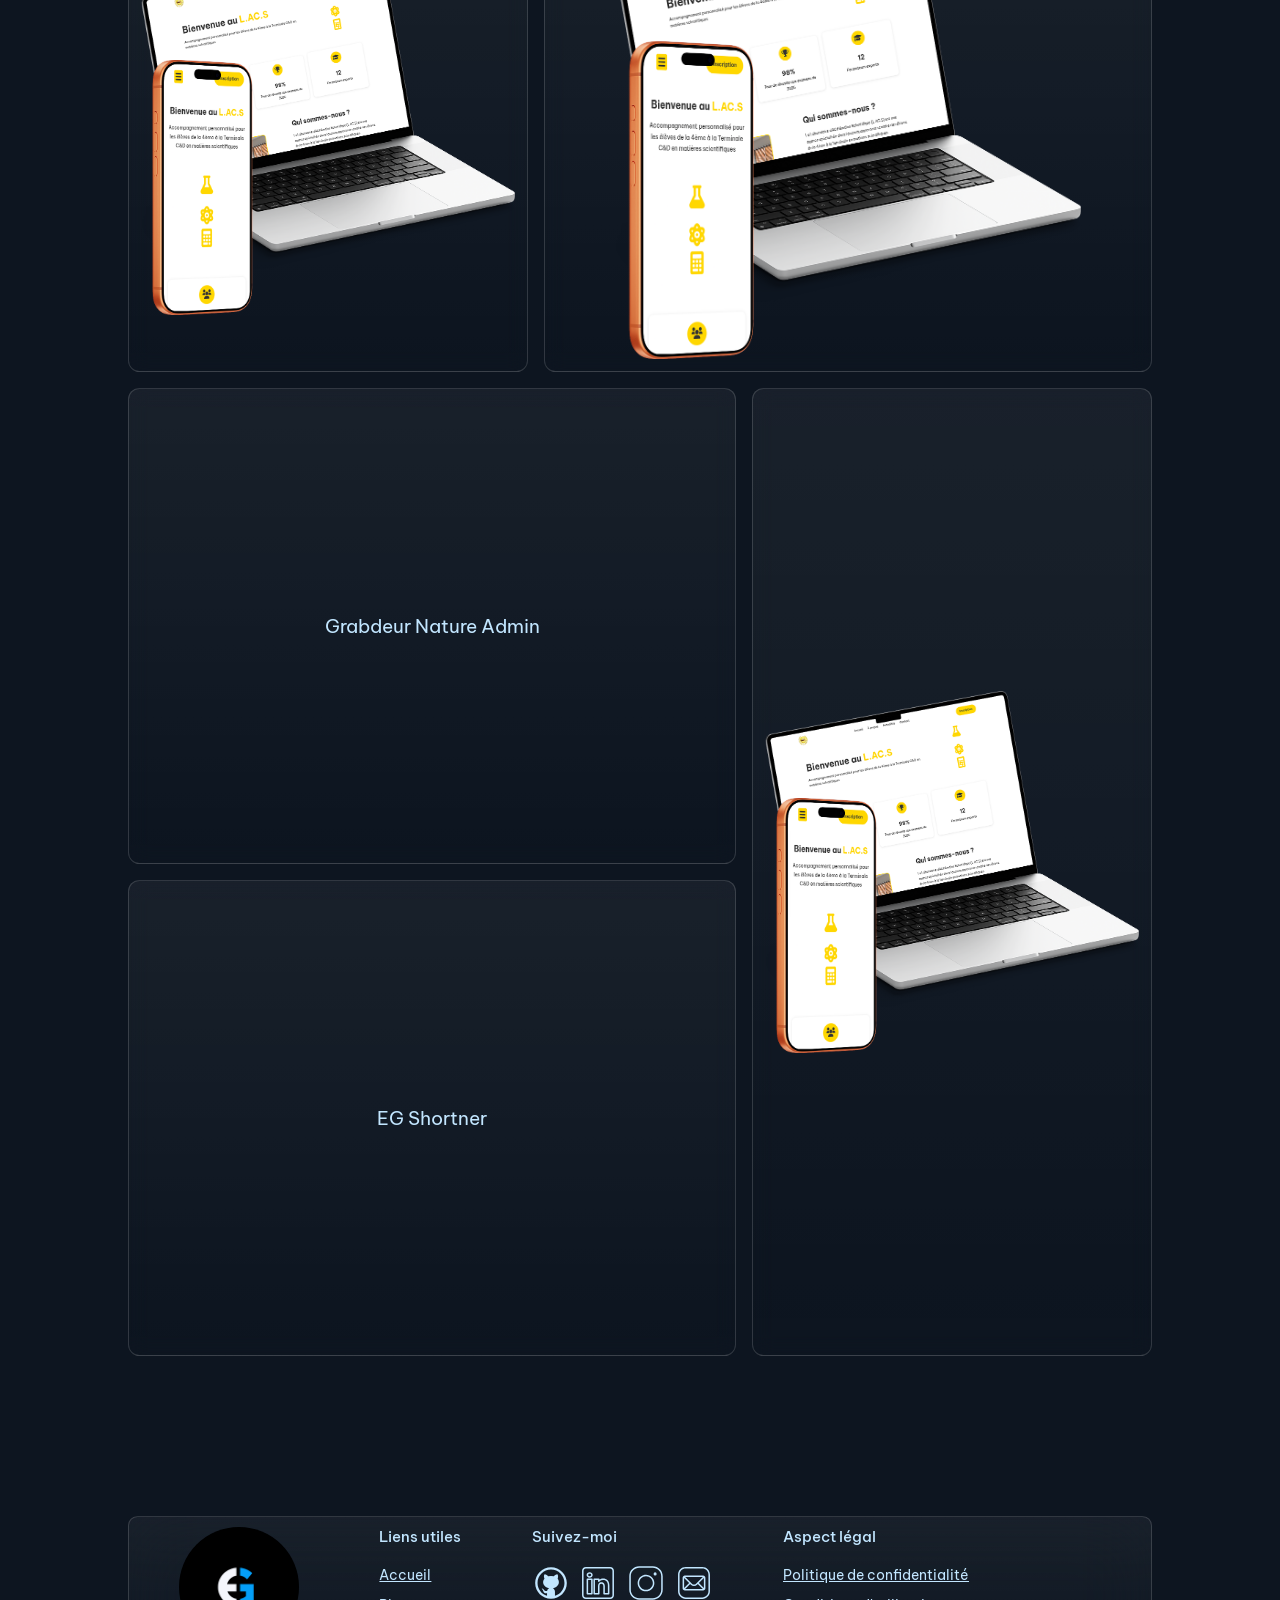
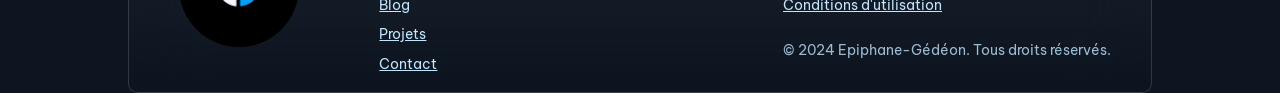
<file: index copy.html>
<!DOCTYPE html>
<html lang="fr">
<head>
    <meta charset="UTF-8">
    <meta name="viewport" content="width=device-width, initial-scale=1.0">
    <link rel="alternate" href="https://www.apple.com/fr/" hreflang="fr-FR">
    <link rel="alternate" href="https://www.apple.com/" hreflang="en-US">

    <!--Stylesheets-->
    <link rel="stylesheet" href="new-style.css">
    <link rel="stylesheet" href="Style/header.css">
    <link rel="stylesheet" href="Style/footer.css">
    <link rel="stylesheet" href="Style/index/hero.css">
    <link rel="stylesheet" href="Style/index/technos.css">
    <link rel="stylesheet" href="Style/index/projects.css">

    <link rel="icon" type="image/png" sizes="32x32" href="Images/favicon.png">
    <!--La police d'écriture-->
    <link rel="preconnect" href="https://fonts.googleapis.com">
    <link rel="preconnect" href="https://fonts.gstatic.com" crossorigin>
    <link href="https://fonts.googleapis.com/css2?family=Be+Vietnam+Pro:ital,wght@0,100;0,200;0,300;0,400;0,500;0,600;0,700;0,800;0,900;1,100;1,200;1,300;1,400;1,500;1,600;1,700;1,800;1,900&display=swap" rel="stylesheet">
    <title>Epiphane-Gédéon</title>

    <script src="script.js"></script>
</head>
<body>
    <header>
        <div class="logo">
            <a href=""><img src="Images/Ged.png", alt="Logo Epiphane-Gedeon"></a>
        </div>
        <div class="hamburger">
            <div class="line"></div>
            <div class="line"></div>
            <div class="line"></div>
        </div>
        <nav class = "navbar" >
            <div class="logo">
                <a href=""><img src="Images/Ged.png", alt="Logo Epiphane-Gedeon"></a>
            </div>
            <ul class="menu">
                <li class="active"><a href="index.html">Accueil</a></li>
                <li><a href="blog.html">Blog</a></li> 
                <li><a href="#projects">Projets</a></li>
                <li><a href="">Contact</a></li>
                <!-- <li onclick="toggleDarkMode()" class="theme">
                    <svg class="icon" xmlns="http://www.w3.org/2000/svg"  viewBox="0 0 50 50" width="30px" height="30px"><path d="M 24.90625 3.96875 C 24.863281 3.976563 24.820313 3.988281 24.78125 4 C 24.316406 4.105469 23.988281 4.523438 24 5 L 24 11 C 23.996094 11.359375 24.183594 11.695313 24.496094 11.878906 C 24.808594 12.058594 25.191406 12.058594 25.503906 11.878906 C 25.816406 11.695313 26.003906 11.359375 26 11 L 26 5 C 26.011719 4.710938 25.894531 4.433594 25.6875 4.238281 C 25.476563 4.039063 25.191406 3.941406 24.90625 3.96875 Z M 10.65625 9.84375 C 10.28125 9.910156 9.980469 10.183594 9.875 10.546875 C 9.769531 10.914063 9.878906 11.304688 10.15625 11.5625 L 14.40625 15.8125 C 14.648438 16.109375 15.035156 16.246094 15.410156 16.160156 C 15.78125 16.074219 16.074219 15.78125 16.160156 15.410156 C 16.246094 15.035156 16.109375 14.648438 15.8125 14.40625 L 11.5625 10.15625 C 11.355469 9.933594 11.054688 9.820313 10.75 9.84375 C 10.71875 9.84375 10.6875 9.84375 10.65625 9.84375 Z M 39.03125 9.84375 C 38.804688 9.875 38.59375 9.988281 38.4375 10.15625 L 34.1875 14.40625 C 33.890625 14.648438 33.753906 15.035156 33.839844 15.410156 C 33.925781 15.78125 34.21875 16.074219 34.589844 16.160156 C 34.964844 16.246094 35.351563 16.109375 35.59375 15.8125 L 39.84375 11.5625 C 40.15625 11.265625 40.246094 10.800781 40.0625 10.410156 C 39.875 10.015625 39.460938 9.789063 39.03125 9.84375 Z M 24.90625 15 C 24.875 15.007813 24.84375 15.019531 24.8125 15.03125 C 24.75 15.035156 24.6875 15.046875 24.625 15.0625 C 24.613281 15.074219 24.605469 15.082031 24.59375 15.09375 C 19.289063 15.320313 15 19.640625 15 25 C 15 30.503906 19.496094 35 25 35 C 30.503906 35 35 30.503906 35 25 C 35 19.660156 30.746094 15.355469 25.46875 15.09375 C 25.433594 15.09375 25.410156 15.0625 25.375 15.0625 C 25.273438 15.023438 25.167969 15.003906 25.0625 15 C 25.042969 15 25.019531 15 25 15 C 24.96875 15 24.9375 15 24.90625 15 Z M 24.9375 17 C 24.957031 17 24.980469 17 25 17 C 25.03125 17 25.0625 17 25.09375 17 C 29.46875 17.050781 33 20.613281 33 25 C 33 29.421875 29.421875 33 25 33 C 20.582031 33 17 29.421875 17 25 C 17 20.601563 20.546875 17.035156 24.9375 17 Z M 4.71875 24 C 4.167969 24.078125 3.78125 24.589844 3.859375 25.140625 C 3.9375 25.691406 4.449219 26.078125 5 26 L 11 26 C 11.359375 26.003906 11.695313 25.816406 11.878906 25.503906 C 12.058594 25.191406 12.058594 24.808594 11.878906 24.496094 C 11.695313 24.183594 11.359375 23.996094 11 24 L 5 24 C 4.96875 24 4.9375 24 4.90625 24 C 4.875 24 4.84375 24 4.8125 24 C 4.78125 24 4.75 24 4.71875 24 Z M 38.71875 24 C 38.167969 24.078125 37.78125 24.589844 37.859375 25.140625 C 37.9375 25.691406 38.449219 26.078125 39 26 L 45 26 C 45.359375 26.003906 45.695313 25.816406 45.878906 25.503906 C 46.058594 25.191406 46.058594 24.808594 45.878906 24.496094 C 45.695313 24.183594 45.359375 23.996094 45 24 L 39 24 C 38.96875 24 38.9375 24 38.90625 24 C 38.875 24 38.84375 24 38.8125 24 C 38.78125 24 38.75 24 38.71875 24 Z M 15 33.875 C 14.773438 33.90625 14.5625 34.019531 14.40625 34.1875 L 10.15625 38.4375 C 9.859375 38.679688 9.722656 39.066406 9.808594 39.441406 C 9.894531 39.8125 10.1875 40.105469 10.558594 40.191406 C 10.933594 40.277344 11.320313 40.140625 11.5625 39.84375 L 15.8125 35.59375 C 16.109375 35.308594 16.199219 34.867188 16.039063 34.488281 C 15.882813 34.109375 15.503906 33.867188 15.09375 33.875 C 15.0625 33.875 15.03125 33.875 15 33.875 Z M 34.6875 33.875 C 34.3125 33.941406 34.011719 34.214844 33.90625 34.578125 C 33.800781 34.945313 33.910156 35.335938 34.1875 35.59375 L 38.4375 39.84375 C 38.679688 40.140625 39.066406 40.277344 39.441406 40.191406 C 39.8125 40.105469 40.105469 39.8125 40.191406 39.441406 C 40.277344 39.066406 40.140625 38.679688 39.84375 38.4375 L 35.59375 34.1875 C 35.40625 33.988281 35.148438 33.878906 34.875 33.875 C 34.84375 33.875 34.8125 33.875 34.78125 33.875 C 34.75 33.875 34.71875 33.875 34.6875 33.875 Z M 24.90625 37.96875 C 24.863281 37.976563 24.820313 37.988281 24.78125 38 C 24.316406 38.105469 23.988281 38.523438 24 39 L 24 45 C 23.996094 45.359375 24.183594 45.695313 24.496094 45.878906 C 24.808594 46.058594 25.191406 46.058594 25.503906 45.878906 C 25.816406 45.695313 26.003906 45.359375 26 45 L 26 39 C 26.011719 38.710938 25.894531 38.433594 25.6875 38.238281 C 25.476563 38.039063 25.191406 37.941406 24.90625 37.96875 Z"/></svg>
                </li> -->
            </ul>
        </nav>
        <div>
            <a href="" class="button-primary">Se connecter</a>
        </div>
    </header>
    <main>
        <section class="hero-banner">
            <div class="title">
                <h1>Epiphane-Gedeon</h1>
                <h2>Penser loin, Construire juste, Optimiser tout.</h2>
            </div>
            <div class="cta">
                <a href="" class="button-primary">Me contacter</a>
                <a href="" class="button-secondary">Télécharger mon CV</a>
            </div>
        </section>

        <section class="technologies">
            <h1>Technologies</h1>
            <div class="technos">
                <div class="techno-card blur-element">
                    <div class="techno-icon">
                        <svg class="icon" xmlns="http://www.w3.org/2000/svg"  viewBox="0 0 50 50" width="60px" height="60px"><path d="M 2.609375 14.628906 C 2.194125 14.663781 1.8316094 14.997641 2.3496094 15.556641 C 3.3446094 16.118641 1.3683125 16.532203 1.9453125 16.908203 C 2.1293125 17.304203 1.9305781 17.745406 1.3925781 17.816406 C 0.60457812 17.884406 0.67926562 18.960484 1.4472656 18.396484 C 2.3042656 18.124484 1.5954062 18.504031 1.1914062 18.582031 C 0.28440625 18.846031 -0.33364063 19.752078 0.19335938 20.580078 C 0.69735938 21.720078 0.83165625 22.991734 1.2226562 24.177734 C 1.8696563 26.001734 2.8149688 27.737328 4.0429688 29.236328 C 4.6259687 30.086328 5.4782969 30.690313 6.2792969 31.320312 C 7.0672969 31.831312 7.9447969 32.342516 8.8417969 32.603516 C 10.434797 33.186516 12.144359 33.241047 13.818359 33.373047 C 14.838359 33.371047 15.862141 33.299141 16.869141 33.119141 C 17.775141 33.217141 18.427094 32.442563 19.246094 32.851562 C 19.742094 32.411563 20.464938 32.603203 20.960938 32.283203 C 21.327938 31.035203 19.700547 32.035781 19.185547 31.425781 C 18.625547 32.083781 18.155562 31.353594 17.476562 31.558594 C 16.320563 31.616594 17.564156 31.040719 17.535156 30.511719 C 16.922156 30.041719 16.229891 31.157031 15.837891 31.457031 C 14.869891 31.282031 13.911437 31.006891 13.023438 30.587891 C 12.011437 30.060891 11.018156 29.433922 10.285156 28.544922 C 9.5181563 27.636922 8.6703125 26.718734 8.3203125 25.552734 C 7.5803125 23.627734 7.6284531 21.543484 7.4394531 19.521484 C 7.5094531 18.152484 8.9550781 19.668828 9.5800781 19.173828 C 9.3660781 18.463828 8.2257031 18.239078 7.5957031 17.955078 C 6.9877031 17.913078 6.7661406 17.368219 6.1191406 17.324219 C 6.1501406 16.564219 4.9303281 16.982406 4.4863281 16.441406 C 4.9233281 15.313406 3.0385469 16.468187 3.1855469 15.492188 C 3.4925469 14.857687 3.024625 14.594031 2.609375 14.628906 z M 2.6152344 14.724609 C 2.7137969 14.700016 2.8271562 14.719797 2.9414062 14.810547 C 3.4834062 15.540547 1.9445156 14.726828 2.4785156 15.423828 C 2.1537656 15.271578 2.3195469 14.798391 2.6152344 14.724609 z M 41.914062 15.085938 C 41.847063 15.085938 41.671672 15.177281 41.388672 15.363281 C 41.038672 15.589281 40.669203 15.767484 40.283203 15.896484 C 40.041203 15.979484 39.921875 16.095141 39.921875 16.244141 C 39.921875 16.347141 40.005781 16.427375 40.175781 16.484375 C 40.536781 16.603375 40.773719 16.767516 40.886719 16.978516 C 40.969719 17.143516 41.011719 17.436375 41.011719 17.859375 L 41.011719 24.615234 C 41.011719 25.207234 40.868938 25.539328 40.585938 25.611328 C 40.270937 25.693328 40.113281 25.814609 40.113281 25.974609 C 40.113281 26.041609 40.118906 26.094859 40.128906 26.130859 C 40.153906 26.233859 40.321859 26.272094 40.630859 26.246094 C 41.857859 26.148094 42.729141 26.123922 43.244141 26.169922 C 43.409141 26.185922 43.509828 26.178391 43.548828 26.150391 C 43.587828 26.122391 43.607422 26.048687 43.607422 25.929688 C 43.607422 25.779687 43.486141 25.689203 43.244141 25.658203 C 42.852141 25.617203 42.602141 25.560281 42.494141 25.488281 C 42.340141 25.385281 42.256094 25.169844 42.246094 24.839844 C 42.236094 24.509844 42.232422 24.257031 42.232422 24.082031 C 42.232422 23.835031 42.353703 23.643766 42.595703 23.509766 C 42.811703 23.354766 42.962781 23.277344 43.050781 23.277344 C 43.122781 23.277344 43.182516 23.320344 43.228516 23.402344 C 43.795516 24.361344 44.486781 25.278297 45.300781 26.154297 C 45.423781 26.283297 45.630922 26.318719 45.919922 26.261719 C 46.502922 26.215719 46.972984 26.190547 47.333984 26.185547 C 47.575984 26.175547 47.697266 26.078437 47.697266 25.898438 C 47.697266 25.754437 47.668328 25.665812 47.611328 25.632812 C 47.554328 25.599812 47.408875 25.582031 47.171875 25.582031 C 46.852875 25.582031 46.508578 25.425328 46.142578 25.111328 C 45.570578 24.612328 44.962359 23.871578 44.318359 22.892578 C 44.143359 22.619578 44.056641 22.447 44.056641 22.375 C 44.056641 22.329 44.076188 22.290766 44.117188 22.259766 C 44.673188 21.703766 45.1975 21.313797 45.6875 21.091797 C 46.0385 20.926797 46.411594 20.835313 46.808594 20.820312 C 47.061594 20.805312 47.1875 20.710156 47.1875 20.535156 C 47.1875 20.349156 47.107266 20.253047 46.947266 20.248047 C 46.458266 20.248047 45.965703 20.245234 45.470703 20.240234 C 44.759703 20.235234 44.218656 20.20825 43.847656 20.15625 C 43.682656 20.13025 43.591172 20.208672 43.576172 20.388672 C 43.566172 20.568672 43.652031 20.668453 43.832031 20.689453 C 44.249031 20.746453 44.457031 20.843422 44.457031 20.982422 C 44.457031 21.059422 44.395484 21.163969 44.271484 21.292969 C 43.647484 21.833969 43.123312 22.270469 42.695312 22.605469 C 42.535313 22.739469 42.416844 22.806641 42.339844 22.806641 C 42.267844 22.806641 42.230469 22.739469 42.230469 22.605469 L 42.216797 17.767578 C 42.216797 17.133578 42.219609 16.627953 42.224609 16.251953 C 42.229609 15.705953 42.232422 15.450328 42.232422 15.486328 C 42.232422 15.218328 42.125062 15.085938 41.914062 15.085938 z M 24.267578 15.140625 C 24.185578 15.140625 23.988688 15.231969 23.679688 15.417969 C 23.303688 15.654969 22.939844 15.830359 22.589844 15.943359 C 22.357844 16.020359 22.242188 16.137969 22.242188 16.292969 C 22.242187 16.395969 22.322422 16.47425 22.482422 16.53125 C 22.786422 16.63925 22.998141 16.792281 23.119141 16.988281 C 23.240141 17.184281 23.302734 17.491203 23.302734 17.908203 L 23.302734 24.902344 C 23.302734 25.324344 23.161859 25.579062 22.880859 25.664062 C 22.599859 25.749063 22.460938 25.852563 22.460938 25.976562 C 22.460938 26.115562 22.484203 26.201422 22.533203 26.232422 C 22.582203 26.262422 22.712828 26.267094 22.923828 26.246094 C 23.975828 26.158094 24.855406 26.149797 25.566406 26.216797 C 25.798406 26.241797 25.914062 26.151312 25.914062 25.945312 C 25.914062 25.796312 25.799406 25.708594 25.566406 25.683594 C 25.190406 25.637594 24.924531 25.542391 24.769531 25.400391 C 24.614531 25.258391 24.537109 25.030797 24.537109 24.716797 L 24.507812 17.814453 C 24.501812 17.320453 24.506484 16.816641 24.521484 16.306641 C 24.542484 15.770641 24.552734 15.512203 24.552734 15.533203 C 24.552734 15.270203 24.458578 15.140625 24.267578 15.140625 z M 13.988281 15.953125 C 13.931281 15.963125 13.891234 16.017234 13.865234 16.115234 C 13.814234 16.275234 13.891656 16.401141 14.097656 16.494141 C 14.426656 16.644141 14.652437 16.811141 14.773438 16.994141 C 14.894438 17.177141 14.955078 17.439297 14.955078 17.779297 L 14.955078 24.396484 C 14.955078 25.226484 14.702266 25.669563 14.197266 25.726562 C 13.976266 25.747563 13.865234 25.823031 13.865234 25.957031 C 13.865234 26.169031 13.975266 26.259516 14.197266 26.228516 C 14.990266 26.120516 15.99775 26.116844 17.21875 26.214844 C 17.64075 26.250844 17.867438 26.183672 17.898438 26.013672 C 17.929437 25.818672 17.818406 25.707641 17.566406 25.681641 C 17.072406 25.619641 16.750563 25.549656 16.601562 25.472656 C 16.410562 25.379656 16.314453 25.203312 16.314453 24.945312 L 16.314453 21.46875 C 16.314453 21.40275 16.360125 21.367188 16.453125 21.367188 C 17.272125 21.367187 17.865516 21.389594 18.228516 21.433594 C 18.591516 21.477594 18.840609 21.822797 18.974609 22.466797 C 19.011609 22.636797 19.100141 22.712266 19.244141 22.697266 C 19.419141 22.687266 19.505 22.616422 19.5 22.482422 C 19.448 21.359422 19.494672 20.447094 19.638672 19.746094 C 19.664672 19.622094 19.589063 19.541859 19.414062 19.505859 C 19.208063 19.459859 19.088734 19.540094 19.052734 19.746094 C 18.995734 20.123094 18.937906 20.355313 18.878906 20.445312 C 18.819906 20.535312 18.703203 20.590328 18.533203 20.611328 C 17.662203 20.668328 16.998062 20.700078 16.539062 20.705078 C 16.390062 20.710078 16.316406 20.654156 16.316406 20.535156 L 16.316406 17.033203 C 16.316406 16.914203 16.340578 16.836781 16.392578 16.800781 C 16.475578 16.743781 16.651922 16.716797 16.919922 16.716797 C 18.089922 16.716797 18.819281 16.739156 19.113281 16.785156 C 19.386281 16.821156 19.606484 16.928516 19.771484 17.103516 C 19.911484 17.252516 20.057891 17.514625 20.212891 17.890625 C 20.268891 18.029625 20.369672 18.099609 20.513672 18.099609 C 20.657672 18.099609 20.728516 18.019375 20.728516 17.859375 C 20.748516 17.045375 20.802625 16.466094 20.890625 16.121094 C 20.895625 16.100094 20.898391 16.080687 20.900391 16.054688 C 20.900391 15.977687 20.727812 15.94775 20.382812 15.96875 C 19.346812 16.03075 18.117313 16.0625 16.695312 16.0625 C 15.489312 16.0625 14.723437 16.036375 14.398438 15.984375 C 14.176438 15.948375 14.040281 15.938125 13.988281 15.953125 z M 3.7910156 16.136719 C 3.9290156 16.165969 3.9766563 16.248328 3.5976562 16.298828 L 3.4453125 16.291016 C 3.4253125 16.131516 3.6530156 16.107469 3.7910156 16.136719 z M 3.6386719 16.669922 C 3.9126719 16.789922 4.4744063 16.845484 4.5664062 17.146484 C 4.0054062 16.854484 4.6780313 17.498328 4.2070312 17.486328 C 3.9530312 17.489328 3.4826719 16.943922 3.6386719 16.669922 z M 3.4980469 17.123047 C 4.1330469 17.606047 3.1441875 17.122781 2.7421875 17.425781 C 2.1091875 17.489781 3.4360469 17.069047 3.4980469 17.123047 z M 5.1757812 17.412109 C 5.2568125 17.434484 5.2567969 17.511125 5.1230469 17.671875 C 5.6150469 18.259875 5.2334375 18.061531 4.8984375 17.644531 C 5.1924375 17.847531 4.9656719 18.724094 4.5136719 18.121094 C 4.1936719 17.525094 3.9910781 17.927937 4.3300781 18.335938 C 3.9970781 17.708938 3.033125 17.976797 2.328125 18.216797 C 1.873125 18.166797 3.5105 17.828047 3.6875 17.748047 C 3.96125 17.753297 4.9326875 17.344984 5.1757812 17.412109 z M 7.1484375 18.076172 C 7.3495469 18.073578 7.5478906 18.081156 7.7441406 18.097656 C 8.0591406 18.464656 7.5056875 19.085953 6.9296875 19.126953 C 6.2296875 19.388953 5.5171875 19.453063 4.8671875 19.539062 C 4.0331875 19.434063 3.4343125 20.184297 2.5703125 20.279297 C 2.8003125 19.853297 2.3813594 20.132328 1.9433594 20.111328 C 2.1663594 20.971328 0.40035938 19.882781 1.4433594 19.675781 C 0.66135938 19.397781 0.65042188 20.2195 0.73242188 20.6875 L 0.6796875 20.6875 C -0.0363125 19.7655 0.76001562 19.389484 1.6660156 19.271484 C 1.4940156 19.696484 1.9134062 19.833156 2.3164062 19.910156 C 2.9694063 19.730156 1.8868594 19.614359 2.3808594 19.443359 C 2.6518594 19.393359 1.5168906 19.171922 2.4628906 19.044922 C 3.4328906 18.881922 4.3055781 18.500781 5.2675781 18.300781 C 5.9185781 18.171781 6.5451094 18.083953 7.1484375 18.076172 z M 6.9335938 18.294922 C 6.8479687 18.268297 6.648875 18.321844 6.546875 18.589844 C 6.620875 18.758844 6.6575781 18.540422 6.6425781 18.482422 C 6.9920781 18.428922 7.0192188 18.321547 6.9335938 18.294922 z M 4.9160156 18.654297 C 4.6361406 18.641422 4.177625 18.701984 4.015625 18.896484 C 4.221625 18.990484 4.4481406 18.636375 4.7441406 18.859375 C 5.2966406 18.754375 5.1958906 18.667172 4.9160156 18.654297 z M 8.9121094 18.705078 C 9.052002 18.682236 9.4851562 18.843984 9.3320312 19.115234 C 9.2270312 19.145234 9.2449687 18.986937 9.1679688 18.960938 C 8.8507188 18.799312 8.8281738 18.718783 8.9121094 18.705078 z M 3.4863281 19.080078 C 3.4131875 19.08 3.3546563 19.113125 3.3476562 19.203125 L 3.4882812 19.332031 C 4.0500312 19.377781 3.70575 19.080313 3.4863281 19.080078 z M 3.171875 19.337891 C 3.0675937 19.322656 2.9709687 19.380422 2.9179688 19.576172 C 3.0159688 19.552172 3.171625 19.608688 3.265625 19.679688 C 3.858125 20.084688 3.4847187 19.383594 3.171875 19.337891 z M 6.9824219 19.433594 C 7.5024453 19.33182 7.3507187 20.677922 7.1835938 21.091797 C 7.4985937 20.876797 7.4379375 22.090969 7.3359375 22.542969 C 7.5079375 22.311969 7.5787188 22.91675 7.3867188 23.34375 C 7.4027188 23.27375 7.8028125 23.21275 7.5078125 23.71875 C 7.2828125 23.22275 7.1850781 24.727734 7.3300781 24.052734 C 7.7270781 23.414734 7.6231406 24.018781 7.7441406 24.300781 C 7.8221406 24.885781 8.0831094 25.425359 8.1621094 25.943359 C 8.5291094 26.313359 8.0058125 26.0625 8.0078125 26.5625 C 8.1268125 26.4175 8.612375 26.766156 8.609375 27.285156 C 8.649375 26.462156 8.6966563 27.092641 9.0976562 27.306641 C 9.4326562 27.846641 9.6835938 28.351875 10.183594 28.796875 C 10.573594 29.247875 10.159125 28.931031 10.328125 29.207031 C 10.742125 29.941031 11.70125 30.366594 12.53125 30.558594 C 12.89525 31.032594 13.441641 31.504062 14.181641 31.289062 C 13.555641 31.675063 15.944719 31.780047 15.136719 31.998047 C 14.716719 32.226047 14.318203 31.851094 13.908203 31.871094 C 13.338203 31.675094 12.437172 31.074422 11.826172 31.482422 C 10.981172 32.011422 12.259219 30.892578 11.574219 31.392578 C 10.880219 32.225578 11.102781 30.874297 10.425781 31.279297 C 10.386781 31.150297 9.824 31.114719 10.25 30.886719 C 9.868 30.862719 10.106141 30.838203 10.244141 30.533203 C 10.080141 30.499203 9.1685469 30.531422 8.8105469 30.232422 C 8.3885469 29.683422 8.8842188 29.906328 9.3242188 29.986328 C 8.6182188 30.110328 9.5670625 30.516016 10.039062 30.291016 C 9.8270625 30.201016 9.5844375 29.742797 9.0234375 29.341797 C 8.2394375 28.869797 7.59425 28.644578 6.78125 28.267578 C 5.90125 27.745578 6.9782031 28.082422 7.2832031 28.357422 C 8.1612031 28.744422 7.8156406 27.814266 7.3066406 27.572266 C 6.7486406 27.595266 6.6052031 26.954234 6.1582031 26.990234 C 6.8642031 27.103234 7.3543594 26.807656 6.5683594 26.097656 C 5.8213594 25.225656 6.8803125 26.755594 6.4453125 26.558594 C 6.2473125 26.297594 6.3956719 25.922109 5.7636719 25.787109 C 5.7566719 26.028109 5.6770625 26.401531 5.5390625 25.894531 C 5.3630625 25.924531 5.1615781 26.117703 5.0175781 25.595703 C 5.1535781 25.002703 4.4303594 24.867281 4.3183594 24.488281 C 4.9433594 24.887281 5.2262031 24.572719 4.7832031 24.136719 C 4.4782031 23.603719 4.435625 24.021703 4.265625 24.095703 C 3.652625 24.721703 4.2095 23.015812 3.9375 23.507812 C 3.6635 23.499813 3.8211719 23.809359 3.8261719 24.193359 C 2.9301719 23.971359 4.0437344 24.664875 4.3027344 25.046875 C 3.8937344 24.618875 3.9630938 25.367719 3.6210938 25.011719 C 3.5050937 24.696719 3.4889219 24.199328 2.9199219 24.111328 C 3.5669219 23.887328 2.5350938 23.432203 2.6210938 23.408203 C 2.9910937 23.071203 3.038375 22.608031 3.484375 23.332031 C 2.919375 23.286031 3.4684219 24.264656 3.6074219 23.972656 C 3.5854219 23.471656 3.838375 22.945844 2.984375 22.714844 C 2.733375 23.052844 2.3007344 22.052672 2.8027344 22.263672 C 2.7367344 21.599672 3.5813437 21.991125 3.5273438 21.703125 C 3.9633438 21.512125 2.9995312 20.895437 3.5195312 20.648438 C 3.9175312 20.890438 4.9498594 20.267641 4.2558594 20.181641 C 4.6898594 20.177641 5.0379844 20.367734 5.0839844 19.927734 C 5.4349844 20.003734 6.3844844 20.306078 5.5214844 19.830078 C 5.7974844 19.693078 6.3807969 19.577266 6.7167969 19.572266 C 6.8204219 19.491641 6.9081328 19.448133 6.9824219 19.433594 z M 36.621094 19.992188 C 35.957094 19.992188 35.426297 20.140453 35.029297 20.439453 C 34.601297 20.749453 34.388672 21.181281 34.388672 21.738281 C 34.388672 22.191281 34.525828 22.552312 34.798828 22.820312 C 35.050828 23.072312 35.552687 23.366172 36.304688 23.701172 C 36.824688 23.928172 37.175469 24.126875 37.355469 24.296875 C 37.520469 24.446875 37.603516 24.631516 37.603516 24.853516 C 37.603516 25.358516 37.240672 25.611328 36.513672 25.611328 C 35.652672 25.611328 35.028578 25.274609 34.642578 24.599609 C 34.554578 24.450609 34.448219 24.383437 34.324219 24.398438 C 34.200219 24.408438 34.138672 24.549266 34.138672 24.822266 C 34.138672 25.456266 34.160172 25.810813 34.201172 25.882812 C 34.268172 25.959812 34.510734 26.043719 34.927734 26.136719 C 35.411734 26.239719 35.896859 26.292969 36.380859 26.292969 C 37.107859 26.292969 37.681562 26.130594 38.101562 25.808594 C 38.521563 25.486594 38.730469 25.053812 38.730469 24.507812 C 38.730469 24.013813 38.576531 23.619266 38.269531 23.322266 C 38.032531 23.096266 37.583828 22.839641 36.923828 22.556641 C 36.294828 22.283641 35.896563 22.082125 35.726562 21.953125 C 35.535562 21.803125 35.439453 21.604563 35.439453 21.351562 C 35.439453 20.898562 35.792047 20.671875 36.498047 20.671875 C 37.122047 20.671875 37.637922 21.002969 38.044922 21.667969 C 38.101922 21.760969 38.214766 21.789906 38.384766 21.753906 C 38.543766 21.712906 38.616563 21.658797 38.601562 21.591797 C 38.472563 21.045797 38.386703 20.628844 38.345703 20.339844 C 38.329703 20.241844 38.136625 20.158797 37.765625 20.091797 C 37.420625 20.025797 37.038094 19.992188 36.621094 19.992188 z M 30.1875 20.023438 C 29.5795 20.023438 28.947109 20.197969 28.287109 20.542969 C 27.658109 20.872969 27.34375 21.161203 27.34375 21.408203 C 27.34375 21.804203 27.555516 21.982406 27.978516 21.941406 C 28.349516 21.910406 28.634031 21.695828 28.832031 21.298828 C 29.030031 20.901828 29.240891 20.703125 29.462891 20.703125 C 30.240891 20.703125 30.613031 21.127656 30.582031 21.972656 L 30.568359 22.466797 C 30.563359 22.682797 30.385156 22.825578 30.035156 22.892578 C 27.994156 23.279578 26.974609 23.917594 26.974609 24.808594 C 26.974609 25.277594 27.1285 25.648875 27.4375 25.921875 C 27.7205 26.168875 28.073094 26.292969 28.496094 26.292969 C 28.944094 26.292969 29.390984 26.187562 29.833984 25.976562 C 30.276984 25.765563 30.522359 25.658203 30.568359 25.658203 C 30.630359 25.658203 30.737578 25.757125 30.892578 25.953125 C 31.046578 26.149125 31.224781 26.246094 31.425781 26.246094 C 31.662781 26.246094 31.979047 26.136969 32.373047 25.917969 C 32.767047 25.698969 32.964844 25.535734 32.964844 25.427734 C 32.964844 25.226734 32.889281 25.126 32.738281 25.125 C 32.712281 25.125 32.620937 25.138063 32.460938 25.164062 C 32.300938 25.190062 32.193719 25.203125 32.136719 25.203125 C 31.848719 25.203125 31.705938 25.036172 31.710938 24.701172 L 31.742188 21.515625 C 31.752188 20.520625 31.2335 20.023438 30.1875 20.023438 z M 6.9257812 20.259766 C 6.7942969 20.297453 6.5887187 20.996344 6.7304688 21.246094 C 7.0424688 21.743094 7.3546563 20.024563 7.0976562 20.601562 C 6.9596562 21.336562 6.8185781 21.029422 7.0175781 20.482422 C 7.0055781 20.306672 6.9696094 20.247203 6.9257812 20.259766 z M 2.5351562 20.910156 C 2.5848594 20.907924 2.6721406 20.911906 2.8066406 20.925781 C 3.5006406 20.901781 3.2778125 21.310891 2.8828125 21.337891 C 2.8738125 21.363891 2.5209687 21.25325 2.6679688 21.15625 C 3.6199688 21.277 2.1872344 20.925783 2.5351562 20.910156 z M 4.2832031 21.152344 C 4.3410781 21.282094 4.4392344 21.526266 4.3652344 21.634766 C 4.5602344 21.827766 5.2264062 22.171219 4.6914062 21.699219 C 5.0324062 21.631219 4.6463594 21.523328 4.4433594 21.361328 C 4.2078594 21.007828 4.2253281 21.022594 4.2832031 21.152344 z M 2.0195312 21.169922 C 2.1770313 21.163797 2.3387031 21.244641 2.0332031 21.431641 C 1.7087031 21.269141 1.8620313 21.176047 2.0195312 21.169922 z M 6.4589844 21.625 C 6.448875 21.610625 6.4435781 21.623359 6.4550781 21.693359 C 6.5728281 21.957359 6.4893125 21.668125 6.4589844 21.625 z M 4.09375 21.888672 C 4.18575 22.021672 4.4347812 21.962797 4.5507812 22.091797 C 5.5987812 22.525797 4.45675 21.810672 4.09375 21.888672 z M 3.9296875 21.970703 C 3.8781301 21.982421 3.8873906 22.050922 4.0019531 22.208984 C 4.0739531 22.371984 4.2475781 22.385828 4.3925781 22.423828 C 5.5170781 22.942203 4.1531028 21.919925 3.9296875 21.970703 z M 1.9941406 22.058594 C 2.1650156 22.086469 2.3705312 22.178578 2.1445312 22.267578 L 2.0527344 22.232422 C 1.6872344 22.065922 1.8232656 22.030719 1.9941406 22.058594 z M 3.5839844 22.195312 C 3.5327813 22.197984 3.5767031 22.274828 3.8144531 22.486328 L 3.96875 22.644531 C 4.74875 22.858281 3.7375937 22.187297 3.5839844 22.195312 z M 3.4785156 22.404297 C 3.43825 22.403031 3.8000625 22.789953 3.6328125 22.783203 C 3.0538125 22.360203 3.2901875 22.659375 3.6171875 22.984375 C 3.9721875 23.511375 4.2655 22.670453 3.6875 22.564453 C 3.55 22.448953 3.4919375 22.404719 3.4785156 22.404297 z M 5.9355469 22.955078 C 5.9281875 22.979219 5.9269063 23.060781 5.9414062 23.238281 C 6.0381563 23.326031 5.957625 22.882656 5.9355469 22.955078 z M 6.4472656 23 C 6.3225312 23.00075 6.2288594 23.885063 6.5371094 24.070312 C 6.6641094 24.435312 6.7997031 24.285094 6.8457031 23.871094 C 6.5477031 23.877094 6.9683594 23.222562 6.5683594 23.351562 C 6.5333594 23.096812 6.4888438 22.99975 6.4472656 23 z M 7.3085938 23.019531 C 7.2862187 22.969906 7.2323906 23.078406 7.2128906 23.441406 L 7.2128906 23.544922 C 7.3208906 23.276422 7.3309688 23.069156 7.3085938 23.019531 z M 1.46875 23.048828 C 1.5477813 23.029797 1.99825 23.942109 1.9375 24.193359 C 1.6615 24.097359 1.674875 23.6655 1.546875 23.4375 C 1.458125 23.16525 1.4424062 23.055172 1.46875 23.048828 z M 4.7597656 23.09375 C 4.6867656 23.29675 4.9147344 23.962453 5.0527344 24.189453 C 5.4047344 24.730453 5.2468125 23.893594 5.6328125 24.433594 C 5.4208125 23.959594 5.7325 24.217625 5.6875 24.015625 C 5.5895 23.811625 4.6402656 22.731875 5.0722656 23.546875 C 5.4632656 24.518875 4.8267656 23.42475 4.7597656 23.09375 z M 1.2832031 23.251953 C 1.388877 23.320068 1.6721094 23.780859 1.7246094 24.037109 C 2.1696094 24.573109 1.9940781 24.868391 2.4550781 25.525391 C 1.8620781 25.151391 1.7500469 24.258641 1.3730469 23.681641 C 1.2189219 23.311516 1.2197988 23.211084 1.2832031 23.251953 z M 30.371094 23.373047 C 30.421969 23.376922 30.462141 23.389656 30.494141 23.410156 C 30.559141 23.451156 30.588984 23.535062 30.583984 23.664062 L 30.568359 24.933594 C 30.568359 25.093594 30.408844 25.23075 30.089844 25.34375 C 29.816844 25.44175 29.550969 25.490234 29.292969 25.490234 C 28.648969 25.490234 28.326172 25.194562 28.326172 24.601562 C 28.326172 24.013563 28.947453 23.608719 30.189453 23.386719 C 30.258953 23.373719 30.320219 23.369172 30.371094 23.373047 z M 4.5566406 24.931641 C 4.7951875 25.006508 4.6510156 25.786703 5.0097656 25.892578 C 5.8107656 26.937578 4.4549531 25.923266 4.0019531 25.822266 C 4.0599531 25.819266 3.5998281 25.691484 3.7988281 25.646484 C 3.6538281 25.497484 3.3293125 24.956359 4.0703125 25.318359 C 4.6593125 25.613359 4.7087344 25.414313 4.4277344 24.945312 C 4.4799844 24.923188 4.5225625 24.920945 4.5566406 24.931641 z M 1.8535156 25.083984 C 1.8733438 24.984234 2.2812187 25.640313 2.3554688 25.914062 C 2.5794687 26.627062 3.2805625 27.037766 3.3515625 27.509766 C 4.1285625 27.957766 3.7298125 28.688531 4.3828125 28.894531 C 4.6728125 28.747531 4.7013594 29.774547 5.3183594 29.560547 C 4.9753594 29.721547 5.4627656 29.911938 5.6347656 30.210938 C 6.0237656 30.157937 6.8763438 31.067906 6.0273438 30.753906 C 5.6693438 30.677906 5.424875 30.3055 5.171875 30.0625 C 4.420875 29.5855 3.9334844 28.787437 3.5214844 28.023438 C 2.9904844 27.220438 2.3512812 26.417516 1.9882812 25.478516 C 1.8817813 25.234766 1.8469062 25.117234 1.8535156 25.083984 z M 7.8203125 25.6875 C 7.7807266 25.707779 7.7786563 25.826438 7.8945312 26.085938 L 7.9628906 26.197266 C 8.0572656 25.890391 7.8862891 25.653701 7.8203125 25.6875 z M 5.1191406 26.605469 C 5.3401406 26.653594 5.6726406 26.772328 5.8066406 26.798828 C 5.8436406 26.957828 5.0491406 26.933141 5.7441406 27.244141 C 5.3391406 27.233141 5.2169219 27.202641 5.7949219 27.556641 C 5.5679219 27.738641 6.2525781 27.88325 6.0175781 28.15625 C 6.7145781 28.70025 5.89175 28.294266 5.59375 28.072266 C 5.41775 27.950266 4.7005 27.707828 4.8125 27.548828 C 5.6585 27.992828 5.0272969 27.529375 4.6542969 27.234375 C 5.3362969 27.401375 4.1078125 26.72925 4.7578125 26.90625 C 4.9508125 26.95325 4.4655625 26.508031 5.1015625 26.832031 C 4.7885625 26.579031 4.8981406 26.557344 5.1191406 26.605469 z M 9.3613281 28.310547 C 9.2741875 28.279797 9.3604375 28.617062 9.5546875 28.820312 C 9.9686875 29.313312 9.6537656 28.540422 9.5097656 28.482422 C 9.4397656 28.372172 9.390375 28.320797 9.3613281 28.310547 z M 5.7089844 28.794922 C 5.9394844 28.797422 6.3163281 28.901391 6.5488281 29.025391 C 7.5688281 29.252391 6.3318281 29.525891 5.9238281 29.212891 L 5.7519531 29.175781 C 5.3954531 28.892781 5.4784844 28.792422 5.7089844 28.794922 z M 6.9277344 28.902344 C 7.0125684 28.884238 7.398125 29.042813 7.5625 29.195312 C 8.0515 29.261313 8.0536719 29.484703 7.5136719 29.345703 C 7.4176719 29.286703 7.2628906 29.290016 7.2128906 29.166016 C 6.9346406 28.988266 6.876834 28.913207 6.9277344 28.902344 z M 7.578125 28.910156 C 7.732375 28.907531 7.9849531 28.951359 8.0644531 29.068359 C 9.1354531 29.240359 7.9966875 29.315203 7.6796875 29.033203 C 7.3681875 28.961703 7.423875 28.912781 7.578125 28.910156 z M 7.578125 29.513672 C 7.6939063 29.488078 8.45 29.800219 7.90625 29.730469 L 7.7480469 29.679688 C 7.5722969 29.569438 7.5395312 29.522203 7.578125 29.513672 z M 11.181641 29.695312 C 11.215391 29.707172 11.249688 29.738078 11.273438 29.798828 C 10.992188 29.794328 11.080391 29.659734 11.181641 29.695312 z M 7.5820312 29.988281 C 7.8017344 30.009516 8.6469375 30.471266 7.8984375 30.259766 L 7.7832031 30.214844 L 7.6523438 30.154297 C 7.5040938 30.022547 7.5087969 29.981203 7.5820312 29.988281 z M 9.4003906 31.205078 C 9.5019219 31.188906 10.335703 31.264563 9.6269531 31.257812 C 9.4137031 31.225313 9.3665469 31.210469 9.4003906 31.205078 z M 7.1835938 31.328125 C 7.243625 31.341541 7.3387656 31.370875 7.4785156 31.421875 C 8.3735156 31.974875 9.4053281 32.267359 10.361328 32.693359 C 11.201328 32.803359 12.087063 33.025656 12.914062 32.847656 C 13.604062 33.192656 14.319719 32.758313 15.011719 33.070312 C 13.482719 33.368312 11.909719 33.042078 10.386719 32.830078 C 9.4267187 32.709078 8.5693594 32.310641 7.6933594 31.931641 C 7.5663594 31.871641 7.4462187 31.796563 7.3242188 31.726562 C 6.7222187 31.392563 6.7968125 31.324344 7.3828125 31.652344 C 7.5898125 31.817344 9.058375 32.418484 8.359375 32.021484 C 8.095125 31.955859 6.763375 31.234213 7.1835938 31.328125 z M 12.75 31.59375 C 12.8185 31.63775 12.820859 31.781391 12.818359 31.962891 C 12.358359 32.470891 12.632656 31.75525 12.347656 32.03125 C 12.084656 32.24125 12.147063 31.906172 12.289062 31.826172 C 12.546563 31.605672 12.6815 31.54975 12.75 31.59375 z M 16.583984 31.755859 C 16.994609 31.791234 17.464328 31.886078 17.736328 31.892578 C 17.571328 32.239578 16.551516 31.920719 16.103516 32.011719 L 15.910156 32 L 15.791016 31.980469 C 15.822516 31.744469 16.173359 31.720484 16.583984 31.755859 z M 20.115234 31.867188 C 21.177234 31.866187 20.185266 32.021531 19.697266 32.019531 C 19.143266 31.889531 19.948234 31.893187 20.115234 31.867188 z M 13.71875 32.005859 C 13.80375 31.996234 13.832797 32.06325 13.591797 32.21875 L 13.503906 32.246094 C 13.491906 32.100094 13.63375 32.015484 13.71875 32.005859 z M 13.314453 32.068359 C 13.330078 32.092516 13.295156 32.161687 13.160156 32.304688 C 12.767156 32.330187 13.267578 31.995891 13.314453 32.068359 z M 9.4824219 32.177734 C 9.5783281 32.153641 10.611391 32.451578 10.744141 32.423828 C 11.797141 32.814828 10.115578 32.551031 9.7675781 32.332031 C 9.5233281 32.228781 9.4504531 32.185766 9.4824219 32.177734 z M 14.570312 32.228516 C 14.572594 32.25475 14.517781 32.316234 14.363281 32.427734 L 14.234375 32.511719 C 14.051375 32.384969 14.563469 32.149813 14.570312 32.228516 z"/></svg>
                    </div>
                    <div class="techno-text">
                        <h3>FLASK</h3>
                        <p>Backend</p>
                    </div>
                </div>
                <div class="techno-card blur-element">
                    <div class="techno-icon">
                        <svg class="icon" xmlns="http://www.w3.org/2000/svg"  viewBox="0 0 24 24" width="48px" height="48px"><path d="M 2.6289062 2 L 4.7109375 20 L 11.998047 22 L 19.287109 20 L 21.369141 2 L 2.6289062 2 z M 4.8710938 4 L 19.126953 4 L 17.457031 18.429688 L 12 19.925781 L 6.5429688 18.429688 L 4.8710938 4 z M 7.0078125 6 L 7.5449219 12.337891 L 14.480469 12.337891 L 14.244141 15.091797 L 12.023438 15.591797 L 9.7617188 15.09375 L 9.6757812 14.074219 L 7.6933594 14.074219 L 7.9140625 16.697266 L 11.960938 17.986328 L 12.001953 18 L 16.09375 16.697266 L 16.640625 10.261719 L 9.3515625 10.261719 L 9.1699219 8.0820312 L 16.824219 8.0820312 L 17.003906 6 L 7.0078125 6 z"/></svg>
                    </div>
                    <div class="techno-text">
                        <h3>HTML</h3>
                        <p>Frontend</p>
                    </div>
                </div>
                <div class="techno-card blur-element">
                    <div class="techno-icon">
                        <svg class="icon" xmlns="http://www.w3.org/2000/svg"  viewBox="0 0 50 50" width="50px" height="50px"><path d="M 18.5 2 C 13.81752 2 10 5.8175204 10 10.5 C 10 13.800292 11.949927 16.592855 14.708984 18 C 11.949927 19.407145 10 22.199708 10 25.5 C 10 28.800292 11.949927 31.592855 14.708984 33 C 11.949927 34.407145 10 37.199708 10 40.5 C 10 45.18248 13.81752 49 18.5 49 C 23.18248 49 27 45.18248 27 40.5 L 27 33 L 27 29.65625 C 28.341367 32.201717 30.932066 34 34 34 C 38.406436 34 42 30.406432 42 26 C 42 22.378246 39.526173 19.428685 36.214844 18.449219 C 39.553558 17.301707 42 14.220224 42 10.5 C 42 5.8175204 38.18248 2 33.5 2 L 26 2 L 18.5 2 z M 18.5 4 L 25 4 L 25 17 L 18.5 17 C 14.89848 17 12 14.10152 12 10.5 C 12 6.8984796 14.89848 4 18.5 4 z M 27 4 L 33.5 4 C 37.10152 4 40 6.8984796 40 10.5 C 40 14.10152 37.10152 17 33.5 17 L 27 17 L 27 4 z M 18.5 19 L 25 19 L 25 32 L 18.5 32 C 14.89848 32 12 29.10152 12 25.5 C 12 21.89848 14.89848 19 18.5 19 z M 27 19 L 30.34375 19 C 28.908839 19.756146 27.756146 20.908838 27 22.34375 L 27 19 z M 34 20 C 37.325556 20 40 22.674446 40 26 C 40 29.325554 37.325556 32 34 32 C 30.674444 32 28 29.325554 28 26 C 28 22.674446 30.674444 20 34 20 z M 18.5 34 L 25 34 L 25 40.5 C 25 44.10152 22.10152 47 18.5 47 C 14.89848 47 12 44.10152 12 40.5 C 12 36.89848 14.89848 34 18.5 34 z"/></svg>
                    </div>
                    <div class="techno-text">
                        <h3>FIGMA</h3>
                        <p>Design</p>
                    </div>
                </div>
                <div class="techno-card blur-element">
                    <div class="techno-icon">
                        <svg class="icon" xmlns="http://www.w3.org/2000/svg"  viewBox="0 0 80 80" width="50px" height="50px"><path d="M 52.564453 7.6464844 C 52.361652 7.6419938 52.15974 7.6537058 51.958984 7.6796875 C 51.155963 7.7836143 50.384238 8.1298216 49.761719 8.703125 L 24.595703 31.890625 L 16.113281 25.365234 A 1.0001 1.0001 0 0 0 16.113281 25.363281 C 14.856958 24.397567 13.037439 24.586513 12.005859 25.791016 L 8.4882812 29.892578 C 7.4476828 31.106113 7.552215 32.95152 8.7207031 34.041016 A 1.0001 1.0001 0 0 0 8.7304688 34.048828 L 15.386719 40.095703 L 8.8046875 45.947266 C 7.5902906 47.026067 7.4616789 48.908914 8.5195312 50.142578 L 12.005859 54.208984 C 13.037439 55.413487 14.856958 55.602433 16.113281 54.636719 L 24.388672 48.273438 L 49.767578 71.326172 C 51.012865 72.457041 52.841907 72.686742 54.328125 71.900391 L 67.871094 64.730469 C 69.17869 64.038055 69.998047 62.674749 69.998047 61.195312 L 69.998047 18.806641 C 69.998047 17.327204 69.17869 15.963898 67.871094 15.271484 L 54.34375 8.109375 C 53.782992 7.8125326 53.172857 7.659956 52.564453 7.6464844 z M 52.214844 9.6601562 C 52.615322 9.6083332 53.03188 9.6777432 53.408203 9.8769531 L 66.935547 17.039062 C 67.591951 17.38665 67.998047 18.064077 67.998047 18.806641 L 67.998047 61.195312 C 67.998047 61.937877 67.591951 62.615304 66.935547 62.962891 L 53.392578 70.132812 C 52.645599 70.528036 51.739922 70.413246 51.113281 69.845703 L 51.111328 69.84375 L 10.082031 32.574219 C 9.6858156 32.201506 9.653449 31.608569 10.007812 31.195312 L 13.523438 27.091797 A 1.0001 1.0001 0 0 0 13.525391 27.091797 C 13.877367 26.680819 14.463047 26.620333 14.892578 26.949219 L 23.916016 33.890625 A 1.0001 1.0001 0 0 0 23.919922 33.894531 A 1.0001 1.0001 0 0 0 24.167969 34.083984 L 32.761719 40.695312 A 1.0001 1.0001 0 0 0 33.009766 40.886719 A 1.0001 1.0001 0 0 0 33.015625 40.888672 L 52.390625 55.792969 A 1.0001 1.0001 0 0 0 54 55 L 54 25 A 1.0001 1.0001 0 0 0 52.390625 24.207031 L 33.5 38.738281 L 26.205078 33.126953 L 51.117188 10.173828 C 51.430667 9.8851317 51.814365 9.7119795 52.214844 9.6601562 z M 53 12 C 52.45 12 52 12.440234 52 12.990234 C 52 13.550234 52.45 14 53 14 C 53.55 14 54 13.550234 54 12.990234 C 54 12.440234 53.55 12 53 12 z M 53 16 C 52.45 16 52 16.45 52 17 C 52 17.551 52.45 18 53 18 C 53.55 18 54 17.551 54 17 C 54 16.45 53.55 16 53 16 z M 53 20 C 52.45 20 52 20.438281 52 20.988281 C 52 21.549281 52.45 22 53 22 C 53.55 22 54 21.549281 54 20.988281 C 54 20.438281 53.55 20 53 20 z M 52 27.03125 L 52 52.96875 L 35.140625 40 L 52 27.03125 z M 16.876953 41.449219 L 22.884766 46.90625 L 14.892578 53.050781 C 14.463047 53.379667 13.877367 53.319181 13.525391 52.908203 A 1.0001 1.0001 0 0 0 13.523438 52.908203 L 10.037109 48.839844 C 9.6749622 48.417508 9.7172129 47.812558 10.132812 47.443359 L 16.876953 41.449219 z M 53 58 C 52.45 58 52 58.440234 52 58.990234 C 52 59.550234 52.45 60 53 60 C 53.55 60 54 59.550234 54 58.990234 C 54 58.440234 53.55 58 53 58 z M 53 62 C 52.45 62 52 62.45 52 63 C 52 63.551 52.45 64 53 64 C 53.55 64 54 63.551 54 63 C 54 62.45 53.55 62 53 62 z M 53 66 C 52.45 66 52 66.438281 52 66.988281 C 52 67.549281 52.45 68 53 68 C 53.55 68 54 67.549281 54 66.988281 C 54 66.438281 53.55 66 53 66 z"/></svg>
                    </div>
                    <div class="techno-text">
                        <h3>VSCODE</h3>
                        <p>Ide</p>
                    </div>
                </div>
                <div class="techno-card blur-element">
                    <div class="techno-icon">
                        <svg class="icon" xmlns="http://www.w3.org/2000/svg"  viewBox="0 0 50 50"><path d="M 31.167969 8 C 30.699219 7.988281 30.289063 8.167969 30.078125 8.6875 C 29.71875 9.558594 30.613281 10.410156 30.933594 10.855469 C 31.15625 11.164063 31.445313 11.511719 31.605469 11.859375 C 31.710938 12.089844 31.726563 12.320313 31.816406 12.5625 C 32.039063 13.160156 32.394531 13.839844 32.679688 14.394531 C 32.824219 14.675781 32.984375 14.96875 33.167969 15.21875 C 33.28125 15.371094 33.472656 15.441406 33.503906 15.675781 C 33.316406 15.941406 33.304688 16.351563 33.199219 16.6875 C 32.722656 18.191406 32.902344 20.0625 33.59375 21.171875 C 33.808594 21.515625 34.3125 22.246094 35 21.96875 C 35.601563 21.722656 35.46875 20.960938 35.640625 20.285156 C 35.679688 20.136719 35.65625 20.023438 35.734375 19.921875 L 35.734375 19.953125 C 35.914063 20.320313 36.097656 20.6875 36.28125 21.050781 C 36.691406 21.707031 37.414063 22.390625 38.023438 22.855469 C 38.339844 23.09375 38.589844 23.507813 39 23.648438 L 39 23.617188 L 38.96875 23.617188 C 38.890625 23.492188 38.765625 23.441406 38.664063 23.34375 C 38.425781 23.109375 38.160156 22.816406 37.964844 22.546875 C 37.40625 21.792969 36.914063 20.964844 36.46875 20.105469 C 36.253906 19.695313 36.066406 19.242188 35.886719 18.824219 C 35.816406 18.660156 35.816406 18.417969 35.671875 18.332031 C 35.472656 18.640625 35.183594 18.886719 35.03125 19.25 C 34.789063 19.828125 34.753906 20.535156 34.664063 21.265625 C 34.609375 21.285156 34.632813 21.269531 34.605469 21.296875 C 34.179688 21.191406 34.027344 20.753906 33.871094 20.378906 C 33.472656 19.429688 33.394531 17.898438 33.75 16.808594 C 33.839844 16.523438 34.25 15.632813 34.085938 15.371094 C 34.007813 15.109375 33.742188 14.960938 33.597656 14.761719 C 33.414063 14.515625 33.234375 14.191406 33.109375 13.90625 C 32.78125 13.164063 32.472656 12.304688 32.125 11.554688 C 31.960938 11.195313 31.683594 10.835938 31.453125 10.515625 C 31.199219 10.164063 30.917969 9.90625 30.71875 9.476563 C 30.652344 9.328125 30.554688 9.085938 30.660156 8.929688 C 30.691406 8.824219 30.738281 8.78125 30.84375 8.746094 C 31.019531 8.609375 31.511719 8.789063 31.699219 8.867188 C 32.1875 9.070313 32.597656 9.265625 33.011719 9.539063 C 33.210938 9.671875 33.410156 9.925781 33.652344 10 L 33.925781 10 C 34.359375 10.097656 34.839844 10.027344 35.238281 10.152344 C 35.949219 10.367188 36.585938 10.703125 37.160156 11.066406 C 38.921875 12.175781 40.363281 13.757813 41.34375 15.644531 C 41.503906 15.949219 41.574219 16.242188 41.714844 16.5625 C 41.992188 17.210938 42.347656 17.882813 42.628906 18.515625 C 42.90625 19.152344 43.179688 19.789063 43.574219 20.316406 C 43.78125 20.59375 44.585938 20.746094 44.949219 20.898438 C 45.203125 21.007813 45.625 21.121094 45.863281 21.265625 C 46.328125 21.542969 46.773438 21.875 47.207031 22.183594 C 47.425781 22.335938 48.089844 22.667969 48.125 22.945313 C 47.050781 22.917969 46.230469 23.015625 45.53125 23.3125 C 45.332031 23.398438 45.011719 23.398438 44.980469 23.648438 C 45.085938 23.761719 45.105469 23.933594 45.191406 24.074219 C 45.359375 24.34375 45.640625 24.707031 45.894531 24.898438 C 46.171875 25.105469 46.453125 25.328125 46.75 25.511719 C 47.273438 25.828125 47.859375 26.011719 48.367188 26.332031 C 48.664063 26.523438 48.964844 26.761719 49.253906 26.972656 C 49.398438 27.082031 49.492188 27.246094 49.679688 27.3125 L 49.679688 27.28125 C 49.582031 27.15625 49.558594 26.984375 49.46875 26.855469 L 49.066406 26.453125 C 48.679688 25.941406 48.1875 25.488281 47.664063 25.113281 C 47.246094 24.8125 46.3125 24.40625 46.140625 23.921875 L 46.109375 23.890625 C 46.402344 23.859375 46.75 23.75 47.023438 23.675781 C 47.484375 23.554688 47.890625 23.585938 48.363281 23.464844 C 48.578125 23.402344 48.792969 23.339844 49.007813 23.28125 L 49.007813 23.15625 C 48.769531 22.914063 48.597656 22.585938 48.335938 22.363281 C 47.652344 21.78125 46.90625 21.199219 46.136719 20.714844 C 45.710938 20.445313 45.183594 20.269531 44.734375 20.042969 C 44.582031 19.964844 44.316406 19.925781 44.214844 19.796875 C 43.976563 19.496094 43.847656 19.113281 43.664063 18.761719 C 43.28125 18.023438 42.90625 17.21875 42.566406 16.441406 C 42.335938 15.914063 42.183594 15.390625 41.894531 14.914063 C 40.507813 12.636719 39.015625 11.257813 36.703125 9.90625 C 36.210938 9.617188 35.621094 9.507813 34.996094 9.359375 C 34.65625 9.335938 34.324219 9.316406 33.984375 9.296875 C 33.78125 9.210938 33.566406 8.960938 33.375 8.835938 C 32.894531 8.535156 31.949219 8.011719 31.167969 8 Z M 34.476563 11.3125 C 34.253906 11.308594 34.09375 11.339844 33.925781 11.375 L 33.925781 11.40625 L 33.957031 11.40625 C 34.0625 11.625 34.253906 11.765625 34.386719 11.953125 C 34.488281 12.167969 34.585938 12.382813 34.6875 12.597656 L 34.71875 12.566406 C 34.90625 12.433594 34.996094 12.21875 34.996094 11.894531 C 34.917969 11.816406 34.90625 11.714844 34.84375 11.621094 C 34.753906 11.492188 34.585938 11.421875 34.476563 11.3125 Z M 1.867188 23.996094 C 1.566406 24.007813 1.238281 24.066406 0.882813 24.179688 C 0.289063 24.359375 -0.00390625 24.714844 -0.00390625 25.4375 L -0.00390625 33 L 2 33 L 2 25.621094 L 4.777344 31.929688 C 5.121094 32.714844 5.589844 32.996094 6.507813 32.996094 C 7.429688 32.996094 7.878906 32.714844 8.222656 31.929688 L 11 25.78125 L 11 33 L 13 33 L 13 25.4375 C 13 24.714844 12.710938 24.359375 12.113281 24.179688 C 10.691406 23.730469 9.734375 24.117188 9.304688 25.089844 L 6.453125 31.503906 L 3.695313 25.089844 C 3.382813 24.359375 2.757813 23.960938 1.867188 23.996094 Z M 26.246094 24 C 25.457031 24 23 24.09375 23 26 L 23 27.234375 C 23 28.109375 23.769531 28.824219 25.4375 29 C 25.625 29.011719 25.8125 29.027344 26 29.027344 C 26 29.027344 27.945313 28.988281 28 29 C 29.125 29 29 29.875 29 30 L 29 31 C 29 31.136719 28.96875 32 27.988281 32 L 23 32 L 23 33 L 28.007813 33 C 28.664063 33 29.300781 32.863281 29.808594 32.625 C 30.652344 32.238281 31 31.714844 31 31.027344 L 31 29.597656 C 31 28.0625 29.09375 28 28 28 L 26 28 C 25.214844 28 25.09375 27.523438 25 27 L 25 26 C 25.09375 25.601563 25.269531 25.0625 25.964844 25 L 31 25 L 31 24 Z M 33.980469 24 C 32.503906 24.203125 31.984375 24.9375 31.984375 26 L 31.984375 31 C 31.984375 31.972656 32.527344 32.558594 33.644531 32.863281 C 34.019531 32.96875 34.359375 33.011719 34.679688 33.011719 L 36.90625 33 L 38.214844 33 L 39.328125 34 L 41.578125 34 L 40.03125 32.605469 C 40.757813 32.304688 40.984375 31.84375 40.984375 30.980469 L 40.984375 26 C 40.984375 24.9375 40.292969 24.203125 38.816406 24 Z M 42 24 L 42 30.957031 C 42 32.164063 42.683594 32.84375 44.492188 32.980469 C 44.660156 32.988281 44.832031 33 45 33 L 50 33 L 50 32 L 45.378906 32 C 44.347656 32 44 31.566406 44 30.949219 L 44 24 Z M 35.171875 25 L 37.746094 25 C 38.425781 25 38.882813 25.546875 38.984375 26 C 38.984375 26 39 30.65625 39 31 C 39 31.34375 38.808594 31.5 38.808594 31.5 L 38.265625 31 L 36 31 L 37.113281 32 L 35.171875 32 C 34.476563 32 34.085938 31.484375 33.984375 31 L 33.984375 26.101563 C 33.984375 25.570313 34.390625 25 35.171875 25 Z M 14 27 C 14.039063 27.039063 14 31.261719 14 31.34375 C 14.015625 32.21875 15.125 32.984375 16.863281 33 L 20 33 L 20 33.066406 C 20 33.253906 20.136719 33.878906 19 34 C 18.988281 34 14.011719 34 14 34 L 14 35 L 19.214844 35 C 20.097656 34.972656 22.011719 34.773438 22 33.242188 C 22 33.214844 22.007813 27 22 27 L 20 27 L 20 32 C 19.96875 32 17.523438 32.007813 17.03125 32 C 16.066406 31.984375 15.984375 31.433594 16 31.222656 L 16 27 Z"/></svg>
                    </div>
                    <div class="techno-text">
                        <h3>MYSQL</h3>
                        <p>Database</p>
                    </div>
                </div>
            </div>
        </section>
        <section class="projects">
            <h1>Projets</h1>
            <div class="bento">
                <div class="card l-2 h-2 blur-element"><img src="Images/projects/mockup1.png" alt="Grandeur Nature"></div>
                <div class="card l-3 h-2 blur-element"><img src="Images/projects/mockup1.png" alt=""></div>
                <div class="card l-3 h-2 blur-element">Grabdeur Nature Admin</div>
                <div class="card l-2 h-4 blur-element"><img src="Images/projects/mockup1.png" alt="EG Auh"></div>
                <div class="card l-3 h-2 blur-element">EG Shortner</div>
            </div>
        </section>
    </main>
    <footer class="blur-element">
        <div class="logo">
            <a href=""><img src="Images/Ged.png", alt="Logo Epiphane-Gedeon"></a>
        </div>
        <div class="links footer-element">
            <h3>Liens utiles</h3>
            <ul>
                <li><a href="">Accueil</a></li>
                <li><a href="">Blog</a></li>
                <li><a href="">Projets</a></li>
                <li><a href="">Contact</a></li>
            </ul>
        </div>
        <div class="socials footer-element">
            <h3>Suivez-moi</h3>
            <div class="socials-links">
                <a href="https://github.com/epiphane-gedeon" target="_blank">
                    <svg class="icon" xmlns="http://www.w3.org/2000/svg"  viewBox="0 0 48 48"><path d="M 24 4 C 12.972066 4 4 12.972074 4 24 C 4 35.027926 12.972066 44 24 44 C 35.027934 44 44 35.027926 44 24 C 44 12.972074 35.027934 4 24 4 z M 24 7 C 33.406615 7 41 14.593391 41 24 C 41 31.66536 35.956939 38.122519 29 40.251953 L 29 35.136719 C 29 33.226635 27.899316 31.588619 26.308594 30.773438 A 10 8 0 0 0 32.4375 18.720703 C 32.881044 17.355414 33.376523 14.960672 32.199219 13.076172 C 29.929345 13.076172 28.464667 14.632086 27.765625 15.599609 A 10 8 0 0 0 24 15 A 10 8 0 0 0 20.230469 15.59375 C 19.529731 14.625773 18.066226 13.076172 15.800781 13.076172 C 14.449711 15.238817 15.28492 17.564557 15.732422 18.513672 A 10 8 0 0 0 21.681641 30.779297 C 20.3755 31.452483 19.397283 32.674042 19.097656 34.15625 L 17.783203 34.15625 C 16.486203 34.15625 15.98225 33.629234 15.28125 32.740234 C 14.58925 31.851234 13.845172 31.253859 12.951172 31.005859 C 12.469172 30.954859 12.144453 31.321484 12.564453 31.646484 C 13.983453 32.612484 14.081391 34.193516 14.650391 35.228516 C 15.168391 36.160516 16.229687 37 17.429688 37 L 19 37 L 19 40.251953 C 12.043061 38.122519 7 31.66536 7 24 C 7 14.593391 14.593385 7 24 7 z"/></svg>
                </a>
                <a href="https://www.linkedin.com/in/epiphane-gedeon-pouli/" target="_blank">
                    <svg class="icon" xmlns="http://www.w3.org/2000/svg"  viewBox="0 0 50 50"><path d="M 9 4 C 6.2504839 4 4 6.2504839 4 9 L 4 41 C 4 43.749516 6.2504839 46 9 46 L 41 46 C 43.749516 46 46 43.749516 46 41 L 46 9 C 46 6.2504839 43.749516 4 41 4 L 9 4 z M 9 6 L 41 6 C 42.668484 6 44 7.3315161 44 9 L 44 41 C 44 42.668484 42.668484 44 41 44 L 9 44 C 7.3315161 44 6 42.668484 6 41 L 6 9 C 6 7.3315161 7.3315161 6 9 6 z M 14 11.011719 C 12.904779 11.011719 11.919219 11.339079 11.189453 11.953125 C 10.459687 12.567171 10.011719 13.484511 10.011719 14.466797 C 10.011719 16.333977 11.631285 17.789609 13.691406 17.933594 A 0.98809878 0.98809878 0 0 0 13.695312 17.935547 A 0.98809878 0.98809878 0 0 0 14 17.988281 C 16.27301 17.988281 17.988281 16.396083 17.988281 14.466797 A 0.98809878 0.98809878 0 0 0 17.986328 14.414062 C 17.884577 12.513831 16.190443 11.011719 14 11.011719 z M 14 12.988281 C 15.392231 12.988281 15.94197 13.610038 16.001953 14.492188 C 15.989803 15.348434 15.460091 16.011719 14 16.011719 C 12.614594 16.011719 11.988281 15.302225 11.988281 14.466797 C 11.988281 14.049083 12.140703 13.734298 12.460938 13.464844 C 12.78117 13.19539 13.295221 12.988281 14 12.988281 z M 11 19 A 1.0001 1.0001 0 0 0 10 20 L 10 39 A 1.0001 1.0001 0 0 0 11 40 L 17 40 A 1.0001 1.0001 0 0 0 18 39 L 18 33.134766 L 18 20 A 1.0001 1.0001 0 0 0 17 19 L 11 19 z M 20 19 A 1.0001 1.0001 0 0 0 19 20 L 19 39 A 1.0001 1.0001 0 0 0 20 40 L 26 40 A 1.0001 1.0001 0 0 0 27 39 L 27 29 C 27 28.170333 27.226394 27.345035 27.625 26.804688 C 28.023606 26.264339 28.526466 25.940057 29.482422 25.957031 C 30.468166 25.973981 30.989999 26.311669 31.384766 26.841797 C 31.779532 27.371924 32 28.166667 32 29 L 32 39 A 1.0001 1.0001 0 0 0 33 40 L 39 40 A 1.0001 1.0001 0 0 0 40 39 L 40 28.261719 C 40 25.300181 39.122788 22.95433 37.619141 21.367188 C 36.115493 19.780044 34.024172 19 31.8125 19 C 29.710483 19 28.110853 19.704889 27 20.423828 L 27 20 A 1.0001 1.0001 0 0 0 26 19 L 20 19 z M 12 21 L 16 21 L 16 33.134766 L 16 38 L 12 38 L 12 21 z M 21 21 L 25 21 L 25 22.560547 A 1.0001 1.0001 0 0 0 26.798828 23.162109 C 26.798828 23.162109 28.369194 21 31.8125 21 C 33.565828 21 35.069366 21.582581 36.167969 22.742188 C 37.266572 23.901794 38 25.688257 38 28.261719 L 38 38 L 34 38 L 34 29 C 34 27.833333 33.720468 26.627107 32.990234 25.646484 C 32.260001 24.665862 31.031834 23.983076 29.517578 23.957031 C 27.995534 23.930001 26.747519 24.626988 26.015625 25.619141 C 25.283731 26.611293 25 27.829667 25 29 L 25 38 L 21 38 L 21 21 z"/></svg>
                </a>
                <a href="https://www.instagram.com/epiphane_gedeon" target="_blank">
                    <svg class="icon" xmlns="http://www.w3.org/2000/svg"  viewBox="0 0 50 50"><path d="M 16 3 C 8.8324839 3 3 8.8324839 3 16 L 3 34 C 3 41.167516 8.8324839 47 16 47 L 34 47 C 41.167516 47 47 41.167516 47 34 L 47 16 C 47 8.8324839 41.167516 3 34 3 L 16 3 z M 16 5 L 34 5 C 40.086484 5 45 9.9135161 45 16 L 45 34 C 45 40.086484 40.086484 45 34 45 L 16 45 C 9.9135161 45 5 40.086484 5 34 L 5 16 C 5 9.9135161 9.9135161 5 16 5 z M 37 11 A 2 2 0 0 0 35 13 A 2 2 0 0 0 37 15 A 2 2 0 0 0 39 13 A 2 2 0 0 0 37 11 z M 25 14 C 18.936712 14 14 18.936712 14 25 C 14 31.063288 18.936712 36 25 36 C 31.063288 36 36 31.063288 36 25 C 36 18.936712 31.063288 14 25 14 z M 25 16 C 29.982407 16 34 20.017593 34 25 C 34 29.982407 29.982407 34 25 34 C 20.017593 34 16 29.982407 16 25 C 16 20.017593 20.017593 16 25 16 z"/></svg>
                </a>
                <a href="mailto:egpouli@epiphane-gedeon.com" target="_blank">
                    <svg class="icon" xmlns="http://www.w3.org/2000/svg" viewBox="0 0 50 50"><path d="M 14 4 C 8.4886661 4 4 8.4886661 4 14 L 4 36 C 4 41.511334 8.4886661 46 14 46 L 36 46 C 41.511334 46 46 41.511334 46 36 L 46 14 C 46 8.4886661 41.511334 4 36 4 L 14 4 z M 14 6 L 36 6 C 40.430666 6 44 9.5693339 44 14 L 44 36 C 44 40.430666 40.430666 44 36 44 L 14 44 C 9.5693339 44 6 40.430666 6 36 L 6 14 C 6 9.5693339 9.5693339 6 14 6 z M 13 15 C 11.35503 15 10 16.35503 10 18 L 10 32 C 10 33.64497 11.35503 35 13 35 L 37 35 C 38.64497 35 40 33.64497 40 32 L 40 18 C 40 16.35503 38.64497 15 37 15 L 13 15 z M 13.414062 17 L 36.583984 17 L 27.677734 25.892578 C 26.18494 27.382984 23.796834 27.382819 22.304688 25.890625 L 13.414062 17 z M 38 18.412109 L 38 31.587891 L 31.402344 25 L 38 18.412109 z M 12 18.414062 L 18.585938 25 L 12 31.585938 L 12 18.414062 z M 29.988281 26.412109 L 36.585938 33 L 13.414062 33 L 20 26.414062 L 20.890625 27.304688 C 23.146478 29.56054 26.832638 29.562194 29.089844 27.308594 L 29.988281 26.412109 z"/></svg>
                </a>
            </div>
            
        </div>
        <div class="legals footer-element">
            <h3>Aspect légal</h3>
            <ul>
                <li><a href="">Politique de confidentialité</a></li>
                <li><a href="">Conditions d'utilisation</a></li>
            </ul>
            <p>&copy; 2024 Epiphane-Gédéon. Tous droits réservés.</p>
        </div>

    </footer>
    <!--main>
        <section class="section-Accueil" id="accueil">
            <div class="info">
                <div class="text">
                    <h1>POULI Epiphane-Gédéon</h1>
                    <h2>J'accompagne les entreprises et particuliers dans leurs projets informatiques</h2>
                </div>
                <div class="boutons">
                    <a href="https://github.com/epiphane-gedeon" class="bouton" target="_blank">
                        <div class="bouton-text">
                            <svg class="icon" xmlns="http://www.w3.org/2000/svg"  viewBox="0 0 48 48"><path d="M 24 4 C 12.972066 4 4 12.972074 4 24 C 4 35.027926 12.972066 44 24 44 C 35.027934 44 44 35.027926 44 24 C 44 12.972074 35.027934 4 24 4 z M 24 7 C 33.406615 7 41 14.593391 41 24 C 41 31.66536 35.956939 38.122519 29 40.251953 L 29 35.136719 C 29 33.226635 27.899316 31.588619 26.308594 30.773438 A 10 8 0 0 0 32.4375 18.720703 C 32.881044 17.355414 33.376523 14.960672 32.199219 13.076172 C 29.929345 13.076172 28.464667 14.632086 27.765625 15.599609 A 10 8 0 0 0 24 15 A 10 8 0 0 0 20.230469 15.59375 C 19.529731 14.625773 18.066226 13.076172 15.800781 13.076172 C 14.449711 15.238817 15.28492 17.564557 15.732422 18.513672 A 10 8 0 0 0 21.681641 30.779297 C 20.3755 31.452483 19.397283 32.674042 19.097656 34.15625 L 17.783203 34.15625 C 16.486203 34.15625 15.98225 33.629234 15.28125 32.740234 C 14.58925 31.851234 13.845172 31.253859 12.951172 31.005859 C 12.469172 30.954859 12.144453 31.321484 12.564453 31.646484 C 13.983453 32.612484 14.081391 34.193516 14.650391 35.228516 C 15.168391 36.160516 16.229687 37 17.429688 37 L 19 37 L 19 40.251953 C 12.043061 38.122519 7 31.66536 7 24 C 7 14.593391 14.593385 7 24 7 z"/></svg>
                            <p>Github</p>
                        </div>
                    </a>
                    <a href="https://www.linkedin.com/in/epiphane-gedeon-pouli/" class="bouton" target="_blank">
                        <div class="bouton-text">
                            <svg class="icon" xmlns="http://www.w3.org/2000/svg"  viewBox="0 0 50 50" width="50px" height="50px"><path d="M 9 4 C 6.2504839 4 4 6.2504839 4 9 L 4 41 C 4 43.749516 6.2504839 46 9 46 L 41 46 C 43.749516 46 46 43.749516 46 41 L 46 9 C 46 6.2504839 43.749516 4 41 4 L 9 4 z M 9 6 L 41 6 C 42.668484 6 44 7.3315161 44 9 L 44 41 C 44 42.668484 42.668484 44 41 44 L 9 44 C 7.3315161 44 6 42.668484 6 41 L 6 9 C 6 7.3315161 7.3315161 6 9 6 z M 14 11.011719 C 12.904779 11.011719 11.919219 11.339079 11.189453 11.953125 C 10.459687 12.567171 10.011719 13.484511 10.011719 14.466797 C 10.011719 16.333977 11.631285 17.789609 13.691406 17.933594 A 0.98809878 0.98809878 0 0 0 13.695312 17.935547 A 0.98809878 0.98809878 0 0 0 14 17.988281 C 16.27301 17.988281 17.988281 16.396083 17.988281 14.466797 A 0.98809878 0.98809878 0 0 0 17.986328 14.414062 C 17.884577 12.513831 16.190443 11.011719 14 11.011719 z M 14 12.988281 C 15.392231 12.988281 15.94197 13.610038 16.001953 14.492188 C 15.989803 15.348434 15.460091 16.011719 14 16.011719 C 12.614594 16.011719 11.988281 15.302225 11.988281 14.466797 C 11.988281 14.049083 12.140703 13.734298 12.460938 13.464844 C 12.78117 13.19539 13.295221 12.988281 14 12.988281 z M 11 19 A 1.0001 1.0001 0 0 0 10 20 L 10 39 A 1.0001 1.0001 0 0 0 11 40 L 17 40 A 1.0001 1.0001 0 0 0 18 39 L 18 33.134766 L 18 20 A 1.0001 1.0001 0 0 0 17 19 L 11 19 z M 20 19 A 1.0001 1.0001 0 0 0 19 20 L 19 39 A 1.0001 1.0001 0 0 0 20 40 L 26 40 A 1.0001 1.0001 0 0 0 27 39 L 27 29 C 27 28.170333 27.226394 27.345035 27.625 26.804688 C 28.023606 26.264339 28.526466 25.940057 29.482422 25.957031 C 30.468166 25.973981 30.989999 26.311669 31.384766 26.841797 C 31.779532 27.371924 32 28.166667 32 29 L 32 39 A 1.0001 1.0001 0 0 0 33 40 L 39 40 A 1.0001 1.0001 0 0 0 40 39 L 40 28.261719 C 40 25.300181 39.122788 22.95433 37.619141 21.367188 C 36.115493 19.780044 34.024172 19 31.8125 19 C 29.710483 19 28.110853 19.704889 27 20.423828 L 27 20 A 1.0001 1.0001 0 0 0 26 19 L 20 19 z M 12 21 L 16 21 L 16 33.134766 L 16 38 L 12 38 L 12 21 z M 21 21 L 25 21 L 25 22.560547 A 1.0001 1.0001 0 0 0 26.798828 23.162109 C 26.798828 23.162109 28.369194 21 31.8125 21 C 33.565828 21 35.069366 21.582581 36.167969 22.742188 C 37.266572 23.901794 38 25.688257 38 28.261719 L 38 38 L 34 38 L 34 29 C 34 27.833333 33.720468 26.627107 32.990234 25.646484 C 32.260001 24.665862 31.031834 23.983076 29.517578 23.957031 C 27.995534 23.930001 26.747519 24.626988 26.015625 25.619141 C 25.283731 26.611293 25 27.829667 25 29 L 25 38 L 21 38 L 21 21 z"/></svg>
                            <p>LinkedIn</p>
                        </div>
                    </a>
                    <a href="https://www.instagram.com/epiphane_gedeon" class="bouton" target="_blank">
                        <div class="bouton-text">
                            <svg class="icon" xmlns="http://www.w3.org/2000/svg"  viewBox="0 0 50 50" width="50px" height="50px"><path d="M 16 3 C 8.8324839 3 3 8.8324839 3 16 L 3 34 C 3 41.167516 8.8324839 47 16 47 L 34 47 C 41.167516 47 47 41.167516 47 34 L 47 16 C 47 8.8324839 41.167516 3 34 3 L 16 3 z M 16 5 L 34 5 C 40.086484 5 45 9.9135161 45 16 L 45 34 C 45 40.086484 40.086484 45 34 45 L 16 45 C 9.9135161 45 5 40.086484 5 34 L 5 16 C 5 9.9135161 9.9135161 5 16 5 z M 37 11 A 2 2 0 0 0 35 13 A 2 2 0 0 0 37 15 A 2 2 0 0 0 39 13 A 2 2 0 0 0 37 11 z M 25 14 C 18.936712 14 14 18.936712 14 25 C 14 31.063288 18.936712 36 25 36 C 31.063288 36 36 31.063288 36 25 C 36 18.936712 31.063288 14 25 14 z M 25 16 C 29.982407 16 34 20.017593 34 25 C 34 29.982407 29.982407 34 25 34 C 20.017593 34 16 29.982407 16 25 C 16 20.017593 20.017593 16 25 16 z"/></svg>
                            <p>Instagram</p>
                        </div>
                    </a>
                </div>
                <div class="boutons">
                    <a href="mailto:egpouli@outlook.com" class="bouton" target="_blank">
                        <div class="bouton-text">
                            <svg class="icon" xmlns="http://www.w3.org/2000/svg" viewBox="0 0 50 50"><path d="M 14 4 C 8.4886661 4 4 8.4886661 4 14 L 4 36 C 4 41.511334 8.4886661 46 14 46 L 36 46 C 41.511334 46 46 41.511334 46 36 L 46 14 C 46 8.4886661 41.511334 4 36 4 L 14 4 z M 14 6 L 36 6 C 40.430666 6 44 9.5693339 44 14 L 44 36 C 44 40.430666 40.430666 44 36 44 L 14 44 C 9.5693339 44 6 40.430666 6 36 L 6 14 C 6 9.5693339 9.5693339 6 14 6 z M 13 15 C 11.35503 15 10 16.35503 10 18 L 10 32 C 10 33.64497 11.35503 35 13 35 L 37 35 C 38.64497 35 40 33.64497 40 32 L 40 18 C 40 16.35503 38.64497 15 37 15 L 13 15 z M 13.414062 17 L 36.583984 17 L 27.677734 25.892578 C 26.18494 27.382984 23.796834 27.382819 22.304688 25.890625 L 13.414062 17 z M 38 18.412109 L 38 31.587891 L 31.402344 25 L 38 18.412109 z M 12 18.414062 L 18.585938 25 L 12 31.585938 L 12 18.414062 z M 29.988281 26.412109 L 36.585938 33 L 13.414062 33 L 20 26.414062 L 20.890625 27.304688 C 23.146478 29.56054 26.832638 29.562194 29.089844 27.308594 L 29.988281 26.412109 z"/></svg>
                            <p>egpouli@outlook.com</p>
                        </div>
                    </a>
                    <a href="Docs/CV.pdf" download="CV_POULI_Epiphane-Gedeon.pdf" class="bouton bouton-transparent">Télécharger mon CV</a>
                </div>
            </div>
            <div class="photo">
                <img src="Images/moi.jpg" alt="Photo de Gédéon">
            </div>
        </section>
        <section class="skills" id="skills">
            <h1>Skills</h1>
            <div class="skills-container">
                <div class="skill-type">
                    <h1>Frontend</h1>
                    <div class="skill">
                        <svg class="icon" xmlns="http://www.w3.org/2000/svg"  viewBox="0 0 24 24" width="48px" height="48px"><path d="M 2.6289062 2 L 4.7109375 20 L 11.998047 22 L 19.287109 20 L 21.369141 2 L 2.6289062 2 z M 4.8710938 4 L 19.126953 4 L 17.457031 18.429688 L 12 19.925781 L 6.5429688 18.429688 L 4.8710938 4 z M 7.0078125 6 L 7.5449219 12.337891 L 14.480469 12.337891 L 14.244141 15.091797 L 12.023438 15.591797 L 9.7617188 15.09375 L 9.6757812 14.074219 L 7.6933594 14.074219 L 7.9140625 16.697266 L 11.960938 17.986328 L 12.001953 18 L 16.09375 16.697266 L 16.640625 10.261719 L 9.3515625 10.261719 L 9.1699219 8.0820312 L 16.824219 8.0820312 L 17.003906 6 L 7.0078125 6 z"/></svg>
                        <p>Html</p>
                    </div>
                    <div class="skill">
                        <svg class="icon" xmlns="http://www.w3.org/2000/svg"  viewBox="0 0 50 50" width="50px" height="50px"><path fill-rule="evenodd" d="M 39 40 L 25 44 L 11 40 L 8 6 L 42 6 C 41 17.332031 40 28.667969 39 40 Z M 39.816406 8 L 10.183594 8 L 12.871094 38.453125 L 25 41.921875 L 37.128906 38.453125 Z M 16.800781 28 L 20.800781 28 L 20.898438 30.5 L 25 31.898438 L 29.101563 30.5 L 29.398438 26 L 20.601563 26 L 20.398438 22 L 29.601563 22 L 29.898438 18 L 16.101563 18 L 15.800781 14 L 34.101563 14 L 33.601563 22 L 32.898438 33.5 L 25 36.101563 L 17.101563 33.5 Z"/></svg>
                        <p>CSS</p>
                    </div>
                    <div class="skill">
                        <svg class="icon" xmlns="http://www.w3.org/2000/svg"  viewBox="0 0 50 50" width="50px" height="50px"><path d="M 5.4648438 2 A 1.0001 1.0001 0 0 0 4.46875 3.0898438 L 7.9882812 42.515625 A 1.0001 1.0001 0 0 0 8.7089844 43.388672 L 24.71875 47.960938 A 1.0001 1.0001 0 0 0 25.267578 47.960938 L 41.292969 43.388672 A 1.0001 1.0001 0 0 0 42.013672 42.515625 L 45.53125 3.0898438 A 1.0001 1.0001 0 0 0 44.535156 2 L 5.4648438 2 z M 6.5585938 4 L 43.441406 4 L 40.083984 41.654297 L 24.994141 45.960938 L 9.9199219 41.654297 L 6.5585938 4 z M 19 10 A 1.0001 1.0001 0 0 0 18 11 L 18 29.628906 L 12.267578 28.041016 A 1.0001 1.0001 0 0 0 11 29.003906 L 11 33.949219 A 1.0001 1.0001 0 0 0 11.732422 34.912109 L 22.732422 37.962891 A 1.0001 1.0001 0 0 0 24 37 L 24 11 A 1.0001 1.0001 0 0 0 23 10 L 19 10 z M 27 10 A 1.0001 1.0001 0 0 0 26 11 L 26 28 A 1.0001 1.0001 0 0 0 27.169922 28.986328 L 32.917969 27.996094 L 32.798828 29.767578 L 26.734375 31.435547 A 1.0001 1.0001 0 0 0 26 32.398438 L 26 37 A 1.0001 1.0001 0 0 0 27.265625 37.964844 L 37.265625 35.214844 A 1.0001 1.0001 0 0 0 37.996094 34.335938 L 39.050781 22.085938 A 1.0001 1.0001 0 0 0 37.914062 21.009766 L 32 21.847656 L 32 16 L 38.654297 16 A 1.0001 1.0001 0 0 0 39.650391 15.085938 L 39.996094 11.085938 A 1.0001 1.0001 0 0 0 39 10 L 27 10 z M 20 12 L 22 12 L 22 35.685547 L 13 33.189453 L 13 30.318359 L 18.732422 31.908203 A 1.0001 1.0001 0 0 0 20 30.945312 L 20 12 z M 28 12 L 37.910156 12 L 37.736328 14 L 31 14 A 1.0001 1.0001 0 0 0 30 15 L 30 23 A 1.0001 1.0001 0 0 0 31.140625 23.990234 L 36.951172 23.166016 L 36.0625 33.470703 L 28 35.6875 L 28 33.162109 L 34.015625 31.507812 A 1.0001 1.0001 0 0 0 34.748047 30.611328 L 34.998047 26.861328 A 1.0001 1.0001 0 0 0 33.830078 25.808594 L 28 26.8125 L 28 12 z"/></svg>
                        <p>JavaScript</p>
                    </div>
                </div>
                <div class="skill-type">
                    <h1>Backend</h1>
                    <div class="skill">
                        <svg class="icon" xmlns="http://www.w3.org/2000/svg"  viewBox="0 0 32 32" width="32px" height="32px"><path d="M 15.994141 3 C 15.629141 3 15.264219 3.0895313 14.949219 3.2695312 L 5.0390625 8.9902344 C 4.3990625 9.3602344 4 10.060781 4 10.800781 L 4 21.179688 C 4 21.929688 4.3990625 22.620234 5.0390625 22.990234 L 7.640625 24.490234 C 8.900625 25.110234 9.3499219 25.109375 9.9199219 25.109375 C 11.789922 25.109375 12.859375 23.979531 12.859375 22.019531 L 12.859375 11.310547 C 12.859375 11.150547 12.730312 11.019531 12.570312 11.019531 L 11.320312 11.019531 C 11.150313 11.019531 11.029297 11.150547 11.029297 11.310547 L 11.029297 22.009766 C 11.029297 22.889766 10.120391 23.749531 8.6503906 23.019531 L 5.9296875 21.449219 C 5.8296875 21.399219 5.7695313 21.289687 5.7695312 21.179688 L 5.7695312 10.810547 C 5.7695312 10.690547 5.8296875 10.589297 5.9296875 10.529297 L 15.839844 4.8105469 C 15.929844 4.7505469 16.050391 4.7505469 16.150391 4.8105469 L 26.060547 10.529297 C 26.160547 10.589297 26.220703 10.690781 26.220703 10.800781 L 26.220703 21.179688 C 26.220703 21.289687 26.160313 21.399219 26.070312 21.449219 L 16.150391 27.179688 C 16.060391 27.229688 15.929844 27.229688 15.839844 27.179688 L 13.289062 25.669922 C 13.219062 25.619922 13.120781 25.610391 13.050781 25.650391 C 12.340781 26.050391 12.210781 26.100078 11.550781 26.330078 C 11.390781 26.380078 11.140625 26.479766 11.640625 26.759766 L 14.949219 28.720703 C 15.269219 28.900703 15.630234 29 15.990234 29 C 16.360234 29 16.719062 28.900703 17.039062 28.720703 L 26.960938 22.990234 C 27.600938 22.620234 28 21.929688 28 21.179688 L 28 10.810547 C 28 10.060547 27.600938 9.37 26.960938 9 L 17.039062 3.2695312 C 16.724063 3.0895313 16.359141 3 15.994141 3 z M 18.660156 11.005859 C 15.830156 11.005859 14.140625 12.205078 14.140625 14.205078 C 14.140625 16.375078 15.819062 16.974141 18.539062 17.244141 C 21.789062 17.564141 22.039062 18.045547 22.039062 18.685547 C 22.039062 19.785547 21.150547 20.255859 19.060547 20.255859 C 16.430547 20.255859 15.850156 19.594922 15.660156 18.294922 C 15.640156 18.154922 15.520859 18.054688 15.380859 18.054688 L 14.089844 18.054688 C 13.929844 18.054688 13.810547 18.185938 13.810547 18.335938 C 13.810547 20.005937 14.720547 21.994141 19.060547 21.994141 C 22.200547 21.994141 24 20.755703 24 18.595703 C 24 16.455703 22.549766 15.884609 19.509766 15.474609 C 16.419766 15.074609 16.109375 14.864531 16.109375 14.144531 C 16.109375 13.544531 16.380156 12.755859 18.660156 12.755859 C 20.690156 12.755859 21.449766 13.194453 21.759766 14.564453 C 21.789766 14.694453 21.899062 14.794922 22.039062 14.794922 L 23.330078 14.794922 C 23.410078 14.794922 23.479063 14.755313 23.539062 14.695312 C 23.589062 14.645313 23.619375 14.564609 23.609375 14.474609 C 23.409375 12.114609 21.840156 11.005859 18.660156 11.005859 z"/></svg>
                        <p>NodeJs</p>
                    </div>
                    <div class="skill">
                        <svg class="icon" xmlns="http://www.w3.org/2000/svg"  viewBox="0 0 50 50" width="50px" height="50px"><path d="M 2.609375 14.628906 C 2.194125 14.663781 1.8316094 14.997641 2.3496094 15.556641 C 3.3446094 16.118641 1.3683125 16.532203 1.9453125 16.908203 C 2.1293125 17.304203 1.9305781 17.745406 1.3925781 17.816406 C 0.60457812 17.884406 0.67926562 18.960484 1.4472656 18.396484 C 2.3042656 18.124484 1.5954062 18.504031 1.1914062 18.582031 C 0.28440625 18.846031 -0.33364063 19.752078 0.19335938 20.580078 C 0.69735938 21.720078 0.83165625 22.991734 1.2226562 24.177734 C 1.8696563 26.001734 2.8149688 27.737328 4.0429688 29.236328 C 4.6259687 30.086328 5.4782969 30.690313 6.2792969 31.320312 C 7.0672969 31.831312 7.9447969 32.342516 8.8417969 32.603516 C 10.434797 33.186516 12.144359 33.241047 13.818359 33.373047 C 14.838359 33.371047 15.862141 33.299141 16.869141 33.119141 C 17.775141 33.217141 18.427094 32.442563 19.246094 32.851562 C 19.742094 32.411563 20.464938 32.603203 20.960938 32.283203 C 21.327938 31.035203 19.700547 32.035781 19.185547 31.425781 C 18.625547 32.083781 18.155562 31.353594 17.476562 31.558594 C 16.320563 31.616594 17.564156 31.040719 17.535156 30.511719 C 16.922156 30.041719 16.229891 31.157031 15.837891 31.457031 C 14.869891 31.282031 13.911437 31.006891 13.023438 30.587891 C 12.011437 30.060891 11.018156 29.433922 10.285156 28.544922 C 9.5181563 27.636922 8.6703125 26.718734 8.3203125 25.552734 C 7.5803125 23.627734 7.6284531 21.543484 7.4394531 19.521484 C 7.5094531 18.152484 8.9550781 19.668828 9.5800781 19.173828 C 9.3660781 18.463828 8.2257031 18.239078 7.5957031 17.955078 C 6.9877031 17.913078 6.7661406 17.368219 6.1191406 17.324219 C 6.1501406 16.564219 4.9303281 16.982406 4.4863281 16.441406 C 4.9233281 15.313406 3.0385469 16.468187 3.1855469 15.492188 C 3.4925469 14.857687 3.024625 14.594031 2.609375 14.628906 z M 2.6152344 14.724609 C 2.7137969 14.700016 2.8271562 14.719797 2.9414062 14.810547 C 3.4834062 15.540547 1.9445156 14.726828 2.4785156 15.423828 C 2.1537656 15.271578 2.3195469 14.798391 2.6152344 14.724609 z M 41.914062 15.085938 C 41.847063 15.085938 41.671672 15.177281 41.388672 15.363281 C 41.038672 15.589281 40.669203 15.767484 40.283203 15.896484 C 40.041203 15.979484 39.921875 16.095141 39.921875 16.244141 C 39.921875 16.347141 40.005781 16.427375 40.175781 16.484375 C 40.536781 16.603375 40.773719 16.767516 40.886719 16.978516 C 40.969719 17.143516 41.011719 17.436375 41.011719 17.859375 L 41.011719 24.615234 C 41.011719 25.207234 40.868938 25.539328 40.585938 25.611328 C 40.270937 25.693328 40.113281 25.814609 40.113281 25.974609 C 40.113281 26.041609 40.118906 26.094859 40.128906 26.130859 C 40.153906 26.233859 40.321859 26.272094 40.630859 26.246094 C 41.857859 26.148094 42.729141 26.123922 43.244141 26.169922 C 43.409141 26.185922 43.509828 26.178391 43.548828 26.150391 C 43.587828 26.122391 43.607422 26.048687 43.607422 25.929688 C 43.607422 25.779687 43.486141 25.689203 43.244141 25.658203 C 42.852141 25.617203 42.602141 25.560281 42.494141 25.488281 C 42.340141 25.385281 42.256094 25.169844 42.246094 24.839844 C 42.236094 24.509844 42.232422 24.257031 42.232422 24.082031 C 42.232422 23.835031 42.353703 23.643766 42.595703 23.509766 C 42.811703 23.354766 42.962781 23.277344 43.050781 23.277344 C 43.122781 23.277344 43.182516 23.320344 43.228516 23.402344 C 43.795516 24.361344 44.486781 25.278297 45.300781 26.154297 C 45.423781 26.283297 45.630922 26.318719 45.919922 26.261719 C 46.502922 26.215719 46.972984 26.190547 47.333984 26.185547 C 47.575984 26.175547 47.697266 26.078437 47.697266 25.898438 C 47.697266 25.754437 47.668328 25.665812 47.611328 25.632812 C 47.554328 25.599812 47.408875 25.582031 47.171875 25.582031 C 46.852875 25.582031 46.508578 25.425328 46.142578 25.111328 C 45.570578 24.612328 44.962359 23.871578 44.318359 22.892578 C 44.143359 22.619578 44.056641 22.447 44.056641 22.375 C 44.056641 22.329 44.076188 22.290766 44.117188 22.259766 C 44.673188 21.703766 45.1975 21.313797 45.6875 21.091797 C 46.0385 20.926797 46.411594 20.835313 46.808594 20.820312 C 47.061594 20.805312 47.1875 20.710156 47.1875 20.535156 C 47.1875 20.349156 47.107266 20.253047 46.947266 20.248047 C 46.458266 20.248047 45.965703 20.245234 45.470703 20.240234 C 44.759703 20.235234 44.218656 20.20825 43.847656 20.15625 C 43.682656 20.13025 43.591172 20.208672 43.576172 20.388672 C 43.566172 20.568672 43.652031 20.668453 43.832031 20.689453 C 44.249031 20.746453 44.457031 20.843422 44.457031 20.982422 C 44.457031 21.059422 44.395484 21.163969 44.271484 21.292969 C 43.647484 21.833969 43.123312 22.270469 42.695312 22.605469 C 42.535313 22.739469 42.416844 22.806641 42.339844 22.806641 C 42.267844 22.806641 42.230469 22.739469 42.230469 22.605469 L 42.216797 17.767578 C 42.216797 17.133578 42.219609 16.627953 42.224609 16.251953 C 42.229609 15.705953 42.232422 15.450328 42.232422 15.486328 C 42.232422 15.218328 42.125062 15.085938 41.914062 15.085938 z M 24.267578 15.140625 C 24.185578 15.140625 23.988688 15.231969 23.679688 15.417969 C 23.303688 15.654969 22.939844 15.830359 22.589844 15.943359 C 22.357844 16.020359 22.242188 16.137969 22.242188 16.292969 C 22.242187 16.395969 22.322422 16.47425 22.482422 16.53125 C 22.786422 16.63925 22.998141 16.792281 23.119141 16.988281 C 23.240141 17.184281 23.302734 17.491203 23.302734 17.908203 L 23.302734 24.902344 C 23.302734 25.324344 23.161859 25.579062 22.880859 25.664062 C 22.599859 25.749063 22.460938 25.852563 22.460938 25.976562 C 22.460938 26.115562 22.484203 26.201422 22.533203 26.232422 C 22.582203 26.262422 22.712828 26.267094 22.923828 26.246094 C 23.975828 26.158094 24.855406 26.149797 25.566406 26.216797 C 25.798406 26.241797 25.914062 26.151312 25.914062 25.945312 C 25.914062 25.796312 25.799406 25.708594 25.566406 25.683594 C 25.190406 25.637594 24.924531 25.542391 24.769531 25.400391 C 24.614531 25.258391 24.537109 25.030797 24.537109 24.716797 L 24.507812 17.814453 C 24.501812 17.320453 24.506484 16.816641 24.521484 16.306641 C 24.542484 15.770641 24.552734 15.512203 24.552734 15.533203 C 24.552734 15.270203 24.458578 15.140625 24.267578 15.140625 z M 13.988281 15.953125 C 13.931281 15.963125 13.891234 16.017234 13.865234 16.115234 C 13.814234 16.275234 13.891656 16.401141 14.097656 16.494141 C 14.426656 16.644141 14.652437 16.811141 14.773438 16.994141 C 14.894438 17.177141 14.955078 17.439297 14.955078 17.779297 L 14.955078 24.396484 C 14.955078 25.226484 14.702266 25.669563 14.197266 25.726562 C 13.976266 25.747563 13.865234 25.823031 13.865234 25.957031 C 13.865234 26.169031 13.975266 26.259516 14.197266 26.228516 C 14.990266 26.120516 15.99775 26.116844 17.21875 26.214844 C 17.64075 26.250844 17.867438 26.183672 17.898438 26.013672 C 17.929437 25.818672 17.818406 25.707641 17.566406 25.681641 C 17.072406 25.619641 16.750563 25.549656 16.601562 25.472656 C 16.410562 25.379656 16.314453 25.203312 16.314453 24.945312 L 16.314453 21.46875 C 16.314453 21.40275 16.360125 21.367188 16.453125 21.367188 C 17.272125 21.367187 17.865516 21.389594 18.228516 21.433594 C 18.591516 21.477594 18.840609 21.822797 18.974609 22.466797 C 19.011609 22.636797 19.100141 22.712266 19.244141 22.697266 C 19.419141 22.687266 19.505 22.616422 19.5 22.482422 C 19.448 21.359422 19.494672 20.447094 19.638672 19.746094 C 19.664672 19.622094 19.589063 19.541859 19.414062 19.505859 C 19.208063 19.459859 19.088734 19.540094 19.052734 19.746094 C 18.995734 20.123094 18.937906 20.355313 18.878906 20.445312 C 18.819906 20.535312 18.703203 20.590328 18.533203 20.611328 C 17.662203 20.668328 16.998062 20.700078 16.539062 20.705078 C 16.390062 20.710078 16.316406 20.654156 16.316406 20.535156 L 16.316406 17.033203 C 16.316406 16.914203 16.340578 16.836781 16.392578 16.800781 C 16.475578 16.743781 16.651922 16.716797 16.919922 16.716797 C 18.089922 16.716797 18.819281 16.739156 19.113281 16.785156 C 19.386281 16.821156 19.606484 16.928516 19.771484 17.103516 C 19.911484 17.252516 20.057891 17.514625 20.212891 17.890625 C 20.268891 18.029625 20.369672 18.099609 20.513672 18.099609 C 20.657672 18.099609 20.728516 18.019375 20.728516 17.859375 C 20.748516 17.045375 20.802625 16.466094 20.890625 16.121094 C 20.895625 16.100094 20.898391 16.080687 20.900391 16.054688 C 20.900391 15.977687 20.727812 15.94775 20.382812 15.96875 C 19.346812 16.03075 18.117313 16.0625 16.695312 16.0625 C 15.489312 16.0625 14.723437 16.036375 14.398438 15.984375 C 14.176438 15.948375 14.040281 15.938125 13.988281 15.953125 z M 3.7910156 16.136719 C 3.9290156 16.165969 3.9766563 16.248328 3.5976562 16.298828 L 3.4453125 16.291016 C 3.4253125 16.131516 3.6530156 16.107469 3.7910156 16.136719 z M 3.6386719 16.669922 C 3.9126719 16.789922 4.4744063 16.845484 4.5664062 17.146484 C 4.0054062 16.854484 4.6780313 17.498328 4.2070312 17.486328 C 3.9530312 17.489328 3.4826719 16.943922 3.6386719 16.669922 z M 3.4980469 17.123047 C 4.1330469 17.606047 3.1441875 17.122781 2.7421875 17.425781 C 2.1091875 17.489781 3.4360469 17.069047 3.4980469 17.123047 z M 5.1757812 17.412109 C 5.2568125 17.434484 5.2567969 17.511125 5.1230469 17.671875 C 5.6150469 18.259875 5.2334375 18.061531 4.8984375 17.644531 C 5.1924375 17.847531 4.9656719 18.724094 4.5136719 18.121094 C 4.1936719 17.525094 3.9910781 17.927937 4.3300781 18.335938 C 3.9970781 17.708938 3.033125 17.976797 2.328125 18.216797 C 1.873125 18.166797 3.5105 17.828047 3.6875 17.748047 C 3.96125 17.753297 4.9326875 17.344984 5.1757812 17.412109 z M 7.1484375 18.076172 C 7.3495469 18.073578 7.5478906 18.081156 7.7441406 18.097656 C 8.0591406 18.464656 7.5056875 19.085953 6.9296875 19.126953 C 6.2296875 19.388953 5.5171875 19.453063 4.8671875 19.539062 C 4.0331875 19.434063 3.4343125 20.184297 2.5703125 20.279297 C 2.8003125 19.853297 2.3813594 20.132328 1.9433594 20.111328 C 2.1663594 20.971328 0.40035938 19.882781 1.4433594 19.675781 C 0.66135938 19.397781 0.65042188 20.2195 0.73242188 20.6875 L 0.6796875 20.6875 C -0.0363125 19.7655 0.76001562 19.389484 1.6660156 19.271484 C 1.4940156 19.696484 1.9134062 19.833156 2.3164062 19.910156 C 2.9694063 19.730156 1.8868594 19.614359 2.3808594 19.443359 C 2.6518594 19.393359 1.5168906 19.171922 2.4628906 19.044922 C 3.4328906 18.881922 4.3055781 18.500781 5.2675781 18.300781 C 5.9185781 18.171781 6.5451094 18.083953 7.1484375 18.076172 z M 6.9335938 18.294922 C 6.8479687 18.268297 6.648875 18.321844 6.546875 18.589844 C 6.620875 18.758844 6.6575781 18.540422 6.6425781 18.482422 C 6.9920781 18.428922 7.0192188 18.321547 6.9335938 18.294922 z M 4.9160156 18.654297 C 4.6361406 18.641422 4.177625 18.701984 4.015625 18.896484 C 4.221625 18.990484 4.4481406 18.636375 4.7441406 18.859375 C 5.2966406 18.754375 5.1958906 18.667172 4.9160156 18.654297 z M 8.9121094 18.705078 C 9.052002 18.682236 9.4851562 18.843984 9.3320312 19.115234 C 9.2270312 19.145234 9.2449687 18.986937 9.1679688 18.960938 C 8.8507188 18.799312 8.8281738 18.718783 8.9121094 18.705078 z M 3.4863281 19.080078 C 3.4131875 19.08 3.3546563 19.113125 3.3476562 19.203125 L 3.4882812 19.332031 C 4.0500312 19.377781 3.70575 19.080313 3.4863281 19.080078 z M 3.171875 19.337891 C 3.0675937 19.322656 2.9709687 19.380422 2.9179688 19.576172 C 3.0159688 19.552172 3.171625 19.608688 3.265625 19.679688 C 3.858125 20.084688 3.4847187 19.383594 3.171875 19.337891 z M 6.9824219 19.433594 C 7.5024453 19.33182 7.3507187 20.677922 7.1835938 21.091797 C 7.4985937 20.876797 7.4379375 22.090969 7.3359375 22.542969 C 7.5079375 22.311969 7.5787188 22.91675 7.3867188 23.34375 C 7.4027188 23.27375 7.8028125 23.21275 7.5078125 23.71875 C 7.2828125 23.22275 7.1850781 24.727734 7.3300781 24.052734 C 7.7270781 23.414734 7.6231406 24.018781 7.7441406 24.300781 C 7.8221406 24.885781 8.0831094 25.425359 8.1621094 25.943359 C 8.5291094 26.313359 8.0058125 26.0625 8.0078125 26.5625 C 8.1268125 26.4175 8.612375 26.766156 8.609375 27.285156 C 8.649375 26.462156 8.6966563 27.092641 9.0976562 27.306641 C 9.4326562 27.846641 9.6835938 28.351875 10.183594 28.796875 C 10.573594 29.247875 10.159125 28.931031 10.328125 29.207031 C 10.742125 29.941031 11.70125 30.366594 12.53125 30.558594 C 12.89525 31.032594 13.441641 31.504062 14.181641 31.289062 C 13.555641 31.675063 15.944719 31.780047 15.136719 31.998047 C 14.716719 32.226047 14.318203 31.851094 13.908203 31.871094 C 13.338203 31.675094 12.437172 31.074422 11.826172 31.482422 C 10.981172 32.011422 12.259219 30.892578 11.574219 31.392578 C 10.880219 32.225578 11.102781 30.874297 10.425781 31.279297 C 10.386781 31.150297 9.824 31.114719 10.25 30.886719 C 9.868 30.862719 10.106141 30.838203 10.244141 30.533203 C 10.080141 30.499203 9.1685469 30.531422 8.8105469 30.232422 C 8.3885469 29.683422 8.8842188 29.906328 9.3242188 29.986328 C 8.6182188 30.110328 9.5670625 30.516016 10.039062 30.291016 C 9.8270625 30.201016 9.5844375 29.742797 9.0234375 29.341797 C 8.2394375 28.869797 7.59425 28.644578 6.78125 28.267578 C 5.90125 27.745578 6.9782031 28.082422 7.2832031 28.357422 C 8.1612031 28.744422 7.8156406 27.814266 7.3066406 27.572266 C 6.7486406 27.595266 6.6052031 26.954234 6.1582031 26.990234 C 6.8642031 27.103234 7.3543594 26.807656 6.5683594 26.097656 C 5.8213594 25.225656 6.8803125 26.755594 6.4453125 26.558594 C 6.2473125 26.297594 6.3956719 25.922109 5.7636719 25.787109 C 5.7566719 26.028109 5.6770625 26.401531 5.5390625 25.894531 C 5.3630625 25.924531 5.1615781 26.117703 5.0175781 25.595703 C 5.1535781 25.002703 4.4303594 24.867281 4.3183594 24.488281 C 4.9433594 24.887281 5.2262031 24.572719 4.7832031 24.136719 C 4.4782031 23.603719 4.435625 24.021703 4.265625 24.095703 C 3.652625 24.721703 4.2095 23.015812 3.9375 23.507812 C 3.6635 23.499813 3.8211719 23.809359 3.8261719 24.193359 C 2.9301719 23.971359 4.0437344 24.664875 4.3027344 25.046875 C 3.8937344 24.618875 3.9630938 25.367719 3.6210938 25.011719 C 3.5050937 24.696719 3.4889219 24.199328 2.9199219 24.111328 C 3.5669219 23.887328 2.5350938 23.432203 2.6210938 23.408203 C 2.9910937 23.071203 3.038375 22.608031 3.484375 23.332031 C 2.919375 23.286031 3.4684219 24.264656 3.6074219 23.972656 C 3.5854219 23.471656 3.838375 22.945844 2.984375 22.714844 C 2.733375 23.052844 2.3007344 22.052672 2.8027344 22.263672 C 2.7367344 21.599672 3.5813437 21.991125 3.5273438 21.703125 C 3.9633438 21.512125 2.9995312 20.895437 3.5195312 20.648438 C 3.9175312 20.890438 4.9498594 20.267641 4.2558594 20.181641 C 4.6898594 20.177641 5.0379844 20.367734 5.0839844 19.927734 C 5.4349844 20.003734 6.3844844 20.306078 5.5214844 19.830078 C 5.7974844 19.693078 6.3807969 19.577266 6.7167969 19.572266 C 6.8204219 19.491641 6.9081328 19.448133 6.9824219 19.433594 z M 36.621094 19.992188 C 35.957094 19.992188 35.426297 20.140453 35.029297 20.439453 C 34.601297 20.749453 34.388672 21.181281 34.388672 21.738281 C 34.388672 22.191281 34.525828 22.552312 34.798828 22.820312 C 35.050828 23.072312 35.552687 23.366172 36.304688 23.701172 C 36.824688 23.928172 37.175469 24.126875 37.355469 24.296875 C 37.520469 24.446875 37.603516 24.631516 37.603516 24.853516 C 37.603516 25.358516 37.240672 25.611328 36.513672 25.611328 C 35.652672 25.611328 35.028578 25.274609 34.642578 24.599609 C 34.554578 24.450609 34.448219 24.383437 34.324219 24.398438 C 34.200219 24.408438 34.138672 24.549266 34.138672 24.822266 C 34.138672 25.456266 34.160172 25.810813 34.201172 25.882812 C 34.268172 25.959812 34.510734 26.043719 34.927734 26.136719 C 35.411734 26.239719 35.896859 26.292969 36.380859 26.292969 C 37.107859 26.292969 37.681562 26.130594 38.101562 25.808594 C 38.521563 25.486594 38.730469 25.053812 38.730469 24.507812 C 38.730469 24.013813 38.576531 23.619266 38.269531 23.322266 C 38.032531 23.096266 37.583828 22.839641 36.923828 22.556641 C 36.294828 22.283641 35.896563 22.082125 35.726562 21.953125 C 35.535562 21.803125 35.439453 21.604563 35.439453 21.351562 C 35.439453 20.898562 35.792047 20.671875 36.498047 20.671875 C 37.122047 20.671875 37.637922 21.002969 38.044922 21.667969 C 38.101922 21.760969 38.214766 21.789906 38.384766 21.753906 C 38.543766 21.712906 38.616563 21.658797 38.601562 21.591797 C 38.472563 21.045797 38.386703 20.628844 38.345703 20.339844 C 38.329703 20.241844 38.136625 20.158797 37.765625 20.091797 C 37.420625 20.025797 37.038094 19.992188 36.621094 19.992188 z M 30.1875 20.023438 C 29.5795 20.023438 28.947109 20.197969 28.287109 20.542969 C 27.658109 20.872969 27.34375 21.161203 27.34375 21.408203 C 27.34375 21.804203 27.555516 21.982406 27.978516 21.941406 C 28.349516 21.910406 28.634031 21.695828 28.832031 21.298828 C 29.030031 20.901828 29.240891 20.703125 29.462891 20.703125 C 30.240891 20.703125 30.613031 21.127656 30.582031 21.972656 L 30.568359 22.466797 C 30.563359 22.682797 30.385156 22.825578 30.035156 22.892578 C 27.994156 23.279578 26.974609 23.917594 26.974609 24.808594 C 26.974609 25.277594 27.1285 25.648875 27.4375 25.921875 C 27.7205 26.168875 28.073094 26.292969 28.496094 26.292969 C 28.944094 26.292969 29.390984 26.187562 29.833984 25.976562 C 30.276984 25.765563 30.522359 25.658203 30.568359 25.658203 C 30.630359 25.658203 30.737578 25.757125 30.892578 25.953125 C 31.046578 26.149125 31.224781 26.246094 31.425781 26.246094 C 31.662781 26.246094 31.979047 26.136969 32.373047 25.917969 C 32.767047 25.698969 32.964844 25.535734 32.964844 25.427734 C 32.964844 25.226734 32.889281 25.126 32.738281 25.125 C 32.712281 25.125 32.620937 25.138063 32.460938 25.164062 C 32.300938 25.190062 32.193719 25.203125 32.136719 25.203125 C 31.848719 25.203125 31.705938 25.036172 31.710938 24.701172 L 31.742188 21.515625 C 31.752188 20.520625 31.2335 20.023438 30.1875 20.023438 z M 6.9257812 20.259766 C 6.7942969 20.297453 6.5887187 20.996344 6.7304688 21.246094 C 7.0424688 21.743094 7.3546563 20.024563 7.0976562 20.601562 C 6.9596562 21.336562 6.8185781 21.029422 7.0175781 20.482422 C 7.0055781 20.306672 6.9696094 20.247203 6.9257812 20.259766 z M 2.5351562 20.910156 C 2.5848594 20.907924 2.6721406 20.911906 2.8066406 20.925781 C 3.5006406 20.901781 3.2778125 21.310891 2.8828125 21.337891 C 2.8738125 21.363891 2.5209687 21.25325 2.6679688 21.15625 C 3.6199688 21.277 2.1872344 20.925783 2.5351562 20.910156 z M 4.2832031 21.152344 C 4.3410781 21.282094 4.4392344 21.526266 4.3652344 21.634766 C 4.5602344 21.827766 5.2264062 22.171219 4.6914062 21.699219 C 5.0324062 21.631219 4.6463594 21.523328 4.4433594 21.361328 C 4.2078594 21.007828 4.2253281 21.022594 4.2832031 21.152344 z M 2.0195312 21.169922 C 2.1770313 21.163797 2.3387031 21.244641 2.0332031 21.431641 C 1.7087031 21.269141 1.8620313 21.176047 2.0195312 21.169922 z M 6.4589844 21.625 C 6.448875 21.610625 6.4435781 21.623359 6.4550781 21.693359 C 6.5728281 21.957359 6.4893125 21.668125 6.4589844 21.625 z M 4.09375 21.888672 C 4.18575 22.021672 4.4347812 21.962797 4.5507812 22.091797 C 5.5987812 22.525797 4.45675 21.810672 4.09375 21.888672 z M 3.9296875 21.970703 C 3.8781301 21.982421 3.8873906 22.050922 4.0019531 22.208984 C 4.0739531 22.371984 4.2475781 22.385828 4.3925781 22.423828 C 5.5170781 22.942203 4.1531028 21.919925 3.9296875 21.970703 z M 1.9941406 22.058594 C 2.1650156 22.086469 2.3705312 22.178578 2.1445312 22.267578 L 2.0527344 22.232422 C 1.6872344 22.065922 1.8232656 22.030719 1.9941406 22.058594 z M 3.5839844 22.195312 C 3.5327813 22.197984 3.5767031 22.274828 3.8144531 22.486328 L 3.96875 22.644531 C 4.74875 22.858281 3.7375937 22.187297 3.5839844 22.195312 z M 3.4785156 22.404297 C 3.43825 22.403031 3.8000625 22.789953 3.6328125 22.783203 C 3.0538125 22.360203 3.2901875 22.659375 3.6171875 22.984375 C 3.9721875 23.511375 4.2655 22.670453 3.6875 22.564453 C 3.55 22.448953 3.4919375 22.404719 3.4785156 22.404297 z M 5.9355469 22.955078 C 5.9281875 22.979219 5.9269063 23.060781 5.9414062 23.238281 C 6.0381563 23.326031 5.957625 22.882656 5.9355469 22.955078 z M 6.4472656 23 C 6.3225312 23.00075 6.2288594 23.885063 6.5371094 24.070312 C 6.6641094 24.435312 6.7997031 24.285094 6.8457031 23.871094 C 6.5477031 23.877094 6.9683594 23.222562 6.5683594 23.351562 C 6.5333594 23.096812 6.4888438 22.99975 6.4472656 23 z M 7.3085938 23.019531 C 7.2862187 22.969906 7.2323906 23.078406 7.2128906 23.441406 L 7.2128906 23.544922 C 7.3208906 23.276422 7.3309688 23.069156 7.3085938 23.019531 z M 1.46875 23.048828 C 1.5477813 23.029797 1.99825 23.942109 1.9375 24.193359 C 1.6615 24.097359 1.674875 23.6655 1.546875 23.4375 C 1.458125 23.16525 1.4424062 23.055172 1.46875 23.048828 z M 4.7597656 23.09375 C 4.6867656 23.29675 4.9147344 23.962453 5.0527344 24.189453 C 5.4047344 24.730453 5.2468125 23.893594 5.6328125 24.433594 C 5.4208125 23.959594 5.7325 24.217625 5.6875 24.015625 C 5.5895 23.811625 4.6402656 22.731875 5.0722656 23.546875 C 5.4632656 24.518875 4.8267656 23.42475 4.7597656 23.09375 z M 1.2832031 23.251953 C 1.388877 23.320068 1.6721094 23.780859 1.7246094 24.037109 C 2.1696094 24.573109 1.9940781 24.868391 2.4550781 25.525391 C 1.8620781 25.151391 1.7500469 24.258641 1.3730469 23.681641 C 1.2189219 23.311516 1.2197988 23.211084 1.2832031 23.251953 z M 30.371094 23.373047 C 30.421969 23.376922 30.462141 23.389656 30.494141 23.410156 C 30.559141 23.451156 30.588984 23.535062 30.583984 23.664062 L 30.568359 24.933594 C 30.568359 25.093594 30.408844 25.23075 30.089844 25.34375 C 29.816844 25.44175 29.550969 25.490234 29.292969 25.490234 C 28.648969 25.490234 28.326172 25.194562 28.326172 24.601562 C 28.326172 24.013563 28.947453 23.608719 30.189453 23.386719 C 30.258953 23.373719 30.320219 23.369172 30.371094 23.373047 z M 4.5566406 24.931641 C 4.7951875 25.006508 4.6510156 25.786703 5.0097656 25.892578 C 5.8107656 26.937578 4.4549531 25.923266 4.0019531 25.822266 C 4.0599531 25.819266 3.5998281 25.691484 3.7988281 25.646484 C 3.6538281 25.497484 3.3293125 24.956359 4.0703125 25.318359 C 4.6593125 25.613359 4.7087344 25.414313 4.4277344 24.945312 C 4.4799844 24.923188 4.5225625 24.920945 4.5566406 24.931641 z M 1.8535156 25.083984 C 1.8733438 24.984234 2.2812187 25.640313 2.3554688 25.914062 C 2.5794687 26.627062 3.2805625 27.037766 3.3515625 27.509766 C 4.1285625 27.957766 3.7298125 28.688531 4.3828125 28.894531 C 4.6728125 28.747531 4.7013594 29.774547 5.3183594 29.560547 C 4.9753594 29.721547 5.4627656 29.911938 5.6347656 30.210938 C 6.0237656 30.157937 6.8763438 31.067906 6.0273438 30.753906 C 5.6693438 30.677906 5.424875 30.3055 5.171875 30.0625 C 4.420875 29.5855 3.9334844 28.787437 3.5214844 28.023438 C 2.9904844 27.220438 2.3512812 26.417516 1.9882812 25.478516 C 1.8817813 25.234766 1.8469062 25.117234 1.8535156 25.083984 z M 7.8203125 25.6875 C 7.7807266 25.707779 7.7786563 25.826438 7.8945312 26.085938 L 7.9628906 26.197266 C 8.0572656 25.890391 7.8862891 25.653701 7.8203125 25.6875 z M 5.1191406 26.605469 C 5.3401406 26.653594 5.6726406 26.772328 5.8066406 26.798828 C 5.8436406 26.957828 5.0491406 26.933141 5.7441406 27.244141 C 5.3391406 27.233141 5.2169219 27.202641 5.7949219 27.556641 C 5.5679219 27.738641 6.2525781 27.88325 6.0175781 28.15625 C 6.7145781 28.70025 5.89175 28.294266 5.59375 28.072266 C 5.41775 27.950266 4.7005 27.707828 4.8125 27.548828 C 5.6585 27.992828 5.0272969 27.529375 4.6542969 27.234375 C 5.3362969 27.401375 4.1078125 26.72925 4.7578125 26.90625 C 4.9508125 26.95325 4.4655625 26.508031 5.1015625 26.832031 C 4.7885625 26.579031 4.8981406 26.557344 5.1191406 26.605469 z M 9.3613281 28.310547 C 9.2741875 28.279797 9.3604375 28.617062 9.5546875 28.820312 C 9.9686875 29.313312 9.6537656 28.540422 9.5097656 28.482422 C 9.4397656 28.372172 9.390375 28.320797 9.3613281 28.310547 z M 5.7089844 28.794922 C 5.9394844 28.797422 6.3163281 28.901391 6.5488281 29.025391 C 7.5688281 29.252391 6.3318281 29.525891 5.9238281 29.212891 L 5.7519531 29.175781 C 5.3954531 28.892781 5.4784844 28.792422 5.7089844 28.794922 z M 6.9277344 28.902344 C 7.0125684 28.884238 7.398125 29.042813 7.5625 29.195312 C 8.0515 29.261313 8.0536719 29.484703 7.5136719 29.345703 C 7.4176719 29.286703 7.2628906 29.290016 7.2128906 29.166016 C 6.9346406 28.988266 6.876834 28.913207 6.9277344 28.902344 z M 7.578125 28.910156 C 7.732375 28.907531 7.9849531 28.951359 8.0644531 29.068359 C 9.1354531 29.240359 7.9966875 29.315203 7.6796875 29.033203 C 7.3681875 28.961703 7.423875 28.912781 7.578125 28.910156 z M 7.578125 29.513672 C 7.6939063 29.488078 8.45 29.800219 7.90625 29.730469 L 7.7480469 29.679688 C 7.5722969 29.569438 7.5395312 29.522203 7.578125 29.513672 z M 11.181641 29.695312 C 11.215391 29.707172 11.249688 29.738078 11.273438 29.798828 C 10.992188 29.794328 11.080391 29.659734 11.181641 29.695312 z M 7.5820312 29.988281 C 7.8017344 30.009516 8.6469375 30.471266 7.8984375 30.259766 L 7.7832031 30.214844 L 7.6523438 30.154297 C 7.5040938 30.022547 7.5087969 29.981203 7.5820312 29.988281 z M 9.4003906 31.205078 C 9.5019219 31.188906 10.335703 31.264563 9.6269531 31.257812 C 9.4137031 31.225313 9.3665469 31.210469 9.4003906 31.205078 z M 7.1835938 31.328125 C 7.243625 31.341541 7.3387656 31.370875 7.4785156 31.421875 C 8.3735156 31.974875 9.4053281 32.267359 10.361328 32.693359 C 11.201328 32.803359 12.087063 33.025656 12.914062 32.847656 C 13.604062 33.192656 14.319719 32.758313 15.011719 33.070312 C 13.482719 33.368312 11.909719 33.042078 10.386719 32.830078 C 9.4267187 32.709078 8.5693594 32.310641 7.6933594 31.931641 C 7.5663594 31.871641 7.4462187 31.796563 7.3242188 31.726562 C 6.7222187 31.392563 6.7968125 31.324344 7.3828125 31.652344 C 7.5898125 31.817344 9.058375 32.418484 8.359375 32.021484 C 8.095125 31.955859 6.763375 31.234213 7.1835938 31.328125 z M 12.75 31.59375 C 12.8185 31.63775 12.820859 31.781391 12.818359 31.962891 C 12.358359 32.470891 12.632656 31.75525 12.347656 32.03125 C 12.084656 32.24125 12.147063 31.906172 12.289062 31.826172 C 12.546563 31.605672 12.6815 31.54975 12.75 31.59375 z M 16.583984 31.755859 C 16.994609 31.791234 17.464328 31.886078 17.736328 31.892578 C 17.571328 32.239578 16.551516 31.920719 16.103516 32.011719 L 15.910156 32 L 15.791016 31.980469 C 15.822516 31.744469 16.173359 31.720484 16.583984 31.755859 z M 20.115234 31.867188 C 21.177234 31.866187 20.185266 32.021531 19.697266 32.019531 C 19.143266 31.889531 19.948234 31.893187 20.115234 31.867188 z M 13.71875 32.005859 C 13.80375 31.996234 13.832797 32.06325 13.591797 32.21875 L 13.503906 32.246094 C 13.491906 32.100094 13.63375 32.015484 13.71875 32.005859 z M 13.314453 32.068359 C 13.330078 32.092516 13.295156 32.161687 13.160156 32.304688 C 12.767156 32.330187 13.267578 31.995891 13.314453 32.068359 z M 9.4824219 32.177734 C 9.5783281 32.153641 10.611391 32.451578 10.744141 32.423828 C 11.797141 32.814828 10.115578 32.551031 9.7675781 32.332031 C 9.5233281 32.228781 9.4504531 32.185766 9.4824219 32.177734 z M 14.570312 32.228516 C 14.572594 32.25475 14.517781 32.316234 14.363281 32.427734 L 14.234375 32.511719 C 14.051375 32.384969 14.563469 32.149813 14.570312 32.228516 z"/></svg>
                        <p>Flask</p>
                    </div>
                    <div class="skill">
                        <svg class="icon" xmlns="http://www.w3.org/2000/svg"  viewBox="0 0 50 50"><path d="M 31.167969 8 C 30.699219 7.988281 30.289063 8.167969 30.078125 8.6875 C 29.71875 9.558594 30.613281 10.410156 30.933594 10.855469 C 31.15625 11.164063 31.445313 11.511719 31.605469 11.859375 C 31.710938 12.089844 31.726563 12.320313 31.816406 12.5625 C 32.039063 13.160156 32.394531 13.839844 32.679688 14.394531 C 32.824219 14.675781 32.984375 14.96875 33.167969 15.21875 C 33.28125 15.371094 33.472656 15.441406 33.503906 15.675781 C 33.316406 15.941406 33.304688 16.351563 33.199219 16.6875 C 32.722656 18.191406 32.902344 20.0625 33.59375 21.171875 C 33.808594 21.515625 34.3125 22.246094 35 21.96875 C 35.601563 21.722656 35.46875 20.960938 35.640625 20.285156 C 35.679688 20.136719 35.65625 20.023438 35.734375 19.921875 L 35.734375 19.953125 C 35.914063 20.320313 36.097656 20.6875 36.28125 21.050781 C 36.691406 21.707031 37.414063 22.390625 38.023438 22.855469 C 38.339844 23.09375 38.589844 23.507813 39 23.648438 L 39 23.617188 L 38.96875 23.617188 C 38.890625 23.492188 38.765625 23.441406 38.664063 23.34375 C 38.425781 23.109375 38.160156 22.816406 37.964844 22.546875 C 37.40625 21.792969 36.914063 20.964844 36.46875 20.105469 C 36.253906 19.695313 36.066406 19.242188 35.886719 18.824219 C 35.816406 18.660156 35.816406 18.417969 35.671875 18.332031 C 35.472656 18.640625 35.183594 18.886719 35.03125 19.25 C 34.789063 19.828125 34.753906 20.535156 34.664063 21.265625 C 34.609375 21.285156 34.632813 21.269531 34.605469 21.296875 C 34.179688 21.191406 34.027344 20.753906 33.871094 20.378906 C 33.472656 19.429688 33.394531 17.898438 33.75 16.808594 C 33.839844 16.523438 34.25 15.632813 34.085938 15.371094 C 34.007813 15.109375 33.742188 14.960938 33.597656 14.761719 C 33.414063 14.515625 33.234375 14.191406 33.109375 13.90625 C 32.78125 13.164063 32.472656 12.304688 32.125 11.554688 C 31.960938 11.195313 31.683594 10.835938 31.453125 10.515625 C 31.199219 10.164063 30.917969 9.90625 30.71875 9.476563 C 30.652344 9.328125 30.554688 9.085938 30.660156 8.929688 C 30.691406 8.824219 30.738281 8.78125 30.84375 8.746094 C 31.019531 8.609375 31.511719 8.789063 31.699219 8.867188 C 32.1875 9.070313 32.597656 9.265625 33.011719 9.539063 C 33.210938 9.671875 33.410156 9.925781 33.652344 10 L 33.925781 10 C 34.359375 10.097656 34.839844 10.027344 35.238281 10.152344 C 35.949219 10.367188 36.585938 10.703125 37.160156 11.066406 C 38.921875 12.175781 40.363281 13.757813 41.34375 15.644531 C 41.503906 15.949219 41.574219 16.242188 41.714844 16.5625 C 41.992188 17.210938 42.347656 17.882813 42.628906 18.515625 C 42.90625 19.152344 43.179688 19.789063 43.574219 20.316406 C 43.78125 20.59375 44.585938 20.746094 44.949219 20.898438 C 45.203125 21.007813 45.625 21.121094 45.863281 21.265625 C 46.328125 21.542969 46.773438 21.875 47.207031 22.183594 C 47.425781 22.335938 48.089844 22.667969 48.125 22.945313 C 47.050781 22.917969 46.230469 23.015625 45.53125 23.3125 C 45.332031 23.398438 45.011719 23.398438 44.980469 23.648438 C 45.085938 23.761719 45.105469 23.933594 45.191406 24.074219 C 45.359375 24.34375 45.640625 24.707031 45.894531 24.898438 C 46.171875 25.105469 46.453125 25.328125 46.75 25.511719 C 47.273438 25.828125 47.859375 26.011719 48.367188 26.332031 C 48.664063 26.523438 48.964844 26.761719 49.253906 26.972656 C 49.398438 27.082031 49.492188 27.246094 49.679688 27.3125 L 49.679688 27.28125 C 49.582031 27.15625 49.558594 26.984375 49.46875 26.855469 L 49.066406 26.453125 C 48.679688 25.941406 48.1875 25.488281 47.664063 25.113281 C 47.246094 24.8125 46.3125 24.40625 46.140625 23.921875 L 46.109375 23.890625 C 46.402344 23.859375 46.75 23.75 47.023438 23.675781 C 47.484375 23.554688 47.890625 23.585938 48.363281 23.464844 C 48.578125 23.402344 48.792969 23.339844 49.007813 23.28125 L 49.007813 23.15625 C 48.769531 22.914063 48.597656 22.585938 48.335938 22.363281 C 47.652344 21.78125 46.90625 21.199219 46.136719 20.714844 C 45.710938 20.445313 45.183594 20.269531 44.734375 20.042969 C 44.582031 19.964844 44.316406 19.925781 44.214844 19.796875 C 43.976563 19.496094 43.847656 19.113281 43.664063 18.761719 C 43.28125 18.023438 42.90625 17.21875 42.566406 16.441406 C 42.335938 15.914063 42.183594 15.390625 41.894531 14.914063 C 40.507813 12.636719 39.015625 11.257813 36.703125 9.90625 C 36.210938 9.617188 35.621094 9.507813 34.996094 9.359375 C 34.65625 9.335938 34.324219 9.316406 33.984375 9.296875 C 33.78125 9.210938 33.566406 8.960938 33.375 8.835938 C 32.894531 8.535156 31.949219 8.011719 31.167969 8 Z M 34.476563 11.3125 C 34.253906 11.308594 34.09375 11.339844 33.925781 11.375 L 33.925781 11.40625 L 33.957031 11.40625 C 34.0625 11.625 34.253906 11.765625 34.386719 11.953125 C 34.488281 12.167969 34.585938 12.382813 34.6875 12.597656 L 34.71875 12.566406 C 34.90625 12.433594 34.996094 12.21875 34.996094 11.894531 C 34.917969 11.816406 34.90625 11.714844 34.84375 11.621094 C 34.753906 11.492188 34.585938 11.421875 34.476563 11.3125 Z M 1.867188 23.996094 C 1.566406 24.007813 1.238281 24.066406 0.882813 24.179688 C 0.289063 24.359375 -0.00390625 24.714844 -0.00390625 25.4375 L -0.00390625 33 L 2 33 L 2 25.621094 L 4.777344 31.929688 C 5.121094 32.714844 5.589844 32.996094 6.507813 32.996094 C 7.429688 32.996094 7.878906 32.714844 8.222656 31.929688 L 11 25.78125 L 11 33 L 13 33 L 13 25.4375 C 13 24.714844 12.710938 24.359375 12.113281 24.179688 C 10.691406 23.730469 9.734375 24.117188 9.304688 25.089844 L 6.453125 31.503906 L 3.695313 25.089844 C 3.382813 24.359375 2.757813 23.960938 1.867188 23.996094 Z M 26.246094 24 C 25.457031 24 23 24.09375 23 26 L 23 27.234375 C 23 28.109375 23.769531 28.824219 25.4375 29 C 25.625 29.011719 25.8125 29.027344 26 29.027344 C 26 29.027344 27.945313 28.988281 28 29 C 29.125 29 29 29.875 29 30 L 29 31 C 29 31.136719 28.96875 32 27.988281 32 L 23 32 L 23 33 L 28.007813 33 C 28.664063 33 29.300781 32.863281 29.808594 32.625 C 30.652344 32.238281 31 31.714844 31 31.027344 L 31 29.597656 C 31 28.0625 29.09375 28 28 28 L 26 28 C 25.214844 28 25.09375 27.523438 25 27 L 25 26 C 25.09375 25.601563 25.269531 25.0625 25.964844 25 L 31 25 L 31 24 Z M 33.980469 24 C 32.503906 24.203125 31.984375 24.9375 31.984375 26 L 31.984375 31 C 31.984375 31.972656 32.527344 32.558594 33.644531 32.863281 C 34.019531 32.96875 34.359375 33.011719 34.679688 33.011719 L 36.90625 33 L 38.214844 33 L 39.328125 34 L 41.578125 34 L 40.03125 32.605469 C 40.757813 32.304688 40.984375 31.84375 40.984375 30.980469 L 40.984375 26 C 40.984375 24.9375 40.292969 24.203125 38.816406 24 Z M 42 24 L 42 30.957031 C 42 32.164063 42.683594 32.84375 44.492188 32.980469 C 44.660156 32.988281 44.832031 33 45 33 L 50 33 L 50 32 L 45.378906 32 C 44.347656 32 44 31.566406 44 30.949219 L 44 24 Z M 35.171875 25 L 37.746094 25 C 38.425781 25 38.882813 25.546875 38.984375 26 C 38.984375 26 39 30.65625 39 31 C 39 31.34375 38.808594 31.5 38.808594 31.5 L 38.265625 31 L 36 31 L 37.113281 32 L 35.171875 32 C 34.476563 32 34.085938 31.484375 33.984375 31 L 33.984375 26.101563 C 33.984375 25.570313 34.390625 25 35.171875 25 Z M 14 27 C 14.039063 27.039063 14 31.261719 14 31.34375 C 14.015625 32.21875 15.125 32.984375 16.863281 33 L 20 33 L 20 33.066406 C 20 33.253906 20.136719 33.878906 19 34 C 18.988281 34 14.011719 34 14 34 L 14 35 L 19.214844 35 C 20.097656 34.972656 22.011719 34.773438 22 33.242188 C 22 33.214844 22.007813 27 22 27 L 20 27 L 20 32 C 19.96875 32 17.523438 32.007813 17.03125 32 C 16.066406 31.984375 15.984375 31.433594 16 31.222656 L 16 27 Z"/></svg>
                        <p>MySQL</p>
                    </div>
                </div>
                <div class="skill-type">
                    <h1>Mobile</h1>
                    <div class="skill">
                        <svg class="icon" xmlns="http://www.w3.org/2000/svg"  viewBox="0 0 50 50" width="50px" height="50px"><path d="M 27 3 A 1.0001 1.0001 0 0 0 26.292969 3.2929688 L 5.2929688 24.292969 A 1.0001 1.0001 0 0 0 5.2929688 25.707031 L 11.292969 31.707031 A 1.0001 1.0001 0 0 0 12.707031 31.707031 L 39.707031 4.7070312 A 1.0001 1.0001 0 0 0 39 3 L 27 3 z M 27.414062 5 L 36.585938 5 L 12 29.585938 L 7.4140625 25 L 27.414062 5 z M 28 22 A 1.0001 1.0001 0 0 0 27.292969 22.292969 L 15.292969 34.292969 A 1.0001 1.0001 0 0 0 15.292969 35.707031 L 21.292969 41.707031 L 27.292969 47.707031 A 1.0001 1.0001 0 0 0 28 48 L 40 48 A 1.0001 1.0001 0 0 0 40.707031 46.292969 L 29.414062 35 L 40.707031 23.707031 A 1.0001 1.0001 0 0 0 40 22 L 28 22 z M 28.414062 24 L 37.585938 24 L 22 39.585938 L 17.414062 35 L 28.414062 24 z M 28 36.414062 L 37.585938 46 L 28.414062 46 L 23.414062 41 L 28 36.414062 z"/></svg>
                        <p>Flutter</p>
                    </div>
                </div>
                <div class="skill-type">
                    <h1>Design</h1>
                    <div class="skill">
                        <svg class="icon" xmlns="http://www.w3.org/2000/svg"  viewBox="0 0 50 50" width="50px" height="50px"><path d="M 13.332031 4 C 8.1895418 4 4 8.1895418 4 13.332031 L 4 36.667969 C 4 41.810458 8.1895418 46 13.332031 46 L 36.667969 46 C 41.810458 46 46 41.809388 46 36.666016 L 46 13.332031 C 46 8.1895418 41.809388 4 36.666016 4 L 13.332031 4 z M 13.332031 6 L 36.666016 6 C 40.728643 6 44 9.2705212 44 13.332031 L 44 36.666016 C 44 40.728643 40.729479 44 36.667969 44 L 13.332031 44 C 9.2705211 44 6 40.729479 6 36.667969 L 6 13.332031 C 6 9.2705211 9.2705212 6 13.332031 6 z M 14.001953 13.001953 A 1.0001 1.0001 0 0 0 13.001953 14.001953 L 13.001953 36 A 1.0001 1.0001 0 0 0 14.001953 37 L 25 37 L 35.998047 37 A 1.0001 1.0001 0 0 0 36.998047 36 L 36.998047 25.001953 A 1.0001 1.0001 0 0 0 35.291016 24.292969 L 26 33.585938 L 26 14.001953 A 1.0001 1.0001 0 0 0 25 13.001953 L 14.001953 13.001953 z M 33.015625 13.001953 A 1.0001 1.0001 0 0 0 32.0625 13.654297 C 31.475596 15.233308 30.23057 16.478693 28.652344 17.064453 A 1.0001 1.0001 0 0 0 28.652344 18.9375 C 30.231245 19.524363 31.475637 20.768755 32.0625 22.347656 A 1.0001 1.0001 0 0 0 33.9375 22.347656 C 34.523301 20.76932 35.76932 19.525254 37.347656 18.939453 A 1.0001 1.0001 0 0 0 37.347656 17.0625 C 35.768126 16.476573 34.523427 15.233827 33.9375 13.654297 A 1.0001 1.0001 0 0 0 33.015625 13.001953 z M 15.001953 15.001953 L 24 15.001953 L 24 35 L 15.001953 35 L 15.001953 15.001953 z M 33 15.810547 C 33.583439 16.698415 34.301541 17.418576 35.189453 18.001953 C 34.301862 18.585381 33.583428 19.303815 33 20.191406 C 32.416528 19.304113 31.69784 18.585425 30.810547 18.001953 C 31.698179 17.418462 32.41645 16.698153 33 15.810547 z M 34.998047 27.417969 L 34.998047 35 L 27.414062 35 L 34.998047 27.417969 z"/></svg>
                        <p>Lunacy</p>
                    </div>
                    <div class="skill">
                        <svg class="icon" xmlns="http://www.w3.org/2000/svg"  viewBox="0 0 50 50" width="50px" height="50px"><path d="M 18.5 2 C 13.81752 2 10 5.8175204 10 10.5 C 10 13.800292 11.949927 16.592855 14.708984 18 C 11.949927 19.407145 10 22.199708 10 25.5 C 10 28.800292 11.949927 31.592855 14.708984 33 C 11.949927 34.407145 10 37.199708 10 40.5 C 10 45.18248 13.81752 49 18.5 49 C 23.18248 49 27 45.18248 27 40.5 L 27 33 L 27 29.65625 C 28.341367 32.201717 30.932066 34 34 34 C 38.406436 34 42 30.406432 42 26 C 42 22.378246 39.526173 19.428685 36.214844 18.449219 C 39.553558 17.301707 42 14.220224 42 10.5 C 42 5.8175204 38.18248 2 33.5 2 L 26 2 L 18.5 2 z M 18.5 4 L 25 4 L 25 17 L 18.5 17 C 14.89848 17 12 14.10152 12 10.5 C 12 6.8984796 14.89848 4 18.5 4 z M 27 4 L 33.5 4 C 37.10152 4 40 6.8984796 40 10.5 C 40 14.10152 37.10152 17 33.5 17 L 27 17 L 27 4 z M 18.5 19 L 25 19 L 25 32 L 18.5 32 C 14.89848 32 12 29.10152 12 25.5 C 12 21.89848 14.89848 19 18.5 19 z M 27 19 L 30.34375 19 C 28.908839 19.756146 27.756146 20.908838 27 22.34375 L 27 19 z M 34 20 C 37.325556 20 40 22.674446 40 26 C 40 29.325554 37.325556 32 34 32 C 30.674444 32 28 29.325554 28 26 C 28 22.674446 30.674444 20 34 20 z M 18.5 34 L 25 34 L 25 40.5 C 25 44.10152 22.10152 47 18.5 47 C 14.89848 47 12 44.10152 12 40.5 C 12 36.89848 14.89848 34 18.5 34 z"/></svg>
                        <p>Figma</p>
                    </div>
                </div>
                <div class="skill-type">
                    <h1>Système</h1>
                    <div class="skill">
                        <svg class="icon" xmlns="http://www.w3.org/2000/svg"  viewBox="0 0 24 24" width="48px" height="48px"><path d="M 2.6289062 2 L 4.7109375 20 L 11.998047 22 L 19.287109 20 L 21.369141 2 L 2.6289062 2 z M 4.8710938 4 L 19.126953 4 L 17.457031 18.429688 L 12 19.925781 L 6.5429688 18.429688 L 4.8710938 4 z M 7.0078125 6 L 7.5449219 12.337891 L 14.480469 12.337891 L 14.244141 15.091797 L 12.023438 15.591797 L 9.7617188 15.09375 L 9.6757812 14.074219 L 7.6933594 14.074219 L 7.9140625 16.697266 L 11.960938 17.986328 L 12.001953 18 L 16.09375 16.697266 L 16.640625 10.261719 L 9.3515625 10.261719 L 9.1699219 8.0820312 L 16.824219 8.0820312 L 17.003906 6 L 7.0078125 6 z"/></svg>
                        <p>Html</p>
                    </div>
                    <div class="skill">
                        <svg class="icon" xmlns="http://www.w3.org/2000/svg"  viewBox="0 0 50 50" width="50px" height="50px"><path fill-rule="evenodd" d="M 39 40 L 25 44 L 11 40 L 8 6 L 42 6 C 41 17.332031 40 28.667969 39 40 Z M 39.816406 8 L 10.183594 8 L 12.871094 38.453125 L 25 41.921875 L 37.128906 38.453125 Z M 16.800781 28 L 20.800781 28 L 20.898438 30.5 L 25 31.898438 L 29.101563 30.5 L 29.398438 26 L 20.601563 26 L 20.398438 22 L 29.601563 22 L 29.898438 18 L 16.101563 18 L 15.800781 14 L 34.101563 14 L 33.601563 22 L 32.898438 33.5 L 25 36.101563 L 17.101563 33.5 Z"/></svg>
                        <p>CSS</p>
                    </div>
                    <div class="skill">
                        <svg class="icon" xmlns="http://www.w3.org/2000/svg"  viewBox="0 0 50 50" width="50px" height="50px"><path d="M 5.4648438 2 A 1.0001 1.0001 0 0 0 4.46875 3.0898438 L 7.9882812 42.515625 A 1.0001 1.0001 0 0 0 8.7089844 43.388672 L 24.71875 47.960938 A 1.0001 1.0001 0 0 0 25.267578 47.960938 L 41.292969 43.388672 A 1.0001 1.0001 0 0 0 42.013672 42.515625 L 45.53125 3.0898438 A 1.0001 1.0001 0 0 0 44.535156 2 L 5.4648438 2 z M 6.5585938 4 L 43.441406 4 L 40.083984 41.654297 L 24.994141 45.960938 L 9.9199219 41.654297 L 6.5585938 4 z M 19 10 A 1.0001 1.0001 0 0 0 18 11 L 18 29.628906 L 12.267578 28.041016 A 1.0001 1.0001 0 0 0 11 29.003906 L 11 33.949219 A 1.0001 1.0001 0 0 0 11.732422 34.912109 L 22.732422 37.962891 A 1.0001 1.0001 0 0 0 24 37 L 24 11 A 1.0001 1.0001 0 0 0 23 10 L 19 10 z M 27 10 A 1.0001 1.0001 0 0 0 26 11 L 26 28 A 1.0001 1.0001 0 0 0 27.169922 28.986328 L 32.917969 27.996094 L 32.798828 29.767578 L 26.734375 31.435547 A 1.0001 1.0001 0 0 0 26 32.398438 L 26 37 A 1.0001 1.0001 0 0 0 27.265625 37.964844 L 37.265625 35.214844 A 1.0001 1.0001 0 0 0 37.996094 34.335938 L 39.050781 22.085938 A 1.0001 1.0001 0 0 0 37.914062 21.009766 L 32 21.847656 L 32 16 L 38.654297 16 A 1.0001 1.0001 0 0 0 39.650391 15.085938 L 39.996094 11.085938 A 1.0001 1.0001 0 0 0 39 10 L 27 10 z M 20 12 L 22 12 L 22 35.685547 L 13 33.189453 L 13 30.318359 L 18.732422 31.908203 A 1.0001 1.0001 0 0 0 20 30.945312 L 20 12 z M 28 12 L 37.910156 12 L 37.736328 14 L 31 14 A 1.0001 1.0001 0 0 0 30 15 L 30 23 A 1.0001 1.0001 0 0 0 31.140625 23.990234 L 36.951172 23.166016 L 36.0625 33.470703 L 28 35.6875 L 28 33.162109 L 34.015625 31.507812 A 1.0001 1.0001 0 0 0 34.748047 30.611328 L 34.998047 26.861328 A 1.0001 1.0001 0 0 0 33.830078 25.808594 L 28 26.8125 L 28 12 z"/></svg>
                        <p>JavaScript</p>
                    </div>
                </div>
                <div class="skill-type">
                    <h1>Autres</h1>
                    <div class="skill">
                        <svg class="icon" xmlns="http://www.w3.org/2000/svg"  viewBox="0 0 48 48" width="48px" height="48px"><path d="M 13.5 6 C 9.3754991 6 6 9.3754991 6 13.5 L 6 34.5 C 6 38.624501 9.3754991 42 13.5 42 L 34.5 42 C 38.624501 42 42 38.624501 42 34.5 L 42 13.5 C 42 9.3754991 38.624501 6 34.5 6 L 13.5 6 z M 13.5 9 L 34.5 9 C 37.003499 9 39 10.996501 39 13.5 L 39 34.5 C 39 37.003499 37.003499 39 34.5 39 L 13.5 39 C 10.996501 39 9 37.003499 9 34.5 L 9 13.5 C 9 10.996501 10.996501 9 13.5 9 z M 16.5 15 A 1.50015 1.50015 0 0 0 15 16.5 L 15 31.5 A 1.50015 1.50015 0 1 0 18 31.5 L 18 26 L 19 26 C 22.019774 26 24.5 23.519774 24.5 20.5 C 24.5 17.480226 22.019774 15 19 15 L 16.5 15 z M 18 18 L 19 18 C 20.398226 18 21.5 19.101774 21.5 20.5 C 21.5 21.898226 20.398226 23 19 23 L 18 23 L 18 18 z M 29.050781 21 C 26.997644 21 25.300781 22.696863 25.300781 24.75 C 25.300781 26.803137 26.997644 28.5 29.050781 28.5 L 30.25 28.5 C 30.682863 28.5 31 28.817137 31 29.25 C 31 29.682863 30.682863 30 30.25 30 L 28.099609 30 C 27.965151 30 27.859195 29.95371 27.769531 29.875 C 27.751901 29.85954 27.734366 29.844018 27.722656 29.830078 A 1.50015 1.50015 0 1 0 25.425781 31.757812 C 25.540068 31.893868 25.662647 32.018317 25.791016 32.130859 C 26.405347 32.670147 27.222068 33 28.099609 33 L 30.25 33 C 32.303137 33 34 31.303137 34 29.25 C 34 27.196863 32.303137 25.5 30.25 25.5 L 29.050781 25.5 C 28.617918 25.5 28.300781 25.182863 28.300781 24.75 C 28.300781 24.317137 28.617918 24 29.050781 24 L 30.400391 24 C 30.627365 24 30.797197 24.136679 30.867188 24.320312 A 1.50015 1.50015 0 1 0 33.669922 23.251953 C 33.165912 21.929587 31.879416 21 30.400391 21 L 29.050781 21 z"/></svg>
                        <p>Photoshop</p>
                    </div>
                    <div class="skill">
                        <svg class="icon" xmlns="http://www.w3.org/2000/svg"  viewBox="0 0 80 80" width="80px" height="80px"><path d="M 52.564453 7.6464844 C 52.361652 7.6419938 52.15974 7.6537058 51.958984 7.6796875 C 51.155963 7.7836143 50.384238 8.1298216 49.761719 8.703125 L 24.595703 31.890625 L 16.113281 25.365234 A 1.0001 1.0001 0 0 0 16.113281 25.363281 C 14.856958 24.397567 13.037439 24.586513 12.005859 25.791016 L 8.4882812 29.892578 C 7.4476828 31.106113 7.552215 32.95152 8.7207031 34.041016 A 1.0001 1.0001 0 0 0 8.7304688 34.048828 L 15.386719 40.095703 L 8.8046875 45.947266 C 7.5902906 47.026067 7.4616789 48.908914 8.5195312 50.142578 L 12.005859 54.208984 C 13.037439 55.413487 14.856958 55.602433 16.113281 54.636719 L 24.388672 48.273438 L 49.767578 71.326172 C 51.012865 72.457041 52.841907 72.686742 54.328125 71.900391 L 67.871094 64.730469 C 69.17869 64.038055 69.998047 62.674749 69.998047 61.195312 L 69.998047 18.806641 C 69.998047 17.327204 69.17869 15.963898 67.871094 15.271484 L 54.34375 8.109375 C 53.782992 7.8125326 53.172857 7.659956 52.564453 7.6464844 z M 52.214844 9.6601562 C 52.615322 9.6083332 53.03188 9.6777432 53.408203 9.8769531 L 66.935547 17.039062 C 67.591951 17.38665 67.998047 18.064077 67.998047 18.806641 L 67.998047 61.195312 C 67.998047 61.937877 67.591951 62.615304 66.935547 62.962891 L 53.392578 70.132812 C 52.645599 70.528036 51.739922 70.413246 51.113281 69.845703 L 51.111328 69.84375 L 10.082031 32.574219 C 9.6858156 32.201506 9.653449 31.608569 10.007812 31.195312 L 13.523438 27.091797 A 1.0001 1.0001 0 0 0 13.525391 27.091797 C 13.877367 26.680819 14.463047 26.620333 14.892578 26.949219 L 23.916016 33.890625 A 1.0001 1.0001 0 0 0 23.919922 33.894531 A 1.0001 1.0001 0 0 0 24.167969 34.083984 L 32.761719 40.695312 A 1.0001 1.0001 0 0 0 33.009766 40.886719 A 1.0001 1.0001 0 0 0 33.015625 40.888672 L 52.390625 55.792969 A 1.0001 1.0001 0 0 0 54 55 L 54 25 A 1.0001 1.0001 0 0 0 52.390625 24.207031 L 33.5 38.738281 L 26.205078 33.126953 L 51.117188 10.173828 C 51.430667 9.8851317 51.814365 9.7119795 52.214844 9.6601562 z M 53 12 C 52.45 12 52 12.440234 52 12.990234 C 52 13.550234 52.45 14 53 14 C 53.55 14 54 13.550234 54 12.990234 C 54 12.440234 53.55 12 53 12 z M 53 16 C 52.45 16 52 16.45 52 17 C 52 17.551 52.45 18 53 18 C 53.55 18 54 17.551 54 17 C 54 16.45 53.55 16 53 16 z M 53 20 C 52.45 20 52 20.438281 52 20.988281 C 52 21.549281 52.45 22 53 22 C 53.55 22 54 21.549281 54 20.988281 C 54 20.438281 53.55 20 53 20 z M 52 27.03125 L 52 52.96875 L 35.140625 40 L 52 27.03125 z M 16.876953 41.449219 L 22.884766 46.90625 L 14.892578 53.050781 C 14.463047 53.379667 13.877367 53.319181 13.525391 52.908203 A 1.0001 1.0001 0 0 0 13.523438 52.908203 L 10.037109 48.839844 C 9.6749622 48.417508 9.7172129 47.812558 10.132812 47.443359 L 16.876953 41.449219 z M 53 58 C 52.45 58 52 58.440234 52 58.990234 C 52 59.550234 52.45 60 53 60 C 53.55 60 54 59.550234 54 58.990234 C 54 58.440234 53.55 58 53 58 z M 53 62 C 52.45 62 52 62.45 52 63 C 52 63.551 52.45 64 53 64 C 53.55 64 54 63.551 54 63 C 54 62.45 53.55 62 53 62 z M 53 66 C 52.45 66 52 66.438281 52 66.988281 C 52 67.549281 52.45 68 53 68 C 53.55 68 54 67.549281 54 66.988281 C 54 66.438281 53.55 66 53 66 z"/></svg>
                        <p>VsCode</p>
                    </div>
                </div>
            </div>
        </section>
        <section class="section-projects" id="projects">
            <h1>Projets</h1>
            <div class="project-container">
                <div class="project">
                    <h2>Grandeur Nature</h2>
                    <div class="project-desciption">
                        <p>Grandeur Nature est un site hypotétique de vente de fruits et légumes bios.</p>
                    </div>
                    <div class="techno">
                        <a class="bouton">
                            <div class="bouton-text">
                                <svg class="icon" xmlns="http://www.w3.org/2000/svg"  viewBox="0 0 24 24" width="48px" height="48px"><path d="M 2.6289062 2 L 4.7109375 20 L 11.998047 22 L 19.287109 20 L 21.369141 2 L 2.6289062 2 z M 4.8710938 4 L 19.126953 4 L 17.457031 18.429688 L 12 19.925781 L 6.5429688 18.429688 L 4.8710938 4 z M 7.0078125 6 L 7.5449219 12.337891 L 14.480469 12.337891 L 14.244141 15.091797 L 12.023438 15.591797 L 9.7617188 15.09375 L 9.6757812 14.074219 L 7.6933594 14.074219 L 7.9140625 16.697266 L 11.960938 17.986328 L 12.001953 18 L 16.09375 16.697266 L 16.640625 10.261719 L 9.3515625 10.261719 L 9.1699219 8.0820312 L 16.824219 8.0820312 L 17.003906 6 L 7.0078125 6 z"/></svg>
                                <p>Html</p>
                            </div>
                        </a>
                        <a class="bouton">
                            <div class="bouton-text">
                                <svg class="icon" xmlns="http://www.w3.org/2000/svg"  viewBox="0 0 50 50" width="50px" height="50px"><path fill-rule="evenodd" d="M 39 40 L 25 44 L 11 40 L 8 6 L 42 6 C 41 17.332031 40 28.667969 39 40 Z M 39.816406 8 L 10.183594 8 L 12.871094 38.453125 L 25 41.921875 L 37.128906 38.453125 Z M 16.800781 28 L 20.800781 28 L 20.898438 30.5 L 25 31.898438 L 29.101563 30.5 L 29.398438 26 L 20.601563 26 L 20.398438 22 L 29.601563 22 L 29.898438 18 L 16.101563 18 L 15.800781 14 L 34.101563 14 L 33.601563 22 L 32.898438 33.5 L 25 36.101563 L 17.101563 33.5 Z"/></svg>
                                <p>Css</p>
                            </div>
                        </a>
                        <a class="bouton">
                            <div class="bouton-text">
                                <svg class="icon" xmlns="http://www.w3.org/2000/svg"  viewBox="0 0 50 50" width="50px" height="50px"><path d="M 5.4648438 2 A 1.0001 1.0001 0 0 0 4.46875 3.0898438 L 7.9882812 42.515625 A 1.0001 1.0001 0 0 0 8.7089844 43.388672 L 24.71875 47.960938 A 1.0001 1.0001 0 0 0 25.267578 47.960938 L 41.292969 43.388672 A 1.0001 1.0001 0 0 0 42.013672 42.515625 L 45.53125 3.0898438 A 1.0001 1.0001 0 0 0 44.535156 2 L 5.4648438 2 z M 6.5585938 4 L 43.441406 4 L 40.083984 41.654297 L 24.994141 45.960938 L 9.9199219 41.654297 L 6.5585938 4 z M 19 10 A 1.0001 1.0001 0 0 0 18 11 L 18 29.628906 L 12.267578 28.041016 A 1.0001 1.0001 0 0 0 11 29.003906 L 11 33.949219 A 1.0001 1.0001 0 0 0 11.732422 34.912109 L 22.732422 37.962891 A 1.0001 1.0001 0 0 0 24 37 L 24 11 A 1.0001 1.0001 0 0 0 23 10 L 19 10 z M 27 10 A 1.0001 1.0001 0 0 0 26 11 L 26 28 A 1.0001 1.0001 0 0 0 27.169922 28.986328 L 32.917969 27.996094 L 32.798828 29.767578 L 26.734375 31.435547 A 1.0001 1.0001 0 0 0 26 32.398438 L 26 37 A 1.0001 1.0001 0 0 0 27.265625 37.964844 L 37.265625 35.214844 A 1.0001 1.0001 0 0 0 37.996094 34.335938 L 39.050781 22.085938 A 1.0001 1.0001 0 0 0 37.914062 21.009766 L 32 21.847656 L 32 16 L 38.654297 16 A 1.0001 1.0001 0 0 0 39.650391 15.085938 L 39.996094 11.085938 A 1.0001 1.0001 0 0 0 39 10 L 27 10 z M 20 12 L 22 12 L 22 35.685547 L 13 33.189453 L 13 30.318359 L 18.732422 31.908203 A 1.0001 1.0001 0 0 0 20 30.945312 L 20 12 z M 28 12 L 37.910156 12 L 37.736328 14 L 31 14 A 1.0001 1.0001 0 0 0 30 15 L 30 23 A 1.0001 1.0001 0 0 0 31.140625 23.990234 L 36.951172 23.166016 L 36.0625 33.470703 L 28 35.6875 L 28 33.162109 L 34.015625 31.507812 A 1.0001 1.0001 0 0 0 34.748047 30.611328 L 34.998047 26.861328 A 1.0001 1.0001 0 0 0 33.830078 25.808594 L 28 26.8125 L 28 12 z"/></svg>
                                <p>Js</p>
                            </div>
                        </a>
                        <a class="bouton">
                            <div class="bouton-text">
                                <svg class="icon" xmlns="http://www.w3.org/2000/svg"  viewBox="0 0 50 50" width="50px" height="50px"><path d="M 2.609375 14.628906 C 2.194125 14.663781 1.8316094 14.997641 2.3496094 15.556641 C 3.3446094 16.118641 1.3683125 16.532203 1.9453125 16.908203 C 2.1293125 17.304203 1.9305781 17.745406 1.3925781 17.816406 C 0.60457812 17.884406 0.67926562 18.960484 1.4472656 18.396484 C 2.3042656 18.124484 1.5954062 18.504031 1.1914062 18.582031 C 0.28440625 18.846031 -0.33364063 19.752078 0.19335938 20.580078 C 0.69735938 21.720078 0.83165625 22.991734 1.2226562 24.177734 C 1.8696563 26.001734 2.8149688 27.737328 4.0429688 29.236328 C 4.6259687 30.086328 5.4782969 30.690313 6.2792969 31.320312 C 7.0672969 31.831312 7.9447969 32.342516 8.8417969 32.603516 C 10.434797 33.186516 12.144359 33.241047 13.818359 33.373047 C 14.838359 33.371047 15.862141 33.299141 16.869141 33.119141 C 17.775141 33.217141 18.427094 32.442563 19.246094 32.851562 C 19.742094 32.411563 20.464938 32.603203 20.960938 32.283203 C 21.327938 31.035203 19.700547 32.035781 19.185547 31.425781 C 18.625547 32.083781 18.155562 31.353594 17.476562 31.558594 C 16.320563 31.616594 17.564156 31.040719 17.535156 30.511719 C 16.922156 30.041719 16.229891 31.157031 15.837891 31.457031 C 14.869891 31.282031 13.911437 31.006891 13.023438 30.587891 C 12.011437 30.060891 11.018156 29.433922 10.285156 28.544922 C 9.5181563 27.636922 8.6703125 26.718734 8.3203125 25.552734 C 7.5803125 23.627734 7.6284531 21.543484 7.4394531 19.521484 C 7.5094531 18.152484 8.9550781 19.668828 9.5800781 19.173828 C 9.3660781 18.463828 8.2257031 18.239078 7.5957031 17.955078 C 6.9877031 17.913078 6.7661406 17.368219 6.1191406 17.324219 C 6.1501406 16.564219 4.9303281 16.982406 4.4863281 16.441406 C 4.9233281 15.313406 3.0385469 16.468187 3.1855469 15.492188 C 3.4925469 14.857687 3.024625 14.594031 2.609375 14.628906 z M 2.6152344 14.724609 C 2.7137969 14.700016 2.8271562 14.719797 2.9414062 14.810547 C 3.4834062 15.540547 1.9445156 14.726828 2.4785156 15.423828 C 2.1537656 15.271578 2.3195469 14.798391 2.6152344 14.724609 z M 41.914062 15.085938 C 41.847063 15.085938 41.671672 15.177281 41.388672 15.363281 C 41.038672 15.589281 40.669203 15.767484 40.283203 15.896484 C 40.041203 15.979484 39.921875 16.095141 39.921875 16.244141 C 39.921875 16.347141 40.005781 16.427375 40.175781 16.484375 C 40.536781 16.603375 40.773719 16.767516 40.886719 16.978516 C 40.969719 17.143516 41.011719 17.436375 41.011719 17.859375 L 41.011719 24.615234 C 41.011719 25.207234 40.868938 25.539328 40.585938 25.611328 C 40.270937 25.693328 40.113281 25.814609 40.113281 25.974609 C 40.113281 26.041609 40.118906 26.094859 40.128906 26.130859 C 40.153906 26.233859 40.321859 26.272094 40.630859 26.246094 C 41.857859 26.148094 42.729141 26.123922 43.244141 26.169922 C 43.409141 26.185922 43.509828 26.178391 43.548828 26.150391 C 43.587828 26.122391 43.607422 26.048687 43.607422 25.929688 C 43.607422 25.779687 43.486141 25.689203 43.244141 25.658203 C 42.852141 25.617203 42.602141 25.560281 42.494141 25.488281 C 42.340141 25.385281 42.256094 25.169844 42.246094 24.839844 C 42.236094 24.509844 42.232422 24.257031 42.232422 24.082031 C 42.232422 23.835031 42.353703 23.643766 42.595703 23.509766 C 42.811703 23.354766 42.962781 23.277344 43.050781 23.277344 C 43.122781 23.277344 43.182516 23.320344 43.228516 23.402344 C 43.795516 24.361344 44.486781 25.278297 45.300781 26.154297 C 45.423781 26.283297 45.630922 26.318719 45.919922 26.261719 C 46.502922 26.215719 46.972984 26.190547 47.333984 26.185547 C 47.575984 26.175547 47.697266 26.078437 47.697266 25.898438 C 47.697266 25.754437 47.668328 25.665812 47.611328 25.632812 C 47.554328 25.599812 47.408875 25.582031 47.171875 25.582031 C 46.852875 25.582031 46.508578 25.425328 46.142578 25.111328 C 45.570578 24.612328 44.962359 23.871578 44.318359 22.892578 C 44.143359 22.619578 44.056641 22.447 44.056641 22.375 C 44.056641 22.329 44.076188 22.290766 44.117188 22.259766 C 44.673188 21.703766 45.1975 21.313797 45.6875 21.091797 C 46.0385 20.926797 46.411594 20.835313 46.808594 20.820312 C 47.061594 20.805312 47.1875 20.710156 47.1875 20.535156 C 47.1875 20.349156 47.107266 20.253047 46.947266 20.248047 C 46.458266 20.248047 45.965703 20.245234 45.470703 20.240234 C 44.759703 20.235234 44.218656 20.20825 43.847656 20.15625 C 43.682656 20.13025 43.591172 20.208672 43.576172 20.388672 C 43.566172 20.568672 43.652031 20.668453 43.832031 20.689453 C 44.249031 20.746453 44.457031 20.843422 44.457031 20.982422 C 44.457031 21.059422 44.395484 21.163969 44.271484 21.292969 C 43.647484 21.833969 43.123312 22.270469 42.695312 22.605469 C 42.535313 22.739469 42.416844 22.806641 42.339844 22.806641 C 42.267844 22.806641 42.230469 22.739469 42.230469 22.605469 L 42.216797 17.767578 C 42.216797 17.133578 42.219609 16.627953 42.224609 16.251953 C 42.229609 15.705953 42.232422 15.450328 42.232422 15.486328 C 42.232422 15.218328 42.125062 15.085938 41.914062 15.085938 z M 24.267578 15.140625 C 24.185578 15.140625 23.988688 15.231969 23.679688 15.417969 C 23.303688 15.654969 22.939844 15.830359 22.589844 15.943359 C 22.357844 16.020359 22.242188 16.137969 22.242188 16.292969 C 22.242187 16.395969 22.322422 16.47425 22.482422 16.53125 C 22.786422 16.63925 22.998141 16.792281 23.119141 16.988281 C 23.240141 17.184281 23.302734 17.491203 23.302734 17.908203 L 23.302734 24.902344 C 23.302734 25.324344 23.161859 25.579062 22.880859 25.664062 C 22.599859 25.749063 22.460938 25.852563 22.460938 25.976562 C 22.460938 26.115562 22.484203 26.201422 22.533203 26.232422 C 22.582203 26.262422 22.712828 26.267094 22.923828 26.246094 C 23.975828 26.158094 24.855406 26.149797 25.566406 26.216797 C 25.798406 26.241797 25.914062 26.151312 25.914062 25.945312 C 25.914062 25.796312 25.799406 25.708594 25.566406 25.683594 C 25.190406 25.637594 24.924531 25.542391 24.769531 25.400391 C 24.614531 25.258391 24.537109 25.030797 24.537109 24.716797 L 24.507812 17.814453 C 24.501812 17.320453 24.506484 16.816641 24.521484 16.306641 C 24.542484 15.770641 24.552734 15.512203 24.552734 15.533203 C 24.552734 15.270203 24.458578 15.140625 24.267578 15.140625 z M 13.988281 15.953125 C 13.931281 15.963125 13.891234 16.017234 13.865234 16.115234 C 13.814234 16.275234 13.891656 16.401141 14.097656 16.494141 C 14.426656 16.644141 14.652437 16.811141 14.773438 16.994141 C 14.894438 17.177141 14.955078 17.439297 14.955078 17.779297 L 14.955078 24.396484 C 14.955078 25.226484 14.702266 25.669563 14.197266 25.726562 C 13.976266 25.747563 13.865234 25.823031 13.865234 25.957031 C 13.865234 26.169031 13.975266 26.259516 14.197266 26.228516 C 14.990266 26.120516 15.99775 26.116844 17.21875 26.214844 C 17.64075 26.250844 17.867438 26.183672 17.898438 26.013672 C 17.929437 25.818672 17.818406 25.707641 17.566406 25.681641 C 17.072406 25.619641 16.750563 25.549656 16.601562 25.472656 C 16.410562 25.379656 16.314453 25.203312 16.314453 24.945312 L 16.314453 21.46875 C 16.314453 21.40275 16.360125 21.367188 16.453125 21.367188 C 17.272125 21.367187 17.865516 21.389594 18.228516 21.433594 C 18.591516 21.477594 18.840609 21.822797 18.974609 22.466797 C 19.011609 22.636797 19.100141 22.712266 19.244141 22.697266 C 19.419141 22.687266 19.505 22.616422 19.5 22.482422 C 19.448 21.359422 19.494672 20.447094 19.638672 19.746094 C 19.664672 19.622094 19.589063 19.541859 19.414062 19.505859 C 19.208063 19.459859 19.088734 19.540094 19.052734 19.746094 C 18.995734 20.123094 18.937906 20.355313 18.878906 20.445312 C 18.819906 20.535312 18.703203 20.590328 18.533203 20.611328 C 17.662203 20.668328 16.998062 20.700078 16.539062 20.705078 C 16.390062 20.710078 16.316406 20.654156 16.316406 20.535156 L 16.316406 17.033203 C 16.316406 16.914203 16.340578 16.836781 16.392578 16.800781 C 16.475578 16.743781 16.651922 16.716797 16.919922 16.716797 C 18.089922 16.716797 18.819281 16.739156 19.113281 16.785156 C 19.386281 16.821156 19.606484 16.928516 19.771484 17.103516 C 19.911484 17.252516 20.057891 17.514625 20.212891 17.890625 C 20.268891 18.029625 20.369672 18.099609 20.513672 18.099609 C 20.657672 18.099609 20.728516 18.019375 20.728516 17.859375 C 20.748516 17.045375 20.802625 16.466094 20.890625 16.121094 C 20.895625 16.100094 20.898391 16.080687 20.900391 16.054688 C 20.900391 15.977687 20.727812 15.94775 20.382812 15.96875 C 19.346812 16.03075 18.117313 16.0625 16.695312 16.0625 C 15.489312 16.0625 14.723437 16.036375 14.398438 15.984375 C 14.176438 15.948375 14.040281 15.938125 13.988281 15.953125 z M 3.7910156 16.136719 C 3.9290156 16.165969 3.9766563 16.248328 3.5976562 16.298828 L 3.4453125 16.291016 C 3.4253125 16.131516 3.6530156 16.107469 3.7910156 16.136719 z M 3.6386719 16.669922 C 3.9126719 16.789922 4.4744063 16.845484 4.5664062 17.146484 C 4.0054062 16.854484 4.6780313 17.498328 4.2070312 17.486328 C 3.9530312 17.489328 3.4826719 16.943922 3.6386719 16.669922 z M 3.4980469 17.123047 C 4.1330469 17.606047 3.1441875 17.122781 2.7421875 17.425781 C 2.1091875 17.489781 3.4360469 17.069047 3.4980469 17.123047 z M 5.1757812 17.412109 C 5.2568125 17.434484 5.2567969 17.511125 5.1230469 17.671875 C 5.6150469 18.259875 5.2334375 18.061531 4.8984375 17.644531 C 5.1924375 17.847531 4.9656719 18.724094 4.5136719 18.121094 C 4.1936719 17.525094 3.9910781 17.927937 4.3300781 18.335938 C 3.9970781 17.708938 3.033125 17.976797 2.328125 18.216797 C 1.873125 18.166797 3.5105 17.828047 3.6875 17.748047 C 3.96125 17.753297 4.9326875 17.344984 5.1757812 17.412109 z M 7.1484375 18.076172 C 7.3495469 18.073578 7.5478906 18.081156 7.7441406 18.097656 C 8.0591406 18.464656 7.5056875 19.085953 6.9296875 19.126953 C 6.2296875 19.388953 5.5171875 19.453063 4.8671875 19.539062 C 4.0331875 19.434063 3.4343125 20.184297 2.5703125 20.279297 C 2.8003125 19.853297 2.3813594 20.132328 1.9433594 20.111328 C 2.1663594 20.971328 0.40035938 19.882781 1.4433594 19.675781 C 0.66135938 19.397781 0.65042188 20.2195 0.73242188 20.6875 L 0.6796875 20.6875 C -0.0363125 19.7655 0.76001562 19.389484 1.6660156 19.271484 C 1.4940156 19.696484 1.9134062 19.833156 2.3164062 19.910156 C 2.9694063 19.730156 1.8868594 19.614359 2.3808594 19.443359 C 2.6518594 19.393359 1.5168906 19.171922 2.4628906 19.044922 C 3.4328906 18.881922 4.3055781 18.500781 5.2675781 18.300781 C 5.9185781 18.171781 6.5451094 18.083953 7.1484375 18.076172 z M 6.9335938 18.294922 C 6.8479687 18.268297 6.648875 18.321844 6.546875 18.589844 C 6.620875 18.758844 6.6575781 18.540422 6.6425781 18.482422 C 6.9920781 18.428922 7.0192188 18.321547 6.9335938 18.294922 z M 4.9160156 18.654297 C 4.6361406 18.641422 4.177625 18.701984 4.015625 18.896484 C 4.221625 18.990484 4.4481406 18.636375 4.7441406 18.859375 C 5.2966406 18.754375 5.1958906 18.667172 4.9160156 18.654297 z M 8.9121094 18.705078 C 9.052002 18.682236 9.4851562 18.843984 9.3320312 19.115234 C 9.2270312 19.145234 9.2449687 18.986937 9.1679688 18.960938 C 8.8507188 18.799312 8.8281738 18.718783 8.9121094 18.705078 z M 3.4863281 19.080078 C 3.4131875 19.08 3.3546563 19.113125 3.3476562 19.203125 L 3.4882812 19.332031 C 4.0500312 19.377781 3.70575 19.080313 3.4863281 19.080078 z M 3.171875 19.337891 C 3.0675937 19.322656 2.9709687 19.380422 2.9179688 19.576172 C 3.0159688 19.552172 3.171625 19.608688 3.265625 19.679688 C 3.858125 20.084688 3.4847187 19.383594 3.171875 19.337891 z M 6.9824219 19.433594 C 7.5024453 19.33182 7.3507187 20.677922 7.1835938 21.091797 C 7.4985937 20.876797 7.4379375 22.090969 7.3359375 22.542969 C 7.5079375 22.311969 7.5787188 22.91675 7.3867188 23.34375 C 7.4027188 23.27375 7.8028125 23.21275 7.5078125 23.71875 C 7.2828125 23.22275 7.1850781 24.727734 7.3300781 24.052734 C 7.7270781 23.414734 7.6231406 24.018781 7.7441406 24.300781 C 7.8221406 24.885781 8.0831094 25.425359 8.1621094 25.943359 C 8.5291094 26.313359 8.0058125 26.0625 8.0078125 26.5625 C 8.1268125 26.4175 8.612375 26.766156 8.609375 27.285156 C 8.649375 26.462156 8.6966563 27.092641 9.0976562 27.306641 C 9.4326562 27.846641 9.6835938 28.351875 10.183594 28.796875 C 10.573594 29.247875 10.159125 28.931031 10.328125 29.207031 C 10.742125 29.941031 11.70125 30.366594 12.53125 30.558594 C 12.89525 31.032594 13.441641 31.504062 14.181641 31.289062 C 13.555641 31.675063 15.944719 31.780047 15.136719 31.998047 C 14.716719 32.226047 14.318203 31.851094 13.908203 31.871094 C 13.338203 31.675094 12.437172 31.074422 11.826172 31.482422 C 10.981172 32.011422 12.259219 30.892578 11.574219 31.392578 C 10.880219 32.225578 11.102781 30.874297 10.425781 31.279297 C 10.386781 31.150297 9.824 31.114719 10.25 30.886719 C 9.868 30.862719 10.106141 30.838203 10.244141 30.533203 C 10.080141 30.499203 9.1685469 30.531422 8.8105469 30.232422 C 8.3885469 29.683422 8.8842188 29.906328 9.3242188 29.986328 C 8.6182188 30.110328 9.5670625 30.516016 10.039062 30.291016 C 9.8270625 30.201016 9.5844375 29.742797 9.0234375 29.341797 C 8.2394375 28.869797 7.59425 28.644578 6.78125 28.267578 C 5.90125 27.745578 6.9782031 28.082422 7.2832031 28.357422 C 8.1612031 28.744422 7.8156406 27.814266 7.3066406 27.572266 C 6.7486406 27.595266 6.6052031 26.954234 6.1582031 26.990234 C 6.8642031 27.103234 7.3543594 26.807656 6.5683594 26.097656 C 5.8213594 25.225656 6.8803125 26.755594 6.4453125 26.558594 C 6.2473125 26.297594 6.3956719 25.922109 5.7636719 25.787109 C 5.7566719 26.028109 5.6770625 26.401531 5.5390625 25.894531 C 5.3630625 25.924531 5.1615781 26.117703 5.0175781 25.595703 C 5.1535781 25.002703 4.4303594 24.867281 4.3183594 24.488281 C 4.9433594 24.887281 5.2262031 24.572719 4.7832031 24.136719 C 4.4782031 23.603719 4.435625 24.021703 4.265625 24.095703 C 3.652625 24.721703 4.2095 23.015812 3.9375 23.507812 C 3.6635 23.499813 3.8211719 23.809359 3.8261719 24.193359 C 2.9301719 23.971359 4.0437344 24.664875 4.3027344 25.046875 C 3.8937344 24.618875 3.9630938 25.367719 3.6210938 25.011719 C 3.5050937 24.696719 3.4889219 24.199328 2.9199219 24.111328 C 3.5669219 23.887328 2.5350938 23.432203 2.6210938 23.408203 C 2.9910937 23.071203 3.038375 22.608031 3.484375 23.332031 C 2.919375 23.286031 3.4684219 24.264656 3.6074219 23.972656 C 3.5854219 23.471656 3.838375 22.945844 2.984375 22.714844 C 2.733375 23.052844 2.3007344 22.052672 2.8027344 22.263672 C 2.7367344 21.599672 3.5813437 21.991125 3.5273438 21.703125 C 3.9633438 21.512125 2.9995312 20.895437 3.5195312 20.648438 C 3.9175312 20.890438 4.9498594 20.267641 4.2558594 20.181641 C 4.6898594 20.177641 5.0379844 20.367734 5.0839844 19.927734 C 5.4349844 20.003734 6.3844844 20.306078 5.5214844 19.830078 C 5.7974844 19.693078 6.3807969 19.577266 6.7167969 19.572266 C 6.8204219 19.491641 6.9081328 19.448133 6.9824219 19.433594 z M 36.621094 19.992188 C 35.957094 19.992188 35.426297 20.140453 35.029297 20.439453 C 34.601297 20.749453 34.388672 21.181281 34.388672 21.738281 C 34.388672 22.191281 34.525828 22.552312 34.798828 22.820312 C 35.050828 23.072312 35.552687 23.366172 36.304688 23.701172 C 36.824688 23.928172 37.175469 24.126875 37.355469 24.296875 C 37.520469 24.446875 37.603516 24.631516 37.603516 24.853516 C 37.603516 25.358516 37.240672 25.611328 36.513672 25.611328 C 35.652672 25.611328 35.028578 25.274609 34.642578 24.599609 C 34.554578 24.450609 34.448219 24.383437 34.324219 24.398438 C 34.200219 24.408438 34.138672 24.549266 34.138672 24.822266 C 34.138672 25.456266 34.160172 25.810813 34.201172 25.882812 C 34.268172 25.959812 34.510734 26.043719 34.927734 26.136719 C 35.411734 26.239719 35.896859 26.292969 36.380859 26.292969 C 37.107859 26.292969 37.681562 26.130594 38.101562 25.808594 C 38.521563 25.486594 38.730469 25.053812 38.730469 24.507812 C 38.730469 24.013813 38.576531 23.619266 38.269531 23.322266 C 38.032531 23.096266 37.583828 22.839641 36.923828 22.556641 C 36.294828 22.283641 35.896563 22.082125 35.726562 21.953125 C 35.535562 21.803125 35.439453 21.604563 35.439453 21.351562 C 35.439453 20.898562 35.792047 20.671875 36.498047 20.671875 C 37.122047 20.671875 37.637922 21.002969 38.044922 21.667969 C 38.101922 21.760969 38.214766 21.789906 38.384766 21.753906 C 38.543766 21.712906 38.616563 21.658797 38.601562 21.591797 C 38.472563 21.045797 38.386703 20.628844 38.345703 20.339844 C 38.329703 20.241844 38.136625 20.158797 37.765625 20.091797 C 37.420625 20.025797 37.038094 19.992188 36.621094 19.992188 z M 30.1875 20.023438 C 29.5795 20.023438 28.947109 20.197969 28.287109 20.542969 C 27.658109 20.872969 27.34375 21.161203 27.34375 21.408203 C 27.34375 21.804203 27.555516 21.982406 27.978516 21.941406 C 28.349516 21.910406 28.634031 21.695828 28.832031 21.298828 C 29.030031 20.901828 29.240891 20.703125 29.462891 20.703125 C 30.240891 20.703125 30.613031 21.127656 30.582031 21.972656 L 30.568359 22.466797 C 30.563359 22.682797 30.385156 22.825578 30.035156 22.892578 C 27.994156 23.279578 26.974609 23.917594 26.974609 24.808594 C 26.974609 25.277594 27.1285 25.648875 27.4375 25.921875 C 27.7205 26.168875 28.073094 26.292969 28.496094 26.292969 C 28.944094 26.292969 29.390984 26.187562 29.833984 25.976562 C 30.276984 25.765563 30.522359 25.658203 30.568359 25.658203 C 30.630359 25.658203 30.737578 25.757125 30.892578 25.953125 C 31.046578 26.149125 31.224781 26.246094 31.425781 26.246094 C 31.662781 26.246094 31.979047 26.136969 32.373047 25.917969 C 32.767047 25.698969 32.964844 25.535734 32.964844 25.427734 C 32.964844 25.226734 32.889281 25.126 32.738281 25.125 C 32.712281 25.125 32.620937 25.138063 32.460938 25.164062 C 32.300938 25.190062 32.193719 25.203125 32.136719 25.203125 C 31.848719 25.203125 31.705938 25.036172 31.710938 24.701172 L 31.742188 21.515625 C 31.752188 20.520625 31.2335 20.023438 30.1875 20.023438 z M 6.9257812 20.259766 C 6.7942969 20.297453 6.5887187 20.996344 6.7304688 21.246094 C 7.0424688 21.743094 7.3546563 20.024563 7.0976562 20.601562 C 6.9596562 21.336562 6.8185781 21.029422 7.0175781 20.482422 C 7.0055781 20.306672 6.9696094 20.247203 6.9257812 20.259766 z M 2.5351562 20.910156 C 2.5848594 20.907924 2.6721406 20.911906 2.8066406 20.925781 C 3.5006406 20.901781 3.2778125 21.310891 2.8828125 21.337891 C 2.8738125 21.363891 2.5209687 21.25325 2.6679688 21.15625 C 3.6199688 21.277 2.1872344 20.925783 2.5351562 20.910156 z M 4.2832031 21.152344 C 4.3410781 21.282094 4.4392344 21.526266 4.3652344 21.634766 C 4.5602344 21.827766 5.2264062 22.171219 4.6914062 21.699219 C 5.0324062 21.631219 4.6463594 21.523328 4.4433594 21.361328 C 4.2078594 21.007828 4.2253281 21.022594 4.2832031 21.152344 z M 2.0195312 21.169922 C 2.1770313 21.163797 2.3387031 21.244641 2.0332031 21.431641 C 1.7087031 21.269141 1.8620313 21.176047 2.0195312 21.169922 z M 6.4589844 21.625 C 6.448875 21.610625 6.4435781 21.623359 6.4550781 21.693359 C 6.5728281 21.957359 6.4893125 21.668125 6.4589844 21.625 z M 4.09375 21.888672 C 4.18575 22.021672 4.4347812 21.962797 4.5507812 22.091797 C 5.5987812 22.525797 4.45675 21.810672 4.09375 21.888672 z M 3.9296875 21.970703 C 3.8781301 21.982421 3.8873906 22.050922 4.0019531 22.208984 C 4.0739531 22.371984 4.2475781 22.385828 4.3925781 22.423828 C 5.5170781 22.942203 4.1531028 21.919925 3.9296875 21.970703 z M 1.9941406 22.058594 C 2.1650156 22.086469 2.3705312 22.178578 2.1445312 22.267578 L 2.0527344 22.232422 C 1.6872344 22.065922 1.8232656 22.030719 1.9941406 22.058594 z M 3.5839844 22.195312 C 3.5327813 22.197984 3.5767031 22.274828 3.8144531 22.486328 L 3.96875 22.644531 C 4.74875 22.858281 3.7375937 22.187297 3.5839844 22.195312 z M 3.4785156 22.404297 C 3.43825 22.403031 3.8000625 22.789953 3.6328125 22.783203 C 3.0538125 22.360203 3.2901875 22.659375 3.6171875 22.984375 C 3.9721875 23.511375 4.2655 22.670453 3.6875 22.564453 C 3.55 22.448953 3.4919375 22.404719 3.4785156 22.404297 z M 5.9355469 22.955078 C 5.9281875 22.979219 5.9269063 23.060781 5.9414062 23.238281 C 6.0381563 23.326031 5.957625 22.882656 5.9355469 22.955078 z M 6.4472656 23 C 6.3225312 23.00075 6.2288594 23.885063 6.5371094 24.070312 C 6.6641094 24.435312 6.7997031 24.285094 6.8457031 23.871094 C 6.5477031 23.877094 6.9683594 23.222562 6.5683594 23.351562 C 6.5333594 23.096812 6.4888438 22.99975 6.4472656 23 z M 7.3085938 23.019531 C 7.2862187 22.969906 7.2323906 23.078406 7.2128906 23.441406 L 7.2128906 23.544922 C 7.3208906 23.276422 7.3309688 23.069156 7.3085938 23.019531 z M 1.46875 23.048828 C 1.5477813 23.029797 1.99825 23.942109 1.9375 24.193359 C 1.6615 24.097359 1.674875 23.6655 1.546875 23.4375 C 1.458125 23.16525 1.4424062 23.055172 1.46875 23.048828 z M 4.7597656 23.09375 C 4.6867656 23.29675 4.9147344 23.962453 5.0527344 24.189453 C 5.4047344 24.730453 5.2468125 23.893594 5.6328125 24.433594 C 5.4208125 23.959594 5.7325 24.217625 5.6875 24.015625 C 5.5895 23.811625 4.6402656 22.731875 5.0722656 23.546875 C 5.4632656 24.518875 4.8267656 23.42475 4.7597656 23.09375 z M 1.2832031 23.251953 C 1.388877 23.320068 1.6721094 23.780859 1.7246094 24.037109 C 2.1696094 24.573109 1.9940781 24.868391 2.4550781 25.525391 C 1.8620781 25.151391 1.7500469 24.258641 1.3730469 23.681641 C 1.2189219 23.311516 1.2197988 23.211084 1.2832031 23.251953 z M 30.371094 23.373047 C 30.421969 23.376922 30.462141 23.389656 30.494141 23.410156 C 30.559141 23.451156 30.588984 23.535062 30.583984 23.664062 L 30.568359 24.933594 C 30.568359 25.093594 30.408844 25.23075 30.089844 25.34375 C 29.816844 25.44175 29.550969 25.490234 29.292969 25.490234 C 28.648969 25.490234 28.326172 25.194562 28.326172 24.601562 C 28.326172 24.013563 28.947453 23.608719 30.189453 23.386719 C 30.258953 23.373719 30.320219 23.369172 30.371094 23.373047 z M 4.5566406 24.931641 C 4.7951875 25.006508 4.6510156 25.786703 5.0097656 25.892578 C 5.8107656 26.937578 4.4549531 25.923266 4.0019531 25.822266 C 4.0599531 25.819266 3.5998281 25.691484 3.7988281 25.646484 C 3.6538281 25.497484 3.3293125 24.956359 4.0703125 25.318359 C 4.6593125 25.613359 4.7087344 25.414313 4.4277344 24.945312 C 4.4799844 24.923188 4.5225625 24.920945 4.5566406 24.931641 z M 1.8535156 25.083984 C 1.8733438 24.984234 2.2812187 25.640313 2.3554688 25.914062 C 2.5794687 26.627062 3.2805625 27.037766 3.3515625 27.509766 C 4.1285625 27.957766 3.7298125 28.688531 4.3828125 28.894531 C 4.6728125 28.747531 4.7013594 29.774547 5.3183594 29.560547 C 4.9753594 29.721547 5.4627656 29.911938 5.6347656 30.210938 C 6.0237656 30.157937 6.8763438 31.067906 6.0273438 30.753906 C 5.6693438 30.677906 5.424875 30.3055 5.171875 30.0625 C 4.420875 29.5855 3.9334844 28.787437 3.5214844 28.023438 C 2.9904844 27.220438 2.3512812 26.417516 1.9882812 25.478516 C 1.8817813 25.234766 1.8469062 25.117234 1.8535156 25.083984 z M 7.8203125 25.6875 C 7.7807266 25.707779 7.7786563 25.826438 7.8945312 26.085938 L 7.9628906 26.197266 C 8.0572656 25.890391 7.8862891 25.653701 7.8203125 25.6875 z M 5.1191406 26.605469 C 5.3401406 26.653594 5.6726406 26.772328 5.8066406 26.798828 C 5.8436406 26.957828 5.0491406 26.933141 5.7441406 27.244141 C 5.3391406 27.233141 5.2169219 27.202641 5.7949219 27.556641 C 5.5679219 27.738641 6.2525781 27.88325 6.0175781 28.15625 C 6.7145781 28.70025 5.89175 28.294266 5.59375 28.072266 C 5.41775 27.950266 4.7005 27.707828 4.8125 27.548828 C 5.6585 27.992828 5.0272969 27.529375 4.6542969 27.234375 C 5.3362969 27.401375 4.1078125 26.72925 4.7578125 26.90625 C 4.9508125 26.95325 4.4655625 26.508031 5.1015625 26.832031 C 4.7885625 26.579031 4.8981406 26.557344 5.1191406 26.605469 z M 9.3613281 28.310547 C 9.2741875 28.279797 9.3604375 28.617062 9.5546875 28.820312 C 9.9686875 29.313312 9.6537656 28.540422 9.5097656 28.482422 C 9.4397656 28.372172 9.390375 28.320797 9.3613281 28.310547 z M 5.7089844 28.794922 C 5.9394844 28.797422 6.3163281 28.901391 6.5488281 29.025391 C 7.5688281 29.252391 6.3318281 29.525891 5.9238281 29.212891 L 5.7519531 29.175781 C 5.3954531 28.892781 5.4784844 28.792422 5.7089844 28.794922 z M 6.9277344 28.902344 C 7.0125684 28.884238 7.398125 29.042813 7.5625 29.195312 C 8.0515 29.261313 8.0536719 29.484703 7.5136719 29.345703 C 7.4176719 29.286703 7.2628906 29.290016 7.2128906 29.166016 C 6.9346406 28.988266 6.876834 28.913207 6.9277344 28.902344 z M 7.578125 28.910156 C 7.732375 28.907531 7.9849531 28.951359 8.0644531 29.068359 C 9.1354531 29.240359 7.9966875 29.315203 7.6796875 29.033203 C 7.3681875 28.961703 7.423875 28.912781 7.578125 28.910156 z M 7.578125 29.513672 C 7.6939063 29.488078 8.45 29.800219 7.90625 29.730469 L 7.7480469 29.679688 C 7.5722969 29.569438 7.5395312 29.522203 7.578125 29.513672 z M 11.181641 29.695312 C 11.215391 29.707172 11.249688 29.738078 11.273438 29.798828 C 10.992188 29.794328 11.080391 29.659734 11.181641 29.695312 z M 7.5820312 29.988281 C 7.8017344 30.009516 8.6469375 30.471266 7.8984375 30.259766 L 7.7832031 30.214844 L 7.6523438 30.154297 C 7.5040938 30.022547 7.5087969 29.981203 7.5820312 29.988281 z M 9.4003906 31.205078 C 9.5019219 31.188906 10.335703 31.264563 9.6269531 31.257812 C 9.4137031 31.225313 9.3665469 31.210469 9.4003906 31.205078 z M 7.1835938 31.328125 C 7.243625 31.341541 7.3387656 31.370875 7.4785156 31.421875 C 8.3735156 31.974875 9.4053281 32.267359 10.361328 32.693359 C 11.201328 32.803359 12.087063 33.025656 12.914062 32.847656 C 13.604062 33.192656 14.319719 32.758313 15.011719 33.070312 C 13.482719 33.368312 11.909719 33.042078 10.386719 32.830078 C 9.4267187 32.709078 8.5693594 32.310641 7.6933594 31.931641 C 7.5663594 31.871641 7.4462187 31.796563 7.3242188 31.726562 C 6.7222187 31.392563 6.7968125 31.324344 7.3828125 31.652344 C 7.5898125 31.817344 9.058375 32.418484 8.359375 32.021484 C 8.095125 31.955859 6.763375 31.234213 7.1835938 31.328125 z M 12.75 31.59375 C 12.8185 31.63775 12.820859 31.781391 12.818359 31.962891 C 12.358359 32.470891 12.632656 31.75525 12.347656 32.03125 C 12.084656 32.24125 12.147063 31.906172 12.289062 31.826172 C 12.546563 31.605672 12.6815 31.54975 12.75 31.59375 z M 16.583984 31.755859 C 16.994609 31.791234 17.464328 31.886078 17.736328 31.892578 C 17.571328 32.239578 16.551516 31.920719 16.103516 32.011719 L 15.910156 32 L 15.791016 31.980469 C 15.822516 31.744469 16.173359 31.720484 16.583984 31.755859 z M 20.115234 31.867188 C 21.177234 31.866187 20.185266 32.021531 19.697266 32.019531 C 19.143266 31.889531 19.948234 31.893187 20.115234 31.867188 z M 13.71875 32.005859 C 13.80375 31.996234 13.832797 32.06325 13.591797 32.21875 L 13.503906 32.246094 C 13.491906 32.100094 13.63375 32.015484 13.71875 32.005859 z M 13.314453 32.068359 C 13.330078 32.092516 13.295156 32.161687 13.160156 32.304688 C 12.767156 32.330187 13.267578 31.995891 13.314453 32.068359 z M 9.4824219 32.177734 C 9.5783281 32.153641 10.611391 32.451578 10.744141 32.423828 C 11.797141 32.814828 10.115578 32.551031 9.7675781 32.332031 C 9.5233281 32.228781 9.4504531 32.185766 9.4824219 32.177734 z M 14.570312 32.228516 C 14.572594 32.25475 14.517781 32.316234 14.363281 32.427734 L 14.234375 32.511719 C 14.051375 32.384969 14.563469 32.149813 14.570312 32.228516 z"/></svg>
                                <p>Flask</p>
                            </div>
                        </a>
                    </div>
                    <div class="project-img">
                        <img src="Images/Ged.png" alt="">
                    </div>
                </div>
                <div class="project">
                    <h2>Mon Portfolio</h2>
                    <div class="project-desciption">
                        <p>En l'absence de projets concretement aboutis je vous présente mon Portfolio</p>
                    </div>
                    <div class="techno">
                        <a class="bouton">
                            <div class="bouton-text">
                                <svg class="icon" xmlns="http://www.w3.org/2000/svg"  viewBox="0 0 24 24" width="48px" height="48px"><path d="M 2.6289062 2 L 4.7109375 20 L 11.998047 22 L 19.287109 20 L 21.369141 2 L 2.6289062 2 z M 4.8710938 4 L 19.126953 4 L 17.457031 18.429688 L 12 19.925781 L 6.5429688 18.429688 L 4.8710938 4 z M 7.0078125 6 L 7.5449219 12.337891 L 14.480469 12.337891 L 14.244141 15.091797 L 12.023438 15.591797 L 9.7617188 15.09375 L 9.6757812 14.074219 L 7.6933594 14.074219 L 7.9140625 16.697266 L 11.960938 17.986328 L 12.001953 18 L 16.09375 16.697266 L 16.640625 10.261719 L 9.3515625 10.261719 L 9.1699219 8.0820312 L 16.824219 8.0820312 L 17.003906 6 L 7.0078125 6 z"/></svg>
                                <p>Html</p>
                            </div>
                        </a>
                        <a class="bouton">
                            <div class="bouton-text">
                                <svg class="icon" xmlns="http://www.w3.org/2000/svg"  viewBox="0 0 50 50" width="50px" height="50px"><path fill-rule="evenodd" d="M 39 40 L 25 44 L 11 40 L 8 6 L 42 6 C 41 17.332031 40 28.667969 39 40 Z M 39.816406 8 L 10.183594 8 L 12.871094 38.453125 L 25 41.921875 L 37.128906 38.453125 Z M 16.800781 28 L 20.800781 28 L 20.898438 30.5 L 25 31.898438 L 29.101563 30.5 L 29.398438 26 L 20.601563 26 L 20.398438 22 L 29.601563 22 L 29.898438 18 L 16.101563 18 L 15.800781 14 L 34.101563 14 L 33.601563 22 L 32.898438 33.5 L 25 36.101563 L 17.101563 33.5 Z"/></svg>
                                <p>Css</p>
                            </div>
                        </a>
                        <a class="bouton">
                            <div class="bouton-text">
                                <svg class="icon" xmlns="http://www.w3.org/2000/svg"  viewBox="0 0 50 50" width="50px" height="50px"><path d="M 5.4648438 2 A 1.0001 1.0001 0 0 0 4.46875 3.0898438 L 7.9882812 42.515625 A 1.0001 1.0001 0 0 0 8.7089844 43.388672 L 24.71875 47.960938 A 1.0001 1.0001 0 0 0 25.267578 47.960938 L 41.292969 43.388672 A 1.0001 1.0001 0 0 0 42.013672 42.515625 L 45.53125 3.0898438 A 1.0001 1.0001 0 0 0 44.535156 2 L 5.4648438 2 z M 6.5585938 4 L 43.441406 4 L 40.083984 41.654297 L 24.994141 45.960938 L 9.9199219 41.654297 L 6.5585938 4 z M 19 10 A 1.0001 1.0001 0 0 0 18 11 L 18 29.628906 L 12.267578 28.041016 A 1.0001 1.0001 0 0 0 11 29.003906 L 11 33.949219 A 1.0001 1.0001 0 0 0 11.732422 34.912109 L 22.732422 37.962891 A 1.0001 1.0001 0 0 0 24 37 L 24 11 A 1.0001 1.0001 0 0 0 23 10 L 19 10 z M 27 10 A 1.0001 1.0001 0 0 0 26 11 L 26 28 A 1.0001 1.0001 0 0 0 27.169922 28.986328 L 32.917969 27.996094 L 32.798828 29.767578 L 26.734375 31.435547 A 1.0001 1.0001 0 0 0 26 32.398438 L 26 37 A 1.0001 1.0001 0 0 0 27.265625 37.964844 L 37.265625 35.214844 A 1.0001 1.0001 0 0 0 37.996094 34.335938 L 39.050781 22.085938 A 1.0001 1.0001 0 0 0 37.914062 21.009766 L 32 21.847656 L 32 16 L 38.654297 16 A 1.0001 1.0001 0 0 0 39.650391 15.085938 L 39.996094 11.085938 A 1.0001 1.0001 0 0 0 39 10 L 27 10 z M 20 12 L 22 12 L 22 35.685547 L 13 33.189453 L 13 30.318359 L 18.732422 31.908203 A 1.0001 1.0001 0 0 0 20 30.945312 L 20 12 z M 28 12 L 37.910156 12 L 37.736328 14 L 31 14 A 1.0001 1.0001 0 0 0 30 15 L 30 23 A 1.0001 1.0001 0 0 0 31.140625 23.990234 L 36.951172 23.166016 L 36.0625 33.470703 L 28 35.6875 L 28 33.162109 L 34.015625 31.507812 A 1.0001 1.0001 0 0 0 34.748047 30.611328 L 34.998047 26.861328 A 1.0001 1.0001 0 0 0 33.830078 25.808594 L 28 26.8125 L 28 12 z"/></svg>
                                <p>Js</p>
                            </div>
                        </a>
                    </div>
                    <div class="project-img">
                        <img src="Images/ProjetPortfolio.png" alt="Mon Portfolio">
                    </div>
                </div>
                <div class="project">
                    <h2>Grandeur Nature</h2>
                    <div class="project-desciption">
                        <p>Grandeur Nature est un site hypotétique de vente de fruits et légumes bios.</p>
                    </div>
                    <div class="techno">
                        <a class="bouton">
                            <div class="bouton-text">
                                <svg class="icon" xmlns="http://www.w3.org/2000/svg"  viewBox="0 0 24 24" width="48px" height="48px"><path d="M 2.6289062 2 L 4.7109375 20 L 11.998047 22 L 19.287109 20 L 21.369141 2 L 2.6289062 2 z M 4.8710938 4 L 19.126953 4 L 17.457031 18.429688 L 12 19.925781 L 6.5429688 18.429688 L 4.8710938 4 z M 7.0078125 6 L 7.5449219 12.337891 L 14.480469 12.337891 L 14.244141 15.091797 L 12.023438 15.591797 L 9.7617188 15.09375 L 9.6757812 14.074219 L 7.6933594 14.074219 L 7.9140625 16.697266 L 11.960938 17.986328 L 12.001953 18 L 16.09375 16.697266 L 16.640625 10.261719 L 9.3515625 10.261719 L 9.1699219 8.0820312 L 16.824219 8.0820312 L 17.003906 6 L 7.0078125 6 z"/></svg>
                                <p>Html</p>
                            </div>
                        </a>
                        <a class="bouton">
                            <div class="bouton-text">
                                <svg class="icon" xmlns="http://www.w3.org/2000/svg"  viewBox="0 0 50 50" width="50px" height="50px"><path fill-rule="evenodd" d="M 39 40 L 25 44 L 11 40 L 8 6 L 42 6 C 41 17.332031 40 28.667969 39 40 Z M 39.816406 8 L 10.183594 8 L 12.871094 38.453125 L 25 41.921875 L 37.128906 38.453125 Z M 16.800781 28 L 20.800781 28 L 20.898438 30.5 L 25 31.898438 L 29.101563 30.5 L 29.398438 26 L 20.601563 26 L 20.398438 22 L 29.601563 22 L 29.898438 18 L 16.101563 18 L 15.800781 14 L 34.101563 14 L 33.601563 22 L 32.898438 33.5 L 25 36.101563 L 17.101563 33.5 Z"/></svg>
                                <p>Css</p>
                            </div>
                        </a>
                        <a class="bouton">
                            <div class="bouton-text">
                                <svg class="icon" xmlns="http://www.w3.org/2000/svg"  viewBox="0 0 50 50" width="50px" height="50px"><path d="M 5.4648438 2 A 1.0001 1.0001 0 0 0 4.46875 3.0898438 L 7.9882812 42.515625 A 1.0001 1.0001 0 0 0 8.7089844 43.388672 L 24.71875 47.960938 A 1.0001 1.0001 0 0 0 25.267578 47.960938 L 41.292969 43.388672 A 1.0001 1.0001 0 0 0 42.013672 42.515625 L 45.53125 3.0898438 A 1.0001 1.0001 0 0 0 44.535156 2 L 5.4648438 2 z M 6.5585938 4 L 43.441406 4 L 40.083984 41.654297 L 24.994141 45.960938 L 9.9199219 41.654297 L 6.5585938 4 z M 19 10 A 1.0001 1.0001 0 0 0 18 11 L 18 29.628906 L 12.267578 28.041016 A 1.0001 1.0001 0 0 0 11 29.003906 L 11 33.949219 A 1.0001 1.0001 0 0 0 11.732422 34.912109 L 22.732422 37.962891 A 1.0001 1.0001 0 0 0 24 37 L 24 11 A 1.0001 1.0001 0 0 0 23 10 L 19 10 z M 27 10 A 1.0001 1.0001 0 0 0 26 11 L 26 28 A 1.0001 1.0001 0 0 0 27.169922 28.986328 L 32.917969 27.996094 L 32.798828 29.767578 L 26.734375 31.435547 A 1.0001 1.0001 0 0 0 26 32.398438 L 26 37 A 1.0001 1.0001 0 0 0 27.265625 37.964844 L 37.265625 35.214844 A 1.0001 1.0001 0 0 0 37.996094 34.335938 L 39.050781 22.085938 A 1.0001 1.0001 0 0 0 37.914062 21.009766 L 32 21.847656 L 32 16 L 38.654297 16 A 1.0001 1.0001 0 0 0 39.650391 15.085938 L 39.996094 11.085938 A 1.0001 1.0001 0 0 0 39 10 L 27 10 z M 20 12 L 22 12 L 22 35.685547 L 13 33.189453 L 13 30.318359 L 18.732422 31.908203 A 1.0001 1.0001 0 0 0 20 30.945312 L 20 12 z M 28 12 L 37.910156 12 L 37.736328 14 L 31 14 A 1.0001 1.0001 0 0 0 30 15 L 30 23 A 1.0001 1.0001 0 0 0 31.140625 23.990234 L 36.951172 23.166016 L 36.0625 33.470703 L 28 35.6875 L 28 33.162109 L 34.015625 31.507812 A 1.0001 1.0001 0 0 0 34.748047 30.611328 L 34.998047 26.861328 A 1.0001 1.0001 0 0 0 33.830078 25.808594 L 28 26.8125 L 28 12 z"/></svg>
                                <p>Js</p>
                            </div>
                        </a>
                        <a class="bouton">
                            <div class="bouton-text">
                                <svg class="icon" xmlns="http://www.w3.org/2000/svg"  viewBox="0 0 50 50" width="50px" height="50px"><path d="M 2.609375 14.628906 C 2.194125 14.663781 1.8316094 14.997641 2.3496094 15.556641 C 3.3446094 16.118641 1.3683125 16.532203 1.9453125 16.908203 C 2.1293125 17.304203 1.9305781 17.745406 1.3925781 17.816406 C 0.60457812 17.884406 0.67926562 18.960484 1.4472656 18.396484 C 2.3042656 18.124484 1.5954062 18.504031 1.1914062 18.582031 C 0.28440625 18.846031 -0.33364063 19.752078 0.19335938 20.580078 C 0.69735938 21.720078 0.83165625 22.991734 1.2226562 24.177734 C 1.8696563 26.001734 2.8149688 27.737328 4.0429688 29.236328 C 4.6259687 30.086328 5.4782969 30.690313 6.2792969 31.320312 C 7.0672969 31.831312 7.9447969 32.342516 8.8417969 32.603516 C 10.434797 33.186516 12.144359 33.241047 13.818359 33.373047 C 14.838359 33.371047 15.862141 33.299141 16.869141 33.119141 C 17.775141 33.217141 18.427094 32.442563 19.246094 32.851562 C 19.742094 32.411563 20.464938 32.603203 20.960938 32.283203 C 21.327938 31.035203 19.700547 32.035781 19.185547 31.425781 C 18.625547 32.083781 18.155562 31.353594 17.476562 31.558594 C 16.320563 31.616594 17.564156 31.040719 17.535156 30.511719 C 16.922156 30.041719 16.229891 31.157031 15.837891 31.457031 C 14.869891 31.282031 13.911437 31.006891 13.023438 30.587891 C 12.011437 30.060891 11.018156 29.433922 10.285156 28.544922 C 9.5181563 27.636922 8.6703125 26.718734 8.3203125 25.552734 C 7.5803125 23.627734 7.6284531 21.543484 7.4394531 19.521484 C 7.5094531 18.152484 8.9550781 19.668828 9.5800781 19.173828 C 9.3660781 18.463828 8.2257031 18.239078 7.5957031 17.955078 C 6.9877031 17.913078 6.7661406 17.368219 6.1191406 17.324219 C 6.1501406 16.564219 4.9303281 16.982406 4.4863281 16.441406 C 4.9233281 15.313406 3.0385469 16.468187 3.1855469 15.492188 C 3.4925469 14.857687 3.024625 14.594031 2.609375 14.628906 z M 2.6152344 14.724609 C 2.7137969 14.700016 2.8271562 14.719797 2.9414062 14.810547 C 3.4834062 15.540547 1.9445156 14.726828 2.4785156 15.423828 C 2.1537656 15.271578 2.3195469 14.798391 2.6152344 14.724609 z M 41.914062 15.085938 C 41.847063 15.085938 41.671672 15.177281 41.388672 15.363281 C 41.038672 15.589281 40.669203 15.767484 40.283203 15.896484 C 40.041203 15.979484 39.921875 16.095141 39.921875 16.244141 C 39.921875 16.347141 40.005781 16.427375 40.175781 16.484375 C 40.536781 16.603375 40.773719 16.767516 40.886719 16.978516 C 40.969719 17.143516 41.011719 17.436375 41.011719 17.859375 L 41.011719 24.615234 C 41.011719 25.207234 40.868938 25.539328 40.585938 25.611328 C 40.270937 25.693328 40.113281 25.814609 40.113281 25.974609 C 40.113281 26.041609 40.118906 26.094859 40.128906 26.130859 C 40.153906 26.233859 40.321859 26.272094 40.630859 26.246094 C 41.857859 26.148094 42.729141 26.123922 43.244141 26.169922 C 43.409141 26.185922 43.509828 26.178391 43.548828 26.150391 C 43.587828 26.122391 43.607422 26.048687 43.607422 25.929688 C 43.607422 25.779687 43.486141 25.689203 43.244141 25.658203 C 42.852141 25.617203 42.602141 25.560281 42.494141 25.488281 C 42.340141 25.385281 42.256094 25.169844 42.246094 24.839844 C 42.236094 24.509844 42.232422 24.257031 42.232422 24.082031 C 42.232422 23.835031 42.353703 23.643766 42.595703 23.509766 C 42.811703 23.354766 42.962781 23.277344 43.050781 23.277344 C 43.122781 23.277344 43.182516 23.320344 43.228516 23.402344 C 43.795516 24.361344 44.486781 25.278297 45.300781 26.154297 C 45.423781 26.283297 45.630922 26.318719 45.919922 26.261719 C 46.502922 26.215719 46.972984 26.190547 47.333984 26.185547 C 47.575984 26.175547 47.697266 26.078437 47.697266 25.898438 C 47.697266 25.754437 47.668328 25.665812 47.611328 25.632812 C 47.554328 25.599812 47.408875 25.582031 47.171875 25.582031 C 46.852875 25.582031 46.508578 25.425328 46.142578 25.111328 C 45.570578 24.612328 44.962359 23.871578 44.318359 22.892578 C 44.143359 22.619578 44.056641 22.447 44.056641 22.375 C 44.056641 22.329 44.076188 22.290766 44.117188 22.259766 C 44.673188 21.703766 45.1975 21.313797 45.6875 21.091797 C 46.0385 20.926797 46.411594 20.835313 46.808594 20.820312 C 47.061594 20.805312 47.1875 20.710156 47.1875 20.535156 C 47.1875 20.349156 47.107266 20.253047 46.947266 20.248047 C 46.458266 20.248047 45.965703 20.245234 45.470703 20.240234 C 44.759703 20.235234 44.218656 20.20825 43.847656 20.15625 C 43.682656 20.13025 43.591172 20.208672 43.576172 20.388672 C 43.566172 20.568672 43.652031 20.668453 43.832031 20.689453 C 44.249031 20.746453 44.457031 20.843422 44.457031 20.982422 C 44.457031 21.059422 44.395484 21.163969 44.271484 21.292969 C 43.647484 21.833969 43.123312 22.270469 42.695312 22.605469 C 42.535313 22.739469 42.416844 22.806641 42.339844 22.806641 C 42.267844 22.806641 42.230469 22.739469 42.230469 22.605469 L 42.216797 17.767578 C 42.216797 17.133578 42.219609 16.627953 42.224609 16.251953 C 42.229609 15.705953 42.232422 15.450328 42.232422 15.486328 C 42.232422 15.218328 42.125062 15.085938 41.914062 15.085938 z M 24.267578 15.140625 C 24.185578 15.140625 23.988688 15.231969 23.679688 15.417969 C 23.303688 15.654969 22.939844 15.830359 22.589844 15.943359 C 22.357844 16.020359 22.242188 16.137969 22.242188 16.292969 C 22.242187 16.395969 22.322422 16.47425 22.482422 16.53125 C 22.786422 16.63925 22.998141 16.792281 23.119141 16.988281 C 23.240141 17.184281 23.302734 17.491203 23.302734 17.908203 L 23.302734 24.902344 C 23.302734 25.324344 23.161859 25.579062 22.880859 25.664062 C 22.599859 25.749063 22.460938 25.852563 22.460938 25.976562 C 22.460938 26.115562 22.484203 26.201422 22.533203 26.232422 C 22.582203 26.262422 22.712828 26.267094 22.923828 26.246094 C 23.975828 26.158094 24.855406 26.149797 25.566406 26.216797 C 25.798406 26.241797 25.914062 26.151312 25.914062 25.945312 C 25.914062 25.796312 25.799406 25.708594 25.566406 25.683594 C 25.190406 25.637594 24.924531 25.542391 24.769531 25.400391 C 24.614531 25.258391 24.537109 25.030797 24.537109 24.716797 L 24.507812 17.814453 C 24.501812 17.320453 24.506484 16.816641 24.521484 16.306641 C 24.542484 15.770641 24.552734 15.512203 24.552734 15.533203 C 24.552734 15.270203 24.458578 15.140625 24.267578 15.140625 z M 13.988281 15.953125 C 13.931281 15.963125 13.891234 16.017234 13.865234 16.115234 C 13.814234 16.275234 13.891656 16.401141 14.097656 16.494141 C 14.426656 16.644141 14.652437 16.811141 14.773438 16.994141 C 14.894438 17.177141 14.955078 17.439297 14.955078 17.779297 L 14.955078 24.396484 C 14.955078 25.226484 14.702266 25.669563 14.197266 25.726562 C 13.976266 25.747563 13.865234 25.823031 13.865234 25.957031 C 13.865234 26.169031 13.975266 26.259516 14.197266 26.228516 C 14.990266 26.120516 15.99775 26.116844 17.21875 26.214844 C 17.64075 26.250844 17.867438 26.183672 17.898438 26.013672 C 17.929437 25.818672 17.818406 25.707641 17.566406 25.681641 C 17.072406 25.619641 16.750563 25.549656 16.601562 25.472656 C 16.410562 25.379656 16.314453 25.203312 16.314453 24.945312 L 16.314453 21.46875 C 16.314453 21.40275 16.360125 21.367188 16.453125 21.367188 C 17.272125 21.367187 17.865516 21.389594 18.228516 21.433594 C 18.591516 21.477594 18.840609 21.822797 18.974609 22.466797 C 19.011609 22.636797 19.100141 22.712266 19.244141 22.697266 C 19.419141 22.687266 19.505 22.616422 19.5 22.482422 C 19.448 21.359422 19.494672 20.447094 19.638672 19.746094 C 19.664672 19.622094 19.589063 19.541859 19.414062 19.505859 C 19.208063 19.459859 19.088734 19.540094 19.052734 19.746094 C 18.995734 20.123094 18.937906 20.355313 18.878906 20.445312 C 18.819906 20.535312 18.703203 20.590328 18.533203 20.611328 C 17.662203 20.668328 16.998062 20.700078 16.539062 20.705078 C 16.390062 20.710078 16.316406 20.654156 16.316406 20.535156 L 16.316406 17.033203 C 16.316406 16.914203 16.340578 16.836781 16.392578 16.800781 C 16.475578 16.743781 16.651922 16.716797 16.919922 16.716797 C 18.089922 16.716797 18.819281 16.739156 19.113281 16.785156 C 19.386281 16.821156 19.606484 16.928516 19.771484 17.103516 C 19.911484 17.252516 20.057891 17.514625 20.212891 17.890625 C 20.268891 18.029625 20.369672 18.099609 20.513672 18.099609 C 20.657672 18.099609 20.728516 18.019375 20.728516 17.859375 C 20.748516 17.045375 20.802625 16.466094 20.890625 16.121094 C 20.895625 16.100094 20.898391 16.080687 20.900391 16.054688 C 20.900391 15.977687 20.727812 15.94775 20.382812 15.96875 C 19.346812 16.03075 18.117313 16.0625 16.695312 16.0625 C 15.489312 16.0625 14.723437 16.036375 14.398438 15.984375 C 14.176438 15.948375 14.040281 15.938125 13.988281 15.953125 z M 3.7910156 16.136719 C 3.9290156 16.165969 3.9766563 16.248328 3.5976562 16.298828 L 3.4453125 16.291016 C 3.4253125 16.131516 3.6530156 16.107469 3.7910156 16.136719 z M 3.6386719 16.669922 C 3.9126719 16.789922 4.4744063 16.845484 4.5664062 17.146484 C 4.0054062 16.854484 4.6780313 17.498328 4.2070312 17.486328 C 3.9530312 17.489328 3.4826719 16.943922 3.6386719 16.669922 z M 3.4980469 17.123047 C 4.1330469 17.606047 3.1441875 17.122781 2.7421875 17.425781 C 2.1091875 17.489781 3.4360469 17.069047 3.4980469 17.123047 z M 5.1757812 17.412109 C 5.2568125 17.434484 5.2567969 17.511125 5.1230469 17.671875 C 5.6150469 18.259875 5.2334375 18.061531 4.8984375 17.644531 C 5.1924375 17.847531 4.9656719 18.724094 4.5136719 18.121094 C 4.1936719 17.525094 3.9910781 17.927937 4.3300781 18.335938 C 3.9970781 17.708938 3.033125 17.976797 2.328125 18.216797 C 1.873125 18.166797 3.5105 17.828047 3.6875 17.748047 C 3.96125 17.753297 4.9326875 17.344984 5.1757812 17.412109 z M 7.1484375 18.076172 C 7.3495469 18.073578 7.5478906 18.081156 7.7441406 18.097656 C 8.0591406 18.464656 7.5056875 19.085953 6.9296875 19.126953 C 6.2296875 19.388953 5.5171875 19.453063 4.8671875 19.539062 C 4.0331875 19.434063 3.4343125 20.184297 2.5703125 20.279297 C 2.8003125 19.853297 2.3813594 20.132328 1.9433594 20.111328 C 2.1663594 20.971328 0.40035938 19.882781 1.4433594 19.675781 C 0.66135938 19.397781 0.65042188 20.2195 0.73242188 20.6875 L 0.6796875 20.6875 C -0.0363125 19.7655 0.76001562 19.389484 1.6660156 19.271484 C 1.4940156 19.696484 1.9134062 19.833156 2.3164062 19.910156 C 2.9694063 19.730156 1.8868594 19.614359 2.3808594 19.443359 C 2.6518594 19.393359 1.5168906 19.171922 2.4628906 19.044922 C 3.4328906 18.881922 4.3055781 18.500781 5.2675781 18.300781 C 5.9185781 18.171781 6.5451094 18.083953 7.1484375 18.076172 z M 6.9335938 18.294922 C 6.8479687 18.268297 6.648875 18.321844 6.546875 18.589844 C 6.620875 18.758844 6.6575781 18.540422 6.6425781 18.482422 C 6.9920781 18.428922 7.0192188 18.321547 6.9335938 18.294922 z M 4.9160156 18.654297 C 4.6361406 18.641422 4.177625 18.701984 4.015625 18.896484 C 4.221625 18.990484 4.4481406 18.636375 4.7441406 18.859375 C 5.2966406 18.754375 5.1958906 18.667172 4.9160156 18.654297 z M 8.9121094 18.705078 C 9.052002 18.682236 9.4851562 18.843984 9.3320312 19.115234 C 9.2270312 19.145234 9.2449687 18.986937 9.1679688 18.960938 C 8.8507188 18.799312 8.8281738 18.718783 8.9121094 18.705078 z M 3.4863281 19.080078 C 3.4131875 19.08 3.3546563 19.113125 3.3476562 19.203125 L 3.4882812 19.332031 C 4.0500312 19.377781 3.70575 19.080313 3.4863281 19.080078 z M 3.171875 19.337891 C 3.0675937 19.322656 2.9709687 19.380422 2.9179688 19.576172 C 3.0159688 19.552172 3.171625 19.608688 3.265625 19.679688 C 3.858125 20.084688 3.4847187 19.383594 3.171875 19.337891 z M 6.9824219 19.433594 C 7.5024453 19.33182 7.3507187 20.677922 7.1835938 21.091797 C 7.4985937 20.876797 7.4379375 22.090969 7.3359375 22.542969 C 7.5079375 22.311969 7.5787188 22.91675 7.3867188 23.34375 C 7.4027188 23.27375 7.8028125 23.21275 7.5078125 23.71875 C 7.2828125 23.22275 7.1850781 24.727734 7.3300781 24.052734 C 7.7270781 23.414734 7.6231406 24.018781 7.7441406 24.300781 C 7.8221406 24.885781 8.0831094 25.425359 8.1621094 25.943359 C 8.5291094 26.313359 8.0058125 26.0625 8.0078125 26.5625 C 8.1268125 26.4175 8.612375 26.766156 8.609375 27.285156 C 8.649375 26.462156 8.6966563 27.092641 9.0976562 27.306641 C 9.4326562 27.846641 9.6835938 28.351875 10.183594 28.796875 C 10.573594 29.247875 10.159125 28.931031 10.328125 29.207031 C 10.742125 29.941031 11.70125 30.366594 12.53125 30.558594 C 12.89525 31.032594 13.441641 31.504062 14.181641 31.289062 C 13.555641 31.675063 15.944719 31.780047 15.136719 31.998047 C 14.716719 32.226047 14.318203 31.851094 13.908203 31.871094 C 13.338203 31.675094 12.437172 31.074422 11.826172 31.482422 C 10.981172 32.011422 12.259219 30.892578 11.574219 31.392578 C 10.880219 32.225578 11.102781 30.874297 10.425781 31.279297 C 10.386781 31.150297 9.824 31.114719 10.25 30.886719 C 9.868 30.862719 10.106141 30.838203 10.244141 30.533203 C 10.080141 30.499203 9.1685469 30.531422 8.8105469 30.232422 C 8.3885469 29.683422 8.8842188 29.906328 9.3242188 29.986328 C 8.6182188 30.110328 9.5670625 30.516016 10.039062 30.291016 C 9.8270625 30.201016 9.5844375 29.742797 9.0234375 29.341797 C 8.2394375 28.869797 7.59425 28.644578 6.78125 28.267578 C 5.90125 27.745578 6.9782031 28.082422 7.2832031 28.357422 C 8.1612031 28.744422 7.8156406 27.814266 7.3066406 27.572266 C 6.7486406 27.595266 6.6052031 26.954234 6.1582031 26.990234 C 6.8642031 27.103234 7.3543594 26.807656 6.5683594 26.097656 C 5.8213594 25.225656 6.8803125 26.755594 6.4453125 26.558594 C 6.2473125 26.297594 6.3956719 25.922109 5.7636719 25.787109 C 5.7566719 26.028109 5.6770625 26.401531 5.5390625 25.894531 C 5.3630625 25.924531 5.1615781 26.117703 5.0175781 25.595703 C 5.1535781 25.002703 4.4303594 24.867281 4.3183594 24.488281 C 4.9433594 24.887281 5.2262031 24.572719 4.7832031 24.136719 C 4.4782031 23.603719 4.435625 24.021703 4.265625 24.095703 C 3.652625 24.721703 4.2095 23.015812 3.9375 23.507812 C 3.6635 23.499813 3.8211719 23.809359 3.8261719 24.193359 C 2.9301719 23.971359 4.0437344 24.664875 4.3027344 25.046875 C 3.8937344 24.618875 3.9630938 25.367719 3.6210938 25.011719 C 3.5050937 24.696719 3.4889219 24.199328 2.9199219 24.111328 C 3.5669219 23.887328 2.5350938 23.432203 2.6210938 23.408203 C 2.9910937 23.071203 3.038375 22.608031 3.484375 23.332031 C 2.919375 23.286031 3.4684219 24.264656 3.6074219 23.972656 C 3.5854219 23.471656 3.838375 22.945844 2.984375 22.714844 C 2.733375 23.052844 2.3007344 22.052672 2.8027344 22.263672 C 2.7367344 21.599672 3.5813437 21.991125 3.5273438 21.703125 C 3.9633438 21.512125 2.9995312 20.895437 3.5195312 20.648438 C 3.9175312 20.890438 4.9498594 20.267641 4.2558594 20.181641 C 4.6898594 20.177641 5.0379844 20.367734 5.0839844 19.927734 C 5.4349844 20.003734 6.3844844 20.306078 5.5214844 19.830078 C 5.7974844 19.693078 6.3807969 19.577266 6.7167969 19.572266 C 6.8204219 19.491641 6.9081328 19.448133 6.9824219 19.433594 z M 36.621094 19.992188 C 35.957094 19.992188 35.426297 20.140453 35.029297 20.439453 C 34.601297 20.749453 34.388672 21.181281 34.388672 21.738281 C 34.388672 22.191281 34.525828 22.552312 34.798828 22.820312 C 35.050828 23.072312 35.552687 23.366172 36.304688 23.701172 C 36.824688 23.928172 37.175469 24.126875 37.355469 24.296875 C 37.520469 24.446875 37.603516 24.631516 37.603516 24.853516 C 37.603516 25.358516 37.240672 25.611328 36.513672 25.611328 C 35.652672 25.611328 35.028578 25.274609 34.642578 24.599609 C 34.554578 24.450609 34.448219 24.383437 34.324219 24.398438 C 34.200219 24.408438 34.138672 24.549266 34.138672 24.822266 C 34.138672 25.456266 34.160172 25.810813 34.201172 25.882812 C 34.268172 25.959812 34.510734 26.043719 34.927734 26.136719 C 35.411734 26.239719 35.896859 26.292969 36.380859 26.292969 C 37.107859 26.292969 37.681562 26.130594 38.101562 25.808594 C 38.521563 25.486594 38.730469 25.053812 38.730469 24.507812 C 38.730469 24.013813 38.576531 23.619266 38.269531 23.322266 C 38.032531 23.096266 37.583828 22.839641 36.923828 22.556641 C 36.294828 22.283641 35.896563 22.082125 35.726562 21.953125 C 35.535562 21.803125 35.439453 21.604563 35.439453 21.351562 C 35.439453 20.898562 35.792047 20.671875 36.498047 20.671875 C 37.122047 20.671875 37.637922 21.002969 38.044922 21.667969 C 38.101922 21.760969 38.214766 21.789906 38.384766 21.753906 C 38.543766 21.712906 38.616563 21.658797 38.601562 21.591797 C 38.472563 21.045797 38.386703 20.628844 38.345703 20.339844 C 38.329703 20.241844 38.136625 20.158797 37.765625 20.091797 C 37.420625 20.025797 37.038094 19.992188 36.621094 19.992188 z M 30.1875 20.023438 C 29.5795 20.023438 28.947109 20.197969 28.287109 20.542969 C 27.658109 20.872969 27.34375 21.161203 27.34375 21.408203 C 27.34375 21.804203 27.555516 21.982406 27.978516 21.941406 C 28.349516 21.910406 28.634031 21.695828 28.832031 21.298828 C 29.030031 20.901828 29.240891 20.703125 29.462891 20.703125 C 30.240891 20.703125 30.613031 21.127656 30.582031 21.972656 L 30.568359 22.466797 C 30.563359 22.682797 30.385156 22.825578 30.035156 22.892578 C 27.994156 23.279578 26.974609 23.917594 26.974609 24.808594 C 26.974609 25.277594 27.1285 25.648875 27.4375 25.921875 C 27.7205 26.168875 28.073094 26.292969 28.496094 26.292969 C 28.944094 26.292969 29.390984 26.187562 29.833984 25.976562 C 30.276984 25.765563 30.522359 25.658203 30.568359 25.658203 C 30.630359 25.658203 30.737578 25.757125 30.892578 25.953125 C 31.046578 26.149125 31.224781 26.246094 31.425781 26.246094 C 31.662781 26.246094 31.979047 26.136969 32.373047 25.917969 C 32.767047 25.698969 32.964844 25.535734 32.964844 25.427734 C 32.964844 25.226734 32.889281 25.126 32.738281 25.125 C 32.712281 25.125 32.620937 25.138063 32.460938 25.164062 C 32.300938 25.190062 32.193719 25.203125 32.136719 25.203125 C 31.848719 25.203125 31.705938 25.036172 31.710938 24.701172 L 31.742188 21.515625 C 31.752188 20.520625 31.2335 20.023438 30.1875 20.023438 z M 6.9257812 20.259766 C 6.7942969 20.297453 6.5887187 20.996344 6.7304688 21.246094 C 7.0424688 21.743094 7.3546563 20.024563 7.0976562 20.601562 C 6.9596562 21.336562 6.8185781 21.029422 7.0175781 20.482422 C 7.0055781 20.306672 6.9696094 20.247203 6.9257812 20.259766 z M 2.5351562 20.910156 C 2.5848594 20.907924 2.6721406 20.911906 2.8066406 20.925781 C 3.5006406 20.901781 3.2778125 21.310891 2.8828125 21.337891 C 2.8738125 21.363891 2.5209687 21.25325 2.6679688 21.15625 C 3.6199688 21.277 2.1872344 20.925783 2.5351562 20.910156 z M 4.2832031 21.152344 C 4.3410781 21.282094 4.4392344 21.526266 4.3652344 21.634766 C 4.5602344 21.827766 5.2264062 22.171219 4.6914062 21.699219 C 5.0324062 21.631219 4.6463594 21.523328 4.4433594 21.361328 C 4.2078594 21.007828 4.2253281 21.022594 4.2832031 21.152344 z M 2.0195312 21.169922 C 2.1770313 21.163797 2.3387031 21.244641 2.0332031 21.431641 C 1.7087031 21.269141 1.8620313 21.176047 2.0195312 21.169922 z M 6.4589844 21.625 C 6.448875 21.610625 6.4435781 21.623359 6.4550781 21.693359 C 6.5728281 21.957359 6.4893125 21.668125 6.4589844 21.625 z M 4.09375 21.888672 C 4.18575 22.021672 4.4347812 21.962797 4.5507812 22.091797 C 5.5987812 22.525797 4.45675 21.810672 4.09375 21.888672 z M 3.9296875 21.970703 C 3.8781301 21.982421 3.8873906 22.050922 4.0019531 22.208984 C 4.0739531 22.371984 4.2475781 22.385828 4.3925781 22.423828 C 5.5170781 22.942203 4.1531028 21.919925 3.9296875 21.970703 z M 1.9941406 22.058594 C 2.1650156 22.086469 2.3705312 22.178578 2.1445312 22.267578 L 2.0527344 22.232422 C 1.6872344 22.065922 1.8232656 22.030719 1.9941406 22.058594 z M 3.5839844 22.195312 C 3.5327813 22.197984 3.5767031 22.274828 3.8144531 22.486328 L 3.96875 22.644531 C 4.74875 22.858281 3.7375937 22.187297 3.5839844 22.195312 z M 3.4785156 22.404297 C 3.43825 22.403031 3.8000625 22.789953 3.6328125 22.783203 C 3.0538125 22.360203 3.2901875 22.659375 3.6171875 22.984375 C 3.9721875 23.511375 4.2655 22.670453 3.6875 22.564453 C 3.55 22.448953 3.4919375 22.404719 3.4785156 22.404297 z M 5.9355469 22.955078 C 5.9281875 22.979219 5.9269063 23.060781 5.9414062 23.238281 C 6.0381563 23.326031 5.957625 22.882656 5.9355469 22.955078 z M 6.4472656 23 C 6.3225312 23.00075 6.2288594 23.885063 6.5371094 24.070312 C 6.6641094 24.435312 6.7997031 24.285094 6.8457031 23.871094 C 6.5477031 23.877094 6.9683594 23.222562 6.5683594 23.351562 C 6.5333594 23.096812 6.4888438 22.99975 6.4472656 23 z M 7.3085938 23.019531 C 7.2862187 22.969906 7.2323906 23.078406 7.2128906 23.441406 L 7.2128906 23.544922 C 7.3208906 23.276422 7.3309688 23.069156 7.3085938 23.019531 z M 1.46875 23.048828 C 1.5477813 23.029797 1.99825 23.942109 1.9375 24.193359 C 1.6615 24.097359 1.674875 23.6655 1.546875 23.4375 C 1.458125 23.16525 1.4424062 23.055172 1.46875 23.048828 z M 4.7597656 23.09375 C 4.6867656 23.29675 4.9147344 23.962453 5.0527344 24.189453 C 5.4047344 24.730453 5.2468125 23.893594 5.6328125 24.433594 C 5.4208125 23.959594 5.7325 24.217625 5.6875 24.015625 C 5.5895 23.811625 4.6402656 22.731875 5.0722656 23.546875 C 5.4632656 24.518875 4.8267656 23.42475 4.7597656 23.09375 z M 1.2832031 23.251953 C 1.388877 23.320068 1.6721094 23.780859 1.7246094 24.037109 C 2.1696094 24.573109 1.9940781 24.868391 2.4550781 25.525391 C 1.8620781 25.151391 1.7500469 24.258641 1.3730469 23.681641 C 1.2189219 23.311516 1.2197988 23.211084 1.2832031 23.251953 z M 30.371094 23.373047 C 30.421969 23.376922 30.462141 23.389656 30.494141 23.410156 C 30.559141 23.451156 30.588984 23.535062 30.583984 23.664062 L 30.568359 24.933594 C 30.568359 25.093594 30.408844 25.23075 30.089844 25.34375 C 29.816844 25.44175 29.550969 25.490234 29.292969 25.490234 C 28.648969 25.490234 28.326172 25.194562 28.326172 24.601562 C 28.326172 24.013563 28.947453 23.608719 30.189453 23.386719 C 30.258953 23.373719 30.320219 23.369172 30.371094 23.373047 z M 4.5566406 24.931641 C 4.7951875 25.006508 4.6510156 25.786703 5.0097656 25.892578 C 5.8107656 26.937578 4.4549531 25.923266 4.0019531 25.822266 C 4.0599531 25.819266 3.5998281 25.691484 3.7988281 25.646484 C 3.6538281 25.497484 3.3293125 24.956359 4.0703125 25.318359 C 4.6593125 25.613359 4.7087344 25.414313 4.4277344 24.945312 C 4.4799844 24.923188 4.5225625 24.920945 4.5566406 24.931641 z M 1.8535156 25.083984 C 1.8733438 24.984234 2.2812187 25.640313 2.3554688 25.914062 C 2.5794687 26.627062 3.2805625 27.037766 3.3515625 27.509766 C 4.1285625 27.957766 3.7298125 28.688531 4.3828125 28.894531 C 4.6728125 28.747531 4.7013594 29.774547 5.3183594 29.560547 C 4.9753594 29.721547 5.4627656 29.911938 5.6347656 30.210938 C 6.0237656 30.157937 6.8763438 31.067906 6.0273438 30.753906 C 5.6693438 30.677906 5.424875 30.3055 5.171875 30.0625 C 4.420875 29.5855 3.9334844 28.787437 3.5214844 28.023438 C 2.9904844 27.220438 2.3512812 26.417516 1.9882812 25.478516 C 1.8817813 25.234766 1.8469062 25.117234 1.8535156 25.083984 z M 7.8203125 25.6875 C 7.7807266 25.707779 7.7786563 25.826438 7.8945312 26.085938 L 7.9628906 26.197266 C 8.0572656 25.890391 7.8862891 25.653701 7.8203125 25.6875 z M 5.1191406 26.605469 C 5.3401406 26.653594 5.6726406 26.772328 5.8066406 26.798828 C 5.8436406 26.957828 5.0491406 26.933141 5.7441406 27.244141 C 5.3391406 27.233141 5.2169219 27.202641 5.7949219 27.556641 C 5.5679219 27.738641 6.2525781 27.88325 6.0175781 28.15625 C 6.7145781 28.70025 5.89175 28.294266 5.59375 28.072266 C 5.41775 27.950266 4.7005 27.707828 4.8125 27.548828 C 5.6585 27.992828 5.0272969 27.529375 4.6542969 27.234375 C 5.3362969 27.401375 4.1078125 26.72925 4.7578125 26.90625 C 4.9508125 26.95325 4.4655625 26.508031 5.1015625 26.832031 C 4.7885625 26.579031 4.8981406 26.557344 5.1191406 26.605469 z M 9.3613281 28.310547 C 9.2741875 28.279797 9.3604375 28.617062 9.5546875 28.820312 C 9.9686875 29.313312 9.6537656 28.540422 9.5097656 28.482422 C 9.4397656 28.372172 9.390375 28.320797 9.3613281 28.310547 z M 5.7089844 28.794922 C 5.9394844 28.797422 6.3163281 28.901391 6.5488281 29.025391 C 7.5688281 29.252391 6.3318281 29.525891 5.9238281 29.212891 L 5.7519531 29.175781 C 5.3954531 28.892781 5.4784844 28.792422 5.7089844 28.794922 z M 6.9277344 28.902344 C 7.0125684 28.884238 7.398125 29.042813 7.5625 29.195312 C 8.0515 29.261313 8.0536719 29.484703 7.5136719 29.345703 C 7.4176719 29.286703 7.2628906 29.290016 7.2128906 29.166016 C 6.9346406 28.988266 6.876834 28.913207 6.9277344 28.902344 z M 7.578125 28.910156 C 7.732375 28.907531 7.9849531 28.951359 8.0644531 29.068359 C 9.1354531 29.240359 7.9966875 29.315203 7.6796875 29.033203 C 7.3681875 28.961703 7.423875 28.912781 7.578125 28.910156 z M 7.578125 29.513672 C 7.6939063 29.488078 8.45 29.800219 7.90625 29.730469 L 7.7480469 29.679688 C 7.5722969 29.569438 7.5395312 29.522203 7.578125 29.513672 z M 11.181641 29.695312 C 11.215391 29.707172 11.249688 29.738078 11.273438 29.798828 C 10.992188 29.794328 11.080391 29.659734 11.181641 29.695312 z M 7.5820312 29.988281 C 7.8017344 30.009516 8.6469375 30.471266 7.8984375 30.259766 L 7.7832031 30.214844 L 7.6523438 30.154297 C 7.5040938 30.022547 7.5087969 29.981203 7.5820312 29.988281 z M 9.4003906 31.205078 C 9.5019219 31.188906 10.335703 31.264563 9.6269531 31.257812 C 9.4137031 31.225313 9.3665469 31.210469 9.4003906 31.205078 z M 7.1835938 31.328125 C 7.243625 31.341541 7.3387656 31.370875 7.4785156 31.421875 C 8.3735156 31.974875 9.4053281 32.267359 10.361328 32.693359 C 11.201328 32.803359 12.087063 33.025656 12.914062 32.847656 C 13.604062 33.192656 14.319719 32.758313 15.011719 33.070312 C 13.482719 33.368312 11.909719 33.042078 10.386719 32.830078 C 9.4267187 32.709078 8.5693594 32.310641 7.6933594 31.931641 C 7.5663594 31.871641 7.4462187 31.796563 7.3242188 31.726562 C 6.7222187 31.392563 6.7968125 31.324344 7.3828125 31.652344 C 7.5898125 31.817344 9.058375 32.418484 8.359375 32.021484 C 8.095125 31.955859 6.763375 31.234213 7.1835938 31.328125 z M 12.75 31.59375 C 12.8185 31.63775 12.820859 31.781391 12.818359 31.962891 C 12.358359 32.470891 12.632656 31.75525 12.347656 32.03125 C 12.084656 32.24125 12.147063 31.906172 12.289062 31.826172 C 12.546563 31.605672 12.6815 31.54975 12.75 31.59375 z M 16.583984 31.755859 C 16.994609 31.791234 17.464328 31.886078 17.736328 31.892578 C 17.571328 32.239578 16.551516 31.920719 16.103516 32.011719 L 15.910156 32 L 15.791016 31.980469 C 15.822516 31.744469 16.173359 31.720484 16.583984 31.755859 z M 20.115234 31.867188 C 21.177234 31.866187 20.185266 32.021531 19.697266 32.019531 C 19.143266 31.889531 19.948234 31.893187 20.115234 31.867188 z M 13.71875 32.005859 C 13.80375 31.996234 13.832797 32.06325 13.591797 32.21875 L 13.503906 32.246094 C 13.491906 32.100094 13.63375 32.015484 13.71875 32.005859 z M 13.314453 32.068359 C 13.330078 32.092516 13.295156 32.161687 13.160156 32.304688 C 12.767156 32.330187 13.267578 31.995891 13.314453 32.068359 z M 9.4824219 32.177734 C 9.5783281 32.153641 10.611391 32.451578 10.744141 32.423828 C 11.797141 32.814828 10.115578 32.551031 9.7675781 32.332031 C 9.5233281 32.228781 9.4504531 32.185766 9.4824219 32.177734 z M 14.570312 32.228516 C 14.572594 32.25475 14.517781 32.316234 14.363281 32.427734 L 14.234375 32.511719 C 14.051375 32.384969 14.563469 32.149813 14.570312 32.228516 z"/></svg>
                                <p>Flask</p>
                            </div>
                        </a>
                    </div>
                    <div class="project-img">
                        <img src="Images/Ged.png" alt="">
                    </div>
                </div>
                
            </div>
        </section>
        <section class="section-contact" id="contacts">
            <h1>Contact</h1>
            <div class="contact-container">
                <form action="">
                    <div class="field">
                        <input type="text" id="name" name="name" placeholder="Nom">
                        <input type="text" placeholder="Prénom">
                    </div>
                    <div class="field">
                        <input type="email" placeholder="Email">
                    </div>
                    <div class="field">
                        <textarea name="message" id="message" cols="30" rows="10" placeholder="Message"></textarea>
                    </div>
                    <div class="field">
                        <input type="submit" value="Envoyer">
                    </div>
                </form>
            </div>
        </section>
    </main>
    <footer>
        <div class="footer">
            <div class="footer-logo">
                <img src="Images/Ged.png" alt="logo">
            </div>
            <div class="footer-content">
                <a href="https://github.com/epiphane-gedeon" target="_blank">
                    <div class="item">
                        <svg class="icon" xmlns="http://www.w3.org/2000/svg"  viewBox="0 0 48 48"><path d="M 24 4 C 12.972066 4 4 12.972074 4 24 C 4 35.027926 12.972066 44 24 44 C 35.027934 44 44 35.027926 44 24 C 44 12.972074 35.027934 4 24 4 z M 24 7 C 33.406615 7 41 14.593391 41 24 C 41 31.66536 35.956939 38.122519 29 40.251953 L 29 35.136719 C 29 33.226635 27.899316 31.588619 26.308594 30.773438 A 10 8 0 0 0 32.4375 18.720703 C 32.881044 17.355414 33.376523 14.960672 32.199219 13.076172 C 29.929345 13.076172 28.464667 14.632086 27.765625 15.599609 A 10 8 0 0 0 24 15 A 10 8 0 0 0 20.230469 15.59375 C 19.529731 14.625773 18.066226 13.076172 15.800781 13.076172 C 14.449711 15.238817 15.28492 17.564557 15.732422 18.513672 A 10 8 0 0 0 21.681641 30.779297 C 20.3755 31.452483 19.397283 32.674042 19.097656 34.15625 L 17.783203 34.15625 C 16.486203 34.15625 15.98225 33.629234 15.28125 32.740234 C 14.58925 31.851234 13.845172 31.253859 12.951172 31.005859 C 12.469172 30.954859 12.144453 31.321484 12.564453 31.646484 C 13.983453 32.612484 14.081391 34.193516 14.650391 35.228516 C 15.168391 36.160516 16.229687 37 17.429688 37 L 19 37 L 19 40.251953 C 12.043061 38.122519 7 31.66536 7 24 C 7 14.593391 14.593385 7 24 7 z"/></svg>
                    </div>
                </a>
                <a href="https://www.linkedin.com/in/epiphane-gedeon-pouli" target="_blank">
                    <div class="item">
                        <svg class="icon" xmlns="http://www.w3.org/2000/svg"  viewBox="0 0 50 50" width="50px" height="50px"><path d="M 9 4 C 6.2504839 4 4 6.2504839 4 9 L 4 41 C 4 43.749516 6.2504839 46 9 46 L 41 46 C 43.749516 46 46 43.749516 46 41 L 46 9 C 46 6.2504839 43.749516 4 41 4 L 9 4 z M 9 6 L 41 6 C 42.668484 6 44 7.3315161 44 9 L 44 41 C 44 42.668484 42.668484 44 41 44 L 9 44 C 7.3315161 44 6 42.668484 6 41 L 6 9 C 6 7.3315161 7.3315161 6 9 6 z M 14 11.011719 C 12.904779 11.011719 11.919219 11.339079 11.189453 11.953125 C 10.459687 12.567171 10.011719 13.484511 10.011719 14.466797 C 10.011719 16.333977 11.631285 17.789609 13.691406 17.933594 A 0.98809878 0.98809878 0 0 0 13.695312 17.935547 A 0.98809878 0.98809878 0 0 0 14 17.988281 C 16.27301 17.988281 17.988281 16.396083 17.988281 14.466797 A 0.98809878 0.98809878 0 0 0 17.986328 14.414062 C 17.884577 12.513831 16.190443 11.011719 14 11.011719 z M 14 12.988281 C 15.392231 12.988281 15.94197 13.610038 16.001953 14.492188 C 15.989803 15.348434 15.460091 16.011719 14 16.011719 C 12.614594 16.011719 11.988281 15.302225 11.988281 14.466797 C 11.988281 14.049083 12.140703 13.734298 12.460938 13.464844 C 12.78117 13.19539 13.295221 12.988281 14 12.988281 z M 11 19 A 1.0001 1.0001 0 0 0 10 20 L 10 39 A 1.0001 1.0001 0 0 0 11 40 L 17 40 A 1.0001 1.0001 0 0 0 18 39 L 18 33.134766 L 18 20 A 1.0001 1.0001 0 0 0 17 19 L 11 19 z M 20 19 A 1.0001 1.0001 0 0 0 19 20 L 19 39 A 1.0001 1.0001 0 0 0 20 40 L 26 40 A 1.0001 1.0001 0 0 0 27 39 L 27 29 C 27 28.170333 27.226394 27.345035 27.625 26.804688 C 28.023606 26.264339 28.526466 25.940057 29.482422 25.957031 C 30.468166 25.973981 30.989999 26.311669 31.384766 26.841797 C 31.779532 27.371924 32 28.166667 32 29 L 32 39 A 1.0001 1.0001 0 0 0 33 40 L 39 40 A 1.0001 1.0001 0 0 0 40 39 L 40 28.261719 C 40 25.300181 39.122788 22.95433 37.619141 21.367188 C 36.115493 19.780044 34.024172 19 31.8125 19 C 29.710483 19 28.110853 19.704889 27 20.423828 L 27 20 A 1.0001 1.0001 0 0 0 26 19 L 20 19 z M 12 21 L 16 21 L 16 33.134766 L 16 38 L 12 38 L 12 21 z M 21 21 L 25 21 L 25 22.560547 A 1.0001 1.0001 0 0 0 26.798828 23.162109 C 26.798828 23.162109 28.369194 21 31.8125 21 C 33.565828 21 35.069366 21.582581 36.167969 22.742188 C 37.266572 23.901794 38 25.688257 38 28.261719 L 38 38 L 34 38 L 34 29 C 34 27.833333 33.720468 26.627107 32.990234 25.646484 C 32.260001 24.665862 31.031834 23.983076 29.517578 23.957031 C 27.995534 23.930001 26.747519 24.626988 26.015625 25.619141 C 25.283731 26.611293 25 27.829667 25 29 L 25 38 L 21 38 L 21 21 z"/></svg>
                    </div>
                </a>
                <a href="https://www.instagram.com/epiphane_gedeon" target="_blank">
                    <div class="item">
                        <svg class="icon" xmlns="http://www.w3.org/2000/svg"  viewBox="0 0 50 50" width="50px" height="50px"><path d="M 16 3 C 8.8324839 3 3 8.8324839 3 16 L 3 34 C 3 41.167516 8.8324839 47 16 47 L 34 47 C 41.167516 47 47 41.167516 47 34 L 47 16 C 47 8.8324839 41.167516 3 34 3 L 16 3 z M 16 5 L 34 5 C 40.086484 5 45 9.9135161 45 16 L 45 34 C 45 40.086484 40.086484 45 34 45 L 16 45 C 9.9135161 45 5 40.086484 5 34 L 5 16 C 5 9.9135161 9.9135161 5 16 5 z M 37 11 A 2 2 0 0 0 35 13 A 2 2 0 0 0 37 15 A 2 2 0 0 0 39 13 A 2 2 0 0 0 37 11 z M 25 14 C 18.936712 14 14 18.936712 14 25 C 14 31.063288 18.936712 36 25 36 C 31.063288 36 36 31.063288 36 25 C 36 18.936712 31.063288 14 25 14 z M 25 16 C 29.982407 16 34 20.017593 34 25 C 34 29.982407 29.982407 34 25 34 C 20.017593 34 16 29.982407 16 25 C 16 20.017593 20.017593 16 25 16 z"/></svg>
                    </div>
                </a>
                <a href="mailto:egpouli@outlook.com">
                    <div class="item">
                        <svg class="icon" xmlns="http://www.w3.org/2000/svg" viewBox="0 0 50 50"><path d="M 14 4 C 8.4886661 4 4 8.4886661 4 14 L 4 36 C 4 41.511334 8.4886661 46 14 46 L 36 46 C 41.511334 46 46 41.511334 46 36 L 46 14 C 46 8.4886661 41.511334 4 36 4 L 14 4 z M 14 6 L 36 6 C 40.430666 6 44 9.5693339 44 14 L 44 36 C 44 40.430666 40.430666 44 36 44 L 14 44 C 9.5693339 44 6 40.430666 6 36 L 6 14 C 6 9.5693339 9.5693339 6 14 6 z M 13 15 C 11.35503 15 10 16.35503 10 18 L 10 32 C 10 33.64497 11.35503 35 13 35 L 37 35 C 38.64497 35 40 33.64497 40 32 L 40 18 C 40 16.35503 38.64497 15 37 15 L 13 15 z M 13.414062 17 L 36.583984 17 L 27.677734 25.892578 C 26.18494 27.382984 23.796834 27.382819 22.304688 25.890625 L 13.414062 17 z M 38 18.412109 L 38 31.587891 L 31.402344 25 L 38 18.412109 z M 12 18.414062 L 18.585938 25 L 12 31.585938 L 12 18.414062 z M 29.988281 26.412109 L 36.585938 33 L 13.414062 33 L 20 26.414062 L 20.890625 27.304688 C 23.146478 29.56054 26.832638 29.562194 29.089844 27.308594 L 29.988281 26.412109 z"/></svg>
                    </div>
                </a>
            </div>
        </div>
        <div class="footer-bottom">
            <p>© 2024 Epiphane-Gédéon. Tous droits réservés.</p>
        </div>
    </footer>
</body-->

<script>
    const hamburger = document.querySelector('.hamburger')
    hamburger.onclick= function(){
        navBar = document.querySelector('.navbar')
        navBar.classList.toggle('active')
        hamburger.classList.toggle('cross')
       console.log('click')
    }
    if (localStorage.getItem('darkMode') === 'enabled') {
        document.body.classList.add('dark-mode')
    }

    // Activez ou désactivez le mode sombre
    function toggleDarkMode() {
        let body = document.querySelector('body');
        body.classList.toggle('dark-mode')

        // Stockez l'état du mode sombre dans le stockage local
        if (body.classList.contains('dark-mode')) {
            localStorage.setItem('darkMode', 'enabled')
        } else {
            localStorage.setItem('darkMode', 'disabled')
        }
    }
</script>
</html>
</file>
<file: new-style.css>
html {
    -ms-text-size-adjust: 100%;
    -webkit-text-size-adjust: 100%;
}


html,body,div,span,applet,button,input,select,textarea,object,iframe,h1,h2,h3,h4,h5,h6,hr,p,blockquote,pre,a,abbr,acronym,address,big,cite,code,del,dfn,em,img,ins,kbd,q,s,samp,small,strike,strong,sub,sup,tt,var,b,u,i,center,dl,dt,dd,ol,ul,li,fieldset,form,label,legend,table,caption,tbody,tfoot,thead,tr,th,td,article,aside,canvas,details,embed,figure,figcaption,footer,header,hgroup,main,menu,nav,output,ruby,section,summary,time,mark,audio,video {
    background: transparent;
    border: 0;
    font: inherit;
    font-size: 100%;
    font-family: 'Be Vietnam Pro', sans-serif;
    margin: 0;
    min-width: 0;
    outline: 0;
    padding: 0;
    vertical-align: baseline;
}




blockquote::before, blockquote::after, q::before,q::after {
    content: none;
}


h1 {
    font-family: 'Be Vietnam Pro' sans-serif;
    font-weight: 700;
    font-size: var(--font-size-xx-large);
}


h2 {
    font-family: 'Be Vietnam Pro' sans-serif;
    font-weight: 600;
    font-size: var(--font-size-x-large);
}


h3 {
    font-family: 'Be Vietnam Pro' sans-serif;
    font-weight: 500;
    font-size: var(--font-size-large);
}


h4 {
    font-family: 'Be Vietnam Pro' sans-serif;
    font-weight: 400;
    font-size: var(--font-size-medium);
}


:root{
    --BackgroundSombre: #0D1520;
    --BackgroundClair: #FBFDFF;
    --CouleurBouton: #0090FF;
    --TexteBouton: #F4FAFF;
    --CouleurBoutonTrensparent: rgba(142,200,246,0.16);
    --TexteBoutonTrensparentClair: #113264;
    --TexteBoutonTrensparentSombre: #C2E6FF;
    --CouleursCartesSombre: #0D2847;
    --CouleursCartesClair: #E6F4FE;
    --CouleurBordureSombre: #205D9E;
    --CouleurBordureClair: #8EC8F6;
    --CouleurBordureTransparent: rgba(255, 255, 255, 0.15);
    --CouleurInputSombre: #0A1C31;
    --CouleurInputClair: #F4FAFF;
    --CouleurFooterClair: #E6F4FE;
    --TextClair: #113264;
    --TextSombre: #C2E6FF;

    --space-neutral: 1.4em;
    --space-xxx-small: 0.2em;
    --space-x-small: 0.6em;
    --space-small: 0.8em;
    --space-medium: 1em;
    --space-large: 2em;
    --space-x-large: 3em;
    --space-xx-large: 4em;
    --space-xxx-large: 5em;
    --font-family: 'Be Vietnam Pro', Sans-Serif;
    --font-size-xxx-small: 45%;
    --font-size-xx-small: 55;
    --font-size-x-small: 62%;
    --font-size-small: 80%;
    --font-size-medium: 100%;
    --font-size-large: 125%;
    --font-size-x-large: 160%;
    --font-size-xx-large: 200%;
    --font-size-xxx-large: 260%;
    --max-width-xxx-small: 35rem;
    --max-width-xx-small: 45rem;
    --max-width-x-small: 54rem;
    --max-width-small: 65rem;
    --max-width-medium: 90rem;
    --max-width-large: 100rem;
}


body {
    background-color: var(--BackgroundSombre);
    color: var(--TextSombre);
    padding-left: 10%;
    padding-right: 10%;
    padding-top: var(--space-large);
}

.blur-element{
    background: linear-gradient(
        to bottom,
        rgba(255, 255, 255, 0.05) 0%,
        rgba(255, 255, 255, 0.0) 100%
    );
    backdrop-filter: blur(35px);
    -webkit-backdrop-filter: blur(12px);
    border: 1px solid var(--CouleurBordureTransparent);
}

.button-primary {
    background : var(--CouleurBouton);
    color: var(--TexteBouton);
    border: none;
    padding: var(--space-x-small) var(--space-medium);
    border-radius: var(--space-x-small);
    font-size: var(--font-size-medium);
    cursor: pointer;
    transition: background-color 0.3s ease;
    text-decoration: none;
}

.button-secondary {
    color: var(--TexteBouton);
    border: 1px solid var(--CouleurBouton);
    padding: var(--space-x-small) var(--space-medium);
    border-radius: var(--space-x-small);
    font-size: var(--font-size-medium);
    cursor: pointer;
    transition: background-color 0.3s ease;
    text-decoration: none;
}

section {
    margin-bottom: 10em;
}

.icon path {
    fill: var(--TextSombre);
}

.icon {
    width: 24px;
    height: 24px;
}

.icon.filled path {
    stroke: var(--TextSombre);
    fill: none;
}

/* main{
    height: 100vh;
} */
</file>
<file: Style/header.css>
header {
    display: flex;
    justify-content: space-between;
    align-items: center;
    padding: var(--space-x-small);
    border-radius: var(--space-x-small);
    position: sticky;
    top: var(--space-large);
    z-index: 1000;
    /* ✅ Ajoute ces deux lignes */
    isolation: auto;
    overflow: visible;
}

/* ✅ Ajoute ce bloc */
header::before {
    content: '';
    position: absolute;
    inset: 0;
    border-radius: var(--space-x-small);
    background: linear-gradient(
        to bottom,
        rgba(255, 255, 255, 0.05) 0%,
        rgba(255, 255, 255, 0.0) 100%
        );
        backdrop-filter: blur(35px);
        -webkit-backdrop-filter: blur(12px);
        border: 1px solid var(--CouleurBordureTransparent);
    z-index: -1;
}

.navbar .logo {
    display: none;
}

.logo {
    width: 50px;
    display: flex;
    justify-content: center;
    align-items: center;
}

.logo img {
    width: 100%;
    height: auto;
    border-radius: 100%;
}
.navbar{
    display: flex;
    justify-content: center;
    align-items: center;
}
.menu {
    display: flex;
    justify-content: center;
    align-items: center;
    gap: var(--space-medium);
}

.menu li {
    list-style: none;
    margin-left: var(--space-medium);
}

.menu li a {
    color: var(--TextSombre);
    text-decoration: none;
    font-weight: 500;
    font-size: var(--font-size-medium);
    transition: color 0.3s ease;
}

.menu li a:hover {
    color: var(--CouleurBouton);
    text-decoration: underline;
}

.menu li.active a {
    color: var(--CouleurBouton);
    text-decoration: underline;
}

.theme {
    cursor: pointer;
}

.theme .icon path {
    fill: var(--TextClair);
}

.hamburger {
    display: none;
    flex-direction: column;
    cursor: pointer;
}

/* Responsive Styles */
@media (max-width: 1000px) {

    header .logo{
        display: none;
    }

    .navbar {
        flex-direction: column;
        gap: var(--space-x-small);
        position: absolute;
        top: 100%;
        width: 100%;
        padding: var(--space-x-small) 0;
        margin-top: var(--space-x-small);
        border-radius: var(--space-x-small);

        background: linear-gradient(
        to bottom,
        rgba(255, 255, 255, 0.05) 0%,
        rgba(255, 255, 255, 0.0) 100%
        );
        backdrop-filter: blur(35px);
        -webkit-backdrop-filter: blur(12px);
        border: 1px solid var(--CouleurBordureTransparent);

        transition: transform 0.3s cubic-bezier(0.23, 1, 0.32, 1); /* ✅ ici, pas sur .active */
        transform: translateX(-200%); /* état de base : caché à gauche */
    }

    .navbar.active{
        left: 0;
        transform: translateX(0);
    }

    .navbar .logo {
        display: block;
        margin-bottom: var(--space-large);
    }
    .menu{
        flex-direction: column;
        width: 100%;
    }

    .menu li {
        margin: 0;
        width: 90%;
    }

    .menu li a {
        margin-left: var(--space-x-small) ;
    }

    .menu li.active a {
        text-decoration: none;
    }

    .menu li.active {
        padding: var(--space-x-small) 0 var(--space-x-small) 0;
        border-radius: var(--space-x-small);
        border: solid 1px var(--CouleurBouton);
    }

    .hamburger{
        display: flex;
        flex-direction: column;
    }

    .hamburger .line {
        width: 25px;
        height: 3px;
        background-color: var(--TextSombre);
        margin: 4px 0;
        border-radius: 50px;
    }

    .hamburger .line{
        transition: transform 0.5s;
    }

    .cross .line:nth-child(1) {
    transform: translateY(11px) rotate(45deg);
    }
    .cross .line:nth-child(2) {
        opacity: 0;
    }
    .cross .line:nth-child(3) {
        transform: translateY(-11px) rotate(-45deg);
    }
}
</file>
<file: Style/footer.css>
footer{
    padding: var(--space-x-small);
    border-radius: var(--space-x-small);
    display: flex;
    justify-content: space-between;
    align-items: flex-start;
    gap: var(--space-small);
    flex-wrap: wrap;
}

footer .logo {
    width: 200px;
    display: flex;
    justify-content: center;
}

footer .logo img {
    width: 100%;
    height: auto;
    min-width: 120px;
}

.socials-links{
    display: flex;
    gap: var(--space-x-small);
}

.socials-links .icon{
    width: 50px;
    height: 50px;
}

.footer-element{
    display: flex;
    flex-direction: column;
    gap: var(--space-neutral);
}

.footer-element li{
    margin-bottom: var(--space-x-small);
    list-style: none;
}

.footer-element a {
    color: var(--TextSombre);
}

.footer-element a:hover{
    color: var(--CouleurBouton);
}

.footer-element p {
    margin: var(--space-x-small) 0 0 0;
    font-size: 0.85rem;
    color: var(--TextSombre);
    opacity: 0.8;
}

/* Responsive Design */
@media (min-width: 480px) and (max-width: 1022px){
    footer {
        flex-direction: column;
        align-items: center;
        text-align: center;
        padding: var(--space-small);
    }
    
    footer .logo {
        width: 100%;
        margin-bottom: var(--space-small);
        order: -1;
    }
    
    footer .logo img {
        max-width: 100px;
    }
    
    .footer-element {
        width: 100%;
        align-items: center;
    }
    
    .socials-links {
        justify-content: center;
        width: 100%;
    }
    
    .socials-links .icon {
        width: 40px;
        height: 40px;
    }
}

@media (max-width: 480px) {
    footer {
        flex-direction: column;
        padding: var(--space-x-small);
        gap: var(--space-small);
        align-items: center;
        text-align: center;
    }
    
    footer .logo img {
        max-width: 80px;
    }
    
    .footer-element {
        width: 100%;
        margin-bottom: var(--space-small);
        align-items: center;
    }
    
    .footer-element h3 {
        font-size: 0.95rem;
    }
    
    .footer-element a,
    .footer-element p {
        font-size: 0.85rem;
    }
    
    .socials-links .icon {
        width: 35px;
        height: 35px;
    }
    
    .socials-links {
        gap: var(--space-x-small);
    }
}

@media (min-width: 1023px) and (max-width: 1280px) {
    footer {
        justify-content: space-around;
        align-items: flex-start;
        gap: var(--space-x-small);
    }
    
    footer .logo {
        width: 140px;
    }
    
    footer .logo img {
        max-width: 90px;
    }
    
    .footer-element {
        flex: 0 1 auto;
        min-width: auto;
        gap: var(--space-x-small);
    }
    
    .footer-element h3 {
        font-size: 0.95rem;
        margin-bottom: var(--space-x-small);
    }
    
    .footer-element a {
        font-size: 0.9rem;
    }
    
    .socials-links {
        gap: var(--space-x-small);
        flex-wrap: nowrap;
    }
    
    .socials-links .icon {
        width: 38px;
        height: 38px;
    }
}
</file>
<file: Style/index/hero.css>
/*Hero Styles*/


.hero-banner{
    display: flex;
    flex-direction: column;
    align-items: center;
    text-align: center;
    justify-content: center;
    gap: var(--space-large);
    height: 90dvh;
    margin-bottom: 0;
    /* padding: var(--space-medium); */
}

.hero-banner .cta {
    display: flex;
    align-items: center;
    gap: var(--space-medium);
    margin: var(--space-xx-large) 0;
    flex-wrap: wrap;
    justify-content: center;
}

.hero-banner .title h1 {
    font-size: 700%;
    margin: 0;
    line-height: 1.1;
}

.hero-banner .title h2 {
    margin: 0;
    font-size: 1.5rem;
    font-weight: 400;
    opacity: 0.8;
}

/* Responsive Design */
@media (max-width: 768px) {
    .hero-banner {
        height: 80dvh;
        gap: var(--space-medium);
        /* padding: var(--space-small); */
    }
    
    .hero-banner .title h1 {
        font-size: 250%;
    }
    
    .hero-banner .title h2 {
        font-size: 1rem;
    }
    
    .hero-banner .cta {
        margin: var(--space-large) 0;
        gap: var(--space-small);
    }
}

@media (max-width: 480px) {
    .hero-banner {
        height: 70dvh;
        gap: var(--space-small);
        /* padding: var(--space-x-small); */
    }
    
    .hero-banner .title h1 {
        font-size: 200%;
    }
    
    .hero-banner .title h2 {
        font-size: 0.95rem;
    }
    
    .hero-banner .cta {
        flex-direction: column;
        width: 100%;
        max-width: 90vw;
        margin: var(--space-medium) 0;
        gap: var(--space-x-small);
    }
    
    .hero-banner .cta a {
        display: block;
        width: 100%;
        box-sizing: border-box;
        text-align: center;
    }
}

@media (max-width: 371px) {
    .hero-banner .title h1 {
        font-size: 170%;
    }

    .hero-banner .title h2 {
        font-size: 0.85rem;
    }
}

@media (min-width: 769px) and (max-width: 1024px) {
    .hero-banner {
        height: 85dvh;
        /* gap: var(--space-medium); */
    }
    
    .hero-banner .title h1 {
        font-size: 300%;
    }
    
    .hero-banner .title h2 {
        font-size: 1rem;
    }
}
</file>
<file: Style/index/technos.css>
/*Technos Styles*/

.technologies {
    display: flex;
    flex-direction: column;
    align-items: center;
    gap: var(--space-large);
    overflow: hidden;
}

.technos {
    display: flex;
    gap: var(--space-medium);
    width: 100%;
    animation: scroll-carousel 30s linear infinite;
    
    /* Hide scrollbar */
    -ms-overflow-style: none;
    scrollbar-width: none;
}

.technos::-webkit-scrollbar {
    display: none;
}

.technos.paused {
    animation-play-state: paused;
}

@keyframes scroll-carousel {
    0% {
        transform: translateX(0);
    }
    100% {
        transform: translateX(calc(-230px * 6 - 16px * 6));
    }
}

.techno-card {
    width: 230px;
    height: 230px;
    min-width: 230px;
    flex-shrink: 0;
    border-radius: var(--space-x-small);
    display: flex;
    flex-direction: column;
    justify-content: space-around;
    align-items: center;
    padding: var(--space-neutral);
    cursor: grab;
    transition: transform 0.3s ease;
}

.techno-card:active {
    cursor: grabbing;
}

.techno-card:hover {
    transform: translateY(-5px);
}

.techno-card h3 {
    font-size: var(--font-size-xx-large);
    font-weight: 700;
    text-align: center;
    margin: 0;
}

.techno-card p {
    font-size: var(--font-size-small);
    font-weight: 500;
    text-align: center;
    margin: 0;
}

.techno-icon{
    width: 80px;
    height: 80px;
    border: solid 2px var(--CouleurBordureTransparent);
    border-radius: 50%;
    display: flex;
    justify-content: center;
    align-items: center;
}

.techno-icon .icon {
    height: 50px;
    width: 50px;
}

/* Responsive Design */
@media (max-width: 768px) {
    .technologies {
        gap: var(--space-medium);
    }
    
    .technos {
        gap: var(--space-small);
    }
    
    @keyframes scroll-carousel {
        0% {
            transform: translateX(0);
        }
        100% {
            transform: translateX(calc(-180px * 6 - 12px * 6));
        }
    }
    
    .techno-card {
        width: 180px;
        height: 180px;
        min-width: 180px;
        padding: var(--space-x-small);
    }
    
    .techno-card h3 {
        font-size: var(--font-size-large);
    }
    
    .techno-card p {
        font-size: var(--font-size-x-small);
    }
    
    .techno-icon {
        width: 60px;
        height: 60px;
    }
    
    .techno-icon .icon {
        height: 40px;
        width: 40px;
    }
}

@media (max-width: 480px) {
    .technologies {
        gap: var(--space-small);
    }
    
    .technos {
        gap: var(--space-x-small);
    }
    
    @keyframes scroll-carousel {
        0% {
            transform: translateX(0);
        }
        100% {
            transform: translateX(calc(-140px * 6 - 8px * 6));
        }
    }
    
    .techno-card {
        width: 140px;
        height: 140px;
        min-width: 140px;
        padding: var(--space-x-small);
    }
    
    .techno-card h3 {
        font-size: var(--font-size-medium);
    }
    
    .techno-card p {
        font-size: 0.75rem;
    }
    
    .techno-icon {
        width: 50px;
        height: 50px;
    }
    
    .techno-icon .icon {
        height: 30px;
        width: 30px;
    }
}
</file>
<file: Style/index/projects.css>
/* Projets Styles */
.projects {
    display: flex;
    flex-direction: column;
    gap: var(--space-large);
}

.projects h1 {
    text-align: center;
}

.bento {
    /* width: 100%; */
    display: grid;
    grid-template-columns: repeat(5, 1fr);
    grid-auto-rows: 230px;
    gap: var(--space-medium);
}

.card {
    border-radius: var(--space-x-small);
    padding: var(--space-x-small);
    /* background: rgba(255, 255, 255, 0.05); */
    backdrop-filter: blur(10px);
}

.card:hover {
    background: rgba(255, 255, 255, 0.1);
    backdrop-filter: blur(15px);
}

.card {
    display: flex;
    justify-content: center;
    align-items: center;
    color: var(--TextSombre);
    font-size: 1.2rem;
    text-align: center;
    /* padding: var(--space-medium); */
}
.card img {
    width: auto;
    height: 100%;
    object-fit:contain;
    border-radius: var(--space-x-small);
}

.l-2 {
    grid-column: span 2;
}

.l-3 {
    grid-column: span 3;
}

.l-4 {
    grid-column: span 4;
}

.h-2 {
    grid-row: span 2;
}

.h-3 {
    grid-row: span 3;
}

.h-4 {
    grid-row: span 4;
}

@media (max-width: 769px){
    .bento {
        grid-template-columns: repeat(4, 1fr);
    }

    .h-2 {
        grid-row: span 1;
    }

    .h-4 {
        grid-row: span 2;
    }

    .l-2, .l-3, .l-4 {
        grid-column: span 2;
    }

    .card img {
        height: auto;
    }
}

/* Overlay Styles */
.card {
    position: relative;
    overflow: hidden;
}

.overlay {
    position: absolute;
    inset: 0;
    background: rgba(0, 0, 0, 0.7);
    backdrop-filter: blur(10px);
    display: flex;
    justify-content: center;
    align-items: center;
    opacity: 0;
    /* transition: opacity 0.3s ease; */
    border-radius: var(--space-x-small);
}

.card:hover .overlay {
    opacity: 1;
}

/* For touch devices / mobile */
.card.active .overlay {
    opacity: 1;
}

.overlay-content {
    display: flex;
    flex-direction: column;
    justify-content: center;
    align-items: center;
    gap: var(--space-medium);
    text-align: center;
    padding: var(--space-medium);
}

.overlay-content h3 {
    color: var(--CouleurBouton);
    font-size: var(--font-size-medium);
    margin: 0;
}

.overlay-content a {
    display: inline-block;
    transition: all 0.3s ease;
}

.overlay-content a:hover {
    transform: scale(1.05);
}

.card-text {
    width: 100%;
    height: 100%;
    display: flex;
    justify-content: center;
    align-items: center;
}
</file>
<file: Style/article.css>
/* Article Page Styles */

/* Article Page Container */
.article-page {
    width: 100%;
}

/* Hero Section */
.article-hero {
    display: flex;
    align-items: center;
    justify-content: center;
    min-height: 35dvh;
    text-align: center;
    padding: var(--space-xx-large) var(--space-medium);
    margin-bottom: var(--space-xx-large);
}

.article-hero-content {
    max-width: 900px;
}

.article-breadcrumb {
    display: flex;
    justify-content: center;
    align-items: center;
    gap: var(--space-small);
    margin-bottom: var(--space-large);
    font-size: var(--font-size-small);
    opacity: 0.7;
}

.article-breadcrumb a {
    color: var(--CouleurBouton);
    text-decoration: none;
    transition: opacity 0.3s ease;
}

.article-breadcrumb a:hover {
    opacity: 0.8;
}

.article-breadcrumb span {
    opacity: 0.5;
}

.category-badge-hero {
    background: rgba(0, 144, 255, 0.15);
    padding: var(--space-xxx-small) var(--space-small);
    border-radius: 4px;
    color: var(--CouleurBouton);
    font-weight: 600;
}

.article-hero h1 {
    font-size: 400%;
    margin: var(--space-large) 0;
    line-height: 1.2;
}

.article-meta-hero {
    display: flex;
    justify-content: center;
    align-items: center;
    gap: var(--space-large);
    flex-wrap: wrap;
    font-size: var(--font-size-medium);
    opacity: 0.8;
}

/* Featured Image */
.article-featured-image {
    padding: 0 var(--space-medium);
    margin-bottom: var(--space-xx-large);
}

.image-placeholder-large {
    width: 100%;
    height: 400px;
    background: linear-gradient(135deg, rgba(0, 144, 255, 0.15), rgba(142, 200, 246, 0.15));
    border-radius: var(--space-x-small);
    display: flex;
    align-items: center;
    justify-content: center;
    font-size: var(--font-size-x-large);
    color: rgba(255, 255, 255, 0.2);
}

/* Article Content Wrapper */
.article-content-wrapper {
    display: grid;
    grid-template-columns: 1fr 350px;
    gap: var(--space-xx-large);
    padding: 0 var(--space-medium) var(--space-xxx-large) var(--space-medium);
}

/* Main Content */
.article-main-content {
    display: flex;
    flex-direction: column;
    gap: var(--space-large);
}

.article-intro {
    font-size: var(--font-size-large);
    opacity: 0.9;
    line-height: 1.8;
    padding: var(--space-large);
    background: rgba(0, 144, 255, 0.05);
    border-left: 4px solid var(--CouleurBouton);
    border-radius: 4px;
}

/* Table of Contents */
.table-of-contents {
    border-radius: var(--space-x-small);
    padding: var(--space-large);
    background: rgba(255, 255, 255, 0.05);
    backdrop-filter: blur(10px);
    border: 1px solid var(--CouleurBordureTransparent);
    margin-bottom: var(--space-large);
}

.table-of-contents h3 {
    margin-bottom: var(--space-medium);
    font-size: var(--font-size-large);
}

.table-of-contents ul {
    list-style: none;
    padding: 0;
    margin: 0;
    display: flex;
    flex-direction: column;
    gap: var(--space-x-small);
}

.table-of-contents a {
    color: var(--CouleurBouton);
    text-decoration: none;
    padding: var(--space-x-small);
    border-radius: 4px;
    transition: all 0.3s ease;
}

.table-of-contents a:hover {
    background: rgba(0, 144, 255, 0.1);
    padding-left: var(--space-small);
}

/* Article Sections */
.article-main-content section {
    margin-bottom: var(--space-xx-large);
}

.article-main-content h2 {
    font-size: 250%;
    margin-bottom: var(--space-medium);
    margin-top: var(--space-xx-large);
    padding-top: var(--space-large);
    border-top: 1px solid var(--CouleurBordureTransparent);
}

.article-main-content h3 {
    font-size: var(--font-size-x-large);
    margin: var(--space-large) 0 var(--space-medium) 0;
}

.article-main-content p {
    font-size: var(--font-size-medium);
    line-height: 1.8;
    opacity: 0.85;
    margin-bottom: var(--space-medium);
}

.article-main-content code {
    background: rgba(0, 144, 255, 0.1);
    padding: 2px 6px;
    border-radius: 4px;
    color: var(--CouleurBouton);
    font-family: 'Courier New', monospace;
    font-size: 0.9em;
}

.article-list {
    list-style: none;
    padding: 0;
    margin: var(--space-medium) 0;
    display: flex;
    flex-direction: column;
    gap: var(--space-small);
}

.article-list li {
    padding-left: var(--space-large);
    position: relative;
    line-height: 1.6;
    opacity: 0.85;
}

.article-list li::before {
    content: '✓';
    position: absolute;
    left: 0;
    color: var(--CouleurBouton);
    font-weight: bold;
}

/* Comparison Table */
.comparison-table {
    border: 1px solid var(--CouleurBordureTransparent);
    border-radius: 8px;
    overflow: hidden;
    margin: var(--space-large) 0;
}

.comparison-row {
    display: grid;
    grid-template-columns: 1fr 1fr 1fr;
    border-bottom: 1px solid var(--CouleurBordureTransparent);
}

.comparison-row.header {
    background: rgba(0, 144, 255, 0.1);
}

.comparison-row:last-child {
    border-bottom: none;
}

.comparison-cell {
    padding: var(--space-medium);
    font-size: var(--font-size-small);
}

.comparison-row.header .comparison-cell {
    font-weight: 600;
    color: var(--CouleurBouton);
}

/* Use Case Cards */
.use-case-card {
    border-radius: var(--space-x-small);
    padding: var(--space-large);
    background: rgba(255, 255, 255, 0.05);
    backdrop-filter: blur(10px);
    border: 1px solid var(--CouleurBordureTransparent);
    margin-bottom: var(--space-large);
}

.use-case-card h3 {
    margin: 0 0 var(--space-medium) 0;
    color: var(--CouleurBouton);
}

/* Code Block */
.code-block {
    border-radius: var(--space-x-small);
    padding: var(--space-large);
    background: rgba(255, 255, 255, 0.03);
    backdrop-filter: blur(10px);
    border: 1px solid var(--CouleurBordureTransparent);
    margin: var(--space-large) 0;
    overflow-x: auto;
}

.code-block pre {
    margin: 0;
    font-family: 'Courier New', monospace;
    font-size: var(--font-size-small);
    line-height: 1.6;
    color: #E8F4F8;
}

.code-block code {
    background: transparent;
    padding: 0;
    color: inherit;
}

/* Share Section */
.article-share {
    border-radius: var(--space-x-small);
    padding: var(--space-large);
    background: rgba(255, 255, 255, 0.05);
    backdrop-filter: blur(10px);
    border: 1px solid var(--CouleurBordureTransparent);
    margin-top: var(--space-xx-large);
}

.article-share h3 {
    margin: 0 0 var(--space-medium) 0;
}

.share-buttons {
    display: flex;
    gap: var(--space-medium);
    flex-wrap: wrap;
}

.share-btn {
    display: flex;
    align-items: center;
    justify-content: center;
    width: 45px;
    height: 45px;
    background: rgba(0, 144, 255, 0.1);
    border: 1px solid rgba(0, 144, 255, 0.3);
    border-radius: 6px;
    color: var(--CouleurBouton);
    cursor: pointer;
    transition: all 0.3s ease;
    text-decoration: none;
}

.share-btn:hover {
    background: rgba(0, 144, 255, 0.2);
    border-color: var(--CouleurBouton);
    transform: translateY(-2px);
}

.share-btn svg {
    width: 20px;
    height: 20px;
}

/* Sidebar */
.article-sidebar {
    display: flex;
    flex-direction: column;
    gap: var(--space-xx-large);
}

.article-sidebar > div {
    border-radius: var(--space-x-small);
    padding: var(--space-large);
    background: rgba(255, 255, 255, 0.05);
    backdrop-filter: blur(10px);
    border: 1px solid var(--CouleurBordureTransparent);
}

/* Author Card */
.author-card {
    text-align: center;
}

.author-avatar {
    width: 100px;
    height: 100px;
    margin: 0 auto var(--space-medium) auto;
    border-radius: 50%;
    overflow: hidden;
    border: 2px solid var(--CouleurBouton);
}

.author-avatar img {
    width: 100%;
    height: 100%;
    object-fit: cover;
}

.author-info h3 {
    margin: 0 0 var(--space-x-small) 0;
    font-size: var(--font-size-large);
}

.author-info p {
    font-size: var(--font-size-small);
    opacity: 0.8;
    margin-bottom: var(--space-medium);
    line-height: 1.6;
}

.author-link {
    color: var(--CouleurBouton);
    text-decoration: none;
    font-size: var(--font-size-small);
    transition: opacity 0.3s ease;
}

.author-link:hover {
    opacity: 0.8;
}

/* Related Articles */
.related-articles h3 {
    margin: 0 0 var(--space-large) 0;
}

.related-list {
    display: flex;
    flex-direction: column;
    gap: var(--space-medium);
}

.related-item {
    display: block;
    padding: var(--space-medium);
    background: rgba(255, 255, 255, 0.02);
    border-radius: 6px;
    text-decoration: none;
    transition: all 0.3s ease;
}

.related-item:hover {
    background: rgba(255, 255, 255, 0.05);
}

.related-category {
    font-size: var(--font-size-xxx-small);
    background: rgba(0, 144, 255, 0.2);
    color: var(--CouleurBouton);
    padding: 2px 6px;
    border-radius: 3px;
    display: inline-block;
    margin-bottom: var(--space-x-small);
    font-weight: 600;
}

.related-item h4 {
    margin: 0 0 var(--space-x-small) 0;
    font-size: var(--font-size-medium);
    line-height: 1.4;
    color: var(--TextSombre);
}

.related-date {
    font-size: var(--font-size-x-small);
    opacity: 0.6;
}

/* Newsletter Card */
.newsletter-card h3 {
    margin: 0 0 var(--space-x-small) 0;
}

.newsletter-card p {
    font-size: var(--font-size-small);
    opacity: 0.8;
    margin-bottom: var(--space-medium);
}

.newsletter-form {
    display: flex;
    flex-direction: column;
    gap: var(--space-x-small);
}

.newsletter-form input {
    padding: var(--space-x-small) var(--space-x-small);
    background: rgba(255, 255, 255, 0.05);
    border: 1px solid var(--CouleurBordureTransparent);
    border-radius: 6px;
    color: var(--TextSombre);
    font-size: var(--font-size-small);
    font-family: 'Be Vietnam Pro', sans-serif;
    transition: all 0.3s ease;
}

.newsletter-form input::placeholder {
    opacity: 0.5;
}

.newsletter-form input:focus {
    outline: none;
    background: rgba(255, 255, 255, 0.08);
    border-color: var(--CouleurBouton);
}

.button-newsletter {
    width: 100%;
    padding: var(--space-x-small) var(--space-x-small);
}

/* Article Navigation */


.nav-btn:hover {
    background: rgba(0, 144, 255, 0.2);
    border-color: var(--CouleurBouton);
}

/* =============================================== */
/* RESPONSIVE DESIGN BREAKPOINTS */
/* =============================================== */

/* Tablet: 769px and below */
@media (max-width: 769px) {
    .article-hero h1 {
        font-size: 250%;
    }

    .article-meta-hero {
        gap: var(--space-medium);
        font-size: var(--font-size-small);
    }

    .image-placeholder-large {
        height: 250px;
    }

    .article-content-wrapper {
        grid-template-columns: 1fr;
        gap: var(--space-large);
        padding: 0 var(--space-medium) var(--space-xx-large) var(--space-medium);
    }

    .article-main-content h2 {
        font-size: 180%;
    }

    .article-sidebar {
        gap: var(--space-large);
    }

    .article-navigation {
        gap: var(--space-medium);
    }

    .comparison-row {
        grid-template-columns: 1fr 1fr;
    }

    .comparison-cell {
        padding: var(--space-small);
        font-size: var(--font-size-x-small);
    }
}

/* Mobile: 480px and below */
@media (max-width: 480px) {
    .article-hero {
        min-height: 30dvh;
        padding: var(--space-large) var(--space-x-small);
        margin-bottom: var(--space-xx-large);
    }

    .article-hero-content {
        max-width: 100%;
    }

    .article-hero h1 {
        font-size: 150%;
        margin: var(--space-medium) 0;
        line-height: 1.2;
    }

    .article-breadcrumb {
        font-size: var(--font-size-x-small);
        margin-bottom: var(--space-medium);
        flex-wrap: wrap;
    }

    .article-meta-hero {
        gap: var(--space-x-small);
        flex-direction: column;
        font-size: var(--font-size-x-small);
    }

    .article-featured-image {
        padding: 0 var(--space-x-small);
        margin-bottom: var(--space-xx-large);
    }

    .image-placeholder-large {
        height: 200px;
    }

    .article-content-wrapper {
        grid-template-columns: 1fr;
        gap: var(--space-large);
        padding: 0 var(--space-x-small) var(--space-xx-large) var(--space-x-small);
    }

    .article-intro {
        font-size: var(--font-size-medium);
        padding: var(--space-medium);
        border-left-width: 3px;
    }

    .table-of-contents {
        padding: var(--space-medium);
        margin-bottom: var(--space-large);
    }

    .table-of-contents h3 {
        margin-bottom: var(--space-x-small);
        font-size: var(--font-size-medium);
    }

    .table-of-contents a {
        font-size: var(--font-size-x-small);
        padding: var(--space-xxx-small);
    }

    .article-main-content section {
        margin-bottom: var(--space-xx-large);
    }

    .article-main-content h2 {
        font-size: 120%;
        margin-bottom: var(--space-x-small);
        margin-top: var(--space-large);
        padding-top: var(--space-medium);
    }

    .article-main-content h3 {
        font-size: var(--font-size-large);
        margin: var(--space-medium) 0 var(--space-x-small) 0;
    }

    .article-main-content p {
        font-size: var(--font-size-small);
    }

    .article-list li {
        padding-left: var(--space-medium);
        font-size: var(--font-size-small);
    }

    .comparison-row {
        grid-template-columns: 1fr;
    }

    .comparison-cell {
        padding: var(--space-x-small);
        font-size: var(--font-size-x-small);
    }

    .use-case-card,
    .code-block {
        padding: var(--space-medium);
        margin-bottom: var(--space-medium);
    }

    .code-block pre {
        font-size: 11px;
    }

    .article-share {
        padding: var(--space-medium);
        margin-top: var(--space-xx-large);
    }

    .share-buttons {
        gap: var(--space-x-small);
    }

    .share-btn {
        width: 40px;
        height: 40px;
    }

    .article-sidebar > div {
        padding: var(--space-medium);
    }

    .author-avatar {
        width: 80px;
        height: 80px;
    }

    .author-info h3 {
        font-size: var(--font-size-medium);
    }

    .author-info p,
    .author-link {
        font-size: var(--font-size-x-small);
    }

    .related-articles h3,
    .newsletter-card h3 {
        font-size: var(--font-size-medium);
    }

    .related-item h4 {
        font-size: var(--font-size-small);
    }

    .newsletter-card p {
        font-size: var(--font-size-x-small);
    }

    .article-navigation {
        grid-template-columns: 1fr;
        gap: var(--space-small);
        padding: var(--space-medium);
    }

    .nav-btn {
        padding: var(--space-x-small) var(--space-medium);
        font-size: var(--font-size-small);
    }
}

/* Extra Small: 320px and below */
@media (max-width: 320px) {
    .article-hero h1 {
        font-size: 120%;
    }

    .article-main-content h2 {
        font-size: 110%;
    }

    .article-meta-hero {
        gap: var(--space-xxx-small);
    }

    .article-intro {
        font-size: var(--font-size-x-small);
    }

    .table-of-contents a {
        font-size: var(--font-size-xxx-small);
    }
}
</file>
<file: Style/blog/hero.css>
/* Blog Hero Section */
.blog-hero {
    display: flex;
    align-items: center;
    justify-content: center;
    min-height: 50dvh;
    text-align: center;
    margin-bottom: var(--space-xx-large);
    padding: var(--space-xx-large) var(--space-medium);
}

.blog-hero-content h1 {
    font-size: 500%;
    margin-bottom: var(--space-large);
    line-height: 1.2;
}

.blog-hero-content p {
    font-size: var(--font-size-x-large);
    opacity: 0.8;
    max-width: 60%;
    margin: 0 auto;
    color: var(--TextSombre);
}
</file>
<file: Style/blog/featured-article.css>
/* Featured Article Section */
.featured-article {
    margin-bottom: var(--space-xxx-large);
}

.featured-card {
    display: grid;
    grid-template-columns: 1fr 1fr;
    gap: var(--space-medium);
    align-items: center;
    border-radius: var(--space-x-small);
    /* padding: var(--space-x-small); */
}

.featured-image {
    width: 100%;
    height: 100%;
    min-height: 400px;
    border-radius: var(--space-x-small) 0 0 var(--space-x-small);
    overflow: hidden;
}

.image-placeholder {
    width: 100%;
    height: 100%;
}

.featured-content{
    padding: var(--space-x-small);
}

.featured-content h2 {
    font-size: 250%;
    margin: var(--space-large) 0 var(--space-medium) 0;
    line-height: 1.3;
}

.featured-content p {
    font-size: var(--font-size-medium);
    opacity: 0.85;
    margin-bottom: var(--space-large);
    line-height: 1.6;
}

.article-meta {
    display: flex;
    gap: var(--space-medium);
    align-items: center;
    margin-bottom: var(--space-medium);
}

.article-meta .date {
    font-size: var(--font-size-small);
    opacity: 0.7;
}

.article-meta .category {
    font-size: var(--font-size-small);
    padding: var(--space-xxx-small) var(--space-x-small);
    border-radius: 4px;
    color: var(--TexteBouton);
    border : solid 1px var(--CouleurBouton);
}

.button-read-more {
    display: inline-block;
    margin-top: var(--space-medium);
}

/* Tablet: 1000px and below */
@media (max-width: 1000px) {
    .featured-card {
        grid-template-columns: 1fr;
        gap: var(--space-medium);
    }

    .featured-image {
        min-height: 250px;
        border-radius: var(--space-x-small) var(--space-x-small) 0 0; 
    }

    .featured-content h2 {
        font-size: 180%;
    }

    .section-header {
        flex-direction: column;
        align-items: flex-start;
        gap: var(--space-medium);
    }
}

/* Mobile: 480px and below */
@media (max-width: 480px) {
    .featured-article {
        margin-bottom: var(--space-xx-large);
    }

    .featured-card {
        grid-template-columns: 1fr;
        gap: var(--space-small);
        border-radius: var(--space-x-small);
    }

    .featured-image {
        min-height: 200px;
        order: -1;
        border-radius: var(--space-x-small) var(--space-x-small) 0 0;        
    }

    .featured-content h2 {
        font-size: 140%;
        margin: var(--space-medium) 0 var(--space-small) 0;
    }

    .featured-content p {
        font-size: var(--font-size-small);
        margin-bottom: var(--space-medium);
    }

    .article-meta {
        flex-direction: column;
        align-items: flex-start;
        gap: var(--space-xxx-small);
    }
}

/* Extra small: 320px and below */
@media (max-width: 320px) {
    .featured-content h2 {
        font-size: 120%;
    }

    .section-header h2 {
        font-size: 160%;
    }

    .article-image {
        height: 120px;
    }
}
</file>
<file: Style/blog/article.css>
/* Articles Section */

.section-header {
    display: flex;
    justify-content: space-between;
    align-items: center;
    margin-bottom: var(--space-xx-large);
    flex-wrap: wrap;
    gap: var(--space-large);
}

.section-header h2 {
    font-size: 300%;
}

.filters {
    display: flex;
    gap: var(--space-small);
    flex-wrap: wrap;
}

.filter-btn {
    padding: var(--space-xxx-small) var(--space-small);
    border: 1px solid var(--CouleurBordureTransparent);
    border-radius: 4px;
    color: var(--TextSombre);
    cursor: pointer;
    font-size: var(--font-size-small);
    transition: all 0.3s ease;
}

.filter-btn:hover {
    background: var(--CouleurBoutonTrensparent);
    border-color: var(--CouleurBouton);
    color: var(--CouleurBouton);
}

.filter-btn.active {
    background: var(--CouleurBouton);
    border-color: var(--CouleurBouton);
    color: var(--TexteBouton);
}


/* Articles Grid */
.articles-grid {
    display: grid;
    grid-template-columns: repeat(3, 1fr);
    gap: var(--space-medium);
    margin-bottom: var(--space-xxx-large);
}

.article-card {
    border-radius: var(--space-x-small);
    overflow: hidden;
    transition: all 0.3s ease;
    display: flex;
    flex-direction: column;
    transform: translateY(0);
}

.article-card {
    animation: fadeIn 0.3s ease;
}

@keyframes fadeIn {
    from {
        opacity: 0;
        transform: translateY(10px);
    }
    to {
        opacity: 1;
        transform: translateY(0);
    }
}

.article-card:hover {
    transform: translateY(-5px);
    border-color: var(--CouleurBouton);
}

.article-image {
    position: relative;
    width: 100%;
    height: 200px;
    overflow: hidden;
}

.article-image .image-placeholder {
    width: 100%;
    height: 100%;
    background: linear-gradient(135deg, rgba(0, 144, 255, 0.15), rgba(142, 200, 246, 0.15)); /*Retirer*/
}

.category-badge {
    position: absolute;
    bottom: var(--space-x-small);
    right: var(--space-x-small);
    font-size: var(--font-size-xxx-small);
    background: var(--CouleurBouton);
    color: var(--TexteBouton);
    padding: var(--space-xxx-small) var(--space-small);
    border-radius: 3px;
    font-weight: 600;
}

.article-details {
    padding: var(--space-medium);
    display: flex;
    flex-direction: column;
    gap: var(--space-small);
    flex-grow: 1;
}

.article-meta-small {
    display: flex;
    gap: var(--space-small);
    font-size: var(--font-size-small);
    opacity: 0.7;
}

.article-meta-small .date::after {
    content: '•';
    margin-left: var(--space-small);
    opacity: 0.5;
}

.article-details h3 {
    font-size: var(--font-size-large);
    margin: var(--space-small) 0;
    line-height: 1.4;
}

.article-details p {
    font-size: var(--font-size-medium);
    opacity: 0.8;
    line-height: 1.5;
    flex-grow: 0;
}



.article-navigation {
    display: flex;
    gap: var(--space-medium);
    margin-top: var(--space-xxx-large);
    padding: var(--space-x-small);
    border-radius: var(--space-x-small);

    justify-content: center;
}

.nav-btn {
    padding: var(--space-small) var(--space-medium);
    border-radius: var(--space-x-small);
    color: var(--TexteClair);
    text-align: center;
    font-size: var(--font-size-medium);
    transition: all 0.3s ease;
    cursor: pointer;
    display: flex;
    align-items: center;
    justify-content: center;
}

.nav-btn:hover {
    border-color: var(--CouleurBouton);
}

.nav-btn.active {
    background: var(--CouleurBouton);
    border-color: var(--CouleurBouton);
    color: var(--TexteBouton);
}
</file>
<file: Style/contact.css>
.contact-section {
    display: flex;
    /* flex-direction: column; */
    align-items: center;
    gap: 2em;
    padding: var(--space-large) 0;
    /* height: 80vh; */
}

.contact-card{
    display: flex;
    align-items: center;
    gap: 10px;
    padding: 10px 15px;
    /* background-color: #007BFF; */
    color: var(--TextSombre);
    text-decoration: none;
    border-radius: var(--space-x-small);
    transition: background-color 0.3s ease;
}
a .icon {
    width: 35px;
    height: 35px;
}


.contact-form {
    /* display: flex;
    flex-direction: column; */
    gap: var(--space-medium);
    padding: var(--space-small);
    border-radius: var(--space-x-small);
    width: 50%;
    max-width: var(--max-width-small);
}

.contact-form form {
    display: flex;
    flex-direction: column;
    gap: var(--space-medium);
    /* margin: var(--space-medium); */
    overflow:inherit;
}

.contact-form input,
.contact-form textarea {
    padding: var(--space-medium);
    border: 1px solid var(--CouleurBordureTransparent);
    border-radius: var(--space-x-small);
    background-color: transparent;
    color: var(--TextSombre);
    font-size: var(--font-size-medium);
    transition: border-color 0.3s ease;
} 

.contact-form input:focus,
.contact-form textarea:focus {
    border-color: var(--CouleurBouton);
    outline: none;
}

.contact-form input::placeholder,
.contact-form textarea::placeholder {
    color: var(--TextSombre);
    opacity: 0.7;
}

.contact-form textarea {
    resize: vertical;
}

.contact-info{
    display: flex;
    flex-direction: column;
    gap: var(--space-medium);
    /* max-width: var(--max-width-small); */
    width: 50%;
    justify-content: space-between;
    /* align-items: center; */
    min-height: 100px;
    margin-top: auto;
}

.infos{
    display: flex;
    flex-direction: column;
    gap: var(--space-medium);
    /* max-width: var(--max-width-small); */
    width: 100%;
}

.contact-form button {
    padding: var(--space-medium) var(--space-large);
    font-size: var(--font-size-medium);
    cursor: pointer;
    transition: all 0.3s ease;
}

.contact-form button:disabled {
    opacity: 0.6;
    cursor: not-allowed;
}

/* Form Message Styles */
.form-message {
    padding: var(--space-medium);
    border-radius: var(--space-x-small);
    margin-bottom: var(--space-medium);
    display: none;
    animation: slideIn 0.3s ease;
}

.form-message.success,
.form-message.error {
    display: block;
}

.form-message.success {
    background-color: rgba(76, 175, 80, 0.1);
    border: 1px solid rgba(76, 175, 80, 0.5);
    color: #4CAF50;
}

.form-message.error {
    background-color: rgba(244, 67, 54, 0.1);
    border: 1px solid rgba(244, 67, 54, 0.5);
    color: #F44336;
}

.form-message p {
    margin: 0;
    font-size: var(--font-size-medium);
}

.form-message ul {
    margin: 0;
    padding-left: var(--space-medium);
    font-size: var(--font-size-medium);
}

.form-message ul li {
    margin-bottom: var(--space-x-small);
}

@keyframes slideIn {
    from {
        opacity: 0;
        transform: translateY(-10px);
    }
    to {
        opacity: 1;
        transform: translateY(0);
    }
}

/* Responsive Tablet Large (769px - 1024px) */
@media (max-width: 1024px) {
    .contact-section {
        gap: var(--space-medium);
        padding: var(--space-medium) 0;
    }

    .contact-info {
        width: 100%;
    }

    .contact-form {
        max-width: 100%;
    }
}

/* Responsive Tablet (481px - 768px) */
@media (max-width: 768px) {
    .contact-section {
        flex-direction: column;
        gap: var(--space-medium);
        padding: var(--space-medium);
    }

    .contact-form {
        width: 100%;
        max-width: 100%;
        padding: var(--space-medium);
    }

    .contact-info {
        width: 100%;
        margin-top: 0;
    }

    .contact-info h2 {
        font-size: var(--font-size-large);
    }

    .contact-card {
        gap: 12px;
        padding: var(--space-medium);
        font-size: var(--font-size-medium);
    }

    .contact-card .icon {
        width: 30px;
        height: 30px;
    }

    .contact-form input,
    .contact-form textarea {
        padding: var(--space-medium);
        font-size: var(--font-size-medium);
    }

    /* .contact-form textarea {
        rows: 8;
    } */
}

/* Responsive Mobile (320px - 480px) */
@media (max-width: 480px) {
    .contact-section {
        flex-direction: column;
        gap: var(--space-small);
        padding: var(--space-small);
    }

    .contact-form {
        width: 100%;
        padding: var(--space-small);
    }

    .contact-form form {
        gap: var(--space-small);
    }

    .contact-form input,
    .contact-form textarea {
        padding: var(--space-small);
        font-size: var(--font-size-medium);
    }

    .contact-form button {
        padding: var(--space-medium) var(--space-small);
        font-size: var(--font-size-medium);
    }

    .contact-info {
        width: 100%;
        margin-top: 0;
    }

    .contact-info h2 {
        font-size: var(--font-size-medium);
        margin-bottom: var(--space-small);
    }

    .infos {
        gap: var(--space-small);
    }

    .contact-card {
        gap: 10px;
        padding: var(--space-small);
        font-size: var(--font-size-small);
        flex-direction: column;
        text-align: center;
    }

    .contact-card .icon {
        width: 25px;
        height: 25px;
    }
}

/* Extra Small Devices (< 320px) */
@media (max-width: 319px) {
    .contact-section {
        padding: var(--space-x-small);
        gap: var(--space-x-small);
    }

    .contact-form {
        padding: var(--space-x-small);
    }

    .contact-form input,
    .contact-form textarea {
        padding: var(--space-x-small);
        font-size: var(--font-size-small);
    }

    .contact-info {
        padding: var(--space-x-small);
    }

    .contact-info h2 {
        font-size: var(--font-size-medium);
    }

    .contact-card {
        padding: var(--space-x-small);
        font-size: var(--font-size-small);
    }

    .contact-card .icon {
        width: 20px;
        height: 20px;
    }
}
</file>
